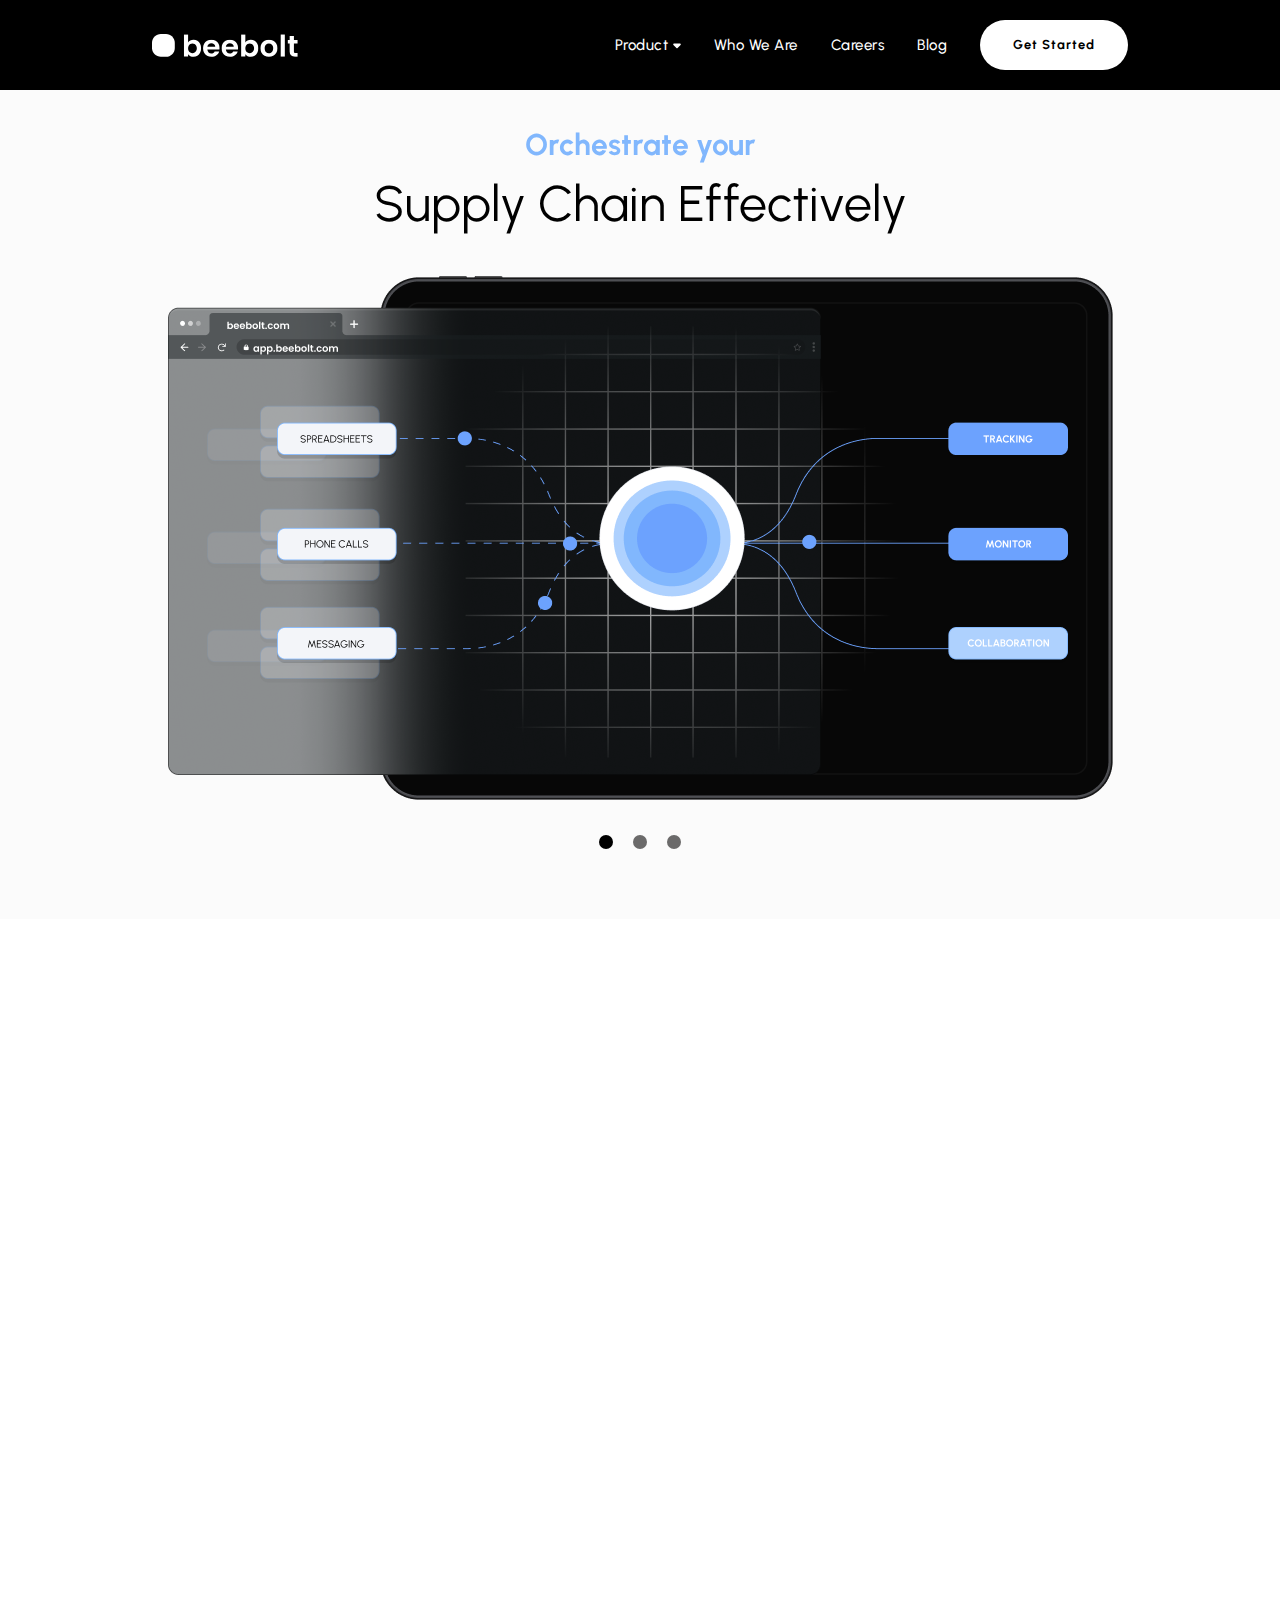
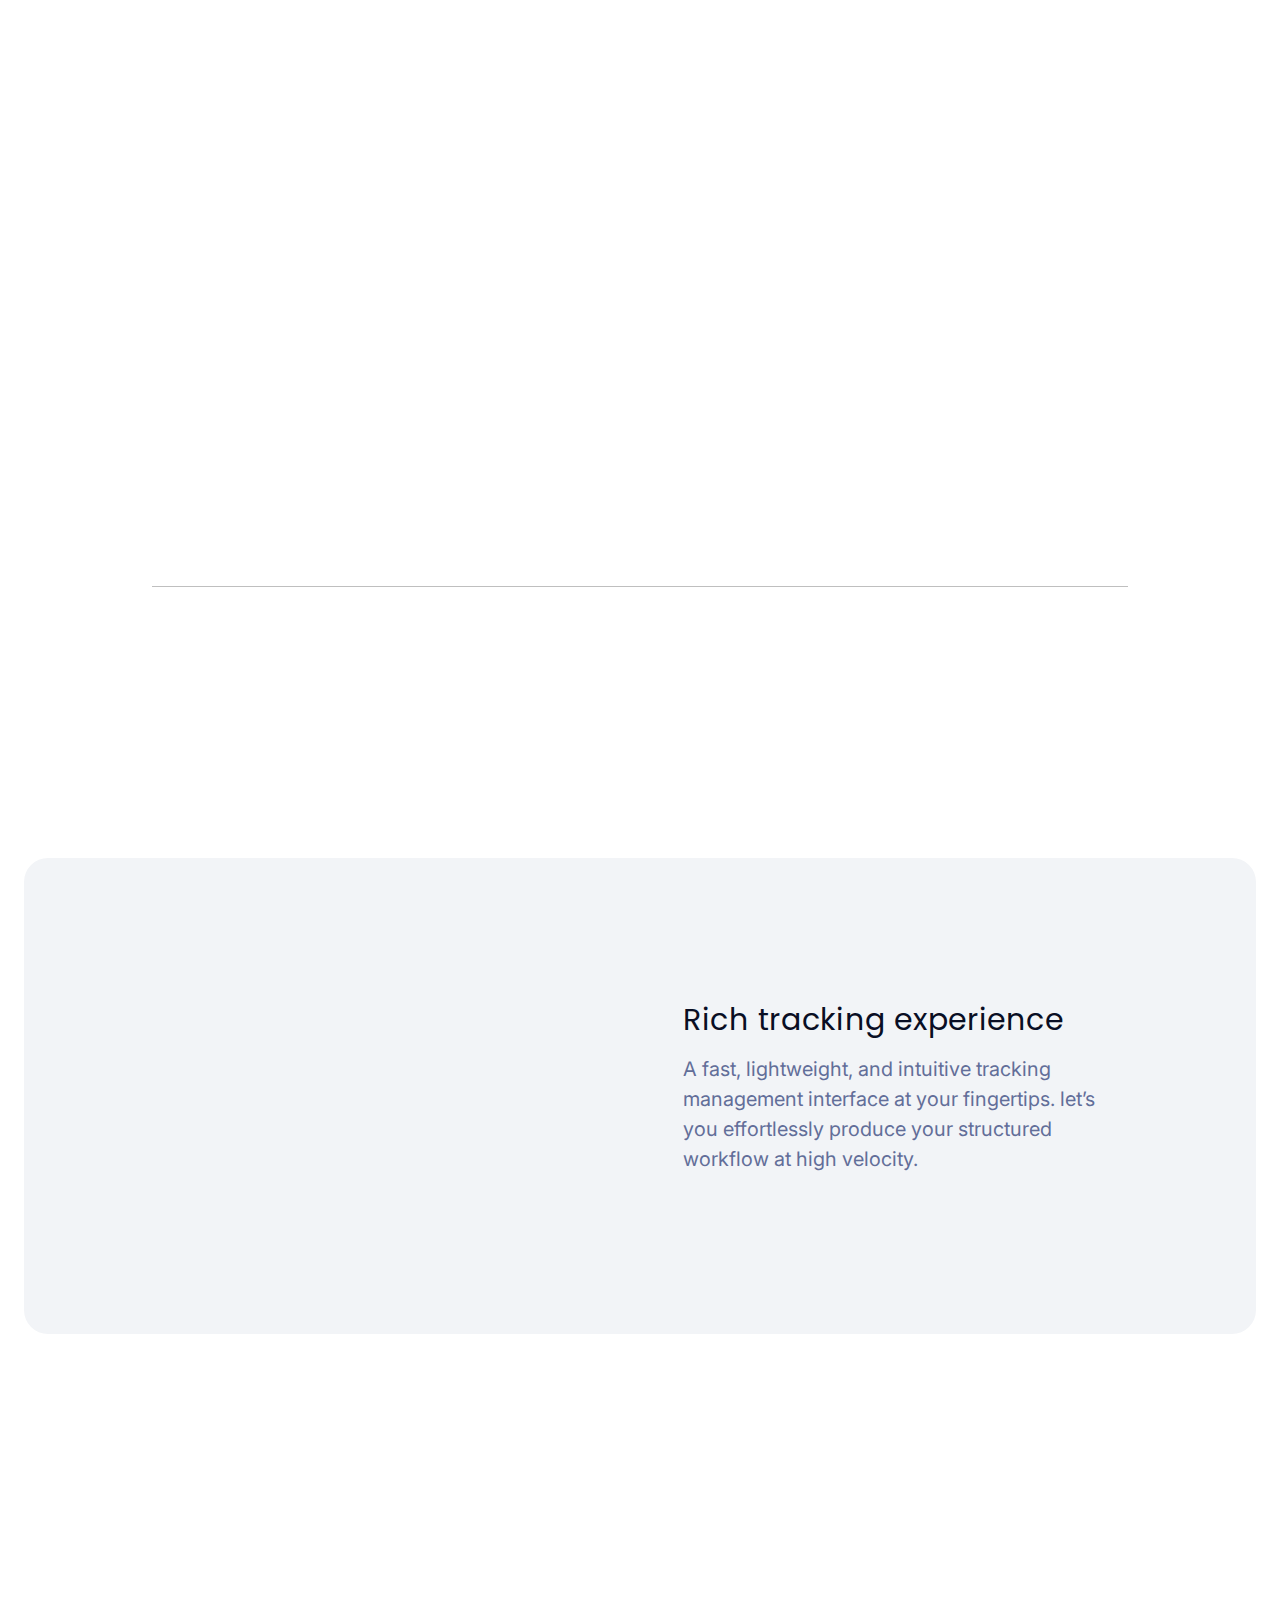
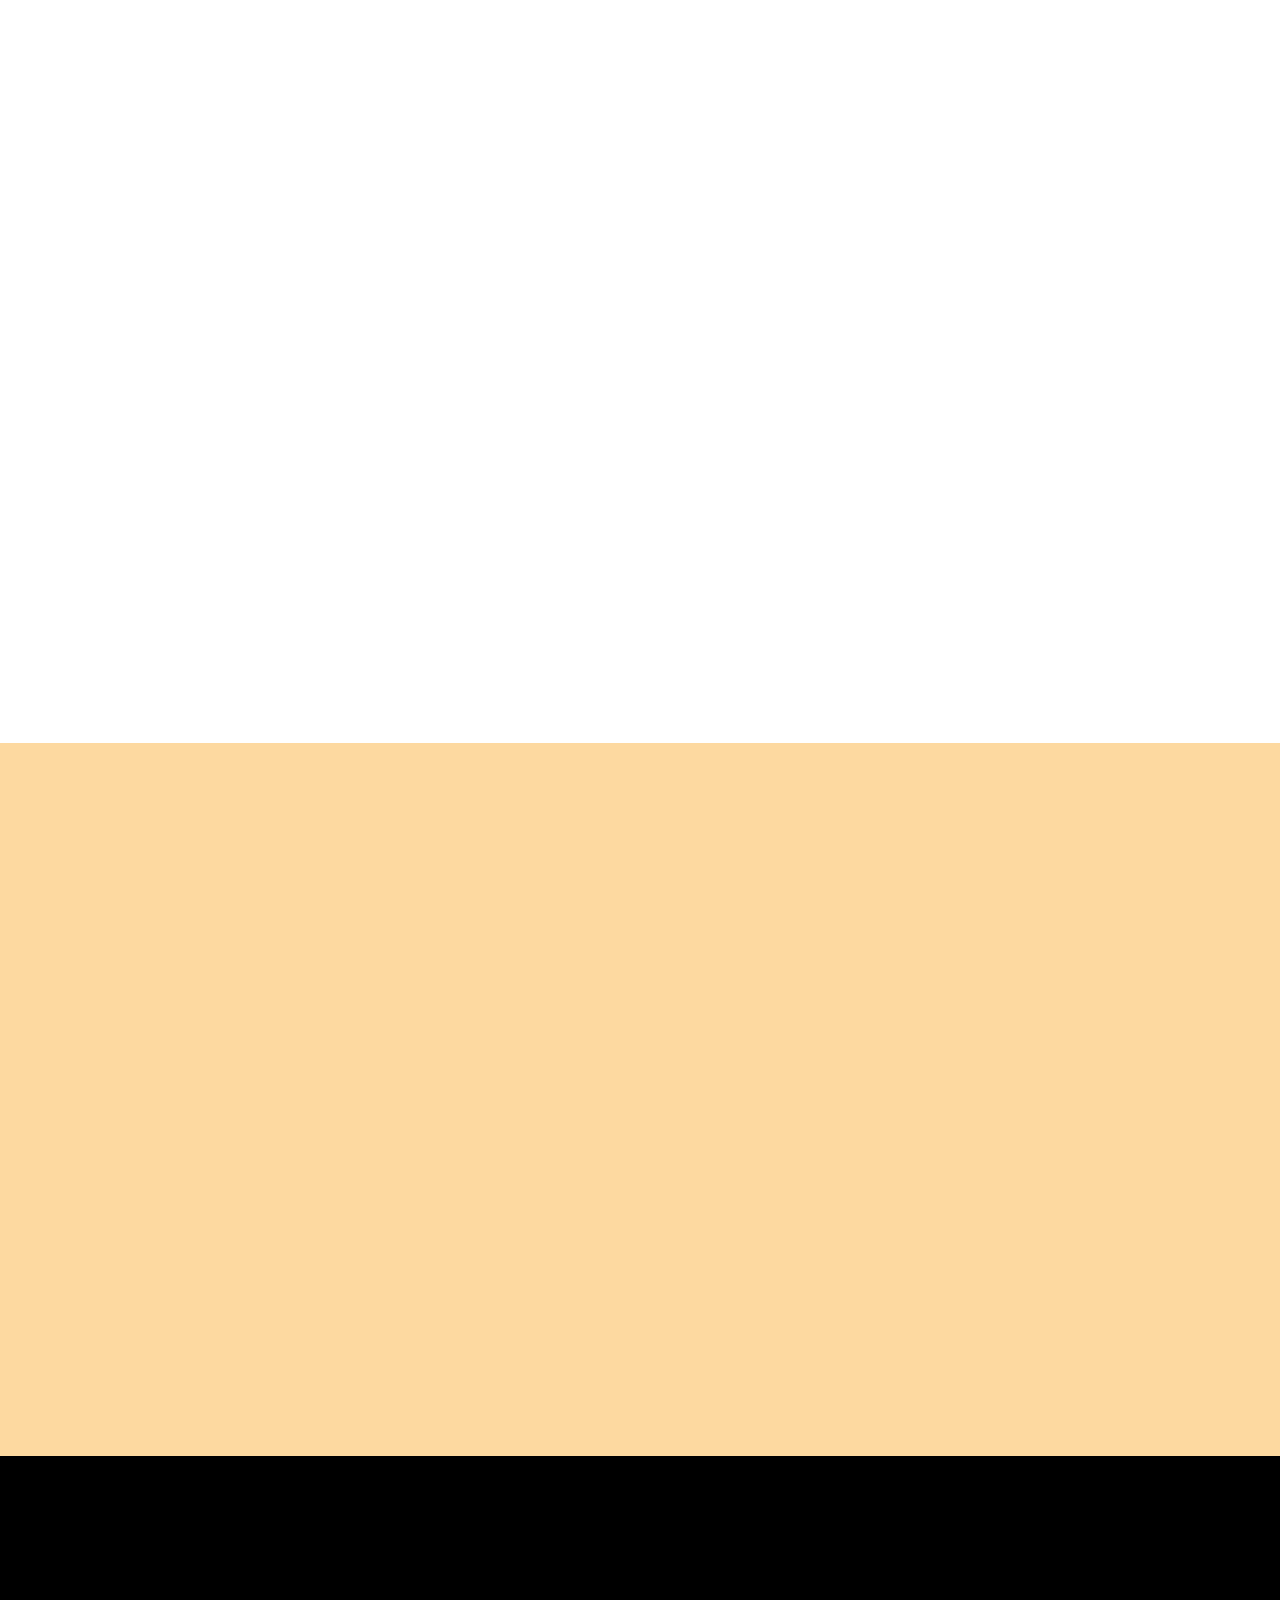
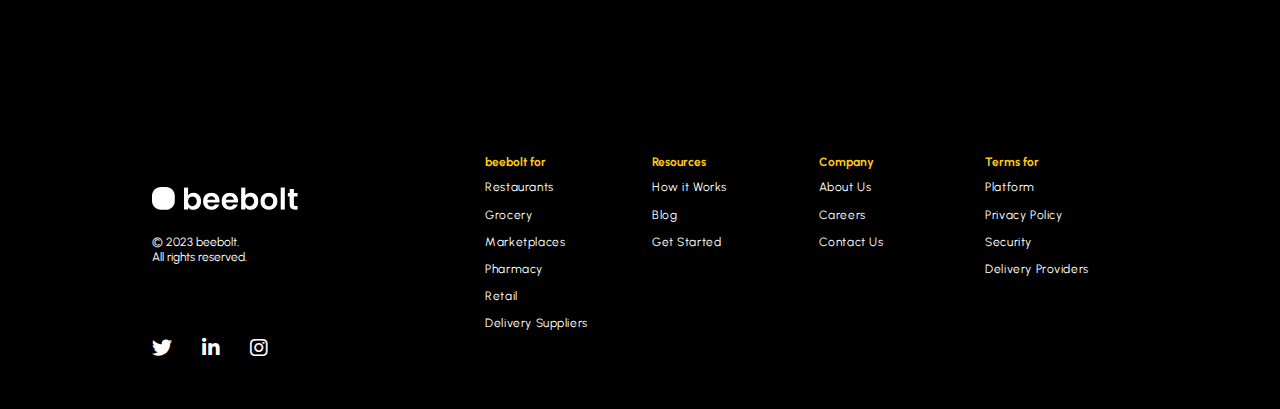
<file: index.html>
<!doctype html>
<html lang="en">

<head>
    <!-- Required meta tags -->
    <meta charset="utf-8">
    <meta name="viewport" content="width=device-width, initial-scale=1">

    <link rel="shortcut icon" href="assets/img/favicon.png" type="image/x-icon">

    <!-- Bootstrap CSS -->
    <link href="assets/css/bootstrap.min.css" rel="stylesheet">
    <link href="assets/css/all.min.css" rel="stylesheet">
    <link href="assets/css/fontawesome.css" rel="stylesheet">
    <link href="assets/css/owl.carousel.min.css" rel="stylesheet">
    <link href="assets/css/aos.css" rel="stylesheet">
    <link href="assets/css/style.css" rel="stylesheet">
    <link href="assets/css/responsive.css" rel="stylesheet">

    <title>Beebolt - Home Page</title>

</head>

<body>

    <!--------- Offcanvas area start --------->
    <div class="offcanvas-area">
        <div class="offcanvas-menu">
            <div class="main-menu">
                <ul class="d-block">
                    <li><a data-bs-toggle="collapse" href="#multiCollapseExample4" role="button" aria-expanded="false"
                            aria-controls="multiCollapseExample4" class="collapsed">
                            Product <i class="far fa-chevron-down"></i></a>
                        <div class="subb-menu collapse " id="multiCollapseExample4">
                            <a href="">Dropdown Option</a><a href="">Dropdown Option</a><a href="">Dropdown Option</a>
                        </div>
                    </li>
                    <li><a href="">Who We Are </a></li>
                    <li><a href="">Careers</a></li>
                    <li><a href="">Blog</a></li>
                </ul>
            </div>
            <div class="header-btn text-center pt-4">
                <a href="">Get Started</a>
            </div>
        </div>
    </div>

    <div class="offcanvas-overlay"></div>
    <!--------- Offcanvas area end --------->


    <!--------- Header area start --------->
    <header class="header">
        <div class="container d-flex align-items-center justify-content-between">
            <div class="header-logo">
                <a href=""><img src="assets/img/header-logo.svg" alt=""></a>
            </div>
            <nav class="header-nav d-flex align-items-center">
                <ul class="m-0 p-0 list-unstyled d-flex align-items-center">
                    <li><a href="">Product <img src="assets/img/sort-down.svg" alt=""></a>
                        <ul>
                            <li><a href="">Dropdown Option</a></li>
                            <li><a href="">Dropdown Option</a></li>
                            <li><a href="">Dropdown Option</a></li>
                            <li><a href="">Dropdown Option</a></li>
                        </ul>
                    </li>
                    <li><a href="">Who We Are </a></li>
                    <li><a href="">Careers</a></li>
                    <li><a href="">Blog</a></li>
                </ul>
                <div class="header-btn">
                    <a href="">Get Started</a>
                </div>
            </nav>
            <div class="menu-open">
                <!-- <i  class="far fa-bars"></i> -->
                <span class="line-1"></span>
                <span class="line-2"></span>
            </div>
        </div>
    </header>
    <!--------- Header area end --------->




    <!--------- Main area start --------->
    <main class="main">

        <!--------- Hero area start --------->
        <section class="hero-slider-area ">
            <div class="container" data-aos="fade-up" data-aos-delay="50" data-aos-duration="1500">
                <div class="common-content   text-center ">
                    <h6>Orchestrate your</h6>
                    <h3>Supply Chain Effectively</h3>
                </div>
                <div class="hero-slider owl-carousel">
                    <div class="hero-slide">
                        <img src="assets/img/slide-thumb.png" alt="">
                    </div>
                    <div class="hero-slide">
                        <img src="assets/img/slide-thumb.png" alt="">
                    </div>
                    <div class="hero-slide">
                        <img src="assets/img/slide-thumb.png" alt="">
                    </div>
                </div>
            </div>
        </section>
        <!--------- Hero area end --------->


        <!--------- Browse area start --------->
        <section class="browse-area">
            <div class="container-md" data-aos="fade-in" data-aos-delay="50" data-aos-duration="1500">
                <div class="text-title text-center">Browse by Use Case</div>
                <div class="browse-slider owl-carousel">
                    <div class="browse-slide">
                        <div class="browse-slide-card">
                            <div class="browse-slide-card-thumb">
                                <img src="assets/img/bt-1.png" alt="">
                                <div class="browse-slide-card-icon">
                                    <img src="assets/img/ci-1.svg" alt="">
                                </div>
                            </div>
                            <div class="browse-slide-card-body">
                                <h6>Logistics Visibility</h6>
                                <a href="" class="browse-card-title">Container Tracking</a>
                                <div class="browse-card-link"><a href=""><img class="me-1"
                                            src="assets/img/arrow-top-right.png" alt=""> Read more</a></div>
                            </div>
                        </div>
                        <h4>FREIGHT TRACKING</h4>
                    </div>
                    <div class="browse-slide">
                        <div class="browse-slide-card">
                            <div class="browse-slide-card-thumb" style="border-color: #DBC7EC;">
                                <img src="assets/img/bt-2.png" alt="">
                                <div class="browse-slide-card-icon">
                                    <img src="assets/img/ci-2.svg" alt="">
                                </div>
                            </div>
                            <div class="browse-slide-card-body">
                                <a href="" class="browse-card-title pt-0">Exception
                                    Management</a>
                                <div class="browse-card-link"><a href=""><img class="me-1"
                                            src="assets/img/arrow-top-right.png" alt=""> Read more</a></div>
                            </div>
                        </div>
                        <h4>FREIGHT COLLABORATION</h4>
                    </div>
                    <div class="browse-slide">
                        <div class="browse-slide-card">
                            <div class="browse-slide-card-thumb" style="border-color: #FDD9A0;">
                                <img src="assets/img/bt-3.png" alt="">
                                <div class="browse-slide-card-icon">
                                    <img src="assets/img/ci-3.svg" alt="">
                                </div>
                            </div>
                            <div class="browse-slide-card-body">
                                <a href="" class="browse-card-title pt-0">Route Planning</a>
                                <div class="browse-card-link"><a href=""><img class="me-1"
                                            src="assets/img/arrow-top-right.png" alt=""> Read more</a></div>
                            </div>
                        </div>
                        <h4>LAST MILE DELIVERY</h4>
                    </div>
                    <div class="browse-slide">
                        <div class="browse-slide-card">
                            <div class="browse-slide-card-thumb">
                                <img src="assets/img/bt-1.png" alt="">
                                <div class="browse-slide-card-icon">
                                    <img src="assets/img/ci-1.svg" alt="">
                                </div>
                            </div>
                            <div class="browse-slide-card-body">
                                <h6>Logistics Visibility</h6>
                                <a href="" class="browse-card-title">Container Tracking</a>
                                <div class="browse-card-link"><a href=""><img class="me-1"
                                            src="assets/img/arrow-top-right.png" alt=""> Read more</a></div>
                            </div>
                        </div>
                        <h4>FREIGHT TRACKING</h4>
                    </div>
                    <div class="browse-slide">
                        <div class="browse-slide-card">
                            <div class="browse-slide-card-thumb" style="border-color: #DBC7EC;">
                                <img src="assets/img/bt-2.png" alt="">
                                <div class="browse-slide-card-icon">
                                    <img src="assets/img/ci-2.svg" alt="">
                                </div>
                            </div>
                            <div class="browse-slide-card-body">
                                <a href="" class="browse-card-title pt-0">Exception
                                    Management</a>
                                <div class="browse-card-link"><a href=""><img class="me-1"
                                            src="assets/img/arrow-top-right.png" alt=""> Read more</a></div>
                            </div>
                        </div>
                        <h4>FREIGHT COLLABORATION</h4>
                    </div>
                    <div class="browse-slide">
                        <div class="browse-slide-card">
                            <div class="browse-slide-card-thumb" style="border-color: #FDD9A0;">
                                <img src="assets/img/bt-3.png" alt="">
                                <div class="browse-slide-card-icon">
                                    <img src="assets/img/ci-3.svg" alt="">
                                </div>
                            </div>
                            <div class="browse-slide-card-body">
                                <a href="" class="browse-card-title pt-0">Route Planning</a>
                                <div class="browse-card-link"><a href=""><img class="me-1"
                                            src="assets/img/arrow-top-right.png" alt=""> Read more</a></div>
                            </div>
                        </div>
                        <h4>LAST MILE DELIVERY</h4>
                    </div>
                    <div class="browse-slide">
                        <div class="browse-slide-card">
                            <div class="browse-slide-card-thumb">
                                <img src="assets/img/bt-1.png" alt="">
                                <div class="browse-slide-card-icon">
                                    <img src="assets/img/ci-1.svg" alt="">
                                </div>
                            </div>
                            <div class="browse-slide-card-body">
                                <h6>Logistics Visibility</h6>
                                <a href="" class="browse-card-title">Container Tracking</a>
                                <div class="browse-card-link"><a href=""><img class="me-1"
                                            src="assets/img/arrow-top-right.png" alt=""> Read more</a></div>
                            </div>
                        </div>
                        <h4>FREIGHT TRACKING</h4>
                    </div>
                    <div class="browse-slide">
                        <div class="browse-slide-card">
                            <div class="browse-slide-card-thumb" style="border-color: #DBC7EC;">
                                <img src="assets/img/bt-2.png" alt="">
                                <div class="browse-slide-card-icon">
                                    <img src="assets/img/ci-2.svg" alt="">
                                </div>
                            </div>
                            <div class="browse-slide-card-body">
                                <a href="" class="browse-card-title pt-0">Exception
                                    Management</a>
                                <div class="browse-card-link"><a href=""><img class="me-1"
                                            src="assets/img/arrow-top-right.png" alt=""> Read more</a></div>
                            </div>
                        </div>
                        <h4>FREIGHT COLLABORATION</h4>
                    </div>
                    <div class="browse-slide">
                        <div class="browse-slide-card">
                            <div class="browse-slide-card-thumb" style="border-color: #FDD9A0;">
                                <img src="assets/img/bt-3.png" alt="">
                                <div class="browse-slide-card-icon">
                                    <img src="assets/img/ci-3.svg" alt="">
                                </div>
                            </div>
                            <div class="browse-slide-card-body">
                                <a href="" class="browse-card-title pt-0">Route Planning</a>
                                <div class="browse-card-link"><a href=""><img class="me-1"
                                            src="assets/img/arrow-top-right.png" alt=""> Read more</a></div>
                            </div>
                        </div>
                        <h4>LAST MILE DELIVERY</h4>
                    </div>
                </div>
            </div>
        </section>
        <!--------- Browse area end --------->


        <!--------- Manage area start --------->
        <section class="manage-area">
            <div class="container">
                <div class="common-content text-center"data-aos="fade-in" data-aos-delay="50" data-aos-duration="1500">
                    <h3>Digitize Shipment Lifecycle Management</h3>
                    <div class="text-20 pt-2">From purchase order to delivery tracking</div>
                </div>
                <div class="shipment-thumb px-4 text-center pt-4 mt-3 pb-5"data-aos="fade-up" data-aos-delay="50" data-aos-duration="1500">
                    <img src="assets/img/shipment-thumb.png" alt="">
                </div>
                <hr>
                <div class="build-wrapper pt-5" data-aos="fade-in" data-aos-delay="50" data-aos-duration="1500">
                    <div class="section-title text-center">
                        <h3>Built for collaboration & governance <span> Effective shipment lifecycle management</span>
                        </h3>
                    </div>
                    <nav>
                        <div class="nav nav-tabs" id="nav-tab" role="tablist">
                            <button class="nav-link active" id="nav-home-tab" data-bs-toggle="tab"
                                data-bs-target="#nav-home" type="button" role="tab" aria-controls="nav-home"
                                aria-selected="true">Tracking experience</button>
                            <button class="nav-link" id="nav-profile-tab" data-bs-toggle="tab"
                                data-bs-target="#nav-profile" type="button" role="tab" aria-controls="nav-profile"
                                aria-selected="false">Components</button>
                            <button class="nav-link" id="nav-contact-tab" data-bs-toggle="tab"
                                data-bs-target="#nav-contact" type="button" role="tab" aria-controls="nav-contact"
                                aria-selected="false">Localization</button>
                            <button class="nav-link" id="nav-contact-tab" data-bs-toggle="tab"
                                data-bs-target="#nav-contact" type="button" role="tab" aria-controls="nav-contact"
                                aria-selected="false">Granular Permissions</button>
                            <button class="nav-link" id="nav-contact-tab" data-bs-toggle="tab"
                                data-bs-target="#nav-contact" type="button" role="tab" aria-controls="nav-contact"
                                aria-selected="false">Custom Workflows</button>
                        </div>
                    </nav>
                </div>
            </div>
            <div class="container-fluid px-lg-4">
                <div class="tab-content" id="nav-tabContent">
                    <div class="tab-pane fade show active" id="nav-home" role="tabpanel" aria-labelledby="nav-home-tab">
                        <div class="build-item">
                            <div class="container">
                                <div class="row align-items-center">
                                    <div class="col-md-6">
                                        <div class="build-thumb"data-aos="fade-right" data-aos-delay="50" data-aos-duration="1500">
                                            <img src="assets/img/rich-thumb.png" alt="">
                                        </div>
                                    </div>
                                    <div class="col-md-6">
                                        <div class="build-content">
                                            <h4>Rich tracking experience</h4>
                                            <p>A fast, lightweight, and intuitive tracking management interface at your
                                                fingertips. let’s you effortlessly produce your structured workflow at
                                                high
                                                velocity.</p>
                                        </div>
                                    </div>
                                </div>
                            </div>
                        </div>
                    </div>
                    <div class="tab-pane fade" id="nav-profile" role="tabpanel" aria-labelledby="nav-profile-tab">
                        <div class="build-item">
                            <div class="container">
                                <div class="row align-items-center">
                                    <div class="col-md-6">
                                        <div class="build-thumb"data-aos="fade-right" data-aos-delay="50" data-aos-duration="1500">
                                            <img src="assets/img/rich-thumb.png" alt="">
                                        </div>
                                    </div>
                                    <div class="col-md-6">
                                        <div class="build-content">
                                            <h4>Rich tracking experience</h4>
                                            <p>A fast, lightweight, and intuitive tracking management interface at your
                                                fingertips. let’s you effortlessly produce your structured workflow at
                                                high
                                                velocity.</p>
                                        </div>
                                    </div>
                                </div>
                            </div>
                        </div>
                    </div>
                    <div class="tab-pane fade" id="nav-contact" role="tabpanel" aria-labelledby="nav-contact-tab">
                        <div class="build-item">
                            <div class="container">
                                <div class="row align-items-center">
                                    <div class="col-md-6">
                                        <div class="build-thumb"data-aos="fade-right" data-aos-delay="50" data-aos-duration="1500">
                                            <img src="assets/img/rich-thumb.png" alt="">
                                        </div>
                                    </div>
                                    <div class="col-md-6">
                                        <div class="build-content">
                                            <h4>Rich tracking experience</h4>
                                            <p>A fast, lightweight, and intuitive tracking management interface at your
                                                fingertips. let’s you effortlessly produce your structured workflow at
                                                high
                                                velocity.</p>
                                        </div>
                                    </div>
                                </div>
                            </div>
                        </div>
                    </div>
                </div>
                <div class="btn-bottom text-center"data-aos="fade-in" data-aos-delay="50" data-aos-duration="1500">
                    <a href="" class="common-btn btn-sky">Explore beebolt <b>freight</b> capabilities <img class="ms-2"
                            src="assets/img/arrow-top-right.png" alt=""></a>
                </div>
            </div>
        </section>
        <!--------- Manage area end --------->


        <!--------- Blog area start --------->
        <section class="blog-area">
            <div class="container">
                <div class="row gx-3">
                    <div class="col-md-6"data-aos="fade-up" data-aos-delay="50" data-aos-duration="1300">
                        <div class="blog-card h-100 mb-md-0">
                            <h4>Blog</h4>
                            <p>Read the latest announcements and updates from the beebolt team.</p>
                            <p><a href=""> <img class="me-1" src="assets/img/arrow-top-right.png" alt=""> Read posts
                                </a></p>
                        </div>
                    </div>
                    <div class="col-md-6">
                        <div class="blog-card"data-aos="fade-up" data-aos-delay="50" data-aos-duration="1500" style="
                        background: #32C896;">
                            <h4>Documentation</h4>
                            <p>Get started with your project with our API and SDK documentation.</p>
                            <p><a href=""> <img class="me-1" src="assets/img/arrow-top-right.png" alt=""> Explore Docs
                                </a></p>
                        </div>
                        <div class="blog-card mb-md-0"data-aos="fade-up" data-aos-delay="50" data-aos-duration="1600" style="background: #805AD5;">
                            <h4>Request a demo</h4>
                            <p>Talk to an expert to learn how beebolt can power your ideas.</p>
                            <p><a href=""> <img class="me-1" src="assets/img/arrow-top-right.png" alt=""> Contact sales
                                </a></p>
                        </div>
                    </div>
                </div>
            </div>
        </section>
        <!--------- Blog area end --------->


        <!--------- CTA area start --------->
        <section class="cta-area">
            <div class="container">
                <div class="cta-wrapper" data-aos="fade-up" data-aos-delay="50" data-aos-duration="1500">
                    <div class="cta-thumb">

                    </div>
                    <div class="cta-content">
                        <h3>Improve your <br>
                            Supply Chain <span>today</span></h3>
                    </div>
                    <div class="cta-btn">
                        <a href="" class="common-btn btn-white " style="border-radius: 50px;">Get Started</a>
                    </div>
                </div>
            </div>
        </section>
        <!--------- CTA area end --------->


        <!--------- Mile area start --------->
        <section class="mile-area">
            <div class="container">
                <div class="common-content text-center "data-aos="fade-in" data-aos-delay="50" data-aos-duration="1500">
                    <h5>Last Mile Delivery</h5>
                    <h2>Easy delivery task <br> management</h2>
                    <div class="common-content-btn pt-3">
                        <a href="" class="common-btn">Get started now</a>
                    </div>
                </div>
                <div class="mile-thumb text-center pt-5"data-aos="fade-up" data-aos-delay="50" data-aos-duration="1500">
                    <img src="assets/img/delivery-thumb.png" alt="">
                </div>

            </div>
        </section>
        <!--------- Mile area end --------->


    </main>
    <!--------- Main area end --------->


    <!--------- Footer area start --------->
    <footer class="footer">
        <div class="container">
            <div class="row">
                <div class="col-lg-4">
                    <div class="footer-item">
                        <div class="footer-logo">
                            <a href=""><img src="assets/img/header-logo.svg" alt=""></a>
                        </div>
                        <p>© 2023 beebolt. <br>
                            All rights reserved.</p>
                        <div class="footer-social d-flex align-items-center">
                            <a href=""><i class="fab fa-twitter"></i></a>
                            <a href=""><i class="fab fa-linkedin-in"></i></a>
                            <a href=""><i class="fab fa-instagram"></i></a>
                        </div>
                    </div>
                </div>
                <div class="col-lg-8">
                    <div class="row">
                        <div class="col-md-3 col-6">
                            <div class="footer-item">
                                <h5>beebolt for </h5>
                                <ul>
                                    <li><a href="">Restaurants</a></li>
                                    <li><a href="">Grocery</a></li>
                                    <li><a href="">Marketplaces</a></li>
                                    <li><a href="">Pharmacy</a></li>
                                    <li><a href="">Retail</a></li>
                                    <li><a href="">Delivery Suppliers</a></li>
                                </ul>
                            </div>
                        </div>
                        <div class="col-md-3 col-6">
                            <div class="footer-item">
                                <h5>Resources </h5>
                                <ul>
                                    <li><a href="">How it Works</a></li>
                                    <li><a href="">Blog</a></li>
                                    <li><a href="">Get Started</a></li>
                                </ul>
                            </div>
                        </div>
                        <div class="col-md-3 col-6">
                            <div class="footer-item">
                                <h5>Company </h5>
                                <ul>
                                    <li><a href="">About Us</a></li>
                                    <li><a href="">Careers</a></li>
                                    <li><a href="">Contact Us</a></li>
                                </ul>
                            </div>
                        </div>
                        <div class="col-md-3 col-6">
                            <div class="footer-item">
                                <h5>Terms for </h5>
                                <ul>
                                    <li><a href="">Platform</a></li>
                                    <li><a href="">Privacy Policy</a></li>
                                    <li><a href="">Security</a></li>
                                    <li><a href="">Delivery Providers</a></li>
                                </ul>
                            </div>
                        </div>
                    </div>
                </div>
            </div>
        </div>
    </footer>
    <!--------- Footer area end --------->





    <script src="assets/js/jquery.min.js"></script>
    <script src="assets/js/bootstrap.min.js"></script>
    <script src="assets/js/popper.js"></script>
    <script src="assets/js/owl.carousel.min.js"></script>
    <script src="assets/js/aos.js"></script>
    <script src="assets/js/main.js"></script>


</body>

</html>
</file>
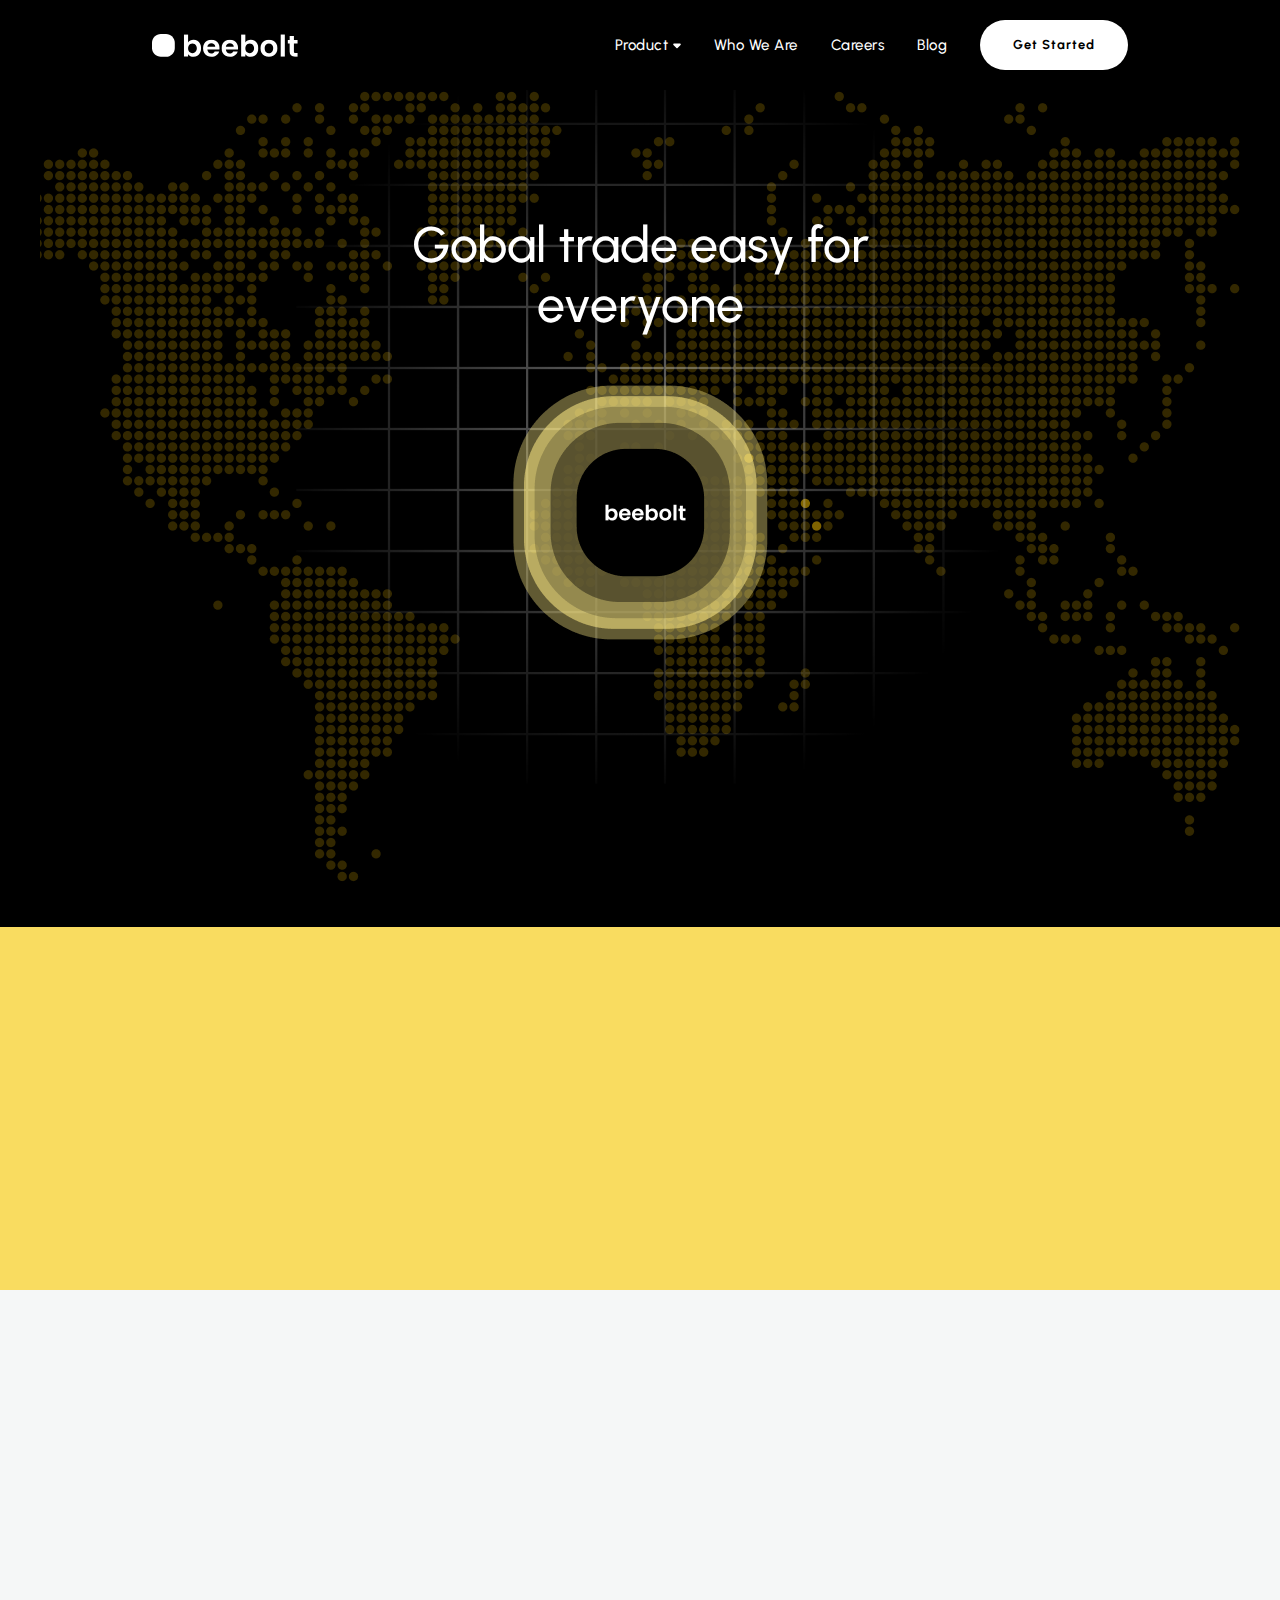
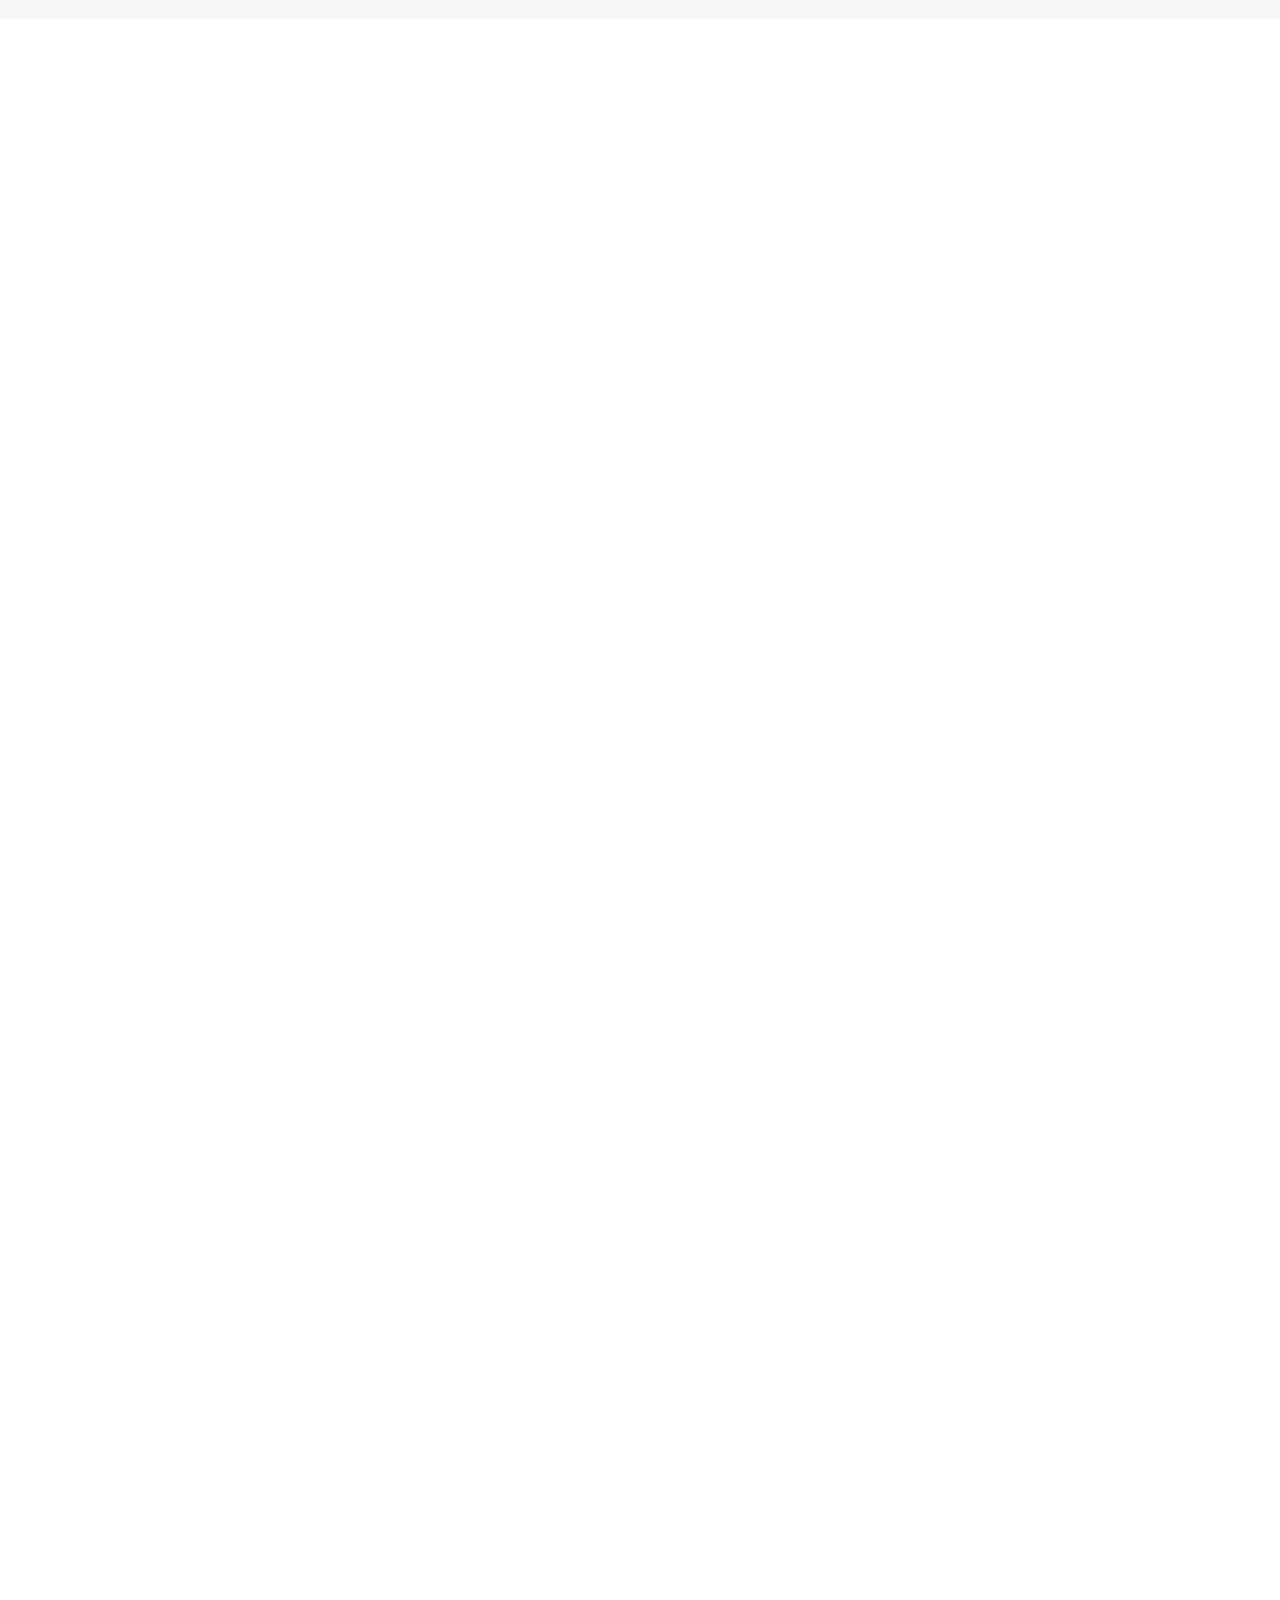
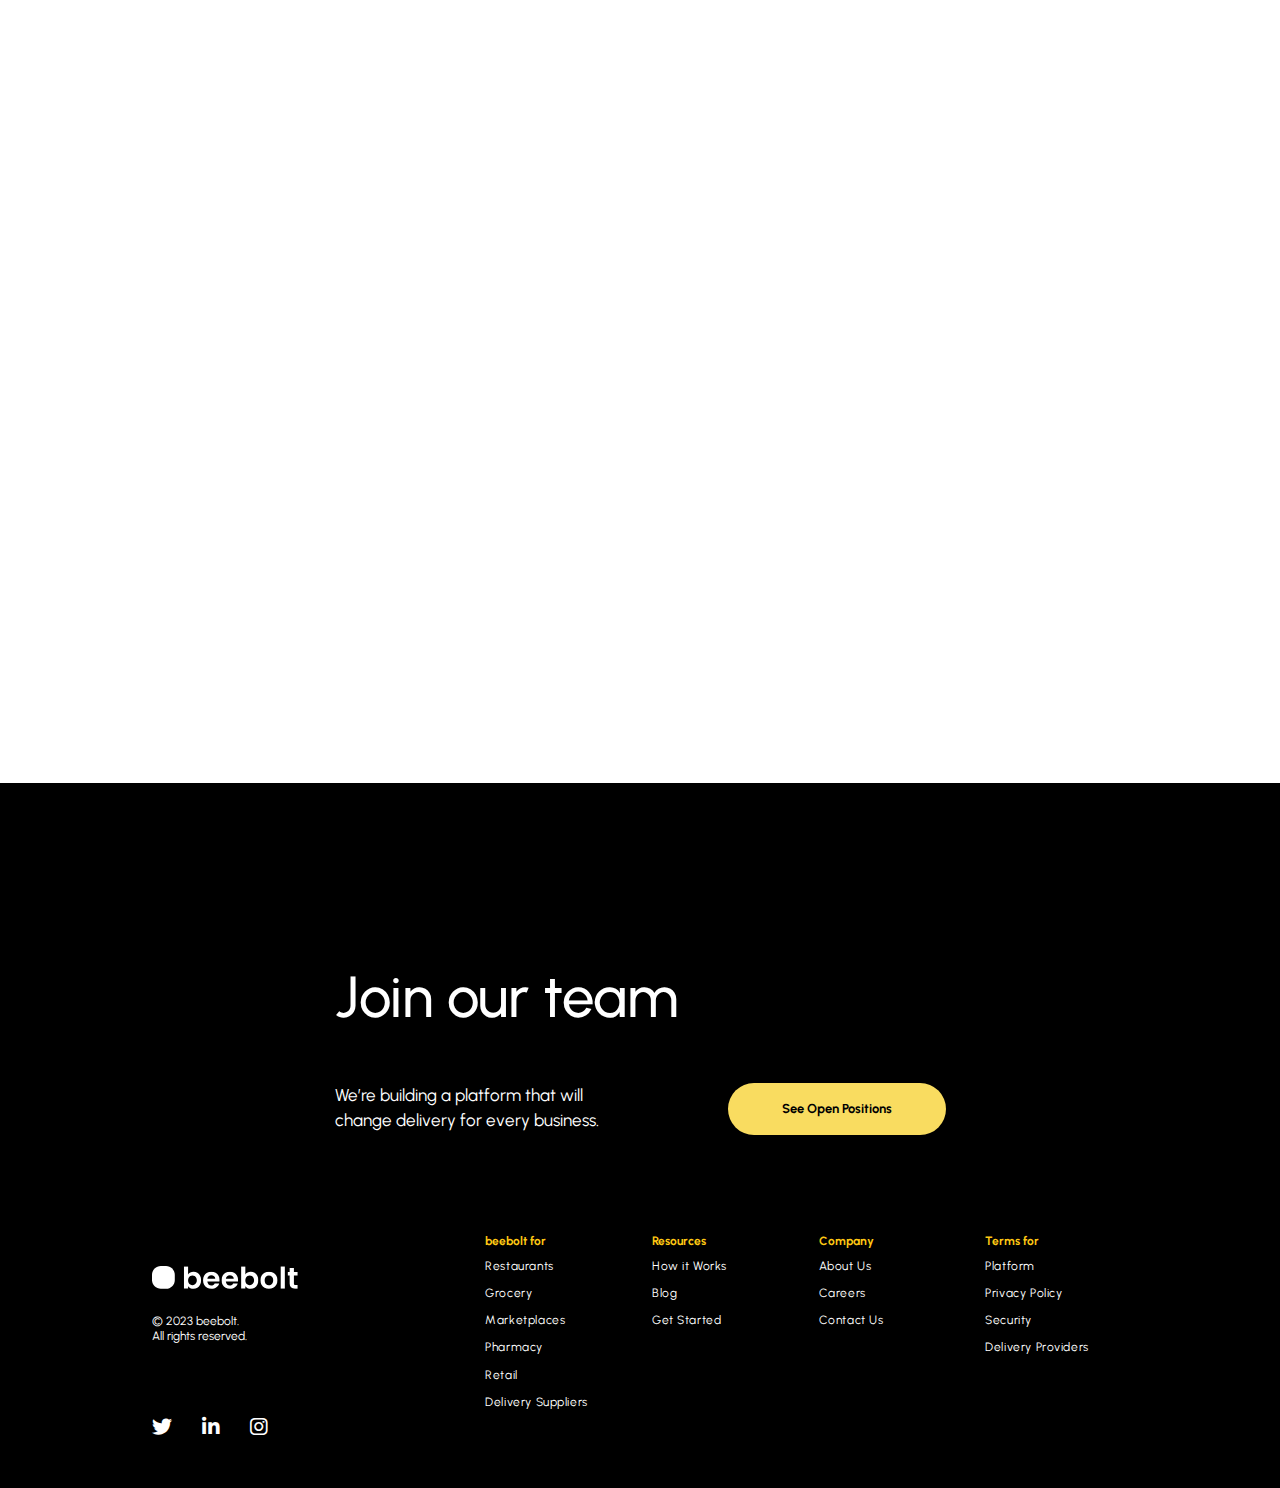
<file: about.html>
<!doctype html>
<html lang="en">

<head>
    <!-- Required meta tags -->
    <meta charset="utf-8">
    <meta name="viewport" content="width=device-width, initial-scale=1">

    <link rel="shortcut icon" href="assets/img/favicon.png" type="image/x-icon">

    <!-- Bootstrap CSS -->
    <link href="assets/css/bootstrap.min.css" rel="stylesheet">
    <link href="assets/css/all.min.css" rel="stylesheet">
    <link href="assets/css/fontawesome.css" rel="stylesheet">
    <link href="assets/css/owl.carousel.min.css" rel="stylesheet">
    <link href="assets/css/aos.css" rel="stylesheet">
    <link href="assets/css/style.css" rel="stylesheet">
    <link href="assets/css/responsive.css" rel="stylesheet">

    <title>About</title>

</head>

<body>


    <!--------- Offcanvas area start --------->
    <div class="offcanvas-area">
        <div class="offcanvas-menu">
            <div class="main-menu">
                <ul class="d-block">
                    <li><a data-bs-toggle="collapse" href="#multiCollapseExample4" role="button" aria-expanded="false"
                            aria-controls="multiCollapseExample4" class="collapsed">
                            Product <i class="far fa-chevron-down"></i></a>
                        <div class="subb-menu collapse " id="multiCollapseExample4">
                            <a href="">Dropdown Option</a><a href="">Dropdown Option</a><a href="">Dropdown Option</a>
                        </div>
                    </li>
                    <li><a href="">Who We Are </a></li>
                    <li><a href="">Careers</a></li>
                    <li><a href="">Blog</a></li>
                </ul>
            </div>
            <div class="header-btn text-center pt-4">
                <a href="">Get Started</a>
            </div>
        </div>
    </div>

    <div class="offcanvas-overlay"></div>
    <!--------- Offcanvas area end --------->


    <!--------- Header area start --------->
    <header class="header">
        <div class="container d-flex align-items-center justify-content-between">
            <div class="header-logo">
                <a href=""><img src="assets/img/header-logo.svg" alt=""></a>
            </div>
            <nav class="header-nav d-flex align-items-center">
                <ul class="m-0 p-0 list-unstyled d-flex align-items-center">
                    <li><a href="">Product <img src="assets/img/sort-down.svg" alt=""></a>
                        <ul>
                            <li><a href="">Dropdown Option</a></li>
                            <li><a href="">Dropdown Option</a></li>
                            <li><a href="">Dropdown Option</a></li>
                            <li><a href="">Dropdown Option</a></li>
                        </ul>
                    </li>
                    <li><a href="">Who We Are </a></li>
                    <li><a href="">Careers</a></li>
                    <li><a href="">Blog</a></li>
                </ul>
                <div class="header-btn">
                    <a href="">Get Started</a>
                </div>
            </nav>
            <div class="menu-open">
                <!-- <i  class="far fa-bars"></i> -->
                <span class="line-1"></span>
                <span class="line-2"></span>
            </div>
        </div>
    </header>
    <!--------- Header area end --------->



    <!--------- Main area start --------->
    <main class="main">

        <section class="about_hero">
            <img src="assets/img/g10.png" class="about_hero_bg" alt="">
            <div class="container">
                <div class="row">
                    <div class="col-lg-12">
                        <div class="about_hero_content" data-aos="fade-up" data-aos-delay="50" data-aos-duration="1500">
                            <img src="assets/img/shape-1.png" class="shape-ah" alt="">
                            <h1>Gobal trade easy for
                                everyone</h1>
                            <i>
                                <img src="assets/img/beebolt.png" alt="">
                            </i>
                        </div>
                    </div>
                </div>
            </div>
        </section>

        <section class="counting-Area">
            <div class="container">
                <div class="row">
                    <div class="col-md-4">
                        <div class="counting_blk" data-aos="fade-up" data-aos-delay="150" data-aos-duration="1500">
                            <h1>100 <i>+</i></h1>
                            <span>Delivery Customers</span>
                        </div>
                    </div>
                    <div class="col-md-4">
                        <div class="counting_blk" data-aos="fade-up" data-aos-delay="350" data-aos-duration="1500">
                            <h1>94 <i>%</i></h1>
                            <span>Coverage in MENA region</span>
                        </div>
                    </div>
                    <div class="col-md-4">
                        <div class="counting_blk" data-aos="fade-up" data-aos-delay="550" data-aos-duration="1500">
                            <h1>3 <i><img src="assets/img/map_maker.svg" alt=""></i></h1>
                            <span>Countries & Counting</span>
                        </div>
                    </div>
                </div>
            </div>
        </section>

        <section class="Backed-Area">
            <div class="container">
                <div class="row">
                    <div class="col-lg-4">
                        <div class="Backed_text" data-aos="fade-up" data-aos-delay="50" data-aos-duration="1500">
                            <h2>Backed by</h2>
                        </div>
                    </div>
                    <div class="col-lg-8" data-aos="fade-up" data-aos-delay="50" data-aos-duration="1500">
                        <div class="Backed_slider owl-carousel">
                            <div class="Backed_blk">
                                <span>LOGO</span>
                            </div>
                            <div class="Backed_blk">
                                <span>LOGO</span>
                            </div>
                            <div class="Backed_blk">
                                <span>LOGO</span>
                            </div>
                            <div class="Backed_blk">
                                <span>LOGO</span>
                            </div>
                            <div class="Backed_blk">
                                <span>LOGO</span>
                            </div>
                            <div class="Backed_blk">
                                <span>LOGO</span>
                            </div>
                        </div>
                    </div>
                </div>
            </div>
        </section>

        <section class="aboutUS-Area">
            <div class="container">
                <div class="row">
                    <div class="col-lg-12">
                        <div class="aboutUS_content">
                            <h1 data-aos="fade-up" data-aos-delay="50" data-aos-duration="1500">About Us</h1>
                            <div class="aboutUS_txt_img" data-aos="fade-up" data-aos-delay="50" data-aos-duration="1500">
                                <p>Beebolt’s story began in 2021 in the midst of a global economic slowdown, where many local businesses were compelled to move quickly towards e-commerce. <br> <br>

                                    Was founded to help businesses by providing the most convenient delivery experience for themselves and their end customers, in addition to the drivers.
                                </p>

                                <i>
                                    <img src="assets/img/ab-sp.png" alt="">
                                </i>
                            </div>
                            <div class="aboutUS_list">
                                <ul>
                                    <li data-aos="fade-up" data-aos-delay="50" data-aos-duration="1500">
                                        <i>
                                            <img src="assets/img/abu-1.png" alt="">
                                        </i>
                                        <div class="aboutUS-list_blk">
                                            <h2>Vision</h2>
                                            <p>Create a world where every business has easy access to global trade opportunities</p>
                                        </div>
                                    </li>
                                    <li data-aos="fade-up" data-aos-delay="250" data-aos-duration="1500">
                                        <i>
                                            <img src="assets/img/abu-2.png" alt="">
                                        </i>
                                        <div class="aboutUS-list_blk">
                                            <h2>Mission</h2>
                                            <p>Empower businesses with a swift, efficient, and simplified supply chain</p>
                                        </div>
                                    </li>
                                    <li data-aos="fade-up" data-aos-delay="350" data-aos-duration="1500">
                                        <i>
                                            <img src="assets/img/abu-3.png" alt="">
                                        </i>
                                        <div class="aboutUS-list_blk">
                                            <h2>Values</h2>
                                            <hr>
                                            <ul>
                                                <li>Customer obsessed</li>
                                                <li>We embrace ambiguity</li>
                                                <li>We inspire and empower</li>
                                                <li>The best ideas win</li>
                                                <li>We persist and resist</li>
                                                <li>We disagree and commit</li>
                                            </ul>
                                        </div>
                                    </li>
                                </ul>
                            </div>
                        </div>
                    </div>
                </div>
            </div>
        </section>

        <section class="story-Area">
            <div class="container">
                <div class="row">
                    <div class="col-lg">
                        <div class="story_content" data-aos="fade-up" data-aos-delay="50" data-aos-duration="1500">
                            <h1>Delivery across <br> the globe</h1>
                            <p>In July 2022, we started a journey to empower every business in MENA region to be able to step up their delivery service</p>
                            <a href="#">Read the Story</a>
                            <div class="story_frame thum" data-aos="fade-up" data-aos-delay="50" data-aos-duration="1500">
                                <span>THUMBNAIL</span>
                                <a href="#" class="play_btn"><i class="fas fa-play"></i></a>
                            </div>
                        </div>
                    </div>
                </div>
            </div>
        </section>
    
        <section class="cta-area mb- pb-0">
            <div class="container">
                <div class="cta-wrapper   bg-yellow" data-aos="fade-up" data-aos-delay="50" data-aos-duration="1500">
                    <div class="cta-thumb">

                    </div>
                    <div class="cta-content">
                        <h3>Improve your <br>
                            Supply Chain <span>today</span></h3>
                    </div>
                    <div class="cta-btn">
                        <a href="" class="common-btn btn-white " style="border-radius: 50px;">Get Started</a>
                    </div>
                </div>
            </div>
        </section>

    </main>
    <!--------- Main area end --------->


    <!--------- Footer area start --------->
    <footer class="footer">
        <div class="container">
            <div class="row">
                <div class="join_team">
                    <h1>Join our team</h1>
                    <div class="join_team_text">
                        <p>We’re building a platform that will change delivery for every business.</p>
                        <a href="#" class="common-btn btn-white">See Open Positions</a>
                    </div>
                </div>
            </div>
            <div class="row">
                <div class="col-lg-4">
                    <div class="footer-item">
                        <div class="footer-logo">
                            <a href=""><img src="assets/img/header-logo.svg" alt=""></a>
                        </div>
                        <p>© 2023 beebolt. <br>
                            All rights reserved.</p>
                        <div class="footer-social d-flex align-items-center">
                            <a href=""><i class="fab fa-twitter"></i></a>
                            <a href=""><i class="fab fa-linkedin-in"></i></a>
                            <a href=""><i class="fab fa-instagram"></i></a>
                        </div>
                    </div>
                </div>
                <div class="col-lg-8">
                    <div class="row">
                        <div class="col-md-3 col-6">
                            <div class="footer-item">
                                <h5>beebolt for </h5>
                                <ul>
                                    <li><a href="">Restaurants</a></li>
                                    <li><a href="">Grocery</a></li>
                                    <li><a href="">Marketplaces</a></li>
                                    <li><a href="">Pharmacy</a></li>
                                    <li><a href="">Retail</a></li>
                                    <li><a href="">Delivery Suppliers</a></li>
                                </ul>
                            </div>
                        </div>
                        <div class="col-md-3 col-6">
                            <div class="footer-item">
                                <h5>Resources </h5>
                                <ul>
                                    <li><a href="">How it Works</a></li>
                                    <li><a href="">Blog</a></li>
                                    <li><a href="">Get Started</a></li>
                                </ul>
                            </div>
                        </div>
                        <div class="col-md-3 col-6">
                            <div class="footer-item">
                                <h5>Company </h5>
                                <ul>
                                    <li><a href="">About Us</a></li>
                                    <li><a href="">Careers</a></li>
                                    <li><a href="">Contact Us</a></li>
                                </ul>
                            </div>
                        </div>
                        <div class="col-md-3 col-6">
                            <div class="footer-item">
                                <h5>Terms for </h5>
                                <ul>
                                    <li><a href="">Platform</a></li>
                                    <li><a href="">Privacy Policy</a></li>
                                    <li><a href="">Security</a></li>
                                    <li><a href="">Delivery Providers</a></li>
                                </ul>
                            </div>
                        </div>
                    </div>
                </div>
            </div>
        </div>
    </footer>
    <!--------- Footer area end --------->





    <script src="assets/js/jquery.min.js"></script>
    <script src="assets/js/bootstrap.min.js"></script>
    <script src="assets/js/popper.js"></script>
    <script src="assets/js/owl.carousel.min.js"></script>
    <script src="assets/js/aos.js"></script>
    <script src="assets/js/main.js"></script>



</body>

</html>
</file>
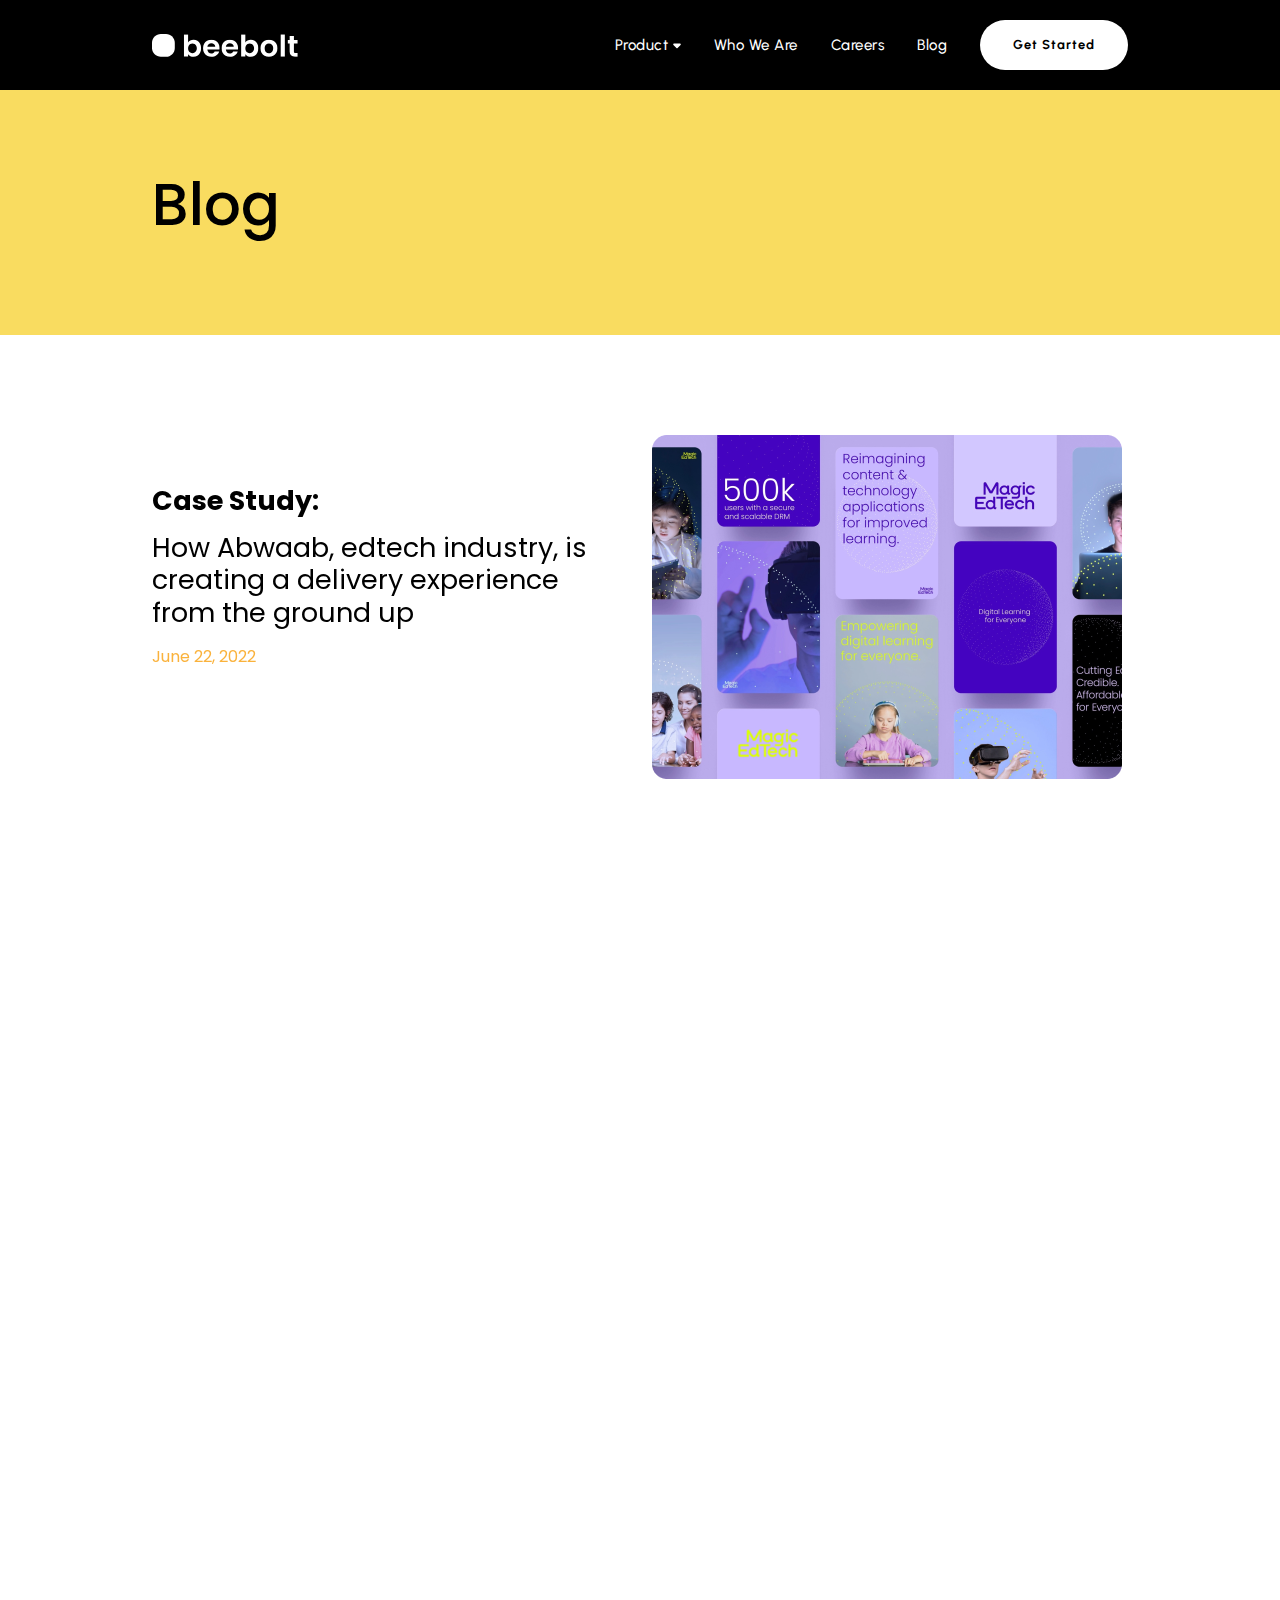
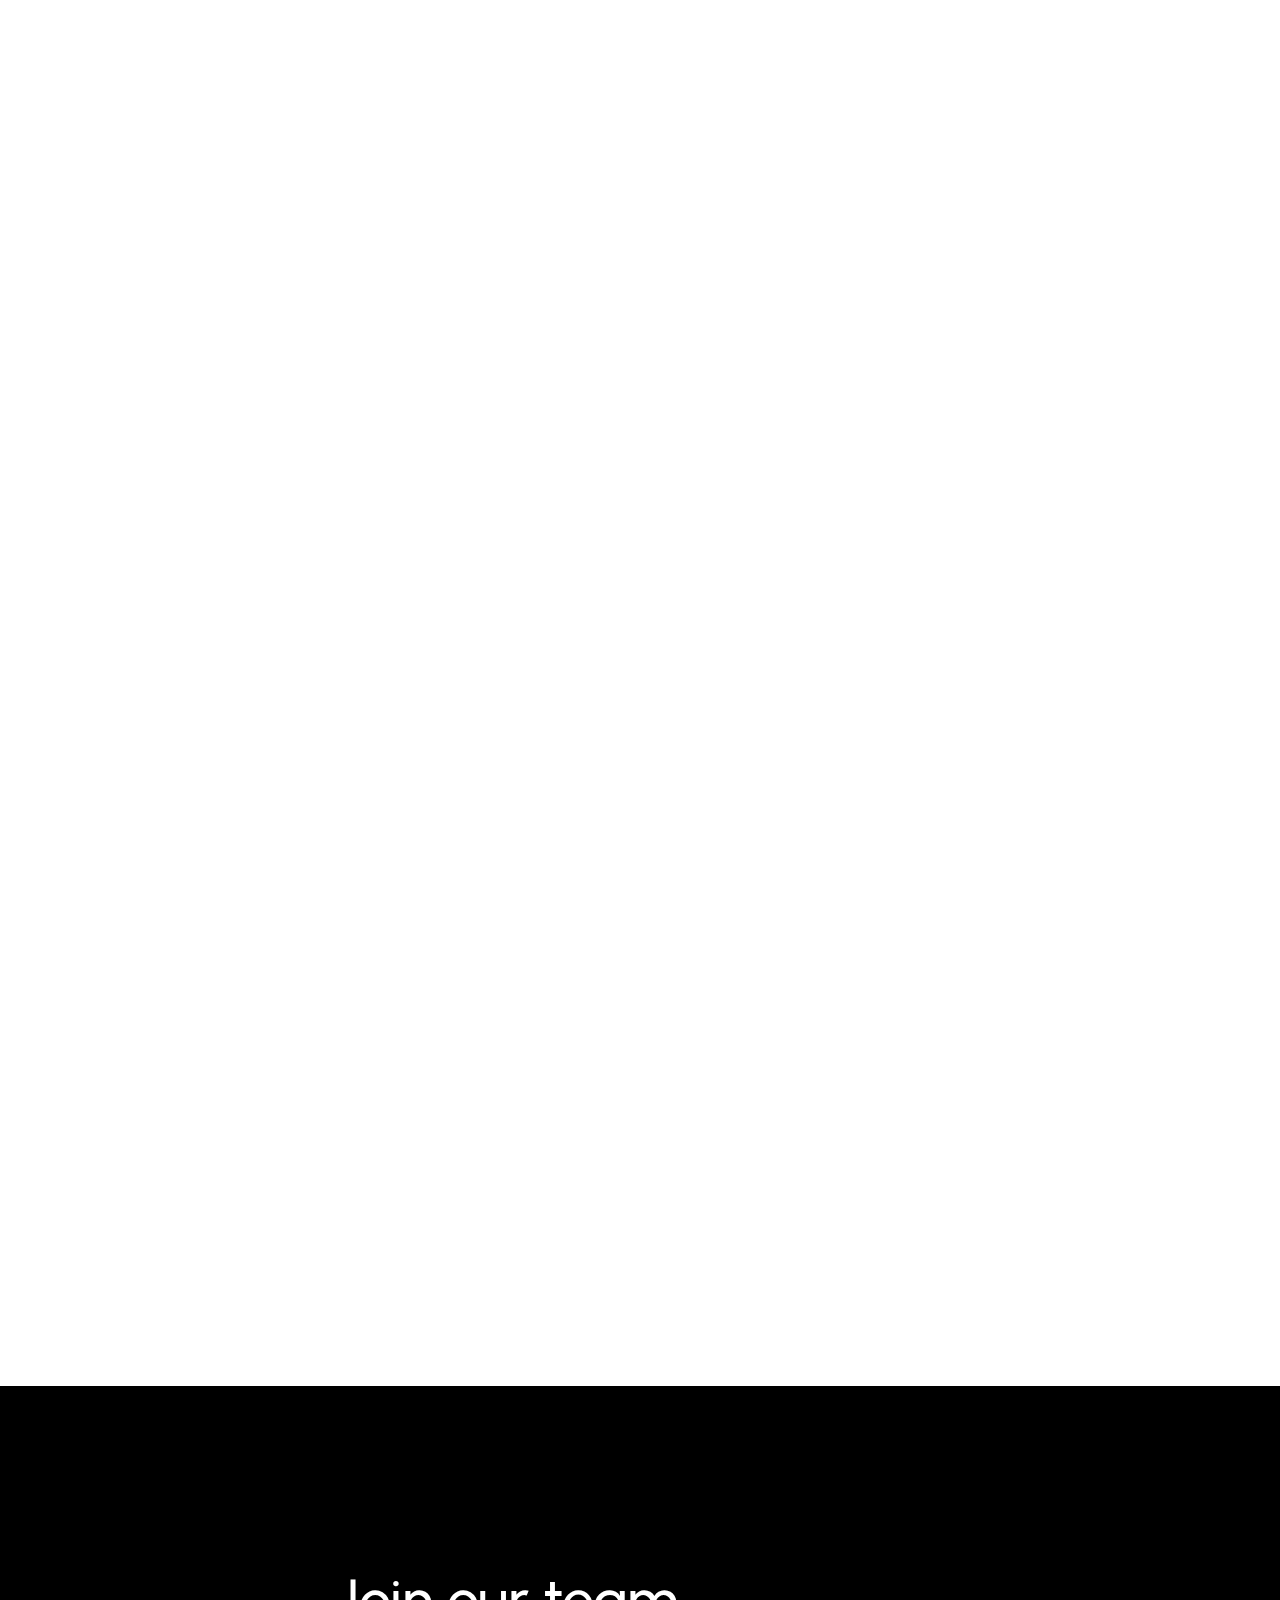
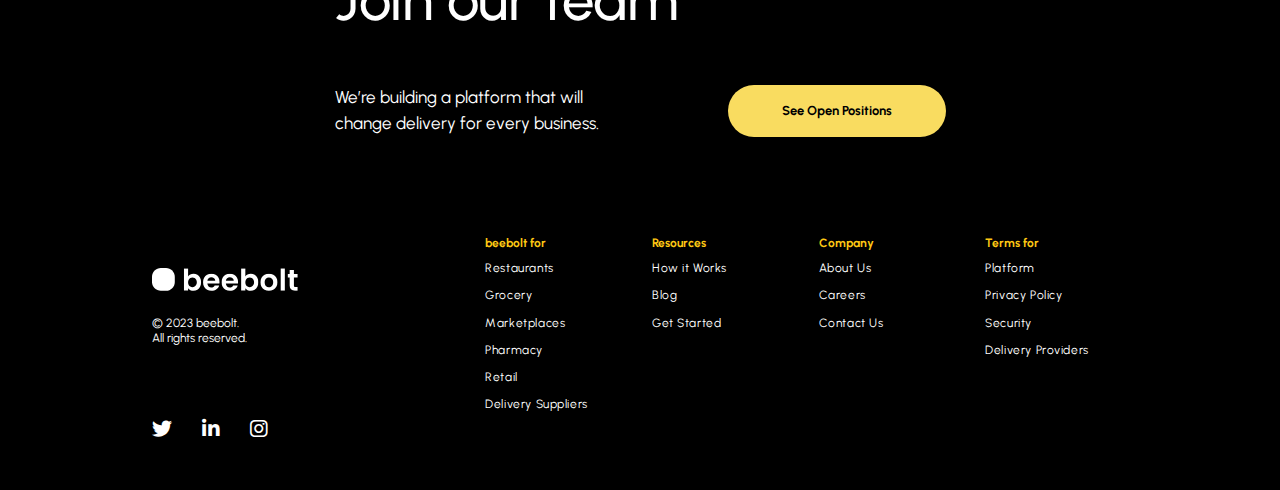
<file: all-Post.html>
<!doctype html>
<html lang="en">

<head>
    <!-- Required meta tags -->
    <meta charset="utf-8">
    <meta name="viewport" content="width=device-width, initial-scale=1">

    <link rel="shortcut icon" href="assets/img/favicon.png" type="image/x-icon">

    <!-- Bootstrap CSS -->
    <link href="assets/css/bootstrap.min.css" rel="stylesheet">
    <link href="assets/css/all.min.css" rel="stylesheet">
    <link href="assets/css/fontawesome.css" rel="stylesheet">
    <link href="assets/css/owl.carousel.min.css" rel="stylesheet">
    <link href="assets/css/aos.css" rel="stylesheet">
    <link href="assets/css/style.css" rel="stylesheet">
    <link href="assets/css/responsive.css" rel="stylesheet">

    <title>All post</title>

</head>

<body>


    <!--------- Offcanvas area start --------->
    <div class="offcanvas-area">
        <div class="offcanvas-menu">
            <div class="main-menu">
                <ul class="d-block">
                    <li><a data-bs-toggle="collapse" href="#multiCollapseExample4" role="button" aria-expanded="false"
                            aria-controls="multiCollapseExample4" class="collapsed">
                            Product <i class="far fa-chevron-down"></i></a>
                        <div class="subb-menu collapse " id="multiCollapseExample4">
                            <a href="">Dropdown Option</a><a href="">Dropdown Option</a><a href="">Dropdown Option</a>
                        </div>
                    </li>
                    <li><a href="">Who We Are </a></li>
                    <li><a href="">Careers</a></li>
                    <li><a href="">Blog</a></li>
                </ul>
            </div>
            <div class="header-btn text-center pt-4">
                <a href="">Get Started</a>
            </div>
        </div>
    </div>

    <div class="offcanvas-overlay"></div>
    <!--------- Offcanvas area end --------->


    <!--------- Header area start --------->
    <header class="header">
        <div class="container d-flex align-items-center justify-content-between">
            <div class="header-logo">
                <a href=""><img src="assets/img/header-logo.svg" alt=""></a>
            </div>
            <nav class="header-nav d-flex align-items-center">
                <ul class="m-0 p-0 list-unstyled d-flex align-items-center">
                    <li><a href="">Product <img src="assets/img/sort-down.svg" alt=""></a>
                        <ul>
                            <li><a href="">Dropdown Option</a></li>
                            <li><a href="">Dropdown Option</a></li>
                            <li><a href="">Dropdown Option</a></li>
                            <li><a href="">Dropdown Option</a></li>
                        </ul>
                    </li>
                    <li><a href="">Who We Are </a></li>
                    <li><a href="">Careers</a></li>
                    <li><a href="">Blog</a></li>
                </ul>
                <div class="header-btn">
                    <a href="">Get Started</a>
                </div>
            </nav>
            <div class="menu-open">
                <!-- <i  class="far fa-bars"></i> -->
                <span class="line-1"></span>
                <span class="line-2"></span>
            </div>
        </div>
    </header>
    <!--------- Header area end --------->



    <!--------- Main area start --------->
    <main class="main">


        <!--------- hero area start --------->
        <section class="hero-area hero_v2">
            <div class="container">
                <div class="row">
                    <div class="col-lg-12">
                        <div class="hero_text" data-aos="fade-up" data-aos-delay="50" data-aos-duration="1500">
                            <h1>Blog</h1>
                        </div>
                    </div>
                </div>
            </div>
        </section>
        <!--------- hero area end --------->


        <!--------- case_Study area start --------->
        <section class="case_Study-area">
            <div class="container">
                <div class="row">
                    <div class="col-lg-6 col-md-5" data-aos="fade-up" data-aos-delay="50" data-aos-duration="1500">
                        <div class="cs_text">
                            <h3>Case Study: </h3>
                            <p>How Abwaab, edtech industry, is creating a delivery experience from the ground up</p>
                            <span>June 22, 2022</span>
                        </div>
                    </div>
                    <div class="col-lg-6 col-md-7" data-aos="fade-up" data-aos-delay="50" data-aos-duration="1500">
                        <div class="cs_img">
                            <i>
                                <img src="assets/img/cs-1.png" alt="">
                            </i>
                        </div>
                    </div>
                </div>
                <div class="row">
                    <div class="col-lg-6 col-md-5" data-aos="fade-up" data-aos-delay="50" data-aos-duration="1500">
                        <div class="cs_text">
                            <p>4 Ways Flexible Delivery Can Boost Business During the Sports Day</p>
                            <span>May 30, 2023</span>
                        </div>
                    </div>
                    <div class="col-lg-6 col-md-7" data-aos="fade-up" data-aos-delay="50" data-aos-duration="1500">
                        <div class="cs_img">
                            <i>
                                <img src="assets/img/cs-2.png" alt="">
                            </i>
                        </div>
                    </div>
                </div>
                <div class="row">
                    <div class="col-lg-6 col-md-5" data-aos="fade-up" data-aos-delay="50" data-aos-duration="1500">
                        <div class="cs_text">
                            <p>beebolt raises $17M in total funding to power reliable, local delivery for businesses in Saudi</p>
                            <span>April  26, 2023</span>
                        </div>
                    </div>
                    <div class="col-lg-6 col-md-7" data-aos="fade-up" data-aos-delay="50" data-aos-duration="1500">
                        <div class="cs_img">
                            <i>
                                <img src="assets/img/cs-3.png" alt="">
                            </i>
                        </div>
                    </div>
                </div>
                <div class="row">
                    <div class="col-lg-6 col-md-5" data-aos="fade-up" data-aos-delay="50" data-aos-duration="1500">
                        <div class="cs_text">
                            <p>beebolt named the first startup delivery unicorn in the region with current valuation +1B</p>
                            <span>July 23, 2024</span>
                        </div>
                    </div>
                    <div class="col-lg-6 col-md-7" data-aos="fade-up" data-aos-delay="50" data-aos-duration="1500">
                        <div class="cs_img">
                            <i>
                                <img src="assets/img/cs-4.png" alt="">
                            </i>
                        </div>
                    </div>
                </div>
            </div>
        </section>
        <!---------  area end --------->


        <!--------- postCard area start --------->
        <section class="postCard-area">
            <div class="container">
                <div class="row">
                    <div class="col-lg-4 col-md-6">
                        <div class="postCard_blk starting" data-aos="fade-up" data-aos-delay="50" data-aos-duration="1500">
                            <h2>Move from <br> 
                                A to B <br>
                                starting <br>
                                today</h2>
                            <p>Here is how we help our users from any industry for any job</p>
                        </div>
                    </div>
                    <div class="col-lg-4 col-md-6">
                        <div class="postCard_blk pos_res" data-aos="fade-up" data-aos-delay="50" data-aos-duration="1500">
                            <img src="assets/img/post_c1.png" alt="">
                            <h2>For <br>
                                Restaurants</h2>
                        </div>
                    </div>
                    <div class="col-lg-4 col-md-6">
                        <div class="postCard_blk Started" data-aos="fade-up" data-aos-delay="50" data-aos-duration="1500">
                            <img src="assets/img/post_c2.png" alt="">
                            <a href=" " class="common-btn btn-white">Get Started</a>
                        </div>
                    </div>
                </div>
            </div>
        </section>
        <!--------- postCard area end --------->


        <section class="cta-area cta_v2  mb- pb-0">
            <div class="container">
                <div class="cta-wrapper   bg-yellow" data-aos="fade-up" data-aos-delay="50" data-aos-duration="1500">
                    <div class="cta-thumb">
                        <span>THUMBNAIL</span>
                    </div>
                    <div class="cta-wrp">
                        <div class="cta-content">
                            <h3>Improve your <br> delivery <span>today</span></h3>
                        </div>
                        <div class="cta-btn">
                            <a href="" class="common-btn btn-white " style="border-radius: 50px;">Get Started</a>
                        </div>
                    </div>
                </div>
            </div>
        </section>

    </main>
    <!--------- Main area end --------->


    <!--------- Footer area start --------->
    <footer class="footer">
        <div class="container">
            <div class="row">
                <div class="join_team">
                    <h1>Join our team</h1>
                    <div class="join_team_text">
                        <p>We’re building a platform that will change delivery for every business.</p>
                        <a href="#" class="common-btn btn-white">See Open Positions</a>
                    </div>
                </div>
            </div>
            <div class="row">
                <div class="col-lg-4">
                    <div class="footer-item">
                        <div class="footer-logo">
                            <a href=""><img src="assets/img/header-logo.svg" alt=""></a>
                        </div>
                        <p>© 2023 beebolt. <br>
                            All rights reserved.</p>
                        <div class="footer-social d-flex align-items-center">
                            <a href=""><i class="fab fa-twitter"></i></a>
                            <a href=""><i class="fab fa-linkedin-in"></i></a>
                            <a href=""><i class="fab fa-instagram"></i></a>
                        </div>
                    </div>
                </div>
                <div class="col-lg-8">
                    <div class="row">
                        <div class="col-md-3 col-6">
                            <div class="footer-item">
                                <h5>beebolt for </h5>
                                <ul>
                                    <li><a href="">Restaurants</a></li>
                                    <li><a href="">Grocery</a></li>
                                    <li><a href="">Marketplaces</a></li>
                                    <li><a href="">Pharmacy</a></li>
                                    <li><a href="">Retail</a></li>
                                    <li><a href="">Delivery Suppliers</a></li>
                                </ul>
                            </div>
                        </div>
                        <div class="col-md-3 col-6">
                            <div class="footer-item">
                                <h5>Resources </h5>
                                <ul>
                                    <li><a href="">How it Works</a></li>
                                    <li><a href="">Blog</a></li>
                                    <li><a href="">Get Started</a></li>
                                </ul>
                            </div>
                        </div>
                        <div class="col-md-3 col-6">
                            <div class="footer-item">
                                <h5>Company </h5>
                                <ul>
                                    <li><a href="">About Us</a></li>
                                    <li><a href="">Careers</a></li>
                                    <li><a href="">Contact Us</a></li>
                                </ul>
                            </div>
                        </div>
                        <div class="col-md-3 col-6">
                            <div class="footer-item">
                                <h5>Terms for </h5>
                                <ul>
                                    <li><a href="">Platform</a></li>
                                    <li><a href="">Privacy Policy</a></li>
                                    <li><a href="">Security</a></li>
                                    <li><a href="">Delivery Providers</a></li>
                                </ul>
                            </div>
                        </div>
                    </div>
                </div>
            </div>
        </div>
    </footer>
    <!--------- Footer area end --------->


    <script src="assets/js/jquery.min.js"></script>
    <script src="assets/js/bootstrap.min.js"></script>
    <script src="assets/js/popper.js"></script>
    <script src="assets/js/owl.carousel.min.js"></script>
    <script src="assets/js/aos.js"></script>
    <script src="assets/js/main.js"></script>



</body>

</html>
</file>
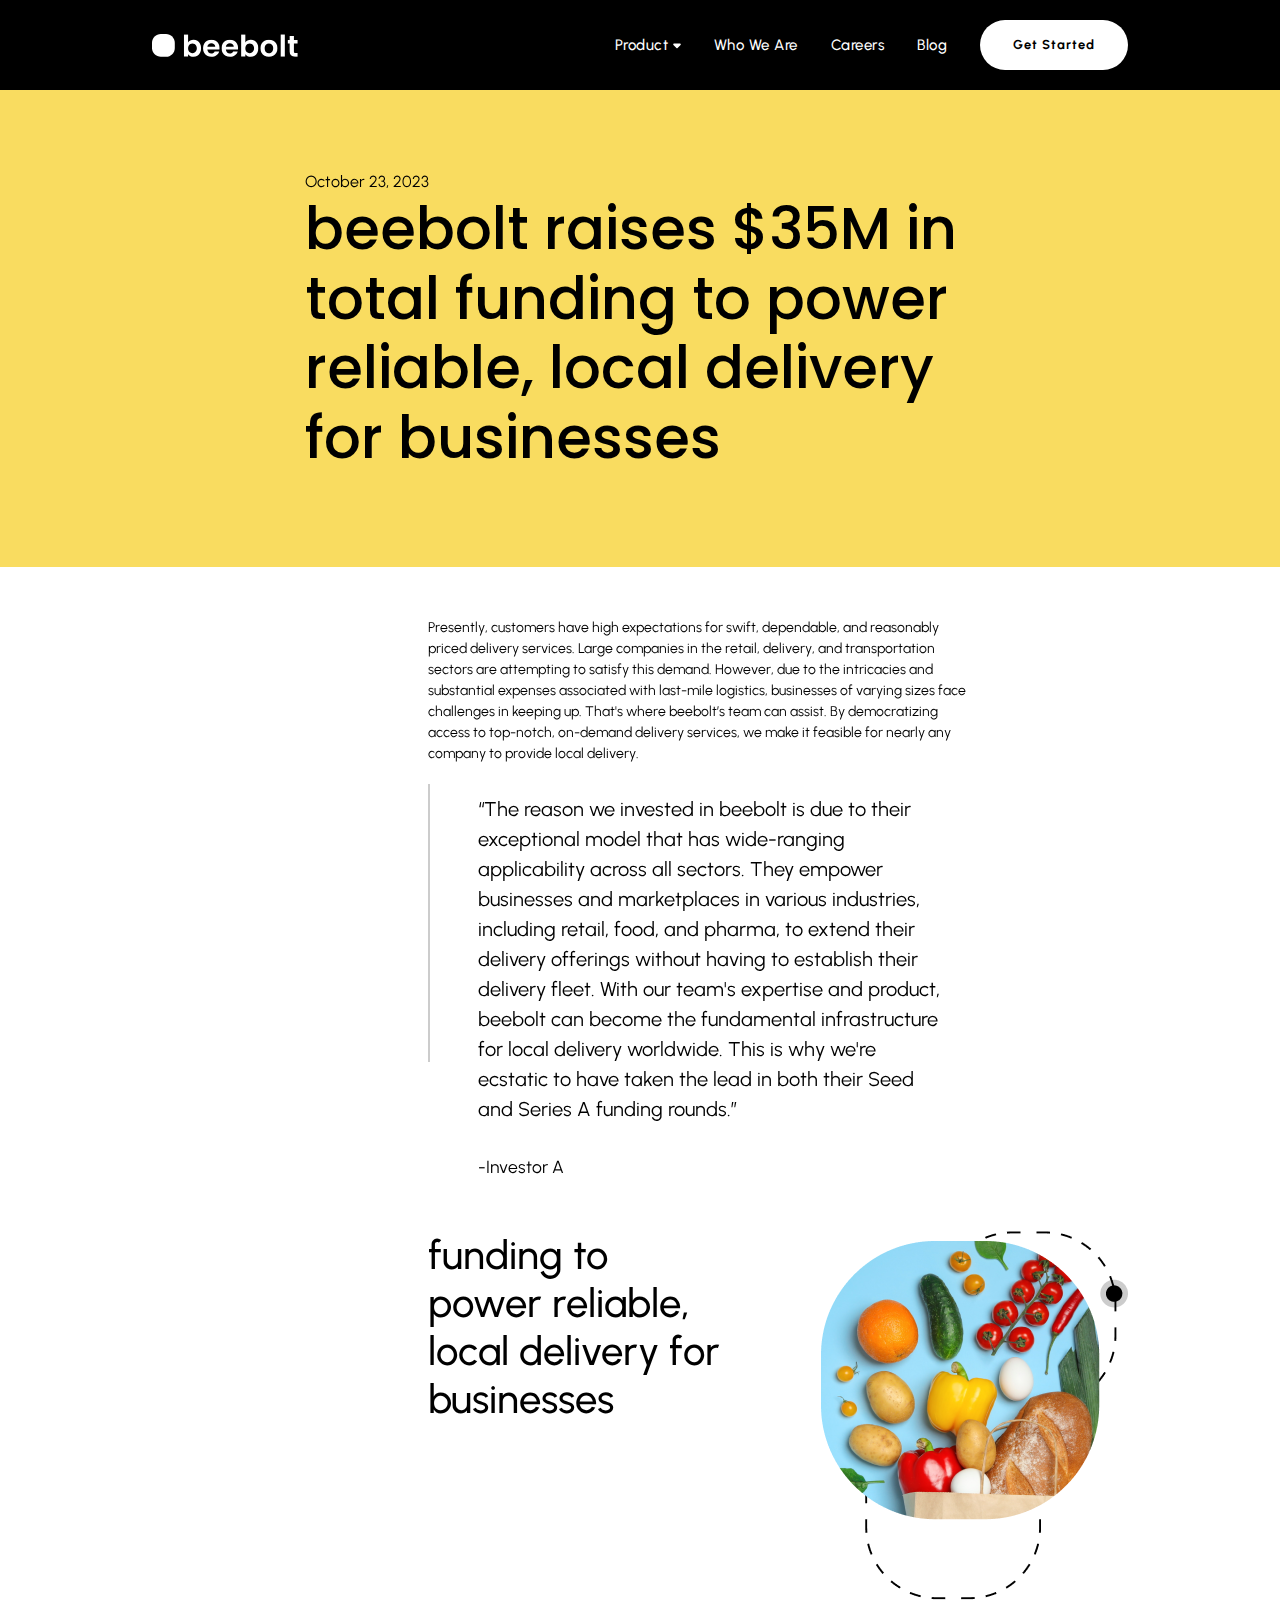
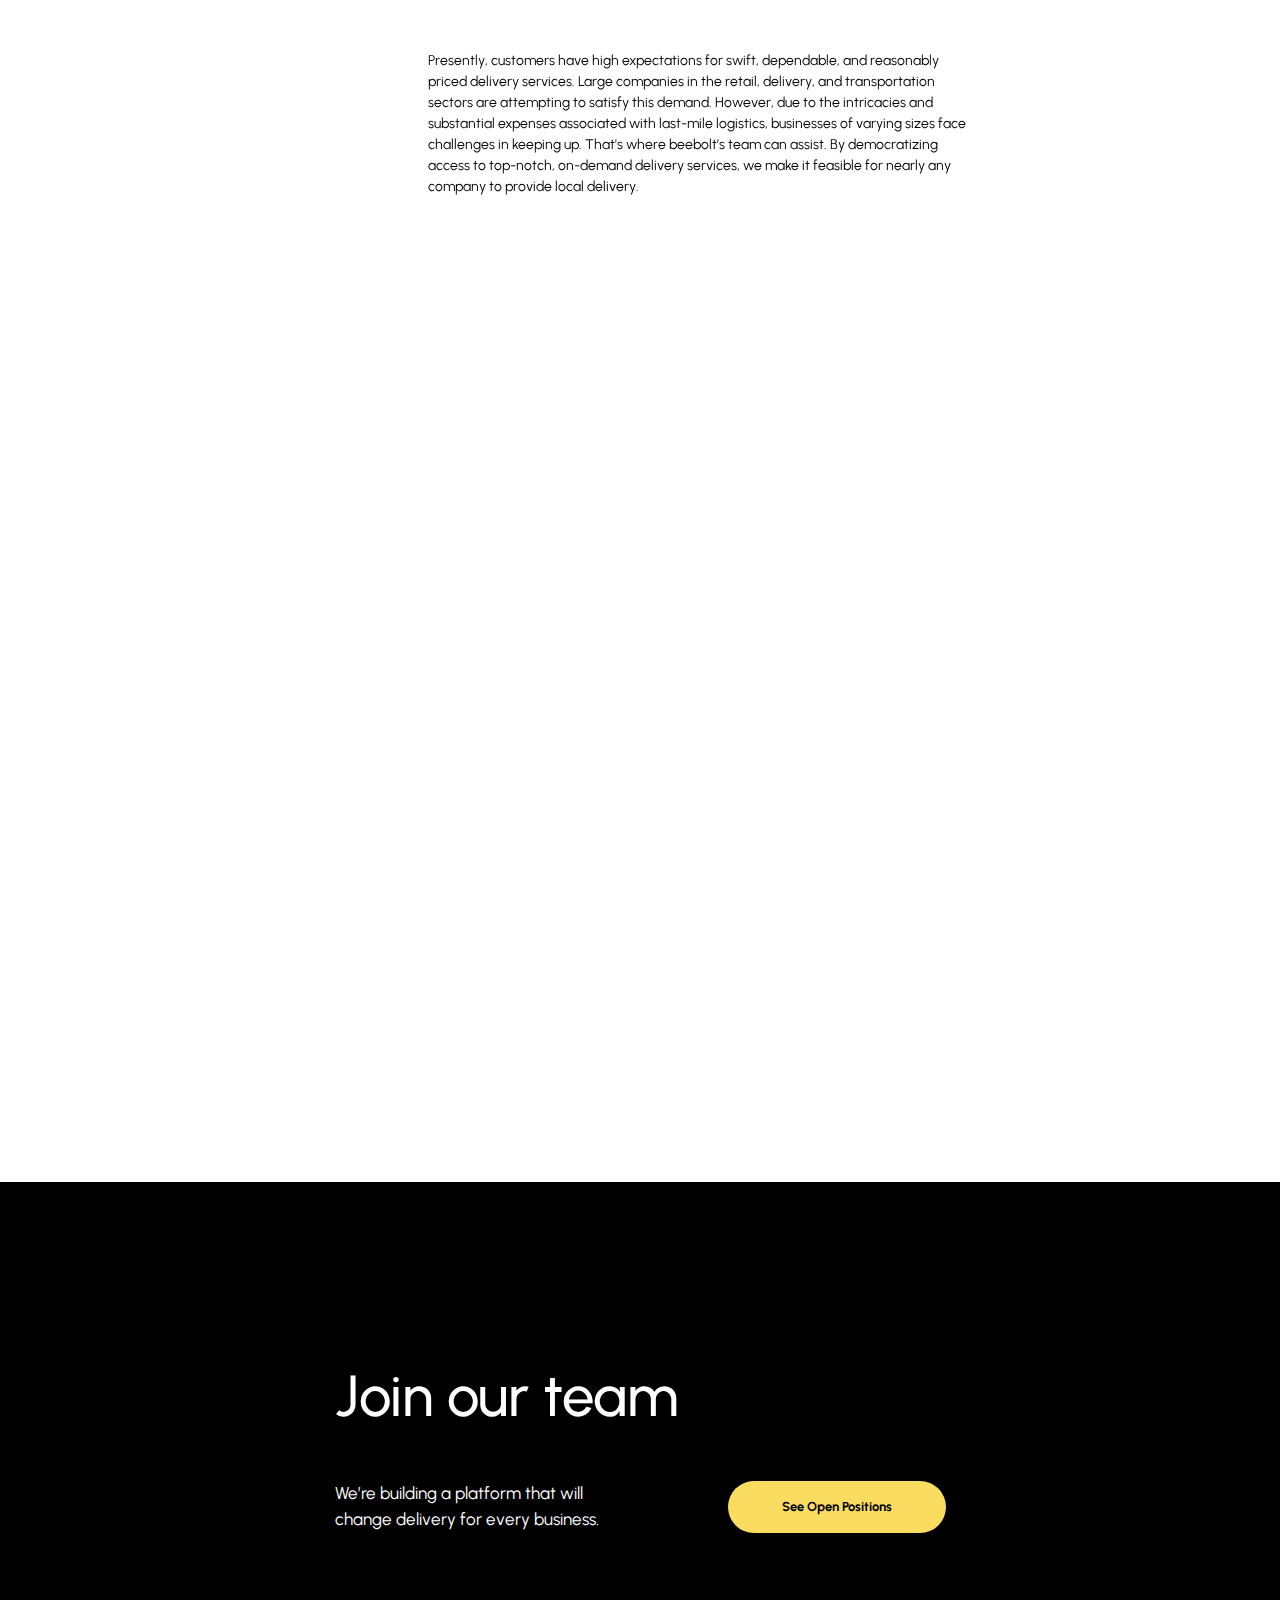
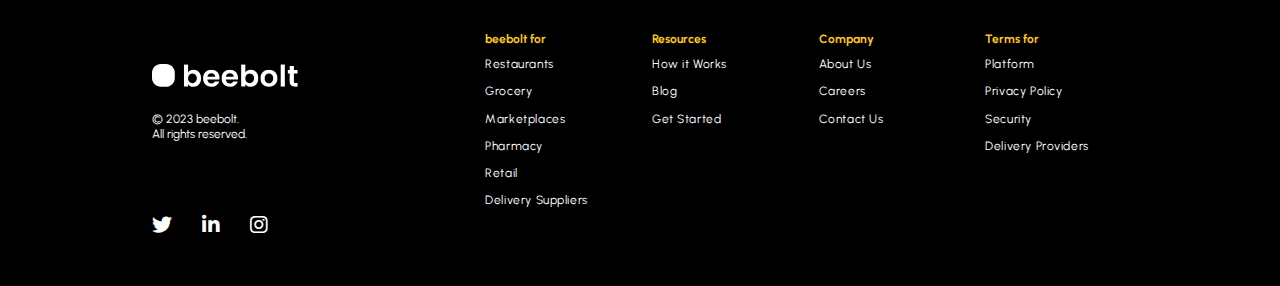
<file: blog-Post.html>
<!doctype html>
<html lang="en">

<head>
    <!-- Required meta tags -->
    <meta charset="utf-8">
    <meta name="viewport" content="width=device-width, initial-scale=1">

    <link rel="shortcut icon" href="assets/img/favicon.png" type="image/x-icon">

    <!-- Bootstrap CSS -->
    <link href="assets/css/bootstrap.min.css" rel="stylesheet">
    <link href="assets/css/all.min.css" rel="stylesheet">
    <link href="assets/css/fontawesome.css" rel="stylesheet">
    <link href="assets/css/owl.carousel.min.css" rel="stylesheet">
    <link href="assets/css/aos.css" rel="stylesheet">
    <link href="assets/css/style.css" rel="stylesheet">
    <link href="assets/css/responsive.css" rel="stylesheet">

    <title>Blog post</title>

</head>

<body>


    <!--------- Offcanvas area start --------->
    <div class="offcanvas-area">
        <div class="offcanvas-menu">
            <div class="main-menu">
                <ul class="d-block">
                    <li><a data-bs-toggle="collapse" href="#multiCollapseExample4" role="button" aria-expanded="false"
                            aria-controls="multiCollapseExample4" class="collapsed">
                            Product <i class="far fa-chevron-down"></i></a>
                        <div class="subb-menu collapse " id="multiCollapseExample4">
                            <a href="">Dropdown Option</a><a href="">Dropdown Option</a><a href="">Dropdown Option</a>
                        </div>
                    </li>
                    <li><a href="">Who We Are </a></li>
                    <li><a href="">Careers</a></li>
                    <li><a href="">Blog</a></li>
                </ul>
            </div>
            <div class="header-btn text-center pt-4">
                <a href="">Get Started</a>
            </div>
        </div>
    </div>

    <div class="offcanvas-overlay"></div>
    <!--------- Offcanvas area end --------->


    <!--------- Header area start --------->
    <header class="header">
        <div class="container d-flex align-items-center justify-content-between">
            <div class="header-logo">
                <a href=""><img src="assets/img/header-logo.svg" alt=""></a>
            </div>
            <nav class="header-nav d-flex align-items-center">
                <ul class="m-0 p-0 list-unstyled d-flex align-items-center">
                    <li><a href="">Product <img src="assets/img/sort-down.svg" alt=""></a>
                        <ul>
                            <li><a href="">Dropdown Option</a></li>
                            <li><a href="">Dropdown Option</a></li>
                            <li><a href="">Dropdown Option</a></li>
                            <li><a href="">Dropdown Option</a></li>
                        </ul>
                    </li>
                    <li><a href="">Who We Are </a></li>
                    <li><a href="">Careers</a></li>
                    <li><a href="">Blog</a></li>
                </ul>
                <div class="header-btn">
                    <a href="">Get Started</a>
                </div>
            </nav>
            <div class="menu-open">
                <!-- <i  class="far fa-bars"></i> -->
                <span class="line-1"></span>
                <span class="line-2"></span>
            </div>
        </div>
    </header>
    <!--------- Header area end --------->



    <!--------- Main area start --------->
    <main class="main">


        <!--------- hero area start --------->
        <section class="hero-area hero_v2">
            <div class="container">
                <div class="row">
                    <div class="col-lg-12">
                        <div class="hero_text bPost_hero" data-aos="fade-up" data-aos-delay="50" data-aos-duration="1500">
                            <span>October 23, 2023</span>
                            <h1>beebolt raises $35M in total funding to power reliable, local delivery for businesses</h1>
                        </div>
                    </div>
                </div>
            </div>
        </section>
        <!--------- hero area end --------->

        
        <!--------- blogpost area start --------->
        <section class="blogpost-area">
            <div class="container">
                <div class="row">
                    <div class="col-lg-12">
                        <div class="blogpost_content" data-aos="fade-up" data-aos-delay="50" data-aos-duration="1500">
                            <span>Presently, customers have high expectations for swift, dependable, and reasonably priced delivery services. Large companies in the retail, delivery, and transportation sectors are attempting to satisfy this demand. However, due to the intricacies and substantial expenses associated with last-mile logistics, businesses of varying sizes face challenges in keeping up. That's where beebolt’s team can assist. By democratizing access to top-notch, on-demand delivery services, we make it feasible for nearly any company to provide local delivery. </span>
                            <p>
                                “The reason we invested in beebolt is due to their exceptional model that has wide-ranging applicability across all sectors. They empower businesses and marketplaces in various industries, including retail, food, and pharma, to extend their delivery offerings without having to establish their delivery fleet. With our team's expertise and product, beebolt can become the fundamental infrastructure for local delivery worldwide. This is why we're ecstatic to have taken the lead in both their Seed and Series A funding rounds.”
                                <small>-Investor A</small>
                            </p>
                            <div class="blogpost_funding">
                                <h1>funding to power reliable, local delivery for businesses</h1>
                                <i>
                                    <img src="assets/img/bg_post.png" alt="">
                                </i>
                            </div>
                            <span>
                                Presently, customers have high expectations for swift, dependable, and reasonably priced delivery services. Large companies in the retail, delivery, and transportation sectors are attempting to satisfy this demand. However, due to the intricacies and substantial expenses associated with last-mile logistics, businesses of varying sizes face challenges in keeping up. That's where beebolt’s team can assist. By democratizing access to top-notch, on-demand delivery services, we make it feasible for nearly any company to provide local delivery.
                            </span>
                        </div>
                        
                    </div>
                </div>
            </div>
        </section>
        <!--------- blogpost area end --------->

        <!--------- postCard area start --------->
        <section class="postCard-area">
            <div class="container">
                <div class="row">
                    <div class="col-lg-4 col-md-6">
                        <div class="postCard_blk starting" data-aos="fade-up" data-aos-delay="50" data-aos-duration="1500">
                            <h2>Move from <br> 
                                A to B <br>
                                starting <br>
                                today</h2>
                            <p>Here is how we help our users from any industry for any job</p>
                        </div>
                    </div>
                    <div class="col-lg-4 col-md-6">
                        <div class="postCard_blk pos_res" data-aos="fade-up" data-aos-delay="250" data-aos-duration="1500">
                            <img src="assets/img/post_c1.png" alt="">
                            <h2>For <br>
                                Restaurants</h2>
                        </div>
                    </div>
                    <div class="col-lg-4 col-md-6">
                        <div class="postCard_blk Started" data-aos="fade-up" data-aos-delay="350" data-aos-duration="1500">
                            <img src="assets/img/post_c2.png" alt="">
                            <a href=" " class="common-btn btn-white">Get Started</a>
                        </div>
                    </div>
                </div>
            </div>
        </section>
        <!--------- postCard area end --------->


        <section class="cta-area cta_v2  mb- pb-0">
            <div class="container">
                <div class="cta-wrapper   bg-yellow" data-aos="fade-up" data-aos-delay="50" data-aos-duration="1500">
                    <div class="cta-thumb">
                        <span>THUMBNAIL</span>
                    </div>
                    <div class="cta-wrp">
                        <div class="cta-content">
                            <h3>Improve your <br> delivery <span>today</span></h3>
                        </div>
                        <div class="cta-btn">
                            <a href="" class="common-btn btn-white " style="border-radius: 50px;">Get Started</a>
                        </div>
                    </div>
                </div>
            </div>
        </section>

    </main>
    <!--------- Main area end --------->


    <!--------- Footer area start --------->
    <footer class="footer">
        <div class="container">
            <div class="row">
                <div class="join_team">
                    <h1>Join our team</h1>
                    <div class="join_team_text">
                        <p>We’re building a platform that will change delivery for every business.</p>
                        <a href="#" class="common-btn btn-white">See Open Positions</a>
                    </div>
                </div>
            </div>
            <div class="row">
                <div class="col-lg-4">
                    <div class="footer-item">
                        <div class="footer-logo">
                            <a href=""><img src="assets/img/header-logo.svg" alt=""></a>
                        </div>
                        <p>© 2023 beebolt. <br>
                            All rights reserved.</p>
                        <div class="footer-social d-flex align-items-center">
                            <a href=""><i class="fab fa-twitter"></i></a>
                            <a href=""><i class="fab fa-linkedin-in"></i></a>
                            <a href=""><i class="fab fa-instagram"></i></a>
                        </div>
                    </div>
                </div>
                <div class="col-lg-8">
                    <div class="row">
                        <div class="col-md-3 col-6">
                            <div class="footer-item">
                                <h5>beebolt for </h5>
                                <ul>
                                    <li><a href="">Restaurants</a></li>
                                    <li><a href="">Grocery</a></li>
                                    <li><a href="">Marketplaces</a></li>
                                    <li><a href="">Pharmacy</a></li>
                                    <li><a href="">Retail</a></li>
                                    <li><a href="">Delivery Suppliers</a></li>
                                </ul>
                            </div>
                        </div>
                        <div class="col-md-3 col-6">
                            <div class="footer-item">
                                <h5>Resources </h5>
                                <ul>
                                    <li><a href="">How it Works</a></li>
                                    <li><a href="">Blog</a></li>
                                    <li><a href="">Get Started</a></li>
                                </ul>
                            </div>
                        </div>
                        <div class="col-md-3 col-6">
                            <div class="footer-item">
                                <h5>Company </h5>
                                <ul>
                                    <li><a href="">About Us</a></li>
                                    <li><a href="">Careers</a></li>
                                    <li><a href="">Contact Us</a></li>
                                </ul>
                            </div>
                        </div>
                        <div class="col-md-3 col-6">
                            <div class="footer-item">
                                <h5>Terms for </h5>
                                <ul>
                                    <li><a href="">Platform</a></li>
                                    <li><a href="">Privacy Policy</a></li>
                                    <li><a href="">Security</a></li>
                                    <li><a href="">Delivery Providers</a></li>
                                </ul>
                            </div>
                        </div>
                    </div>
                </div>
            </div>
        </div>
    </footer>
    <!--------- Footer area end --------->


    <script src="assets/js/jquery.min.js"></script>
    <script src="assets/js/bootstrap.min.js"></script>
    <script src="assets/js/popper.js"></script>
    <script src="assets/js/owl.carousel.min.js"></script>
    <script src="assets/js/aos.js"></script>
    <script src="assets/js/main.js"></script>



</body>

</html>
</file>
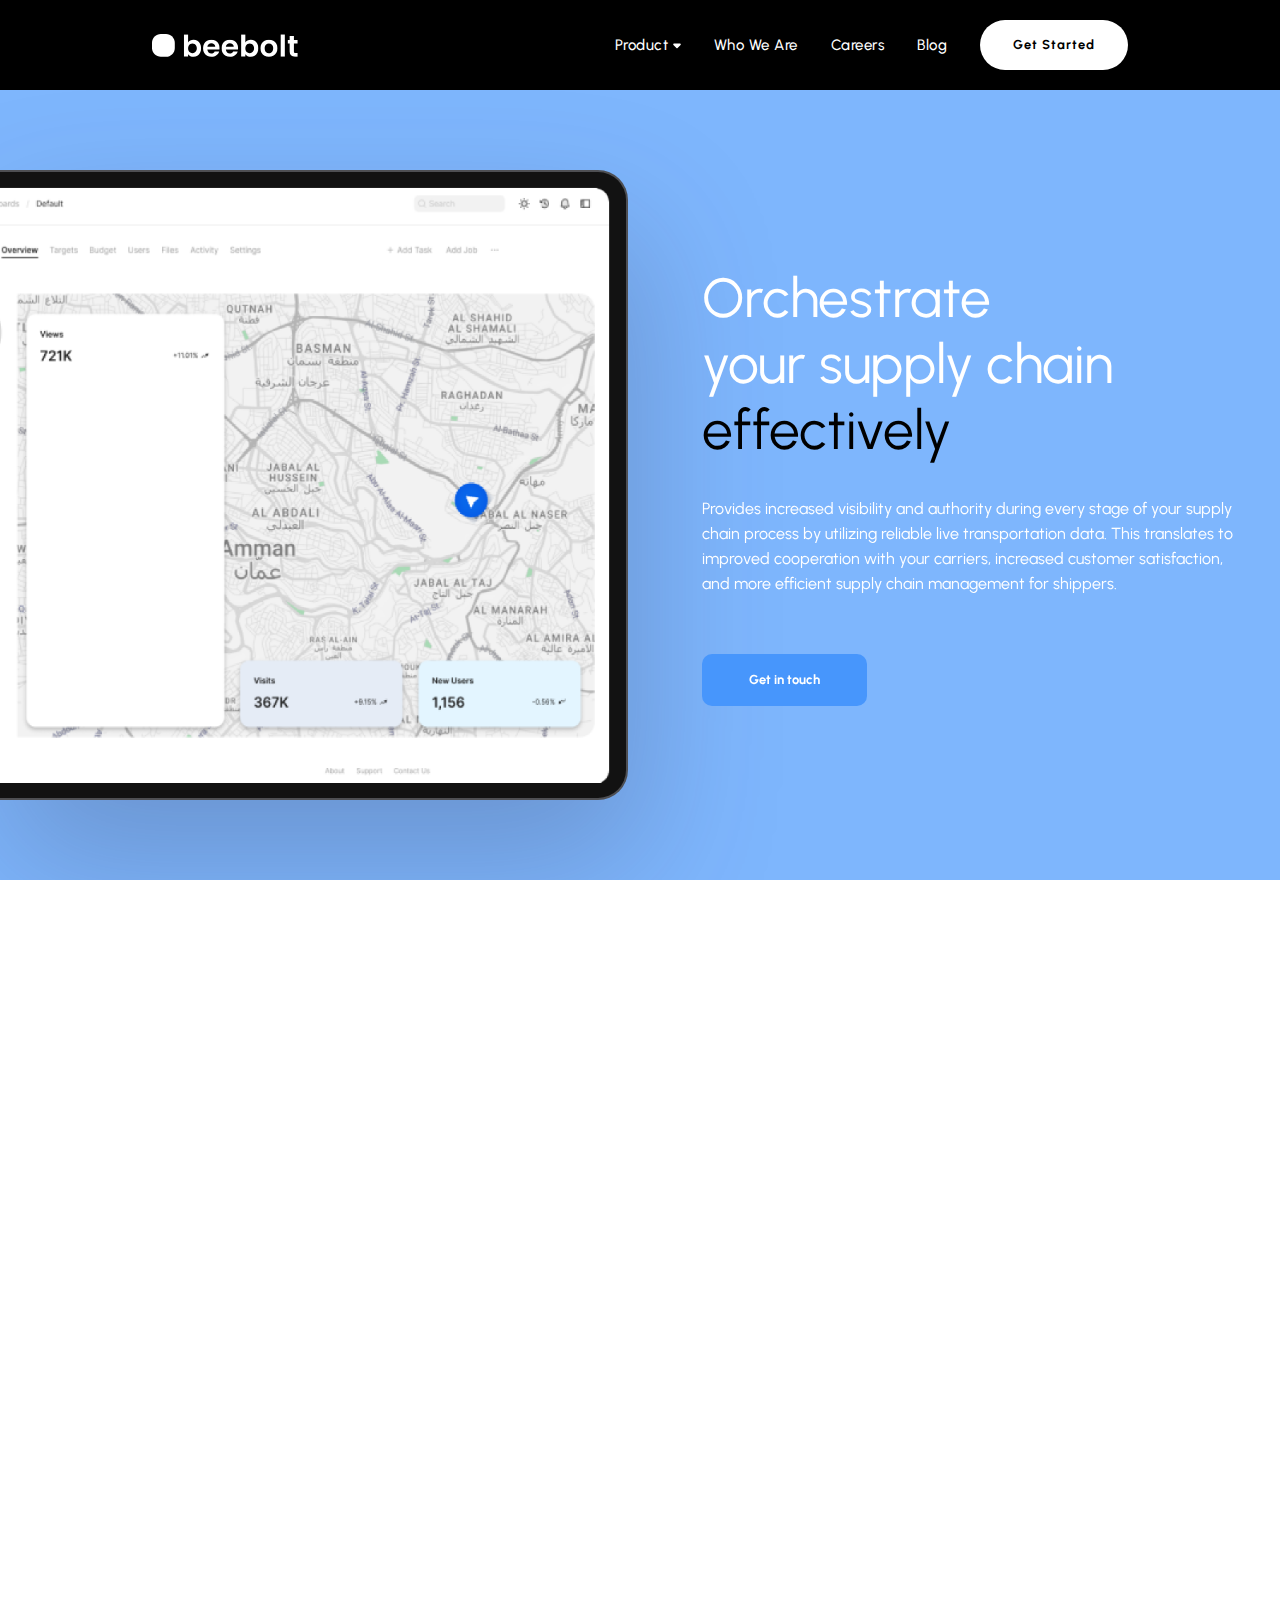
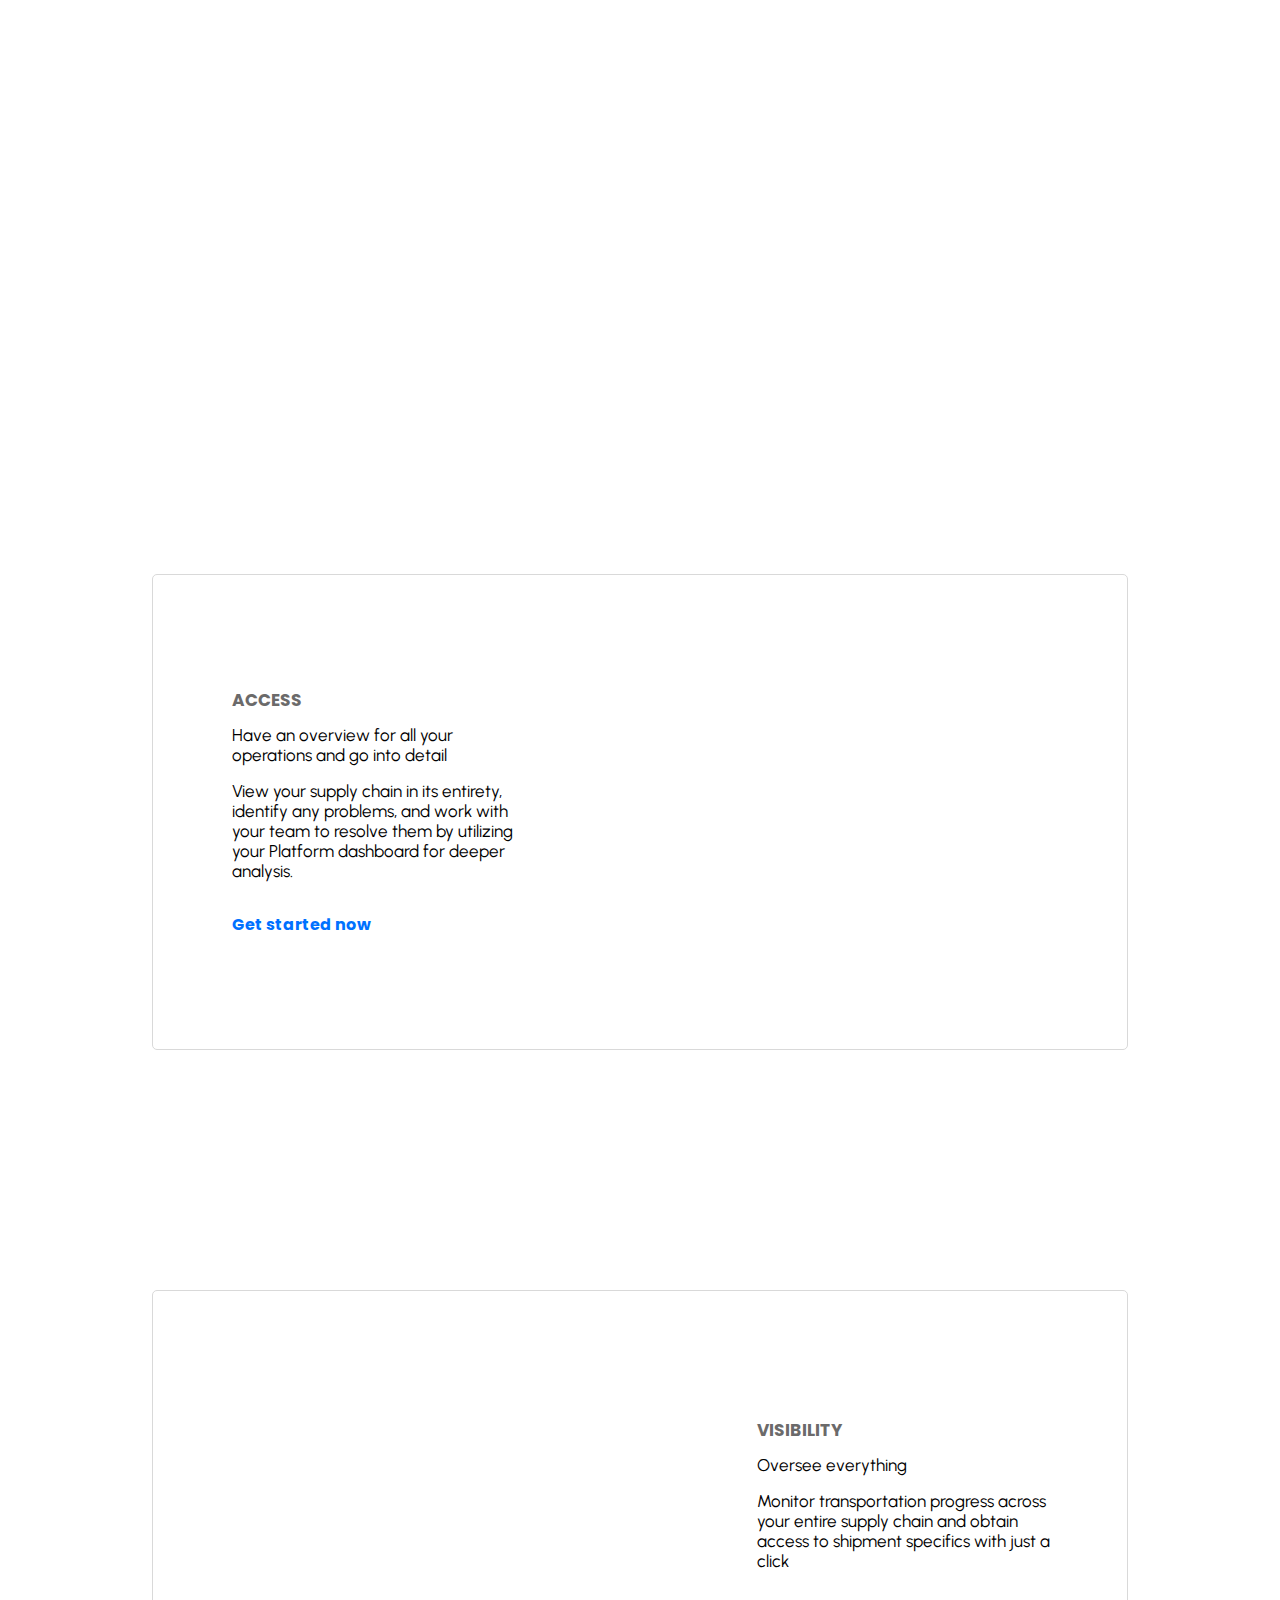
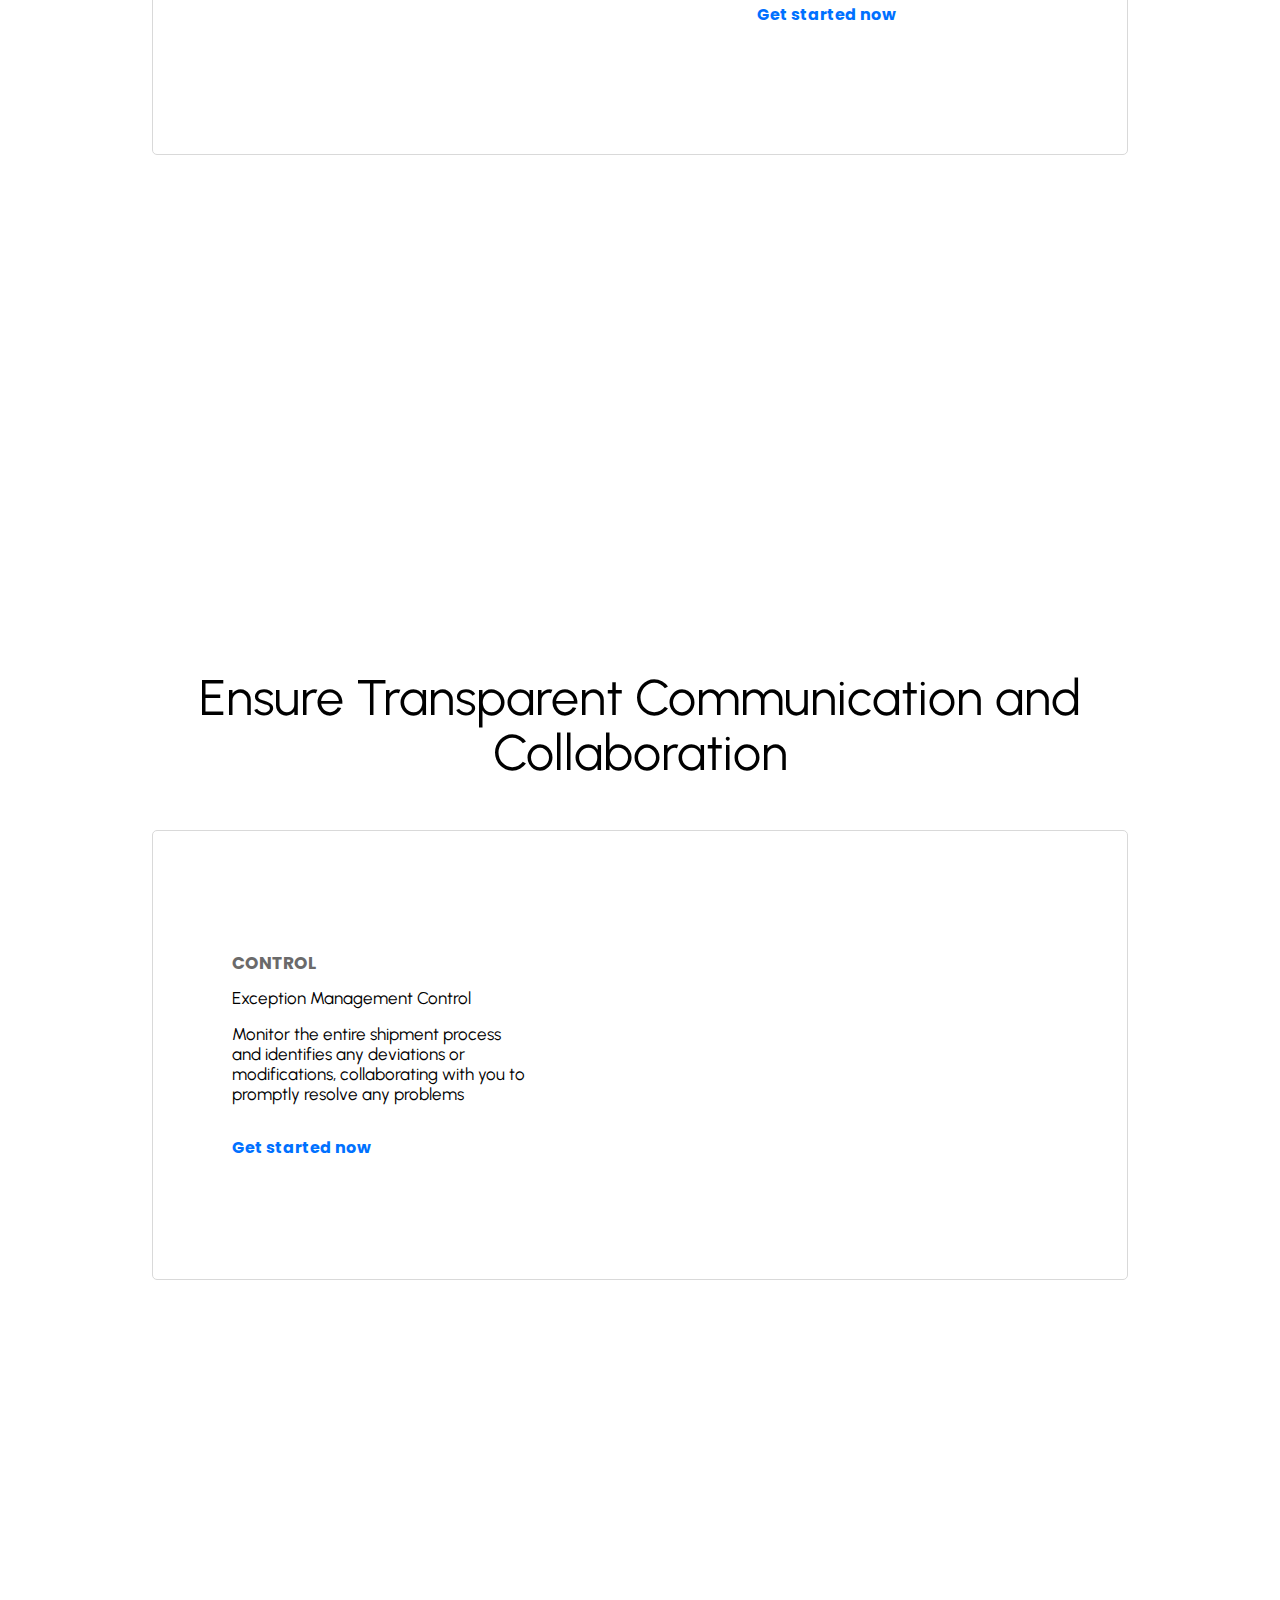
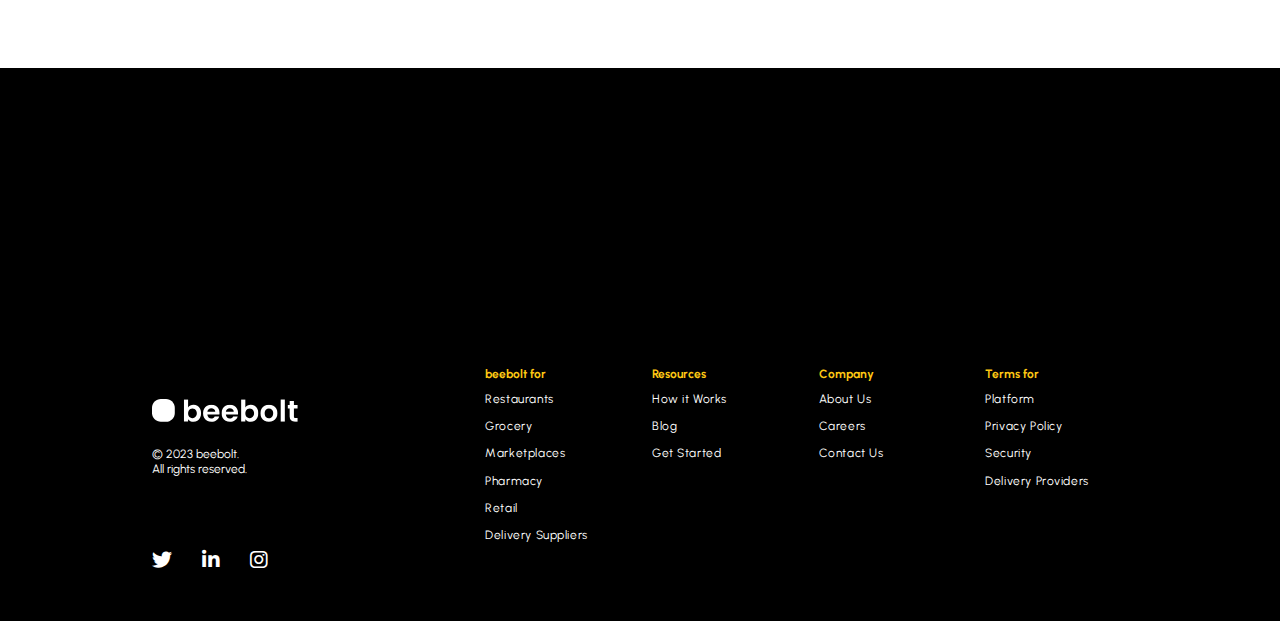
<file: index-2.html>
<!doctype html>
<html lang="en">

<head>
    <!-- Required meta tags -->
    <meta charset="utf-8">
    <meta name="viewport" content="width=device-width, initial-scale=1">

    <link rel="shortcut icon" href="assets/img/favicon.png" type="image/x-icon">

    <!-- Bootstrap CSS -->
    <link href="assets/css/bootstrap.min.css" rel="stylesheet">
    <link href="assets/css/all.min.css" rel="stylesheet">
    <link href="assets/css/fontawesome.css" rel="stylesheet">
    <link href="assets/css/owl.carousel.min.css" rel="stylesheet">
    <link href="assets/css/aos.css" rel="stylesheet">
    <link href="assets/css/style.css" rel="stylesheet">
    <link href="assets/css/responsive.css" rel="stylesheet">

    <title>Beebolt - Home Page</title>

</head>

<body>


    <!--------- Offcanvas area start --------->
    <div class="offcanvas-area">
        <div class="offcanvas-menu">
            <div class="main-menu">
                <ul class="d-block">
                    <li><a data-bs-toggle="collapse" href="#multiCollapseExample4" role="button" aria-expanded="false"
                            aria-controls="multiCollapseExample4" class="collapsed">
                            Product <i class="far fa-chevron-down"></i></a>
                        <div class="subb-menu collapse " id="multiCollapseExample4">
                            <a href="">Dropdown Option</a><a href="">Dropdown Option</a><a href="">Dropdown Option</a>
                        </div>
                    </li>
                    <li><a href="">Who We Are </a></li>
                    <li><a href="">Careers</a></li>
                    <li><a href="">Blog</a></li>
                </ul>
            </div>
            <div class="header-btn text-center pt-4">
                <a href="">Get Started</a>
            </div>
        </div>
    </div>

    <div class="offcanvas-overlay"></div>
    <!--------- Offcanvas area end --------->


    <!--------- Header area start --------->
    <header class="header">
        <div class="container d-flex align-items-center justify-content-between">
            <div class="header-logo">
                <a href=""><img src="assets/img/header-logo.svg" alt=""></a>
            </div>
            <nav class="header-nav d-flex align-items-center">
                <ul class="m-0 p-0 list-unstyled d-flex align-items-center">
                    <li><a href="">Product <img src="assets/img/sort-down.svg" alt=""></a>
                        <ul>
                            <li><a href="">Dropdown Option</a></li>
                            <li><a href="">Dropdown Option</a></li>
                            <li><a href="">Dropdown Option</a></li>
                            <li><a href="">Dropdown Option</a></li>
                        </ul>
                    </li>
                    <li><a href="">Who We Are </a></li>
                    <li><a href="">Careers</a></li>
                    <li><a href="">Blog</a></li>
                </ul>
                <div class="header-btn">
                    <a href="">Get Started</a>
                </div>
            </nav>
            <div class="menu-open">
                <!-- <i  class="far fa-bars"></i> -->
                <span class="line-1"></span>
                <span class="line-2"></span>
            </div>
        </div>
    </header>
    <!--------- Header area end --------->



    <!--------- Main area start --------->
    <main class="main">

        <!--------- Hero area start --------->
        <section class="hero-area ">
            <div class="row align-items-center">
                <div class="col-lg-6">
                    <div class="hero-thumb text-start"data-aos="fade-right" data-aos-delay="50" data-aos-duration="1500">
                        <img src="assets/img/Hero_Ipad_map.png" style="position: relative; left: -4px;" alt="">
                    </div>
                </div>
                <div class="col-lg-6">
                    <div class="hero-content"data-aos="fade-in" data-aos-delay="50" data-aos-duration="1500">
                        <h3>Orchestrate <br>
                            your supply chain <br>
                            <span>effectively</span>
                        </h3>
                        <p>Provides increased visibility and authority during every stage of your supply chain process
                            by utilizing reliable live transportation data. This translates to improved cooperation with
                            your carriers, increased customer satisfaction, and more efficient supply chain management
                            for shippers.
                        </p>
                        <div class="hero-btn">
                            <a href="" class="common-btn btn-blue">Get in touch</a>
                        </div>
                    </div>
                </div>
            </div>
        </section>
        <!--------- Hero area end --------->


        <!--------- Shipping area start --------->
        <section class="shipping-area">
            <div class="container">
                <div class="common-content   text-center "data-aos="fade-in" data-aos-delay="50" data-aos-duration="1500">
                    <h4>Our collaboration platform simplifies shipping process and workflows</h4>
                    <h6 style="color: #4796FC; padding-top: 5px;">Shipment Tracking</h6>
                </div>
                <div class="shipment-items">
                    <div class="row">
                        <div class="col-md-4 col-sm-6"data-aos="fade-up" data-aos-delay="50" data-aos-duration="1100">
                            <div class="shipment-item">
                                <div class="shipment-item-icon">
                                    <img src="assets/img/i-1.png" alt="">
                                </div>
                                <div class="shipment-item-content">
                                    <h5>Track Everything Effortlessly</h5>
                                    <p>Easily monitor your cargo across sea, air, and ground transportation modes.
                                        Receive timely notifications on significant events, deviations, total expenses,
                                        and inventory effects in a concise manner.
                                    </p>
                                </div>
                            </div>
                        </div>
                        <div class="col-md-4 col-sm-6"data-aos="fade-up" data-aos-delay="50" data-aos-duration="1300">
                            <div class="shipment-item">
                                <div class="shipment-item-icon">
                                    <img src="assets/img/i-2.png" alt="">
                                </div>
                                <div class="shipment-item-content">
                                    <h5>More Flow. Less Work.
                                    </h5>
                                    <p>Place purchase requests to your vendors, oversee inventory movements, communicate
                                        with your warehouse team through messaging. Accelerates operational processes
                                        for all members of your supply chain
                                    </p>
                                </div>
                            </div>
                        </div>
                        <div class="col-md-4 col-sm-6"data-aos="fade-up" data-aos-delay="50" data-aos-duration="1500">
                            <div class="shipment-item">
                                <div class="shipment-item-icon">
                                    <img src="assets/img/i-3.png" alt="">
                                </div>
                                <div class="shipment-item-content">
                                    <h5>Your Data for Better Decisions
                                        essly</h5>
                                    <p>With the platform's ability to organize, store, and protect your data, you can
                                        now easily access important metrics such as transit time, landed costs, and
                                        container utilization.
                                    </p>
                                </div>
                            </div>
                        </div>
                    </div>
                </div>
            </div>
        </section>
        <!--------- Shipping area end --------->


        <!--------- Testimonial area start --------->
        <section class="testimonial-area">
            <div class="container">
                <div class="testimonial-item"data-aos="fade-up" data-aos-delay="50" data-aos-duration="1500">
                    <div class="testimonial-thumb" >

                    </div>
                    <div class="testimonial-content">
                        <h5>“As a business owner who relies heavily on imports, having a streamlined and efficient
                            supply chain is crucial. Thanks to the visibility and traceability provided by this
                            platform, we have been able to easily track our shipments throughout their journey, from the
                            moment they leave the supplier to their arrival at our warehouse.”
                        </h5>
                        <p>Customer Grocery Name <br><span>Grocery customer, Jordan, 2023</span></p>
                    </div>
                </div>
            </div>
        </section>
        <!--------- Testimonial area end --------->


        <!--------- Content area start --------->
        <section class="content-area">
            <div class="container">
                <div class="common-content text-center"data-aos="fade-in" data-aos-delay="50" data-aos-duration="1500">
                    <h3>A logistics collaboration platform that is both simple and effective</h3>
                </div>
                <div class="content-item">
                    <div class="content-body">
                        <div class="content-text">
                            <h5>ACCESS</h5>
                            <p>

                                Have an overview for all your operations and go into detail

                            </p>
                            <p>
                                View your supply chain in its entirety, identify any problems, and work with your team
                                to resolve them by utilizing your Platform dashboard for deeper analysis.</p>
                            <div class="content-btn">
                                <a href="">Get started now</a>
                            </div>
                        </div>
                    </div>
                    <div class="content-thumb">
                        <img src="assets/img/g-1.png" alt="" data-aos="fade-left" data-aos-delay="50" data-aos-duration="1500">
                    </div>
                </div>
                <div class="common-content text-center"data-aos="fade-in" data-aos-delay="50" data-aos-duration="1500">
                    <h3>Get a unified and real-time view of
                        your shipment</h3>
                </div>
                <div class="content-item flex-row-reverse">
                    <div class="content-body">
                        <div class="content-text">
                            <h5>VISIBILITY</h5>
                            <p>

                                Oversee everything

                            </p>
                            <p>
                                Monitor transportation progress across your entire supply chain and obtain access to
                                shipment specifics with just a click</p>
                            <div class="content-btn">
                                <a href="">Get started now</a>
                            </div>
                        </div>
                    </div>
                    <div class="content-thumb mb-3">
                        <img src="assets/img/g-2(1).png" data-aos="fade-right" data-aos-delay="50" data-aos-duration="1500" alt="">
                    </div>
                </div>
                <div class="count-boxes">
                    <div class="row gx-3">
                        <div class="col-md-4 col-sm-6"data-aos="fade-up" data-aos-delay="50" data-aos-duration="1100">
                            <div class="count-box">
                                <h3>2K <span><img src="assets/img/plus.png" alt=""></span></h3>
                                <p>Network Onboarded Customers</p>
                            </div>
                        </div>
                        <div class="col-md-4 col-sm-6"data-aos="fade-up" data-aos-delay="50" data-aos-duration="1300">
                            <div class="count-box">
                                <h3>30 <span><img src="assets/img/plus.png" alt=""></span></h3>
                                <p>Freight Forwarders in MENA region</p>
                            </div>
                        </div>
                        <div class="col-md-4 col-sm-6"data-aos="fade-up" data-aos-delay="50" data-aos-duration="1500">
                            <div class="count-box">
                                <h3>3 <span><img src="assets/img/plus.png" alt=""></span></h3>
                                <p>Countries by 2022</p>
                            </div>
                        </div>
                    </div>
                </div>
                <div class="common-content text-center">
                    <h3>Ensure Transparent Communication and Collaboration
                    </h3>
                </div>
                <div class="content-item  ">
                    <div class="content-body">
                        <div class="content-text">
                            <h5>CONTROL</h5>
                            <p>

                                Exception Management Control
                            </p>
                            <p>

                                Monitor the entire shipment process and identifies any deviations or modifications,
                                collaborating with you to promptly resolve any problems

                            </p>
                            <div class="content-btn">
                                <a href="">Get started now</a>
                            </div>
                        </div>
                    </div>
                    <div class="content-thumb mb-3">
                        <img src="assets/img/g-3.png"data-aos="fade-left" data-aos-delay="50" data-aos-duration="1500" alt="">
                    </div>
                </div>
            </div>
        </section>
        <!--------- Content area end --------->


        <!--------- Blog area start --------->
        <section class="blog-area pt-0">
            <div class="container">
                <div class="row gx-3">
                    <div class="col-md-6"data-aos="fade-up" data-aos-delay="50" data-aos-duration="1300">
                        <div class="blog-card" style="
                    background: #32C896;">
                            <h4>Documentation</h4>
                            <p>Get started with your project with our API and SDK documentation.</p>
                            <p><a href=""> <img class="me-1" src="assets/img/arrow-top-right.png" alt=""> Explore Docs
                                </a></p>
                        </div>
                    </div>
                    <div class="col-md-6"data-aos="fade-up" data-aos-delay="50" data-aos-duration="1500">
                        <div class="blog-card mb-md-0" style="background: #805AD5;">
                            <h4>Request a demo</h4>
                            <p>Talk to an expert to learn how beebolt can power your ideas.</p>
                            <p><a href=""> <img class="me-1" src="assets/img/arrow-top-right.png" alt=""> Contact sales
                                </a></p>
                        </div>
                    </div>
                </div>
            </div>
        </section>
        <!--------- Blog area end --------->



    </main>
    <!--------- Main area end --------->


    <!--------- Footer area start --------->
    <footer class="footer">
        <div class="container">
            <div class="row">
                <div class="col-lg-4">
                    <div class="footer-item">
                        <div class="footer-logo">
                            <a href=""><img src="assets/img/header-logo.svg" alt=""></a>
                        </div>
                        <p>© 2023 beebolt. <br>
                            All rights reserved.</p>
                        <div class="footer-social d-flex align-items-center">
                            <a href=""><i class="fab fa-twitter"></i></a>
                            <a href=""><i class="fab fa-linkedin-in"></i></a>
                            <a href=""><i class="fab fa-instagram"></i></a>
                        </div>
                    </div>
                </div>
                <div class="col-lg-8">
                    <div class="row">
                        <div class="col-md-3 col-6">
                            <div class="footer-item">
                                <h5>beebolt for </h5>
                                <ul>
                                    <li><a href="">Restaurants</a></li>
                                    <li><a href="">Grocery</a></li>
                                    <li><a href="">Marketplaces</a></li>
                                    <li><a href="">Pharmacy</a></li>
                                    <li><a href="">Retail</a></li>
                                    <li><a href="">Delivery Suppliers</a></li>
                                </ul>
                            </div>
                        </div>
                        <div class="col-md-3 col-6">
                            <div class="footer-item">
                                <h5>Resources </h5>
                                <ul>
                                    <li><a href="">How it Works</a></li>
                                    <li><a href="">Blog</a></li>
                                    <li><a href="">Get Started</a></li>
                                </ul>
                            </div>
                        </div>
                        <div class="col-md-3 col-6">
                            <div class="footer-item">
                                <h5>Company </h5>
                                <ul>
                                    <li><a href="">About Us</a></li>
                                    <li><a href="">Careers</a></li>
                                    <li><a href="">Contact Us</a></li>
                                </ul>
                            </div>
                        </div>
                        <div class="col-md-3 col-6">
                            <div class="footer-item">
                                <h5>Terms for </h5>
                                <ul>
                                    <li><a href="">Platform</a></li>
                                    <li><a href="">Privacy Policy</a></li>
                                    <li><a href="">Security</a></li>
                                    <li><a href="">Delivery Providers</a></li>
                                </ul>
                            </div>
                        </div>
                    </div>
                </div>
            </div>
        </div>
    </footer>
    <!--------- Footer area end --------->





    <script src="assets/js/jquery.min.js"></script>
    <script src="assets/js/bootstrap.min.js"></script>
    <script src="assets/js/popper.js"></script>
    <script src="assets/js/owl.carousel.min.js"></script>
    <script src="assets/js/aos.js"></script>
    <script src="assets/js/main.js"></script>



</body>

</html>
</file>
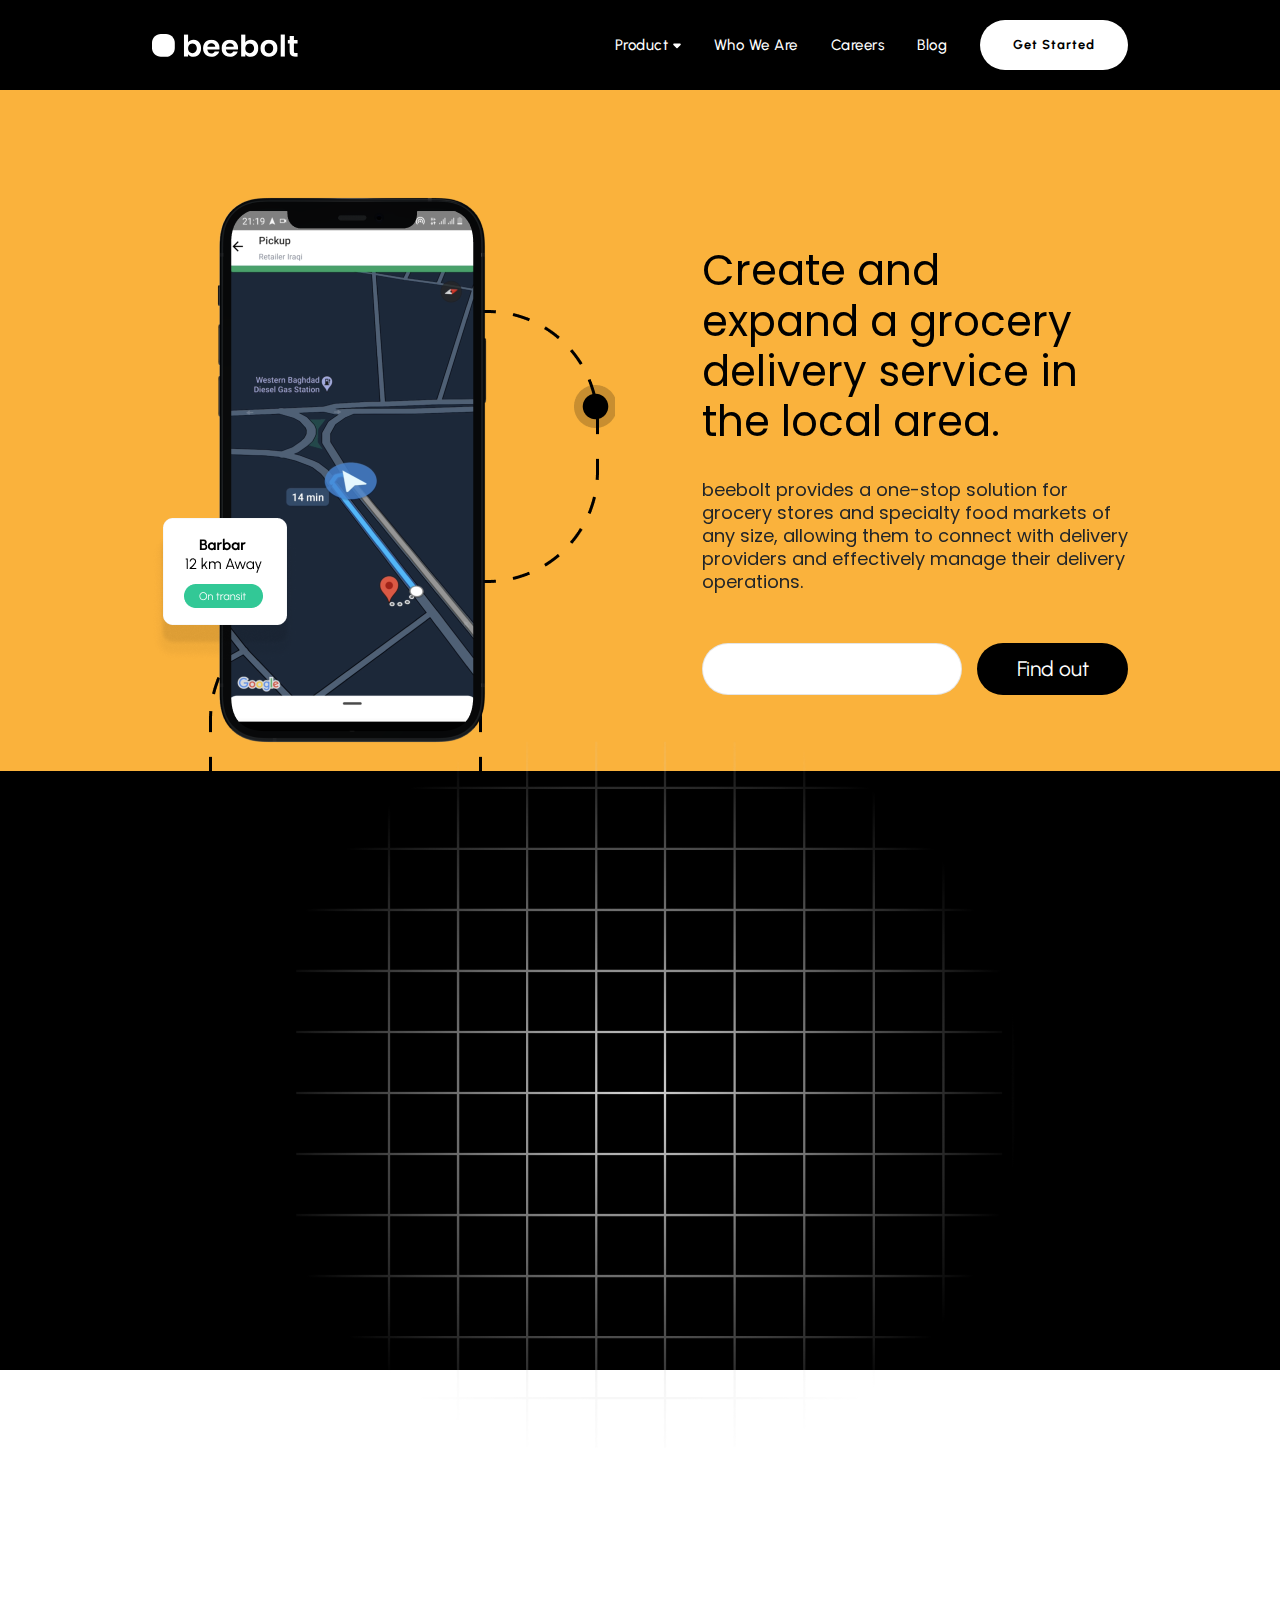
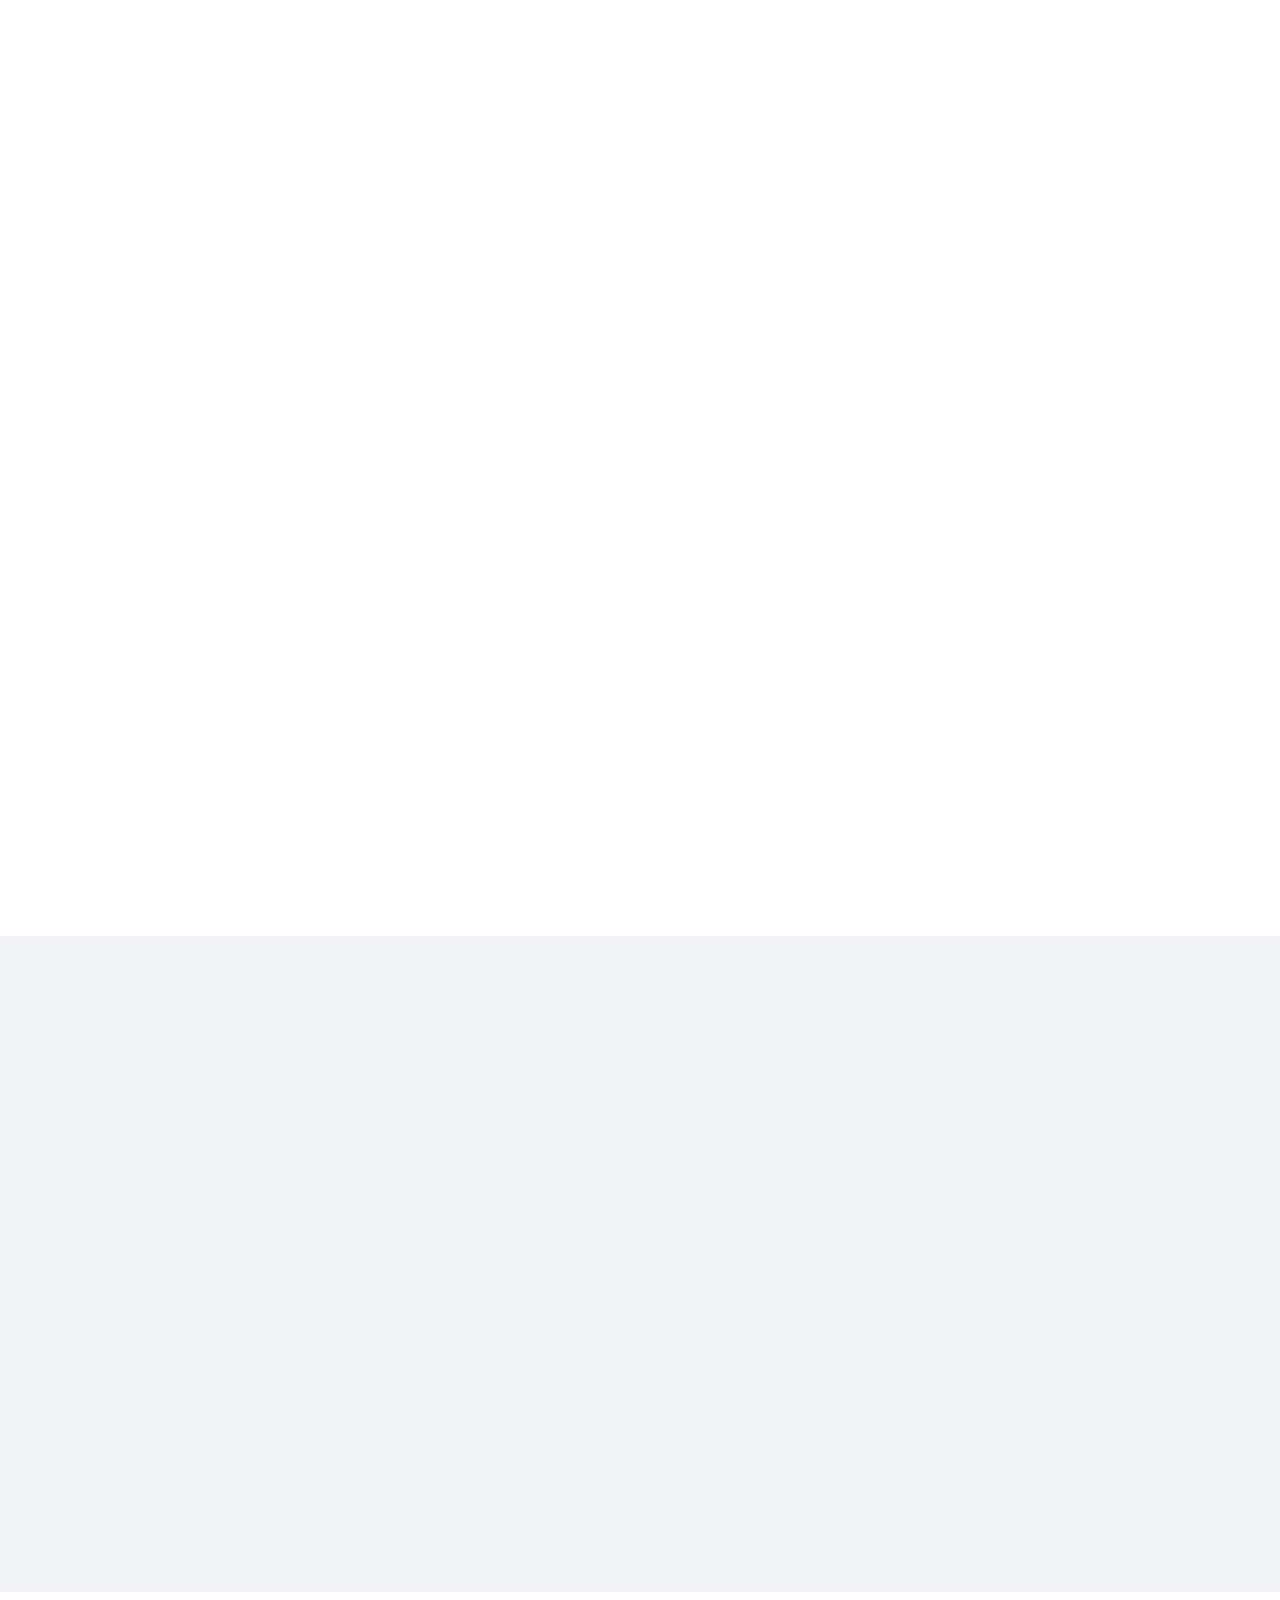
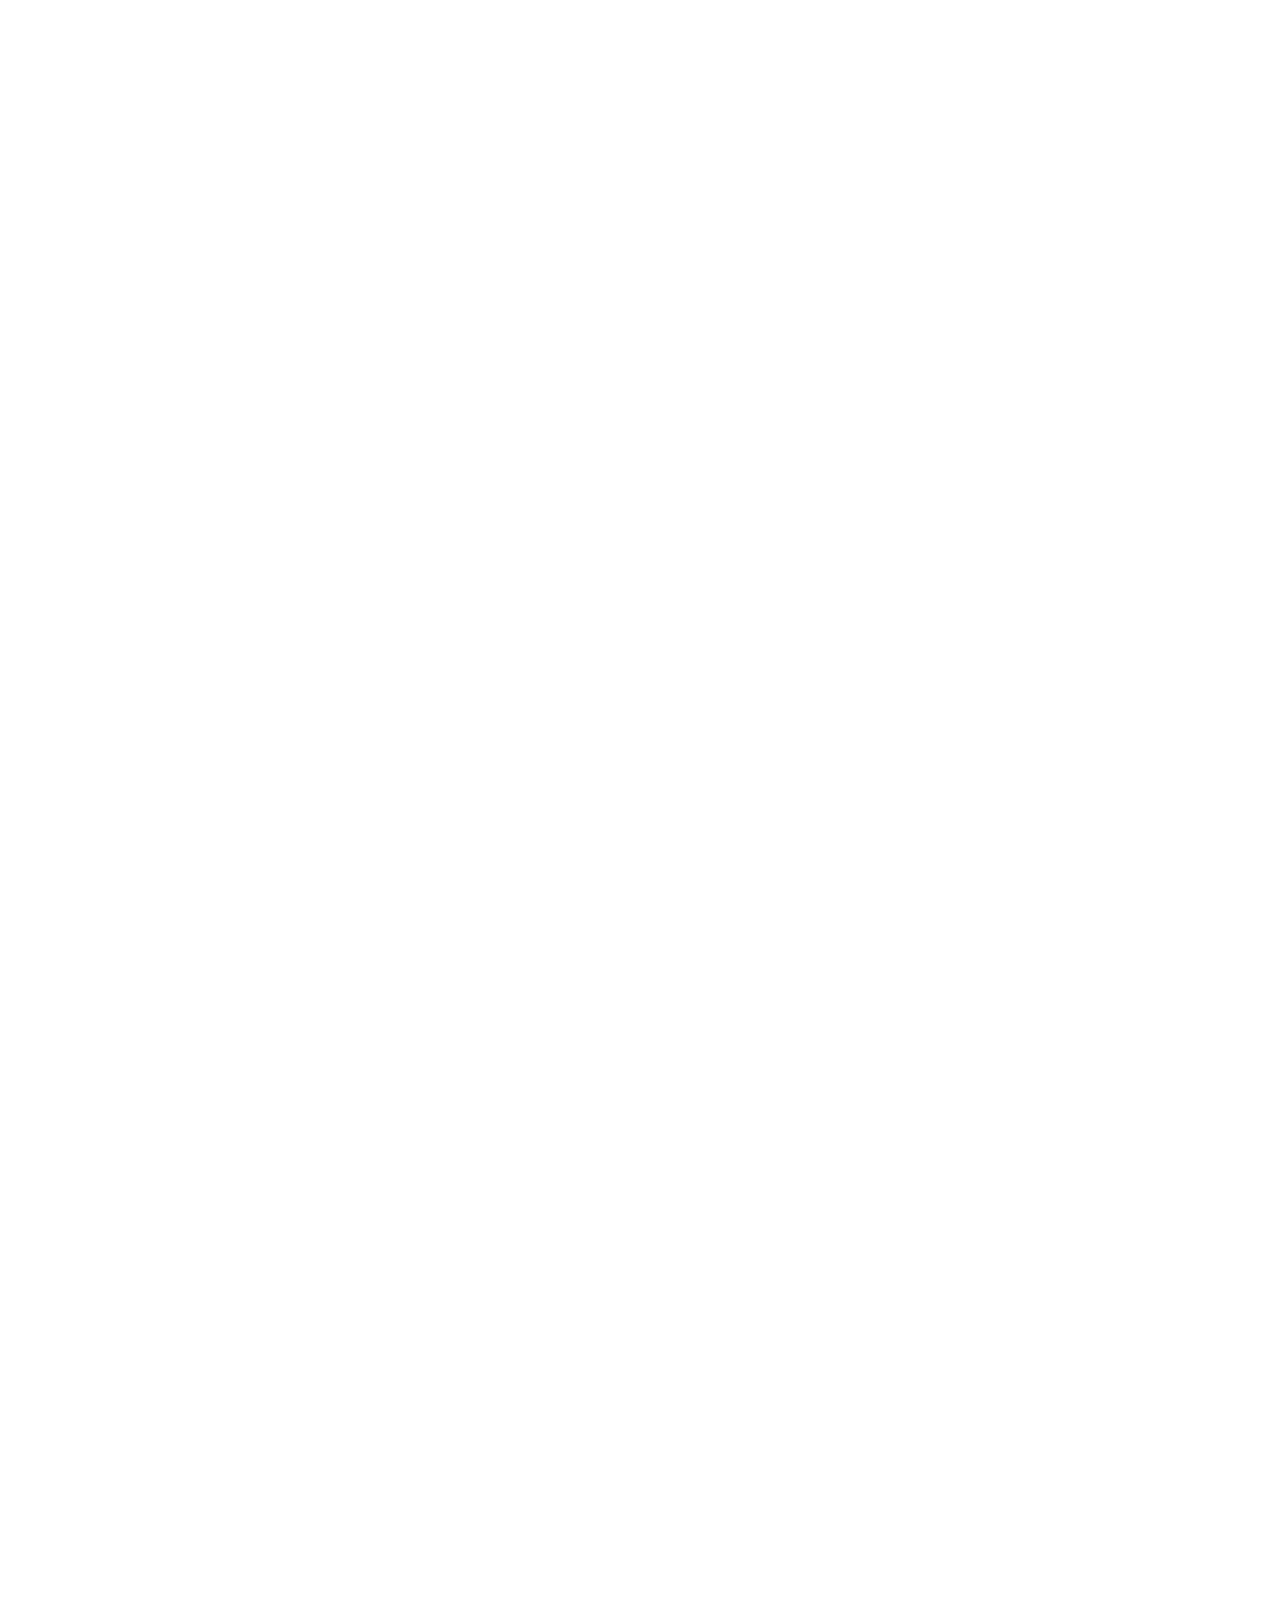
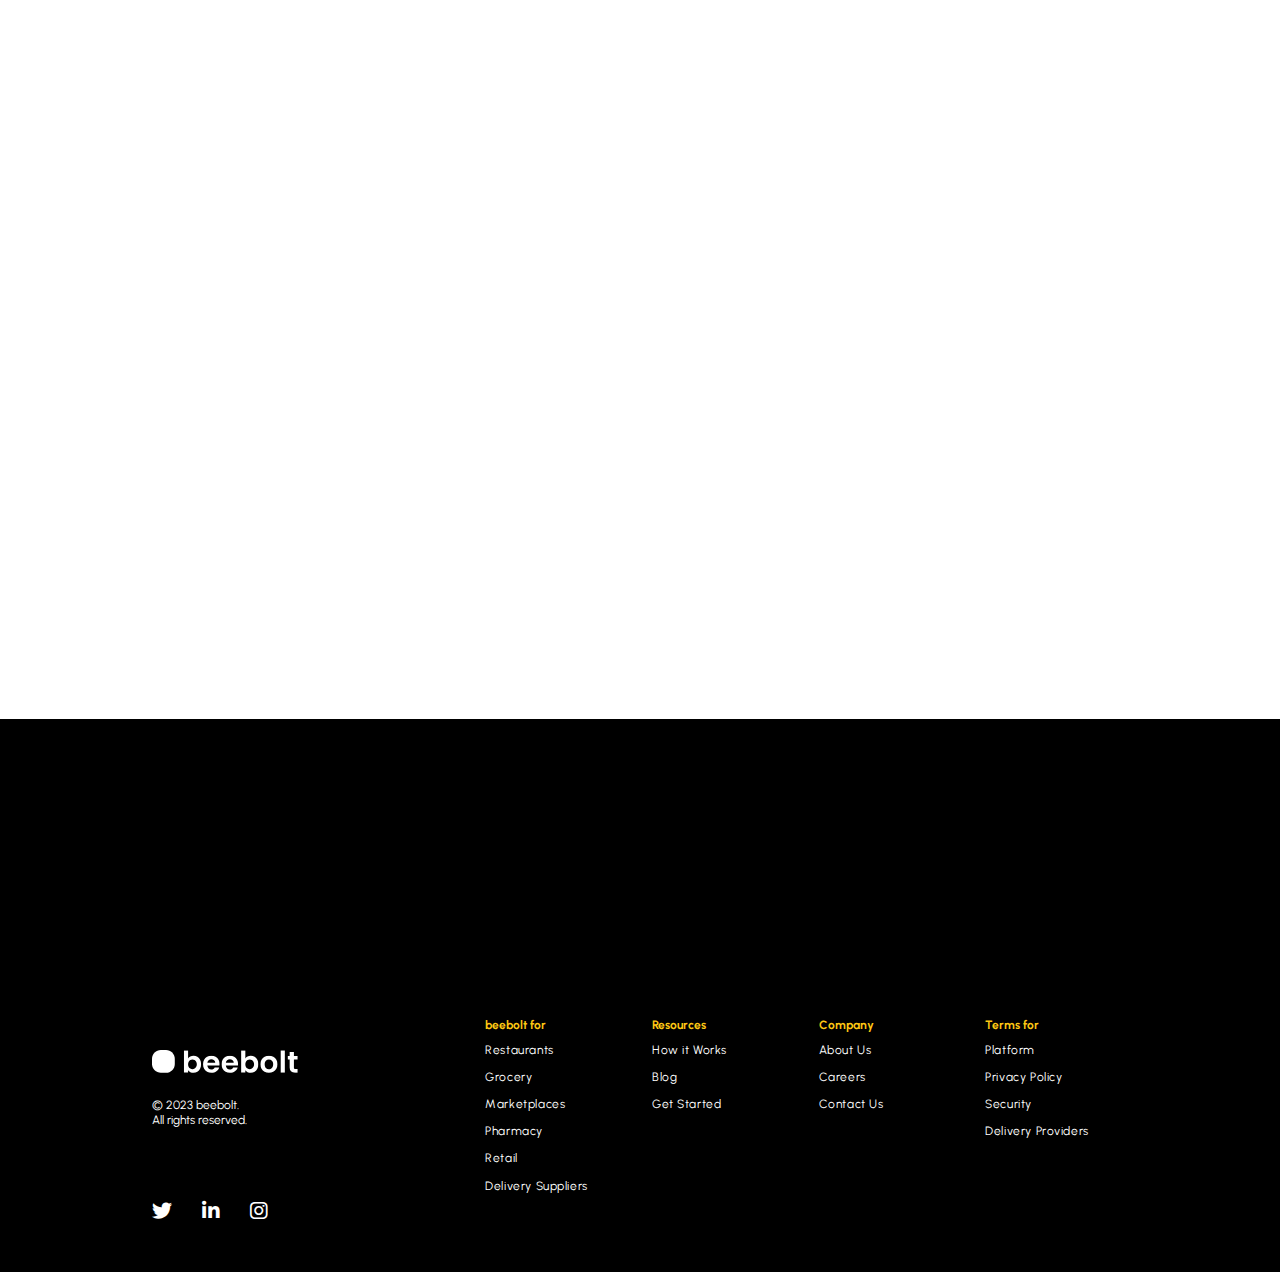
<file: index-3.html>
<!doctype html>
<html lang="en">

<head>
    <!-- Required meta tags -->
    <meta charset="utf-8">
    <meta name="viewport" content="width=device-width, initial-scale=1">

    <link rel="shortcut icon" href="assets/img/favicon.png" type="image/x-icon">

    <!-- Bootstrap CSS -->
    <link href="assets/css/bootstrap.min.css" rel="stylesheet">
    <link href="assets/css/all.min.css" rel="stylesheet">
    <link href="assets/css/fontawesome.css" rel="stylesheet">
    <link href="assets/css/owl.carousel.min.css" rel="stylesheet">
    <link href="assets/css/aos.css" rel="stylesheet">
    <link href="assets/css/style.css" rel="stylesheet">
    <link href="assets/css/responsive.css" rel="stylesheet">

    <title>Beebolt - Home Page</title>

</head>

<body>


    <!--------- Offcanvas area start --------->
    <div class="offcanvas-area">
        <div class="offcanvas-menu">
            <div class="main-menu">
                <ul class="d-block">
                    <li><a data-bs-toggle="collapse" href="#multiCollapseExample4" role="button" aria-expanded="false"
                            aria-controls="multiCollapseExample4" class="collapsed">
                            Product <i class="far fa-chevron-down"></i></a>
                        <div class="subb-menu collapse " id="multiCollapseExample4">
                            <a href="">Dropdown Option</a><a href="">Dropdown Option</a><a href="">Dropdown Option</a>
                        </div>
                    </li>
                    <li><a href="">Who We Are </a></li>
                    <li><a href="">Careers</a></li>
                    <li><a href="">Blog</a></li>
                </ul>
            </div>
            <div class="header-btn text-center pt-4">
                <a href="">Get Started</a>
            </div>
        </div>
    </div>

    <div class="offcanvas-overlay"></div>
    <!--------- Offcanvas area end --------->


    <!--------- Header area start --------->
    <header class="header">
        <div class="container d-flex align-items-center justify-content-between">
            <div class="header-logo">
                <a href=""><img src="assets/img/header-logo.svg" alt=""></a>
            </div>
            <nav class="header-nav d-flex align-items-center">
                <ul class="m-0 p-0 list-unstyled d-flex align-items-center">
                    <li><a href="">Product <img src="assets/img/sort-down.svg" alt=""></a>
                        <ul>
                            <li><a href="">Dropdown Option</a></li>
                            <li><a href="">Dropdown Option</a></li>
                            <li><a href="">Dropdown Option</a></li>
                            <li><a href="">Dropdown Option</a></li>
                        </ul>
                    </li>
                    <li><a href="">Who We Are </a></li>
                    <li><a href="">Careers</a></li>
                    <li><a href="">Blog</a></li>
                </ul>
                <div class="header-btn">
                    <a href="">Get Started</a>
                </div>
            </nav>
            <div class="menu-open">
                <!-- <i  class="far fa-bars"></i> -->
                <span class="line-1"></span>
                <span class="line-2"></span>
            </div>
        </div>
    </header>
    <!--------- Header area end --------->



    <!--------- Main area start --------->
    <main class="main">

        <!--------- Hero area start --------->
        <section class="hero-area bg-yellow pb-0">
            <div class="container">
                <div class="row align-items-center">
                    <div class="col-lg-6">
                        <div class="hero-thumbnail" data-aos="fade-up" data-aos-delay="50" data-aos-duration="1500">
                            <img src="assets/img/ht-2.png" alt="">
                        </div>
                    </div>
                    <div class="col-lg-6">
                        <div class="hero-content " data-aos="fade-in" data-aos-delay="50" data-aos-duration="1500">
                            <h4>
                                <span>Create and <br> expand a grocery delivery service in the local area.
                                </span>
                            </h4>
                            <div class="font-18 text-dark">beebolt provides a one-stop solution for grocery stores and
                                specialty food markets of any
                                size, allowing them to connect with delivery providers and effectively manage their
                                delivery
                                operations.
                            </div>
                            <form action="" class="hero-form d-flex align-items-center">
                                <div class="single-input">
                                    <input type="text">
                                </div>
                                <button class="common-btn rounded-pill border-0 btn-lg">Find out</button>
                            </form>
                        </div>
                    </div>
                </div>
            </div>
        </section>
        <!--------- Hero area end --------->


        <!--------- Tracking area start --------->
        <section class="tracking-area">
            <div class="container position-relative zi-1">
                <div class="circle-shape">
                    <img src="assets/img/shape-1.png" alt="">
                </div>
                <div class="tracking-tab-btns" data-aos="fade-up" data-aos-delay="50" data-aos-duration="1500">
                    <div class="nav nav-tabs" id="nav-tab" role="tablist">
                        <button class="nav-link active" id="nav-home-tab" data-bs-toggle="tab"
                            data-bs-target="#nav-home" type="button" role="tab" aria-controls="nav-home"
                            aria-selected="true">Assignment</button>
                        <button class="nav-link" id="nav-profile-tab" data-bs-toggle="tab" data-bs-target="#nav-profile"
                            type="button" role="tab" aria-controls="nav-profile" aria-selected="false">Tracking</button>
                        <button class="nav-link" id="nav-contact-tab" data-bs-toggle="tab" data-bs-target="#nav-contact"
                            type="button" role="tab" aria-controls="nav-contact" aria-selected="false">Route
                            Plan</button>
                    </div>
                </div>
                <div class="tracking-nav-content" data-aos="fade-up" data-aos-delay="50" data-aos-duration="1500">
                    <div class="tab-content" id="nav-tabContent">
                        <div class="tab-pane fade show active" id="nav-home" role="tabpanel"
                            aria-labelledby="nav-home-tab">
                            <div class="map-thumb">
                                <img src="assets/img/map-2.png" alt="">
                            </div>
                            <div class="map-contents">
                                <div class="row">
                                    <div class="col-md-4 col-sm-6">
                                        <div class="map-content-item">
                                            <div class="map-content-icon">
                                                <img src="assets/img/mi-1.svg" alt="">
                                            </div>
                                            <div class="map-content-item-text">
                                                <p>Make customers happier with faster delivery resolutions</p>
                                            </div>
                                        </div>
                                    </div>
                                    <div class="col-md-4 col-sm-6">
                                        <div class="map-content-item">
                                            <div class="map-content-icon">
                                                <img src="assets/img/mi-2.svg" alt="">
                                            </div>
                                            <div class="map-content-item-text">
                                                <p>Lower your costs with more efficient support teams</p>
                                            </div>
                                        </div>
                                    </div>
                                    <div class="col-md-4 col-sm-6">
                                        <div class="map-content-item">
                                            <div class="map-content-icon">
                                                <img src="assets/img/mi-3.svg" alt="">
                                            </div>
                                            <div class="map-content-item-text">
                                                <p>Scale support without sacrificing customer experience
                                                </p>
                                            </div>
                                        </div>
                                    </div>
                                </div>
                            </div>
                        </div>
                        <div class="tab-pane fade" id="nav-profile" role="tabpanel" aria-labelledby="nav-profile-tab">
                            <div class="map-thumb">
                                <img src="assets/img/map-2.png" alt="">
                            </div>
                            <div class="map-contents">
                                <div class="row">
                                    <div class="col-md-4 col-sm-6">
                                        <div class="map-content-item">
                                            <div class="map-content-icon">
                                                <img src="assets/img/mi-1.svg" alt="">
                                            </div>
                                            <div class="map-content-item-text">
                                                <p>Make customers happier with faster delivery resolutions</p>
                                            </div>
                                        </div>
                                    </div>
                                    <div class="col-md-4 col-sm-6">
                                        <div class="map-content-item">
                                            <div class="map-content-icon">
                                                <img src="assets/img/mi-2.svg" alt="">
                                            </div>
                                            <div class="map-content-item-text">
                                                <p>Lower your costs with more efficient support teams</p>
                                            </div>
                                        </div>
                                    </div>
                                    <div class="col-md-4 col-sm-6">
                                        <div class="map-content-item">
                                            <div class="map-content-icon">
                                                <img src="assets/img/mi-3.svg" alt="">
                                            </div>
                                            <div class="map-content-item-text">
                                                <p>Scale support without sacrificing customer experience
                                                </p>
                                            </div>
                                        </div>
                                    </div>
                                </div>
                            </div>
                        </div>
                        <div class="tab-pane fade" id="nav-contact" role="tabpanel" aria-labelledby="nav-contact-tab">
                            <div class="map-thumb">
                                <img src="assets/img/map-2.png" alt="">
                            </div>
                            <div class="map-contents">
                                <div class="row">
                                    <div class="col-md-4 col-sm-6">
                                        <div class="map-content-item">
                                            <div class="map-content-icon">
                                                <img src="assets/img/mi-1.svg" alt="">
                                            </div>
                                            <div class="map-content-item-text">
                                                <p>Make customers happier with faster delivery resolutions</p>
                                            </div>
                                        </div>
                                    </div>
                                    <div class="col-md-4 col-sm-6">
                                        <div class="map-content-item">
                                            <div class="map-content-icon">
                                                <img src="assets/img/mi-2.svg" alt="">
                                            </div>
                                            <div class="map-content-item-text">
                                                <p>Lower your costs with more efficient support teams</p>
                                            </div>
                                        </div>
                                    </div>
                                    <div class="col-md-4 col-sm-6">
                                        <div class="map-content-item">
                                            <div class="map-content-icon">
                                                <img src="assets/img/mi-3.svg" alt="">
                                            </div>
                                            <div class="map-content-item-text">
                                                <p>Scale support without sacrificing customer experience
                                                </p>
                                            </div>
                                        </div>
                                    </div>
                                </div>
                            </div>
                        </div>
                    </div>
                </div>
            </div>
        </section>
        <!--------- Tracking area end --------->


        <!--------- Marketplace area start --------->
        <section class="marketplace-area">
            <div class="container">
                <div class="marketplace-content" data-aos="fade-up" data-aos-delay="50" data-aos-duration="1500"> 
                    <div class="common-content text-center">
                        <h2>Centralize your <br>
                            marketplace <br>
                            delivery</h2>
                        <div class="text-18 pt-3">
                            Consolidate all your deliveries in a single location and leverage beebolt delivery network,
                            consisting of over 100+ providers, to improve the delivery services offered by your
                            marketplace.

                        </div>
                        <div class="start-btn pt-5 mt-1">
                            <a href="" class="common-btn rounded-pill">Get Started</a>
                        </div>
                    </div>
                </div>
                <div class="brand-logos text-center pt-5 mt-3" data-aos="fade-up" data-aos-delay="50" data-aos-duration="1500">
                    <div class="trust-text  text-center">
                        We are trusted by world's leading companies
                    </div>
                    <div class="brand-logos pt-4 mt-3 " data-aos="fade-up" data-aos-delay="50" data-aos-duration="1500">
                        <img src="assets/img/brand_logos.png" alt="">
                    </div>
                </div>
            </div>
        </section>
        <!--------- Marketplace area end --------->

        <!---------Customize  area start --------->
        <section class="Customize-area mt-100">
            <div class="container">
                <div class="row">
                    <div class="col-lg-6" data-aos="fade-up" data-aos-delay="50" data-aos-duration="1500">
                        <div class="Customize_slider dot_style owl-carousel">
                            <div class="Customize_blk">
                                <img src="assets/img/drive-3x.png" alt="">
                            </div>
                            <div class="Customize_blk">
                                <img src="assets/img/drive-3x.png" alt="">
                            </div>
                            <div class="Customize_blk">
                                <img src="assets/img/drive-3x.png" alt="">
                            </div>
                        </div>
                    </div>
                    <div class="col-lg-6">
                        <div class="Customize_text" data-aos="fade-left" data-aos-delay="50" data-aos-duration="1500">
                            <h2>Customize your delivery strategies for optimal success.</h2>
                            <p>For every order type, you can configure multiple delivery strategies to automatically dispatch orders to the most dependable or cost-effective delivery provider.</p>
                            <p>In the event that your primary choice is unavailable, the delivery is automatically reassigned to the second-nearest provider.</p>
                            <a href="#" class="common-btn rounded-pill">Get Started</a>
                        </div>
                    </div>
                </div>
            </div>
        </section>
        <!---------Customize  area end --------->

        

        <!--------- platform area start --------->
        <section class="platform-area">
            <div class="container">
                <div class="row">
                    <div class="col-lg-6">
                        <div class="platform_left" data-aos="fade-up" data-aos-delay="50" data-aos-duration="1500">
                            <h2>Your all-in-one <br> delivery platform,</h2>
                            <p>beebolt is designed to ensure every delivery is successful, whether it involves catering to specific requirements for your deliveries or delivering to multiple homes simultaneously.</p>
                            <div class="platform_img">
                                <img src="assets/img/thum-1.png" alt="">
                                <img src="assets/img/thum-2.png" alt="">
                            </div>
                        </div>
                    </div>
                    <div class="col-lg-6">
                        <div class="platform_right">
                            <div class="platform_blk" data-aos="fade-up" data-aos-delay="50" data-aos-duration="1500">
                                <i>
                                    <img src="assets/img/plf-1.png" alt="">
                                </i>
                                <h5>May no order go <br> undelivered</h5>
                                <p>In the event of a driver canceling or if the pick-up time is fast approaching, your delivery is automatically reassigned to the next most suitable provider.</p>
                            </div>
                            <div class="platform_blk" data-aos="fade-up" data-aos-delay="150" data-aos-duration="1500">
                                <i>
                                    <img src="assets/img/plf-2.png" alt="">
                                </i>
                                <h5>Stop chasing <br> down refunds</h5>
                                <p>On your behalf, beebolt manages all refund requests and reconciliations with the delivery providers.</p>
                            </div>
                            <div class="platform_blk" data-aos="fade-up" data-aos-delay="250" data-aos-duration="1500">
                                <i>
                                    <img src="assets/img/plf-3.png" alt="">
                                </i>
                                <h5>Smart routing <br> saves time</h5>
                                <p>Through the automatic batching of routes based on drop-off locations, drivers can save time and complete multiple deliveries simultaneously.</p>
                            </div>
                            <div class="platform_blk" data-aos="fade-up" data-aos-delay="350" data-aos-duration="1500">
                                <i>
                                    <img src="assets/img/plf-4.png" alt="">
                                </i>
                                <h5>24/7 Customer <br>
                                    Support</h5>
                                <p>beebolt oversees and organizes both scheduled and dispatched deliveries on your behalf, ensuring complete customer satisfaction. </p>
                            </div>
                            <div class="platform_blk" data-aos="fade-up" data-aos-delay="450" data-aos-duration="1500">
                                <i>
                                    <img src="assets/img/plf-5.png" alt="">
                                </i>
                                <h5>Keep your own <br> drivers</h5>
                                <p>You can deliver using your in-house drivers when they are available, and beebolt automatically assigns backup drivers when they are not.</p>
                            </div>
                            <div class="platform_blk" data-aos="fade-up" data-aos-delay="550" data-aos-duration="1500">
                                <i>
                                    <img src="assets/img/plf-6.png" alt="">
                                </i>
                                <h5>Use only the right drivers <br> for the right job</h5>
                                <p>Using beebolt, you have the option to block drivers who fail to meet your expectations from making future deliveries.</p>
                            </div>
                        </div>
                    </div>
                </div>
            </div>
        </section>
        <!--------- platform area end --------->

        
        <!--------- Browse area start --------->
        <section class="browse-area">
            <div class="container-md" data-aos="fade-in" data-aos-delay="50" data-aos-duration="1500">
                <div class="text-title text-center">Browse by Use Case</div>
                <div class="browse-slider owl-carousel">
                    <div class="browse-slide">
                        <div class="browse-slide-card">
                            <div class="browse-slide-card-thumb">
                                <img src="assets/img/bt-1.png" alt="">
                                <div class="browse-slide-card-icon">
                                    <img src="assets/img/ci-1.svg" alt="">
                                </div>
                            </div>
                            <div class="browse-slide-card-body">
                                <h6>Logistics Visibility</h6>
                                <a href="" class="browse-card-title">Container Tracking</a>
                                <div class="browse-card-link"><a href=""><img class="me-1"
                                            src="assets/img/arrow-top-right.png" alt=""> Read more</a></div>
                            </div>
                        </div>
                    </div>
                    <div class="browse-slide">
                        <div class="browse-slide-card">
                            <div class="browse-slide-card-thumb" style="border-color: #DBC7EC;">
                                <img src="assets/img/bt-2.png" alt="">
                                <div class="browse-slide-card-icon">
                                    <img src="assets/img/ci-2.svg" alt="">
                                </div>
                            </div>
                            <div class="browse-slide-card-body">
                                <a href="" class="browse-card-title pt-0">Exception
                                    Management</a>
                                <div class="browse-card-link"><a href=""><img class="me-1"
                                            src="assets/img/arrow-top-right.png" alt=""> Read more</a></div>
                            </div>
                        </div>
                    </div>
                    <div class="browse-slide">
                        <div class="browse-slide-card">
                            <div class="browse-slide-card-thumb" style="border-color: #FDD9A0;">
                                <img src="assets/img/bt-3.png" alt="">
                                <div class="browse-slide-card-icon">
                                    <img src="assets/img/ci-3.svg" alt="">
                                </div>
                            </div>
                            <div class="browse-slide-card-body">
                                <a href="" class="browse-card-title pt-0">Route Planning</a>
                                <div class="browse-card-link"><a href=""><img class="me-1"
                                            src="assets/img/arrow-top-right.png" alt=""> Read more</a></div>
                            </div>
                        </div>
                    </div>
                    <div class="browse-slide">
                        <div class="browse-slide-card">
                            <div class="browse-slide-card-thumb">
                                <img src="assets/img/bt-1.png" alt="">
                                <div class="browse-slide-card-icon">
                                    <img src="assets/img/ci-1.svg" alt="">
                                </div>
                            </div>
                            <div class="browse-slide-card-body">
                                <h6>Logistics Visibility</h6>
                                <a href="" class="browse-card-title">Container Tracking</a>
                                <div class="browse-card-link"><a href=""><img class="me-1"
                                            src="assets/img/arrow-top-right.png" alt=""> Read more</a></div>
                            </div>
                        </div>
                    </div>
                    <div class="browse-slide">
                        <div class="browse-slide-card">
                            <div class="browse-slide-card-thumb" style="border-color: #DBC7EC;">
                                <img src="assets/img/bt-2.png" alt="">
                                <div class="browse-slide-card-icon">
                                    <img src="assets/img/ci-2.svg" alt="">
                                </div>
                            </div>
                            <div class="browse-slide-card-body">
                                <a href="" class="browse-card-title pt-0">Exception
                                    Management</a>
                                <div class="browse-card-link"><a href=""><img class="me-1"
                                            src="assets/img/arrow-top-right.png" alt=""> Read more</a></div>
                            </div>
                        </div>
                    </div>
                    <div class="browse-slide">
                        <div class="browse-slide-card">
                            <div class="browse-slide-card-thumb" style="border-color: #FDD9A0;">
                                <img src="assets/img/bt-3.png" alt="">
                                <div class="browse-slide-card-icon">
                                    <img src="assets/img/ci-3.svg" alt="">
                                </div>
                            </div>
                            <div class="browse-slide-card-body">
                                <a href="" class="browse-card-title pt-0">Route Planning</a>
                                <div class="browse-card-link"><a href=""><img class="me-1"
                                            src="assets/img/arrow-top-right.png" alt=""> Read more</a></div>
                            </div>
                        </div>
                    </div>
                    <div class="browse-slide">
                        <div class="browse-slide-card">
                            <div class="browse-slide-card-thumb">
                                <img src="assets/img/bt-1.png" alt="">
                                <div class="browse-slide-card-icon">
                                    <img src="assets/img/ci-1.svg" alt="">
                                </div>
                            </div>
                            <div class="browse-slide-card-body">
                                <h6>Logistics Visibility</h6>
                                <a href="" class="browse-card-title">Container Tracking</a>
                                <div class="browse-card-link"><a href=""><img class="me-1"
                                            src="assets/img/arrow-top-right.png" alt=""> Read more</a></div>
                            </div>
                        </div>
                    </div>
                    <div class="browse-slide">
                        <div class="browse-slide-card">
                            <div class="browse-slide-card-thumb" style="border-color: #DBC7EC;">
                                <img src="assets/img/bt-2.png" alt="">
                                <div class="browse-slide-card-icon">
                                    <img src="assets/img/ci-2.svg" alt="">
                                </div>
                            </div>
                            <div class="browse-slide-card-body">
                                <a href="" class="browse-card-title pt-0">Exception
                                    Management</a>
                                <div class="browse-card-link"><a href=""><img class="me-1"
                                            src="assets/img/arrow-top-right.png" alt=""> Read more</a></div>
                            </div>
                        </div>
                    </div>
                    <div class="browse-slide">
                        <div class="browse-slide-card">
                            <div class="browse-slide-card-thumb" style="border-color: #FDD9A0;">
                                <img src="assets/img/bt-3.png" alt="">
                                <div class="browse-slide-card-icon">
                                    <img src="assets/img/ci-3.svg" alt="">
                                </div>
                            </div>
                            <div class="browse-slide-card-body">
                                <a href="" class="browse-card-title pt-0">Route Planning</a>
                                <div class="browse-card-link"><a href=""><img class="me-1"
                                            src="assets/img/arrow-top-right.png" alt=""> Read more</a></div>
                            </div>
                        </div>
                    </div>
                </div>
            </div>
        </section>
        <!--------- Browse area end --------->
 

        <!--------- Blog area start --------->
        <section class="blog-area pt-3 pt0">
            <div class="container">
                <div class="row gx-3">
                    <div class="col-md-6" data-aos="fade-up" data-aos-delay="50" data-aos-duration="1300">
                        <div class="blog-card" style="
                        background: #32C896;">
                                <h4>Documentation</h4>
                                <p>Get started with your project with our API and SDK documentation.</p>
                                <p><a href=""> <img class="me-1" src="assets/img/arrow-top-right.png" alt=""> Explore Docs</a>
                                </p>
                        </div>
                    </div>
                    <div class="col-md-6" data-aos="fade-up" data-aos-delay="50" data-aos-duration="1500">
                        <div class="blog-card mb-md-0" style="background: #805AD5;">
                            <h4>Request a demo</h4>
                            <p>Talk to an expert to learn how beebolt can power your ideas.</p>
                            <p><a href=""> <img class="me-1" src="assets/img/arrow-top-right.png" alt=""> Contact sales
                                </a></p>
                        </div>
                    </div>
                </div>
            </div>
        </section>
        <!--------- Blog area end --------->


        <section class="cta-area mb- pb-0">
            <div class="container">
                <div class="cta-wrapper   bg-yellow" data-aos="fade-up" data-aos-delay="50" data-aos-duration="1500">
                    <div class="cta-thumb">

                    </div>
                    <div class="cta-content">
                        <h3>Improve your <br>
                            Supply Chain <span>today</span></h3>
                    </div>
                    <div class="cta-btn">
                        <a href="" class="common-btn btn-white " style="border-radius: 50px;">Get Started</a>
                    </div>
                </div>
            </div>
        </section>

    </main>
    <!--------- Main area end --------->


    <!--------- Footer area start --------->
    <footer class="footer">
        <div class="container">
            <div class="row">
                <div class="col-lg-4">
                    <div class="footer-item">
                        <div class="footer-logo">
                            <a href=""><img src="assets/img/header-logo.svg" alt=""></a>
                        </div>
                        <p>© 2023 beebolt. <br>
                            All rights reserved.</p>
                        <div class="footer-social d-flex align-items-center">
                            <a href=""><i class="fab fa-twitter"></i></a>
                            <a href=""><i class="fab fa-linkedin-in"></i></a>
                            <a href=""><i class="fab fa-instagram"></i></a>
                        </div>
                    </div>
                </div>
                <div class="col-lg-8">
                    <div class="row">
                        <div class="col-md-3 col-6">
                            <div class="footer-item">
                                <h5>beebolt for </h5>
                                <ul>
                                    <li><a href="">Restaurants</a></li>
                                    <li><a href="">Grocery</a></li>
                                    <li><a href="">Marketplaces</a></li>
                                    <li><a href="">Pharmacy</a></li>
                                    <li><a href="">Retail</a></li>
                                    <li><a href="">Delivery Suppliers</a></li>
                                </ul>
                            </div>
                        </div>
                        <div class="col-md-3 col-6">
                            <div class="footer-item">
                                <h5>Resources </h5>
                                <ul>
                                    <li><a href="">How it Works</a></li>
                                    <li><a href="">Blog</a></li>
                                    <li><a href="">Get Started</a></li>
                                </ul>
                            </div>
                        </div>
                        <div class="col-md-3 col-6">
                            <div class="footer-item">
                                <h5>Company </h5>
                                <ul>
                                    <li><a href="">About Us</a></li>
                                    <li><a href="">Careers</a></li>
                                    <li><a href="">Contact Us</a></li>
                                </ul>
                            </div>
                        </div>
                        <div class="col-md-3 col-6">
                            <div class="footer-item">
                                <h5>Terms for </h5>
                                <ul>
                                    <li><a href="">Platform</a></li>
                                    <li><a href="">Privacy Policy</a></li>
                                    <li><a href="">Security</a></li>
                                    <li><a href="">Delivery Providers</a></li>
                                </ul>
                            </div>
                        </div>
                    </div>
                </div>
            </div>
        </div>
    </footer>
    <!--------- Footer area end --------->





    <script src="assets/js/jquery.min.js"></script>
    <script src="assets/js/bootstrap.min.js"></script>
    <script src="assets/js/popper.js"></script>
    <script src="assets/js/owl.carousel.min.js"></script>
    <script src="assets/js/aos.js"></script>
    <script src="assets/js/main.js"></script>



</body>

</html>
</file>
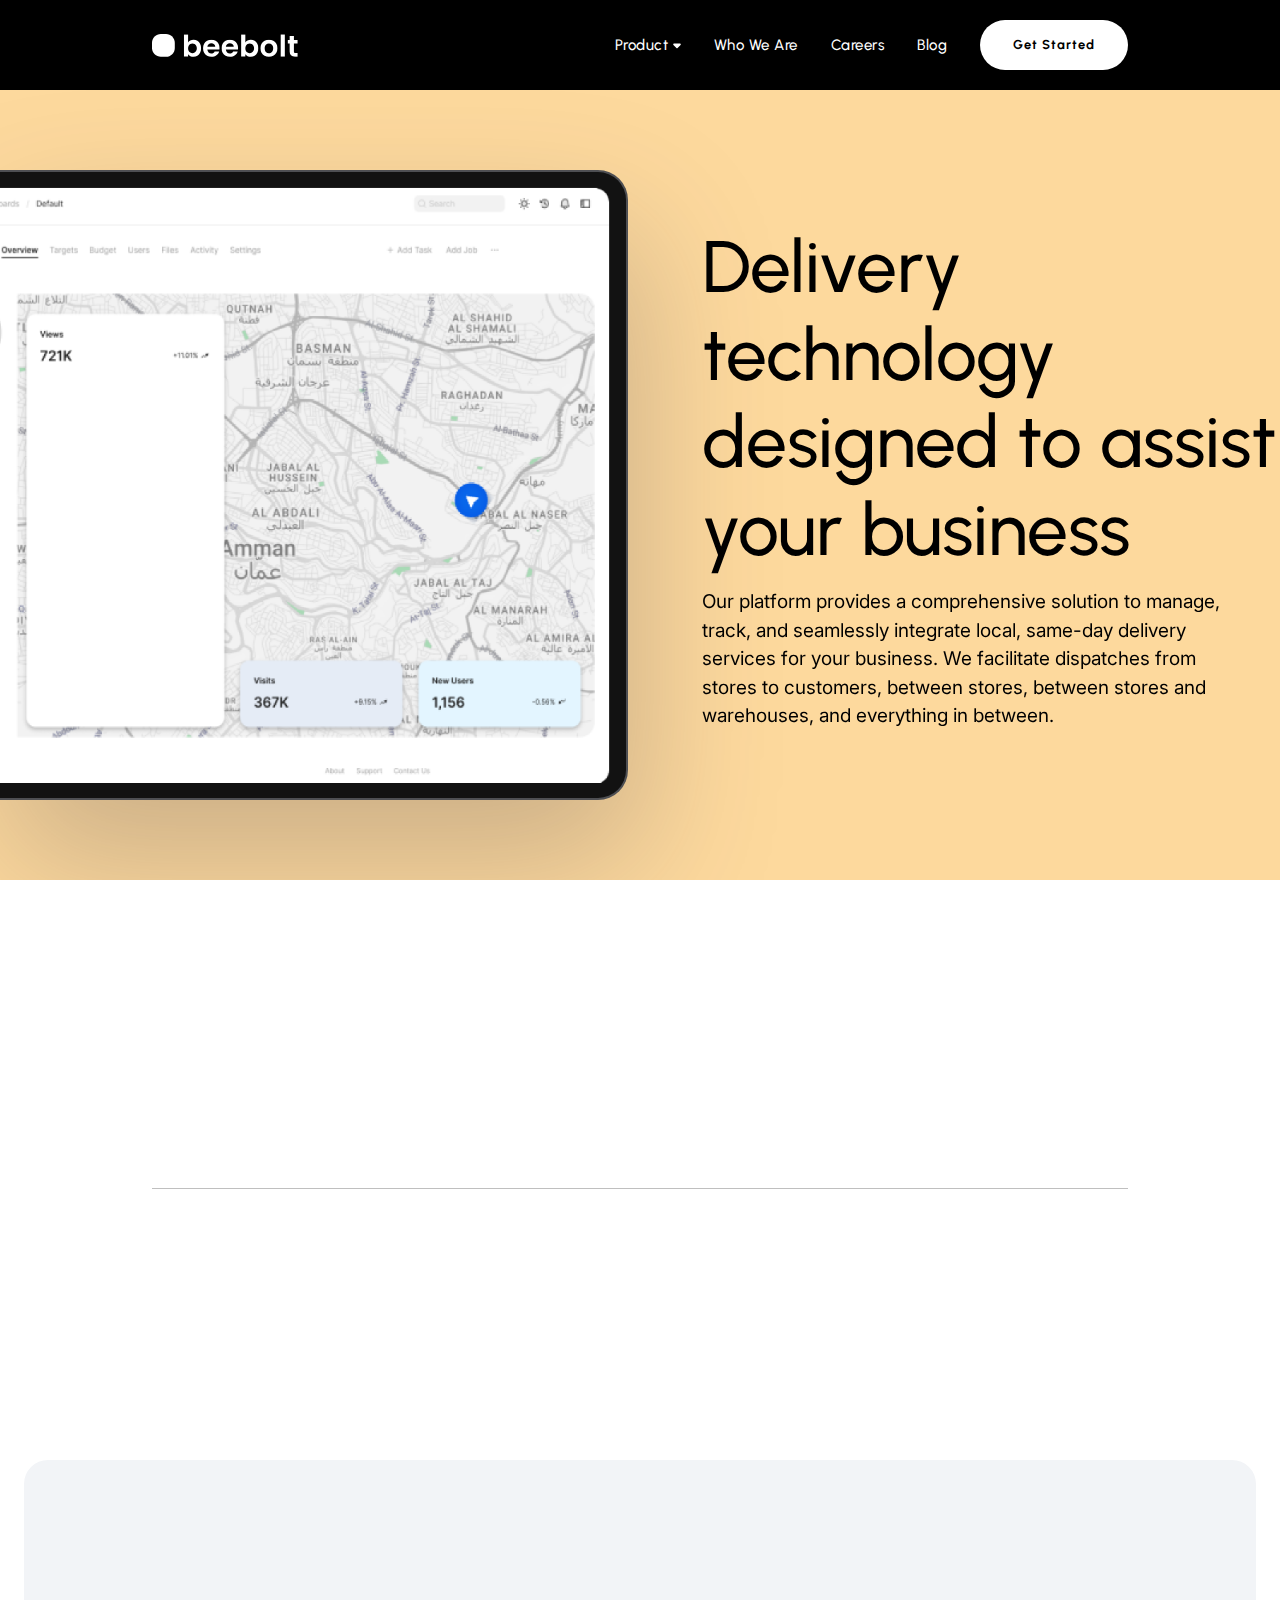
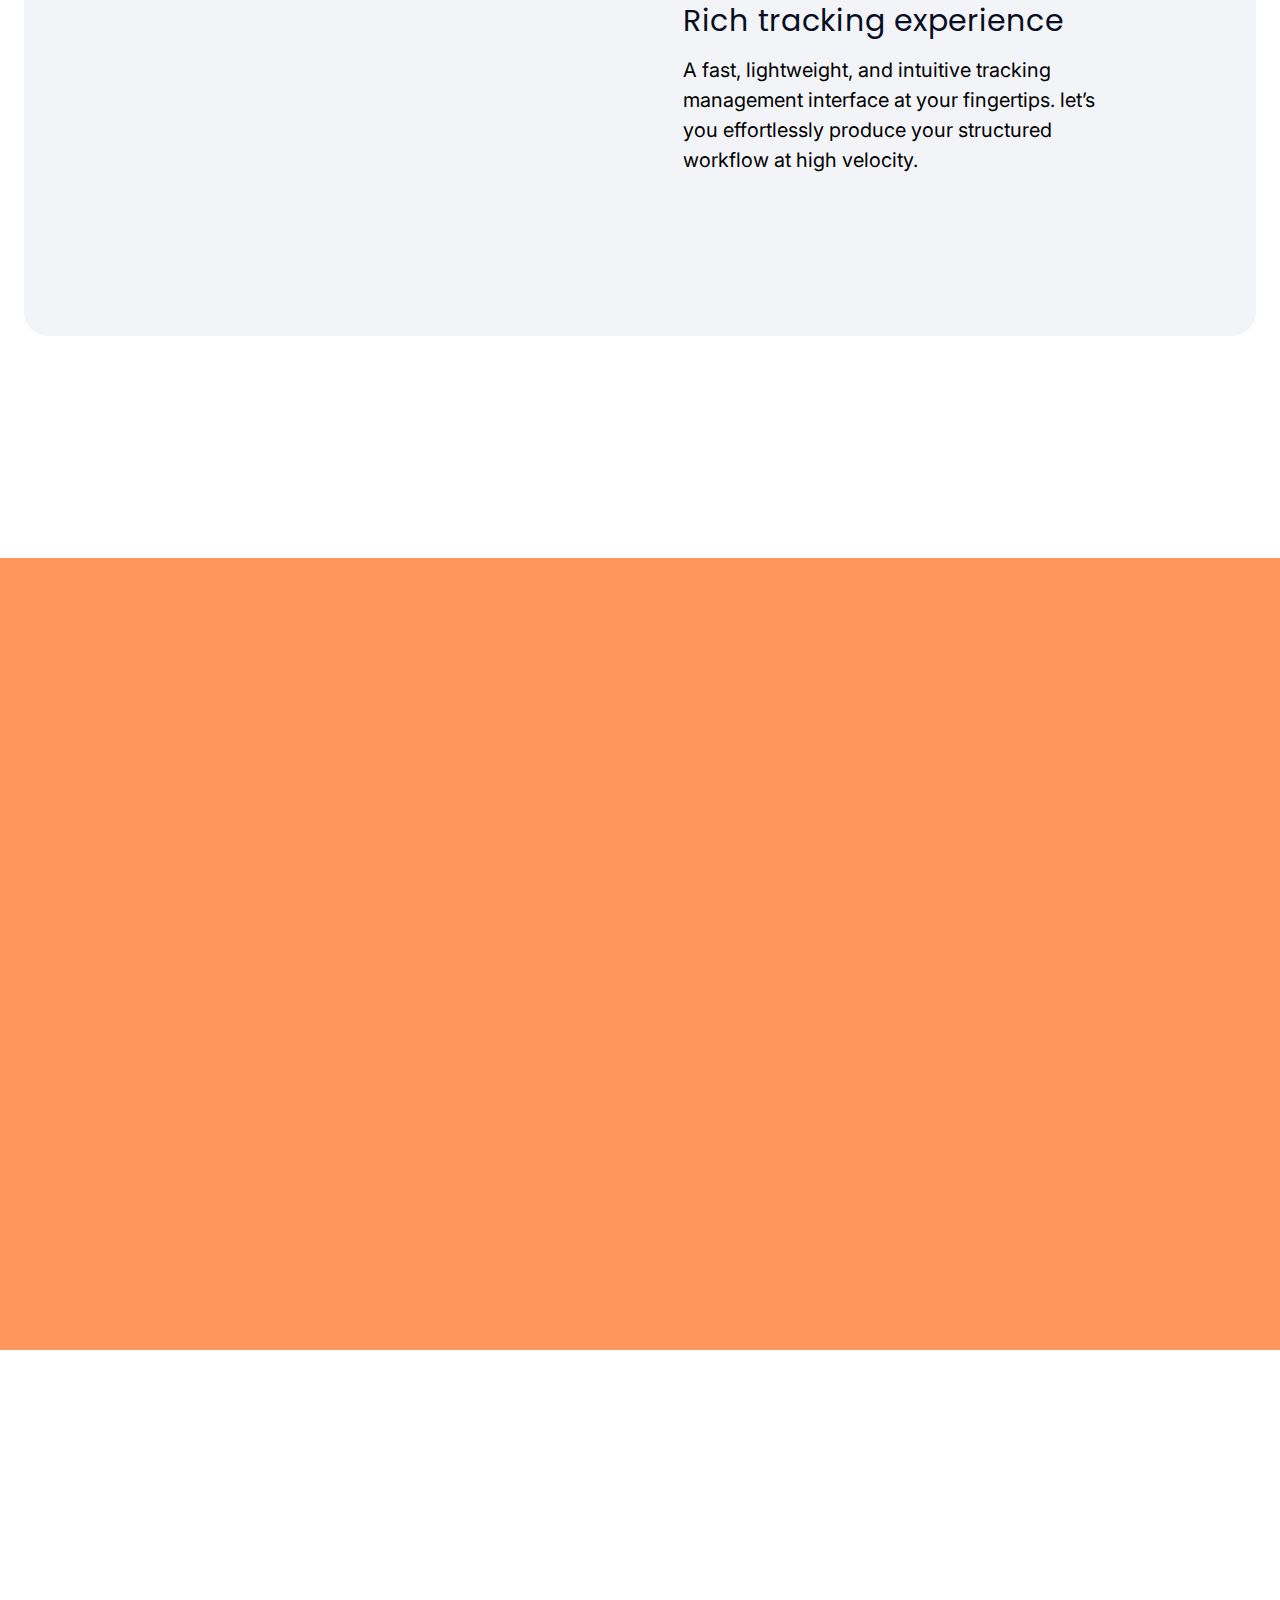
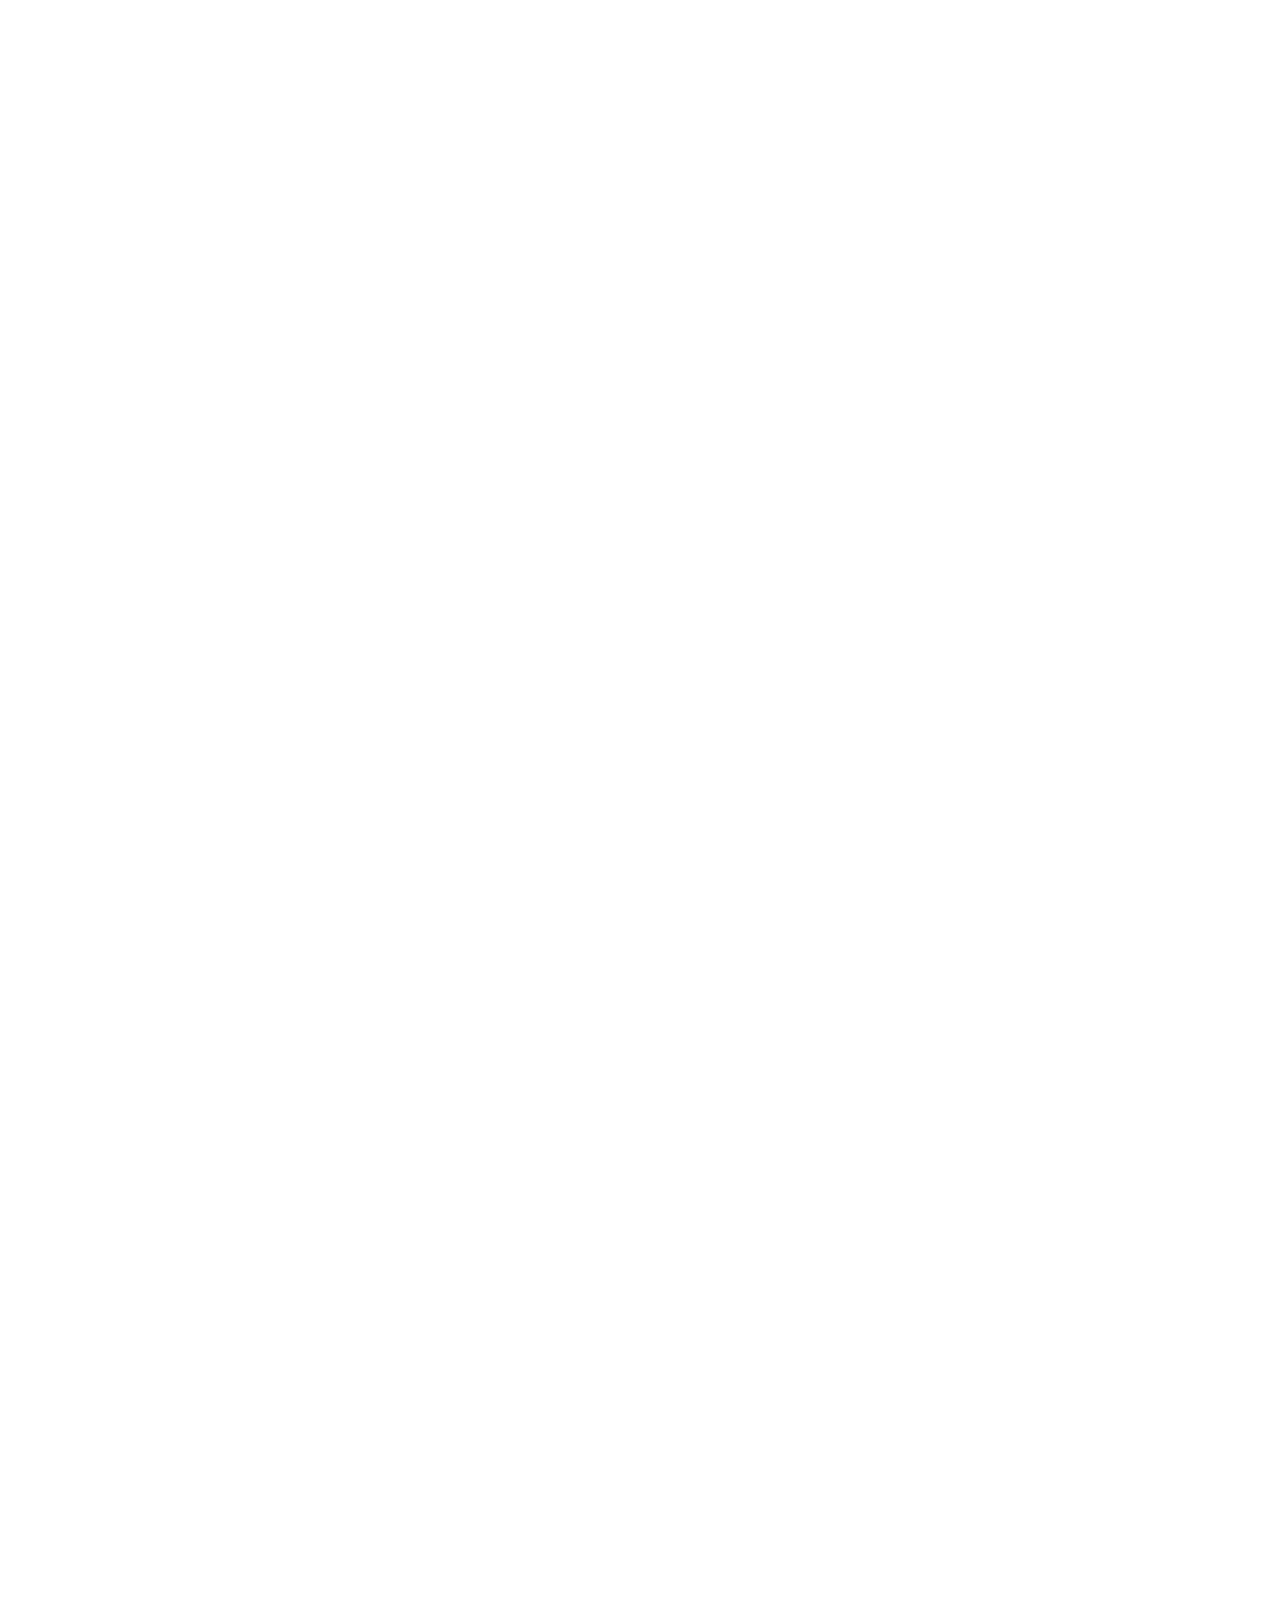
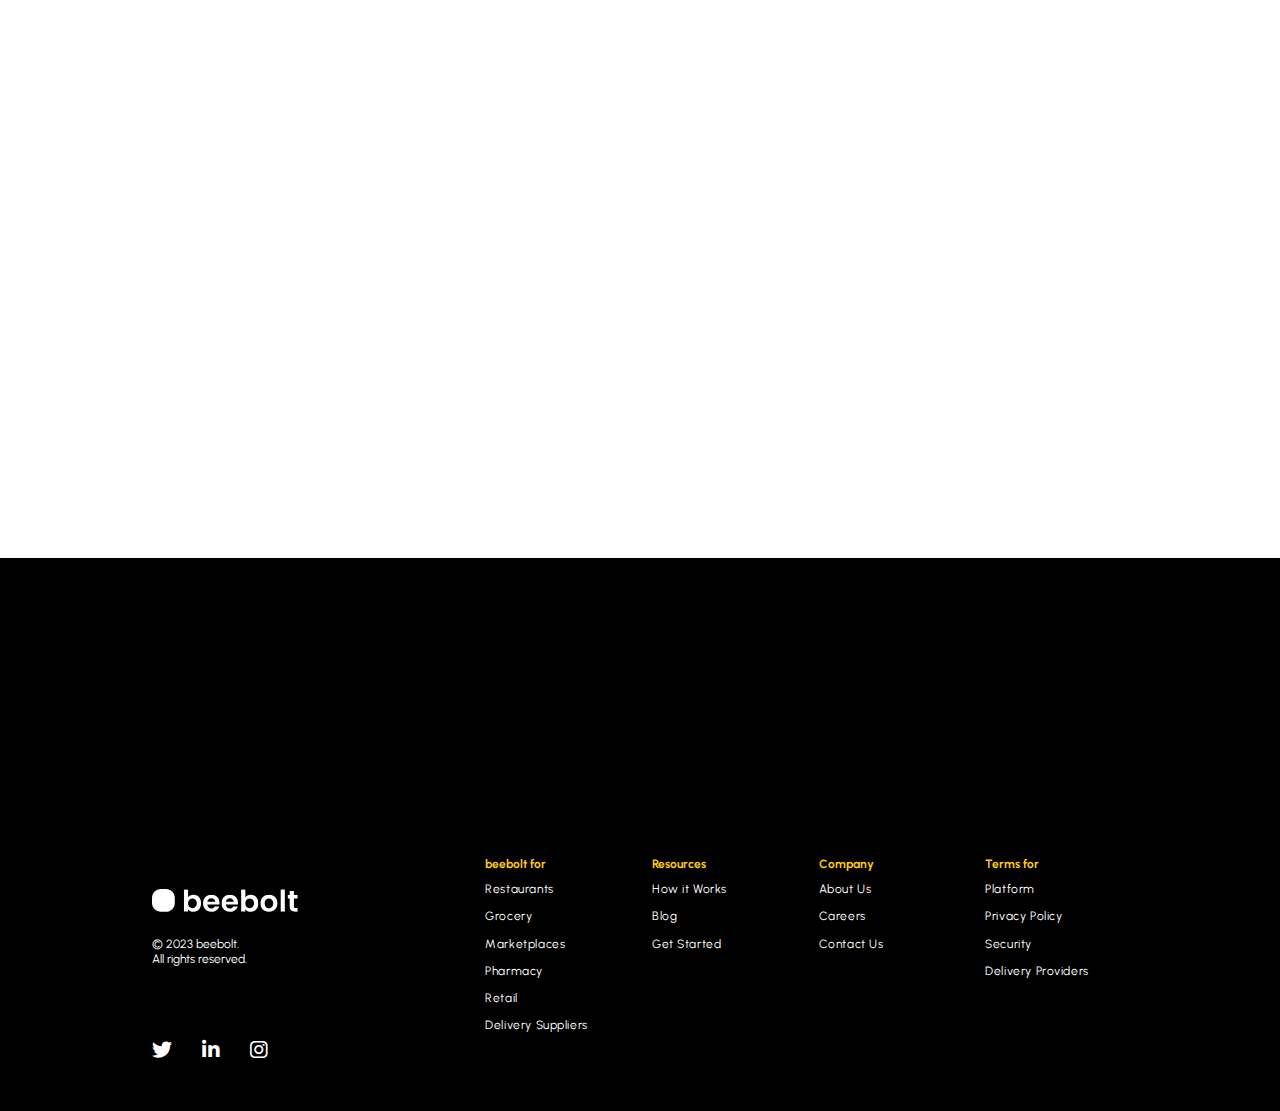
<file: Landing-Delivery.html>
<!doctype html>
<html lang="en">

<head>
    <!-- Required meta tags -->
    <meta charset="utf-8">
    <meta name="viewport" content="width=device-width, initial-scale=1">

    <link rel="shortcut icon" href="assets/img/favicon.png" type="image/x-icon">

    <!-- Bootstrap CSS -->
    <link href="assets/css/bootstrap.min.css" rel="stylesheet">
    <link href="assets/css/all.min.css" rel="stylesheet">
    <link href="assets/css/fontawesome.css" rel="stylesheet">
    <link href="assets/css/owl.carousel.min.css" rel="stylesheet">
    <link href="assets/css/aos.css" rel="stylesheet">
    <link href="assets/css/style.css" rel="stylesheet">
    <link href="assets/css/responsive.css" rel="stylesheet">

    <title>Landing Delivery</title>

</head>

<body>


    <!--------- Offcanvas area start --------->
    <div class="offcanvas-area">
        <div class="offcanvas-menu">
            <div class="main-menu">
                <ul class="d-block">
                    <li><a data-bs-toggle="collapse" href="#multiCollapseExample4" role="button" aria-expanded="false"
                            aria-controls="multiCollapseExample4" class="collapsed">
                            Product <i class="far fa-chevron-down"></i></a>
                        <div class="subb-menu collapse " id="multiCollapseExample4">
                            <a href="">Dropdown Option</a><a href="">Dropdown Option</a><a href="">Dropdown Option</a>
                        </div>
                    </li>
                    <li><a href="">Who We Are </a></li>
                    <li><a href="">Careers</a></li>
                    <li><a href="">Blog</a></li>
                </ul>
            </div>
            <div class="header-btn text-center pt-4">
                <a href="">Get Started</a>
            </div>
        </div>
    </div>

    <div class="offcanvas-overlay"></div>
    <!--------- Offcanvas area end --------->


    <!--------- Header area start --------->
    <header class="header">
        <div class="container d-flex align-items-center justify-content-between">
            <div class="header-logo">
                <a href=""><img src="assets/img/header-logo.svg" alt=""></a>
            </div>
            <nav class="header-nav d-flex align-items-center">
                <ul class="m-0 p-0 list-unstyled d-flex align-items-center">
                    <li><a href="">Product <img src="assets/img/sort-down.svg" alt=""></a>
                        <ul>
                            <li><a href="">Dropdown Option</a></li>
                            <li><a href="">Dropdown Option</a></li>
                            <li><a href="">Dropdown Option</a></li>
                            <li><a href="">Dropdown Option</a></li>
                        </ul>
                    </li>
                    <li><a href="">Who We Are </a></li>
                    <li><a href="">Careers</a></li>
                    <li><a href="">Blog</a></li>
                </ul>
                <div class="header-btn">
                    <a href="">Get Started</a>
                </div>
            </nav>
            <div class="menu-open">
                <!-- <i  class="far fa-bars"></i> -->
                <span class="line-1"></span>
                <span class="line-2"></span>
            </div>
        </div>
    </header>
    <!--------- Header area end --------->



    <!--------- Main area start --------->
    <main class="main">

        <!--------- Hero area start --------->
        <section class="hero-area Delivery-Hero">
            <div class="row align-items-center">
                <div class="col-lg-6">
                    <div class="hero-thumb text-start"data-aos="fade-right" data-aos-delay="50" data-aos-duration="1500">
                        <img src="assets/img/Hero_Ipad_map.png" style="position: relative; left: -4px;" alt="">
                    </div>
                </div>
                <div class="col-lg-6">
                    <div class="Delivery-Hero_content"data-aos="fade-in" data-aos-delay="50" data-aos-duration="1500">
                        <h1>Delivery <br> technology <br> designed to assist <br> your business</h1>
                        <p>
                            Our platform provides a comprehensive solution to manage, track, and seamlessly integrate local, same-day delivery services for your business. We facilitate dispatches from stores to customers, between stores, between stores and warehouses, and everything in between.
                        </p>
                    </div>
                </div>
            </div>
        </section>
        <!--------- Hero area end --------->


        <!--------- Manage area start --------->
        <section class="manage-area manage-V2">
            <div class="container">
                <div class="common-content text-center trusted_content"data-aos="fade-in" data-aos-delay="50" data-aos-duration="1500">
                    <h5>We are trusted by world's leading companies</h5>
                </div>
                <div class="shipment-thumb px-4 text-center pt-4 mt-3 pb-3"data-aos="fade-up" data-aos-delay="50" data-aos-duration="1500">
                    <img src="assets/img/Company_Logos_Brands.png" alt="">
                </div>
                <hr>
                <div class="build-wrapper pt-5" data-aos="fade-in" data-aos-delay="50" data-aos-duration="1500">
                    <div class="section-title text-center">
                        <h3>Optimize collaboration and planning <span> Effective shipment lifecycle management</span>
                        </h3>
                    </div>
                    <nav>
                        <div class="nav nav-tabs" id="nav-tab" role="tablist">
                            <button class="nav-link active" id="nav-home-tab" data-bs-toggle="tab"
                                data-bs-target="#nav-home" type="button" role="tab" aria-controls="nav-home"
                                aria-selected="true">Tracking experience</button>
                            <button class="nav-link" id="nav-profile-tab" data-bs-toggle="tab"
                                data-bs-target="#nav-profile" type="button" role="tab" aria-controls="nav-profile"
                                aria-selected="false">Components</button>
                            <button class="nav-link" id="nav-contact-tab" data-bs-toggle="tab"
                                data-bs-target="#nav-contact" type="button" role="tab" aria-controls="nav-contact"
                                aria-selected="false">Localization</button>
                            <button class="nav-link" id="nav-contact-tab" data-bs-toggle="tab"
                                data-bs-target="#nav-contact" type="button" role="tab" aria-controls="nav-contact"
                                aria-selected="false">Granular Permissions</button>
                            <button class="nav-link" id="nav-contact-tab" data-bs-toggle="tab"
                                data-bs-target="#nav-contact" type="button" role="tab" aria-controls="nav-contact"
                                aria-selected="false">Custom Workflows</button>
                        </div>
                    </nav>
                </div>
            </div>
            <div class="container-fluid px-lg-4">
                <div class="tab-content" id="nav-tabContent">
                    <div class="tab-pane fade show active" id="nav-home" role="tabpanel" aria-labelledby="nav-home-tab">
                        <div class="build-item">
                            <div class="container">
                                <div class="row align-items-center">
                                    <div class="col-md-6">
                                        <div class="build-thumb"data-aos="fade-right" data-aos-delay="50" data-aos-duration="1500">
                                            <img src="assets/img/rich-thumb-2.png" alt="">
                                        </div>
                                    </div>
                                    <div class="col-md-6">
                                        <div class="build-content">
                                            <h4>Rich tracking experience</h4>
                                            <p>A fast, lightweight, and intuitive tracking management interface at your
                                                fingertips. let’s you effortlessly produce your structured workflow at
                                                high
                                                velocity.</p>
                                        </div>
                                    </div>
                                </div>
                            </div>
                        </div>
                    </div>
                    <div class="tab-pane fade" id="nav-profile" role="tabpanel" aria-labelledby="nav-profile-tab">
                        <div class="build-item">
                            <div class="container">
                                <div class="row align-items-center">
                                    <div class="col-md-6">
                                        <div class="build-thumb"data-aos="fade-right" data-aos-delay="50" data-aos-duration="1500">
                                            <img src="assets/img/rich-thumb.png" alt="">
                                        </div>
                                    </div>
                                    <div class="col-md-6">
                                        <div class="build-content">
                                            <h4>Rich tracking experience</h4>
                                            <p>A fast, lightweight, and intuitive tracking management interface at your
                                                fingertips. let’s you effortlessly produce your structured workflow at
                                                high
                                                velocity.</p>
                                        </div>
                                    </div>
                                </div>
                            </div>
                        </div>
                    </div>
                    <div class="tab-pane fade" id="nav-contact" role="tabpanel" aria-labelledby="nav-contact-tab">
                        <div class="build-item">
                            <div class="container">
                                <div class="row align-items-center">
                                    <div class="col-md-6">
                                        <div class="build-thumb"data-aos="fade-right" data-aos-delay="50" data-aos-duration="1500">
                                            <img src="assets/img/rich-thumb.png" alt="">
                                        </div>
                                    </div>
                                    <div class="col-md-6">
                                        <div class="build-content">
                                            <h4>Rich tracking experience</h4>
                                            <p>A fast, lightweight, and intuitive tracking management interface at your
                                                fingertips. let’s you effortlessly produce your structured workflow at
                                                high
                                                velocity.</p>
                                        </div>
                                    </div>
                                </div>
                            </div>
                        </div>
                    </div>
                </div>
                <div class="btn-bottom text-center"data-aos="fade-in" data-aos-delay="50" data-aos-duration="1500">
                    <a href="" class="common-btn btn-sky">Explore beebolt <b>freight</b> capabilities <img class="ms-2"
                            src="assets/img/arrow-top-right.png" alt=""></a>
                </div>
            </div>
        </section>
        <!--------- Manage area end --------->


        <!--------- area end --------->
        <section class="beebolt-Area">
            <div class="container">
                <div class="row">
                    <div class="col-lg-12">
                        <div class="beebolt_text"  data-aos="fade-up" data-aos-delay="50" data-aos-duration="1500">
                            <h2>Let beebolt to understand your needs</h2>
                        </div>
                    </div>
                    <div class="col-lg-12"  data-aos="fade-up" data-aos-delay="50" data-aos-duration="1500">
                        <div class="beebolt_slider owl-carousel">
                            <div class="postCard_blk starting">
                                <h2>Move from <br> 
                                    A to B <br>
                                    starting <br>
                                    today</h2>
                                <p>Here is how we help our users from any industry for any job</p>
                            </div>
                            <div class="postCard_blk pos_res">
                                <img src="assets/img/post_c1.png" alt="">
                                <h2>For <br>
                                    Restaurants</h2>
                            </div>
                            <div class="postCard_blk Started">
                                <img src="assets/img/post_c2.png" alt="">
                                <a href=" " class="common-btn btn-white">Get Started</a>
                            </div>
                            <div class="postCard_blk starting">
                                <h2>Move from <br> 
                                    A to B <br>
                                    starting <br>
                                    today</h2>
                                <p>Here is how we help our users from any industry for any job</p>
                            </div>
                            <div class="postCard_blk pos_res">
                                <img src="assets/img/post_c1.png" alt="">
                                <h2>For <br>
                                    Restaurants</h2>
                            </div>
                            <div class="postCard_blk Started">
                                <img src="assets/img/post_c2.png" alt="">
                                <a href=" " class="common-btn btn-white">Get Started</a>
                            </div>
                            <div class="postCard_blk starting">
                                <h2>Move from <br> 
                                    A to B <br>
                                    starting <br>
                                    today</h2>
                                <p>Here is how we help our users from any industry for any job</p>
                            </div>
                            <div class="postCard_blk pos_res">
                                <img src="assets/img/post_c1.png" alt="">
                                <h2>For <br>
                                    Restaurants</h2>
                            </div>
                            <div class="postCard_blk Started">
                                <img src="assets/img/post_c2.png" alt="">
                                <a href=" " class="common-btn btn-white">Get Started</a>
                            </div>
                        </div>
                    </div>
                </div>
            </div>
        </section>
        <!--------- area end --------->


        <!--------- area end --------->
        <section class="beeb_Blog-Area">
            <div class="container">
                <div class="row">
                    <div class="col-lg-12">
                        <div class="beeb_Blog_text"  data-aos="fade-up" data-aos-delay="50" data-aos-duration="1500">
                            <h3>Get to know more benefits from us</h3>
                        </div>
                    </div>
                    <div class="col-lg-6 col-md-6">
                        <div class="beeb_Blog-blk"  data-aos="fade-up" data-aos-delay="50" data-aos-duration="1500">
                            <i>
                                <img src="assets/img/beeb_Blog-bg1.png" alt="">
                                <span>
                                    <img src="assets/img/beeb_Blog-1.svg" alt="">
                                </span>
                            </i>
                            <h5>Allow complete visibility from start to finish.                        </h5>
                            <p>With our real-time visualization feature, you can easily track progress and achieve transparency at every stage of the process. Our platform offers clarity on pricing, and you can contact delivery providers directly from the platform to address any issues in real-time.                        </p>
                        </div>
                    </div>
                    <div class="col-lg-6 col-md-6">
                        <div class="beeb_Blog-blk"  data-aos="fade-up" data-aos-delay="250" data-aos-duration="1500">
                            <i>
                                <img src="assets/img/beeb_Blog-bg2.png" alt="">
                                <span>
                                    <img src="assets/img/beeb_Blog-2.svg" alt="">
                                </span>
                            </i>
                            <h5>Technology-driven reliability and optimization.                        </h5>
                            <p>Our latest features and updates guarantee that you operate at the highest industry standards. We use data points to enhance completion rates, scalability, and other aspects of our service.                        </p>
                        </div>
                    </div>
                    <div class="col-lg-6 col-md-6">
                        <div class="beeb_Blog-blk"  data-aos="fade-up" data-aos-delay="350" data-aos-duration="1500">
                            <i>
                                <img src="assets/img/beeb_Blog-bg3.png" alt="">
                                <span>
                                    <img src="assets/img/beeb_Blog-3.svg" alt="">
                                </span>
                            </i>
                            <h5>Automate the process of managing <br> recurring locations and routes.                        </h5>
                            <p>Our intelligent platform streamlines logistics coordination for recurring jobs, saving you valuable time. By saving locations and optimizing routes, we minimize friction and make the process more efficient.                        </p>
                        </div>
                    </div>
                    <div class="col-lg-6 col-md-6">
                        <div class="beeb_Blog-blk"  data-aos="fade-up" data-aos-delay="450" data-aos-duration="1500">
                            <i>
                                <img src="assets/img/beeb_Blog-bg4.png" alt="">
                                <span>
                                    <img src="assets/img/beeb_Blog-4.svg" alt="">
                                </span>
                            </i>
                            <h5>Share your tracking  status</h5>
                            <p>Easily access and view all tracking information, and simply click to copy and share it with external partners.</p>
                        </div>
                    </div>
                </div>
            </div>
        </section>
        <!--------- area end --------->


        <!--------- area end --------->
        <section class="real-time-Area">
            <div class="container">
                <div class="row">
                    <div class="col-lg-12">
                        <div class="real-time-text"  data-aos="fade-up" data-aos-delay="50" data-aos-duration="1500">
                            <h1>Get a unified and real-time view of 
                                your last-mile order deliveries</h1>
                        </div>
                    </div>
                </div>
                <div class="row">
                    <div class="col-lg-6">
                        <div class="real-time_left"  data-aos="fade-right" data-aos-delay="50" data-aos-duration="1500">
                            <i>
                                <img src="assets/img/real-time.png" alt="">
                            </i>
                        </div>
                    </div>
                    <div class="col-lg-6">
                        <div class="real-time_right"  data-aos="fade-up" data-aos-delay="50" data-aos-duration="1500">
                            <div class="accordion" id="accordionExample">
                                <div class="accordion-item active">
                                  <h2 class="accordion-header" id="headingOne">
                                    <button class="accordion-button" type="button" data-bs-toggle="collapse" data-bs-target="#collapseOne" aria-expanded="true" aria-controls="collapseOne">
                                      <img src="assets/img/edit.svg" alt="">  Create
                                    </button>
                                  </h2>
                                  <div id="collapseOne" class="accordion-collapse collapse show" aria-labelledby="headingOne" data-bs-parent="#accordionExample">
                                    <div class="accordion-body">
                                        <p>
                                            Easily access a comprehensive list of all available jobs from a single, user-friendly platform. Streamline your job search by creating personalized presets that include specific locations, drivers, and settings, freeing up time that would have been spent on tedious tasks.
                                        </p>
                                    </div>
                                  </div>
                                </div>
                                <div class="accordion-item">
                                  <h2 class="accordion-header" id="headingTwo">
                                    <button class="accordion-button collapsed" type="button" data-bs-toggle="collapse" data-bs-target="#collapseTwo" aria-expanded="false" aria-controls="collapseTwo">
                                        <img src="assets/img/team.svg" alt=""> Assign
                                    </button>
                                  </h2>
                                  <div id="collapseTwo" class="accordion-collapse collapse" aria-labelledby="headingTwo" data-bs-parent="#accordionExample">
                                    <div class="accordion-body">
                                        <p>
                                            Easily access a comprehensive list of all available jobs from a single, user-friendly platform. Streamline your job search by creating personalized presets that include specific locations, drivers, and settings, freeing up time that would have been spent on tedious tasks.
                                        </p>
                                    </div>
                                  </div>
                                </div>
                                <div class="accordion-item">
                                  <h2 class="accordion-header" id="headingThree">
                                    <button class="accordion-button collapsed" type="button" data-bs-toggle="collapse" data-bs-target="#collapseThree" aria-expanded="false" aria-controls="collapseThree">
                                        <img src="assets/img/notification.svg" alt=""> Monitor
                                    </button>
                                  </h2>
                                  <div id="collapseThree" class="accordion-collapse collapse" aria-labelledby="headingThree" data-bs-parent="#accordionExample">
                                    <div class="accordion-body">
                                        <p>
                                            Easily access a comprehensive list of all available jobs from a single, user-friendly platform. Streamline your job search by creating personalized presets that include specific locations, drivers, and settings, freeing up time that would have been spent on tedious tasks.
                                        </p>
                                    </div>
                                  </div>
                                </div>
                                <div class="accordion-item">
                                  <h2 class="accordion-header" id="headingFour">
                                    <button class="accordion-button collapsed" type="button" data-bs-toggle="collapse" data-bs-target="#collapseFour" aria-expanded="false" aria-controls="collapseFour">
                                        <img src="assets/img/server-network.svg" alt=""> Integrate
                                    </button>
                                  </h2>
                                  <div id="collapseFour" class="accordion-collapse collapse" aria-labelledby="headingFour" data-bs-parent="#accordionExample">
                                    <div class="accordion-body">
                                        <p>
                                            Easily access a comprehensive list of all available jobs from a single, user-friendly platform. Streamline your job search by creating personalized presets that include specific locations, drivers, and settings, freeing up time that would have been spent on tedious tasks.
                                        </p>
                                    </div>
                                  </div>
                                </div>
                            </div>
                        </div>
                    </div>
                </div>
            </div>
        </section>
        <!--------- area end --------->


        <!--------- Blog area start --------->
        <section class="blog-area ">
            <div class="container">
                <div class="row gx-3">
                    <div class="col-md-6"data-aos="fade-up" data-aos-delay="50" data-aos-duration="1300">
                        <div class="blog-card" style="
                    background: #32C896;">
                            <h4>Documentation</h4>
                            <p>Get started with your project with our API and SDK documentation.</p>
                            <p><a href=""> <img class="me-1" src="assets/img/arrow-top-right.png" alt=""> Explore Docs
                                </a></p>
                        </div>
                    </div>
                    <div class="col-md-6"data-aos="fade-up" data-aos-delay="50" data-aos-duration="1500">
                        <div class="blog-card mb-md-0" style="background: #805AD5;">
                            <h4>Request a demo</h4>
                            <p>Talk to an expert to learn how beebolt can power your ideas.</p>
                            <p><a href=""> <img class="me-1" src="assets/img/arrow-top-right.png" alt=""> Contact sales
                                </a></p>
                        </div>
                    </div>
                </div>
            </div>
        </section>
        <!--------- Blog area end --------->



        <section class="cta-area mb- pb-0">
            <div class="container">
                <div class="cta-wrapper " style="background: #4796FC;" data-aos="fade-up" data-aos-delay="50" data-aos-duration="1500">
                    <div class="cta-thumb">

                    </div>
                    <div class="cta-content">
                        <h3>Improve your <br>
                            Supply Chain <span>today</span></h3>
                    </div>
                    <div class="cta-btn">
                        <a href="" class="common-btn btn-white " style="border-radius: 50px;">Get Started</a>
                    </div>
                </div>
            </div>
        </section>



    </main>
    <!--------- Main area end --------->


    <!--------- Footer area start --------->
    <footer class="footer">
        <div class="container">
            <div class="row">
                <div class="col-lg-4">
                    <div class="footer-item">
                        <div class="footer-logo">
                            <a href=""><img src="assets/img/header-logo.svg" alt=""></a>
                        </div>
                        <p>© 2023 beebolt. <br>
                            All rights reserved.</p>
                        <div class="footer-social d-flex align-items-center">
                            <a href=""><i class="fab fa-twitter"></i></a>
                            <a href=""><i class="fab fa-linkedin-in"></i></a>
                            <a href=""><i class="fab fa-instagram"></i></a>
                        </div>
                    </div>
                </div>
                <div class="col-lg-8">
                    <div class="row">
                        <div class="col-md-3 col-6">
                            <div class="footer-item">
                                <h5>beebolt for </h5>
                                <ul>
                                    <li><a href="">Restaurants</a></li>
                                    <li><a href="">Grocery</a></li>
                                    <li><a href="">Marketplaces</a></li>
                                    <li><a href="">Pharmacy</a></li>
                                    <li><a href="">Retail</a></li>
                                    <li><a href="">Delivery Suppliers</a></li>
                                </ul>
                            </div>
                        </div>
                        <div class="col-md-3 col-6">
                            <div class="footer-item">
                                <h5>Resources </h5>
                                <ul>
                                    <li><a href="">How it Works</a></li>
                                    <li><a href="">Blog</a></li>
                                    <li><a href="">Get Started</a></li>
                                </ul>
                            </div>
                        </div>
                        <div class="col-md-3 col-6">
                            <div class="footer-item">
                                <h5>Company </h5>
                                <ul>
                                    <li><a href="">About Us</a></li>
                                    <li><a href="">Careers</a></li>
                                    <li><a href="">Contact Us</a></li>
                                </ul>
                            </div>
                        </div>
                        <div class="col-md-3 col-6">
                            <div class="footer-item">
                                <h5>Terms for </h5>
                                <ul>
                                    <li><a href="">Platform</a></li>
                                    <li><a href="">Privacy Policy</a></li>
                                    <li><a href="">Security</a></li>
                                    <li><a href="">Delivery Providers</a></li>
                                </ul>
                            </div>
                        </div>
                    </div>
                </div>
            </div>
        </div>
    </footer>
    <!--------- Footer area end --------->





    <script src="assets/js/jquery.min.js"></script>
    <script src="assets/js/bootstrap.min.js"></script>
    <script src="assets/js/popper.js"></script>
    <script src="assets/js/owl.carousel.min.js"></script>
    <script src="assets/js/aos.js"></script>
    <script src="assets/js/main.js"></script>
<script>
    const acBorder = document.querySelectorAll('.accordion-item')

    acBorder.forEach(acBorders => {
        acBorders.addEventListener('click', (e) => {
            e.preventDefault()
            acremove()
            acBorders.classList.add('active')
        })
    })

    function acremove () {
        acBorder.forEach(acBorders => {
            acBorders.classList.remove('active')
        })
    }
    
</script>

</body>

</html>
</file>
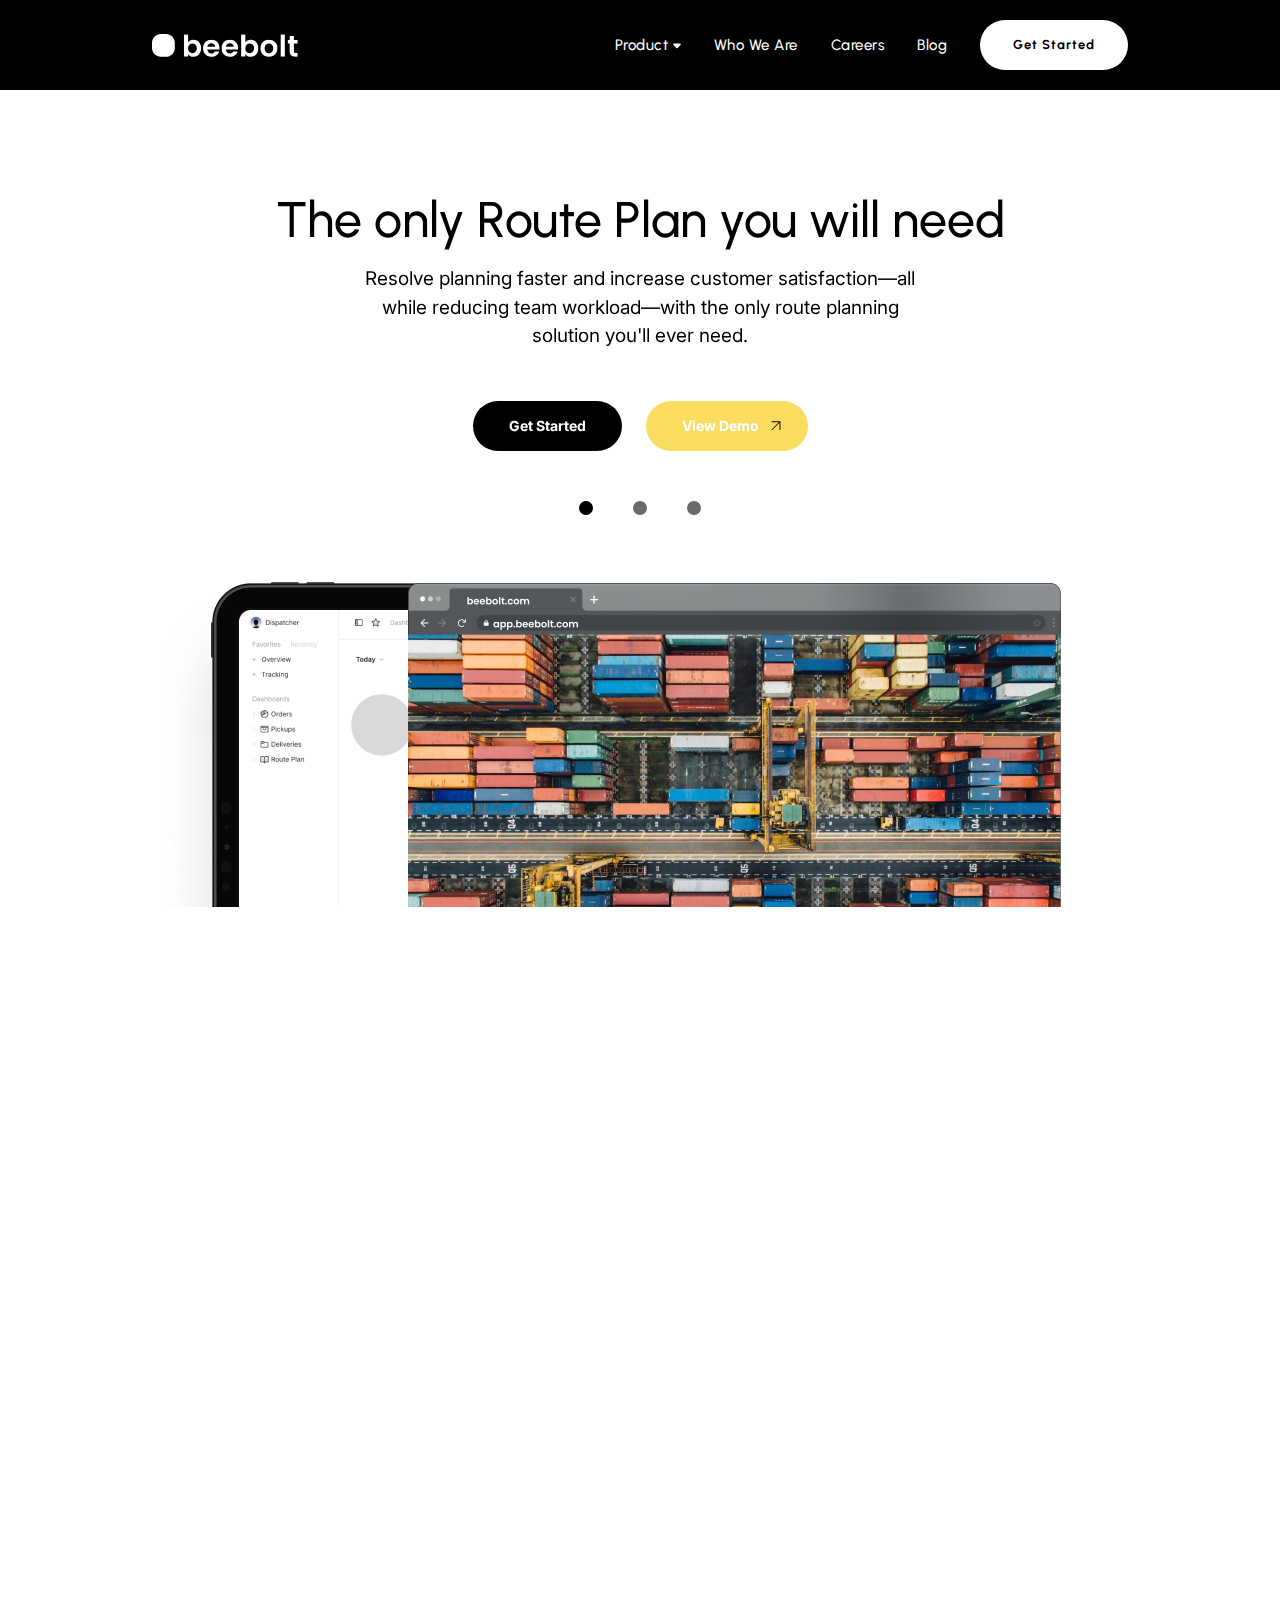
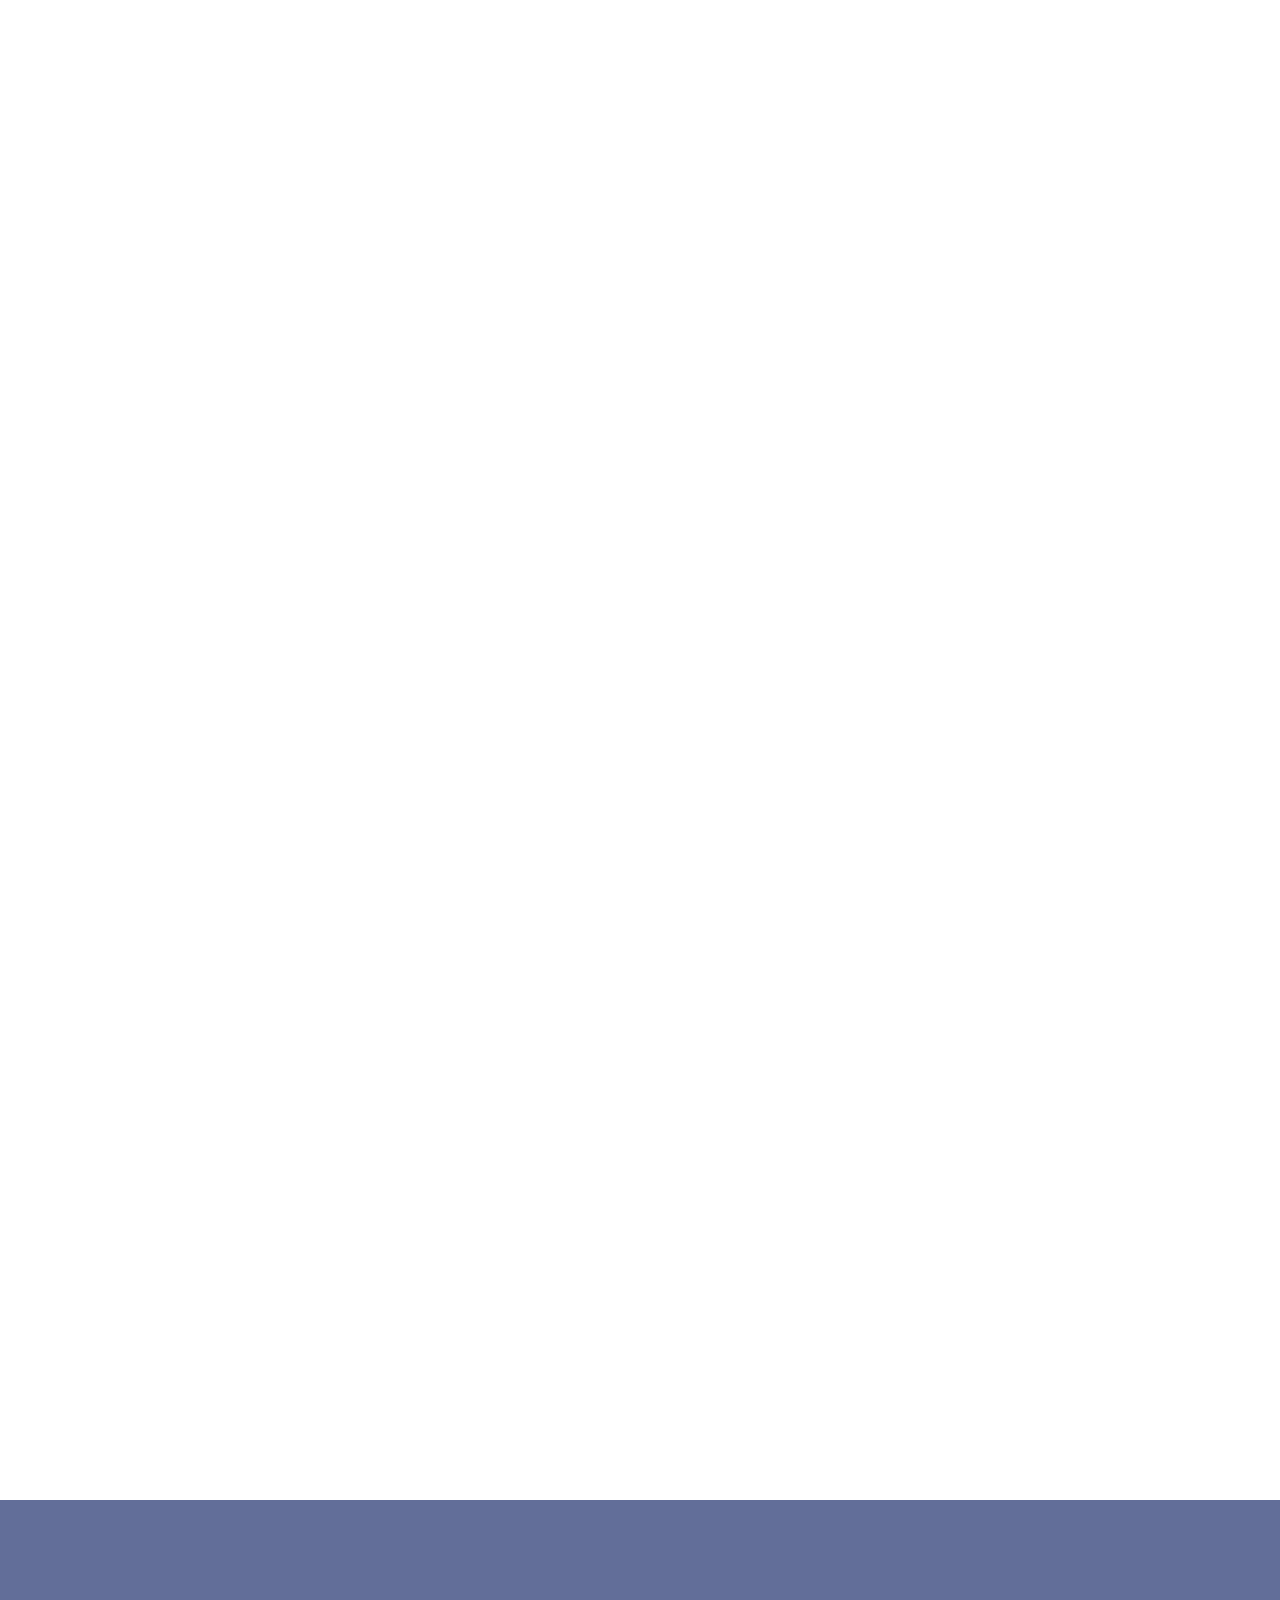
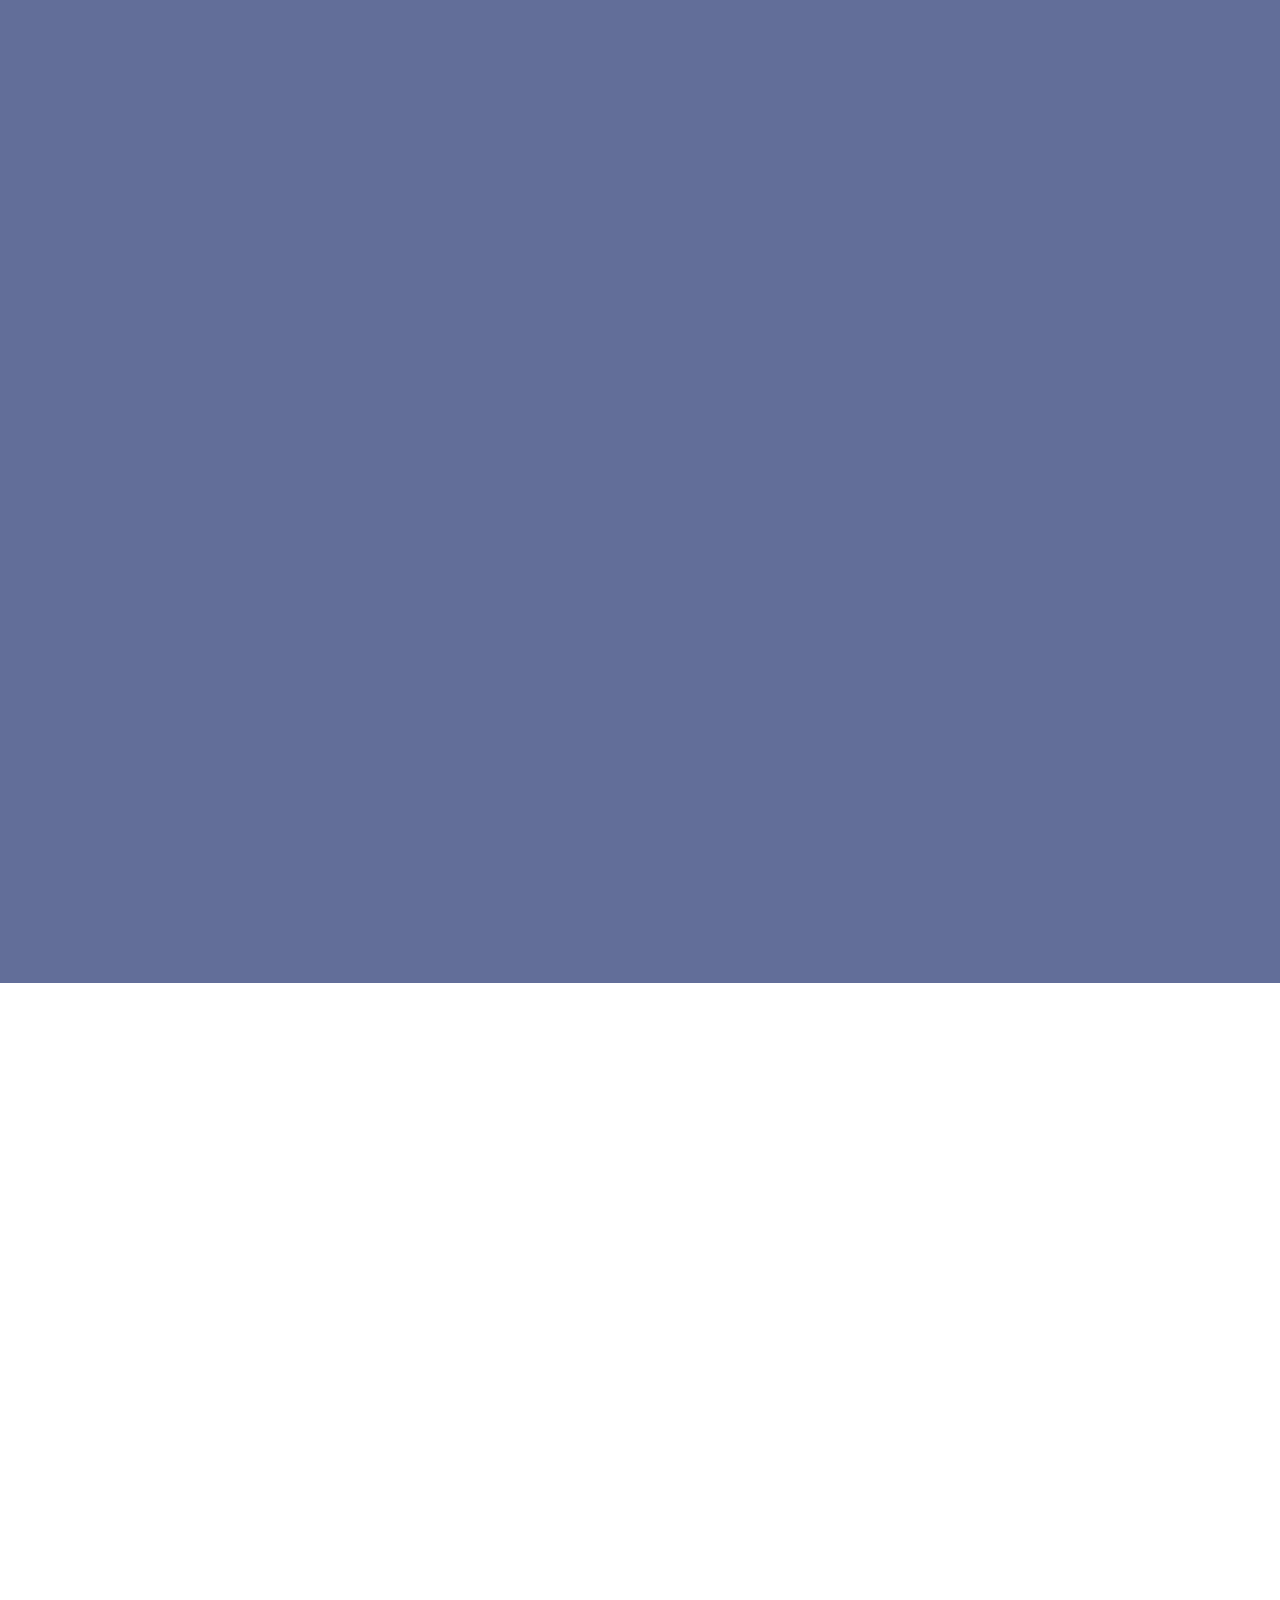
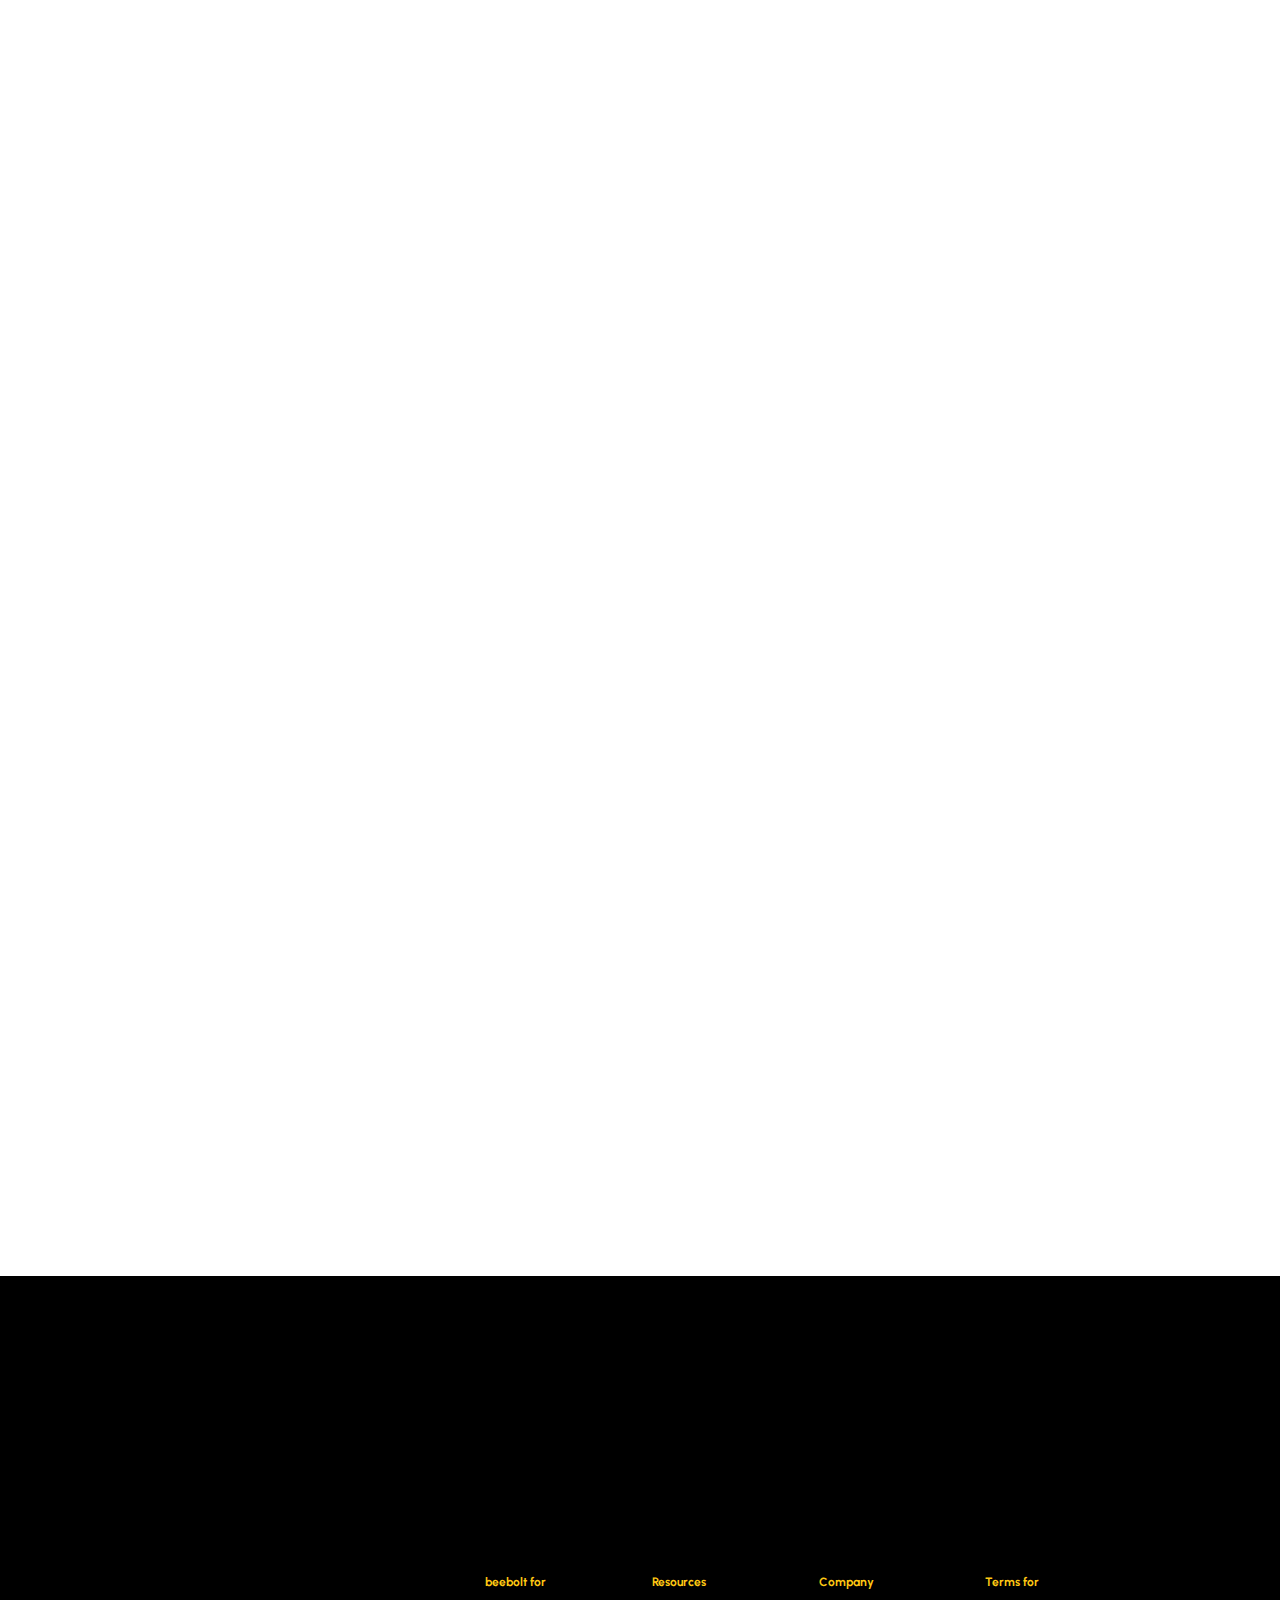
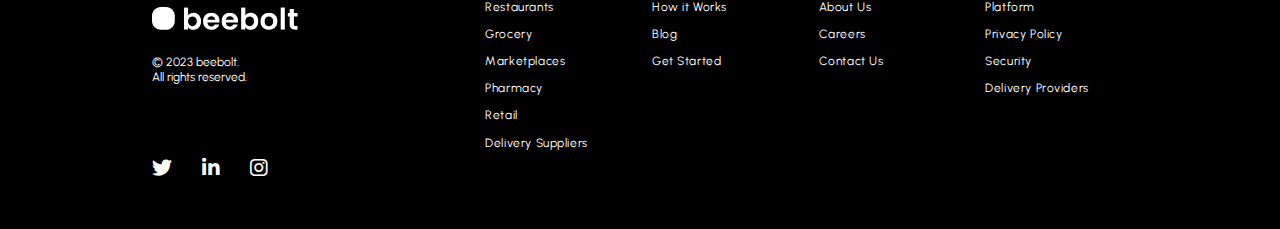
<file: PHASE-3-1.html>
<!doctype html>
<html lang="en">

<head>
    <!-- Required meta tags -->
    <meta charset="utf-8">
    <meta name="viewport" content="width=device-width, initial-scale=1">

    <link rel="shortcut icon" href="assets/img/favicon.png" type="image/x-icon">

    <!-- Bootstrap CSS -->
    <link href="assets/css/bootstrap.min.css" rel="stylesheet">
    <link href="assets/css/all.min.css" rel="stylesheet">
    <link href="assets/css/fontawesome.css" rel="stylesheet">
    <link href="assets/css/owl.carousel.min.css" rel="stylesheet">
    <link href="assets/css/aos.css" rel="stylesheet">
    <link href="assets/css/style.css" rel="stylesheet">
    <link href="assets/css/responsive.css" rel="stylesheet">

    <title>PHASE-3-1</title>

</head>

<body>

    <!--------- Offcanvas area start --------->
    <div class="offcanvas-area">
        <div class="offcanvas-menu">
            <div class="main-menu">
                <ul class="d-block">
                    <li><a data-bs-toggle="collapse" href="#multiCollapseExample4" role="button" aria-expanded="false"
                            aria-controls="multiCollapseExample4" class="collapsed">
                            Product <i class="far fa-chevron-down"></i></a>
                        <div class="subb-menu collapse " id="multiCollapseExample4">
                            <a href="">Dropdown Option</a><a href="">Dropdown Option</a><a href="">Dropdown Option</a>
                        </div>
                    </li>
                    <li><a href="">Who We Are </a></li>
                    <li><a href="">Careers</a></li>
                    <li><a href="">Blog</a></li>
                </ul>
            </div>
            <div class="header-btn text-center pt-4">
                <a href="">Get Started</a>
            </div>
        </div>
    </div>

    <div class="offcanvas-overlay"></div>
    <!--------- Offcanvas area end --------->


    <!--------- Header area start --------->
    <header class="header">
        <div class="container d-flex align-items-center justify-content-between">
            <div class="header-logo">
                <a href=""><img src="assets/img/header-logo.svg" alt=""></a>
            </div>
            <nav class="header-nav d-flex align-items-center">
                <ul class="m-0 p-0 list-unstyled d-flex align-items-center">
                    <li><a href="">Product <img src="assets/img/sort-down.svg" alt=""></a>
                        <ul>
                            <li><a href="">Dropdown Option</a></li>
                            <li><a href="">Dropdown Option</a></li>
                            <li><a href="">Dropdown Option</a></li>
                            <li><a href="">Dropdown Option</a></li>
                        </ul>
                    </li>
                    <li><a href="">Who We Are </a></li>
                    <li><a href="">Careers</a></li>
                    <li><a href="">Blog</a></li>
                </ul>
                <div class="header-btn">
                    <a href="">Get Started</a>
                </div>
            </nav>
            <div class="menu-open">
                <!-- <i  class="far fa-bars"></i> -->
                <span class="line-1"></span>
                <span class="line-2"></span>
            </div>
        </div>
    </header>
    <!--------- Header area end --------->




    <!--------- Main area start --------->
    <main class="main">

        
        <!---------------hero_p3 Area start -------------->
        <section class="hero_p3-Area"> 
            <div class="container">
                <div class="row">
                    <div class="col-lg-12" data-aos="fade-up" data-aos-delay="50" data-aos-duration="1500">
                        <div class="hero_p3-one owl-carousel dot_style">
                            <div class="hero_p3_content">
                                <h1>The only Route Plan you will need</h1>
                                <p>Resolve planning faster and increase customer satisfaction—all while reducing team workload—with the only route planning solution you'll ever need. </p>
                                <div class="two_btn">
                                    <a href="#" class="common-btn">Get Started</a>
                                    <a href="#" class="common-btn ylw">View Demo <i class="fal fa-arrow-up"></i></a>
                                </div>
                            </div>
                            <div class="hero_p3_content">
                                <h1>The only Route Plan you will need</h1>
                                <p>Resolve planning faster and increase customer satisfaction—all while reducing team workload—with the only route planning solution you'll ever need. </p>
                                <div class="two_btn">
                                    <a href="#" class="common-btn">Get Started</a>
                                    <a href="#" class="common-btn ylw">View Demo <i class="fal fa-arrow-up"></i></a>
                                </div>
                            </div>
                            <div class="hero_p3_content">
                                <h1>The only Route Plan you will need</h1>
                                <p>Resolve planning faster and increase customer satisfaction—all while reducing team workload—with the only route planning solution you'll ever need. </p>
                                <div class="two_btn">
                                    <a href="#" class="common-btn">Get Started</a>
                                    <a href="#" class="common-btn ylw">View Demo <i class="fal fa-arrow-up"></i></a>
                                </div>
                            </div>
                        </div>
                    </div>
                </div>
                <div class="row">
                    <div class="col-lg-12">
                        <div class="" data-aos="fade-up" data-aos-delay="50" data-aos-duration="1500">
                            <img src="assets/img/hero_p3.png" alt="">
                        </div>
                    </div>
                </div>
            </div>
        </section>
        <!---------------hero_p3 Area End -------------->


        <!---------------train Area start -------------->
        <section class="train-Area"> 
            <div class="container">
                <div class="row">
                    <div class="col-lg-12">
                        <div class="train_title" data-aos="fade-up" data-aos-delay="50" data-aos-duration="1500">
                            <h2>Speed and scale like never before with automated <b>route planning</b></h2>
                            <p>Free your team from repetitive planning tasks using automated workflows. Maximize team efficiency with AI-powered tools.</p>
                        </div>
                    </div>
                </div>
                <div class="row">
                    <div class="col-lg-4">
                        <div class="train-left">
                            <div class="train_blk" data-aos="fade-up" data-aos-delay="50" data-aos-duration="1500">
                                <h4>Complete self-service</h4>
                                <p>Our chatbot uses machine learning to accelerate resolution times for your customers—even if your team is busy or offline.</p>
                            </div>
                            <div class="train_blk active" data-aos="fade-up" data-aos-delay="150" data-aos-duration="1500">
                                <h4>Easy-to-train automation</h4>
                                <p>Resolution Bot automatically recognizes similar questions from past conversations to serve up the answer you deem best.</p>
                            </div>
                            <div class="train_blk" data-aos="fade-up" data-aos-delay="250" data-aos-duration="1500">
                                <h4>Goodbye repetitive work</h4>
                                <p>Let our chatbot respond to questions that get asked over and over, so your team can focus on more productive tasks.</p>
                            </div>
                            <div class="train_blk" data-aos="fade-up" data-aos-delay="350" data-aos-duration="1500">
                                <h4>Complete self-service</h4>
                                <p>Our chatbot uses machine learning to accelerate resolution times for your customers—even if your team is busy or offline.</p>
                            </div>
                        </div>
                    </div>
                    <div class="col-lg-8">
                        <div class="train_right" data-aos="fade-up" data-aos-delay="50" data-aos-duration="1500">
                            <h3>Easy-to-train automation  </h3>
                            <i>
                                <img src="assets/img/train_right.png" alt="">
                            </i>
                        </div>
                    </div>
                </div>
                <div class="row">
                    <div class="col-lg-4 col-md-4">
                        <div class="train_btm_blk" data-aos="fade-up" data-aos-delay="50" data-aos-duration="1500">
                            <i>
                                <img src="assets/img/mi-1.svg" alt="">
                            </i>
                            <p>Make customers happier with faster delivery resolutions</p>
                        </div>
                    </div>
                    <div class="col-lg-4 col-md-4">
                        <div class="train_btm_blk" data-aos="fade-up" data-aos-delay="150" data-aos-duration="1500">
                            <i>
                                <img src="assets/img/mi-2.svg" alt="">
                            </i>
                            <p>Lower your costs with more efficient planning team</p>
                        </div>
                    </div>
                    <div class="col-lg-4 col-md-4">
                        <div class="train_btm_blk" data-aos="fade-up" data-aos-delay="250" data-aos-duration="1500">
                            <i>
                                <img src="assets/img/mi-3.svg" alt="">
                            </i>
                            <p>Scale support without sacrificing customer experience </p>
                        </div>
                    </div>
                </div>
            </div>
        </section>
        <!---------------train Area End -------------->


        <!---------------workflows Area start -------------->
        <section class="workflows-Area"> 
            <div class="container">
                <div class="row">
                    <div class="col-lg-5 col-md-12">
                        <div class="workflows-lg" style="background-color: #FDD99D;" data-aos="fade-up" data-aos-delay="50" data-aos-duration="1500">
                            <h3>One to many</h3>
                            <p>Increase your driver’s performance while keeping the delivery time frames available for customers to track</p>
                            <img src="assets/img/workflows-1.png" alt="">
                        </div>
                    </div>
                    <div class="col-lg-7">
                        <div class="row">
                            <div class="col-lg-12">
                                <div class="workflows-lg" style="background-color: #F3E180;" data-aos="fade-up" data-aos-delay="50" data-aos-duration="1500">
                                    <h3>Automated workflows</h3>
                                    <div class="wrk_wrp">
                                        <p>Collect customer info and speed up resolutions with easy-to-build, no-code custom chatbots.</p>
                                        <img src="assets/img/workflows-2.png" alt="">
                                    </div>
                                </div>
                            </div>
                            <div class="col-lg-6 col-md-6 ">
                                <div class="workflows_sm" style="background-color: #D7EFDC;" data-aos="fade-up" data-aos-delay="150" data-aos-duration="1500">
                                    <i>
                                        <img src="assets/img/product.png" alt="">
                                    </i>
                                    <h5>Team management</h5>
                                    <p>Collaboration with all
                                        parties involved under
                                        the same tool</p>
                                </div>
                            </div>
                            <div class="col-lg-6 col-md-6 ">
                                <div class="workflows_sm" style="background-color: #E3E7FA;" data-aos="fade-up" data-aos-delay="250" data-aos-duration="1500">
                                    <i>
                                        <img src="assets/img/parcel.png" alt="">
                                    </i>
                                    <h5>Detailed tracking</h5>
                                    <p>Real-time tracking on every step of your delivery experience</p>
                                </div>
                            </div>
                        </div>
                    </div>
                </div>
                <div class="row">
                    <div class="col-lg-12">
                        <div class="workflows_text" data-aos="fade-up" data-aos-delay="50" data-aos-duration="1500">
                            <h1>Combine automation and human route planning today</h1>
                            <div class="two_btn">
                                <a href="#" class="common-btn">Get Started</a>
                                <a href="#" class="common-btn ylw">View Demo <i class="fal fa-arrow-up"></i></a>
                            </div>
                        </div>
                    </div>
                </div>
            </div>
        </section>
        <!---------------workflows Area End -------------->


        <!---------------powerful Area start -------------->
        <section class="powerful-Area"> 
            <div class="container">
                <div class="row">
                    <div class="col-lg-12">
                        <div class="powerful_title" data-aos="fade-up" data-aos-delay="50" data-aos-duration="1500">
                            <img src="assets/img/shape-1.png" class="powerful_shape" alt="">
                            <h1>A single, powerful, easy-to-use platform</h1>
                            <i>
                                <img src="assets/img/powerful.png" alt="">
                            </i>
                        </div>
                    </div>
                </div>
                <div class="row">
                    <div class="col-lg-4 col-md-4">
                        <div class="powerful_blk" data-aos="fade-up" data-aos-delay="50" data-aos-duration="1500">
                            <i><img src="assets/img/keyhole-circle.svg" alt=""></i>
                            <p>Stop switching between tools and speed up workflows</p>
                        </div>
                    </div>
                    <div class="col-lg-4 col-md-4">
                        <div class="powerful_blk" data-aos="fade-up" data-aos-delay="250" data-aos-duration="1500">
                            <i><img src="assets/img/keyhole-circle.svg" alt=""></i>
                            <p>Maximize team performance with actionable insights </p>
                        </div>
                    </div>
                    <div class="col-lg-4 col-md-4">
                        <div class="powerful_blk" data-aos="fade-up" data-aos-delay="350" data-aos-duration="1500">
                            <i><img src="assets/img/keyhole-circle.svg" alt=""></i>
                            <p>See all your data in one place </p>
                        </div>
                    </div>
                </div>
            </div>
        </section>
        <!---------------powerful Area End -------------->


        <!---------------Customizable Area start -------------->
        <section class="Customizable-Area"> 
            <div class="container">
                <div class="row">
                    <div class="col-lg-6 col-md-6">
                        <div class="Customizable_blk" data-aos="fade-up" data-aos-delay="50" data-aos-duration="1500">
                            <div class="">
                                <h3>Customizable</h3>
                                <p>It's your experience so have it match your brand with  design options.</p>
                            </div>
                            <img src="assets/img/cus-1.png" alt="">
                        </div>
                    </div>
                    <div class="col-lg-6 col-md-6">
                        <div class="Customizable_blk " data-aos="fade-up" data-aos-delay="250" data-aos-duration="1500">
                            <div class="">
                                <h4>Configurable experiences</h4>
                                <p>Show and hide different content, features even entire Spaces to create bespoke Messenger experiences. </p>
                            </div>
                            <img src="assets/img/cus-2.png" alt="">
                        </div>
                    </div>
                </div>
                <div class="row">
                    <div class="col-lg-3 col-md-6">
                        <div class="cus_blk" style="background-color: #E3E7FA;" data-aos="fade-up" data-aos-delay="50" data-aos-duration="1500">
                            <h3>Mobile</h3>
                            <p>Bring the experience to your mobile app with powerful iOS and Android SDKs.</p>
                        </div>
                    </div>
                    <div class="col-lg-3 col-md-6">
                        <div class="cus_blk" style="background-color: #D7EFDC;" data-aos="fade-up" data-aos-delay="250" data-aos-duration="1500">
                            <h3>Omni</h3>
                            <p>Support customers using their preferred channel support</p>
                        </div>
                    </div>
                    <div class="col-lg-3 col-md-6">
                        <div class="cus_blk" style="background-color: #F3E180;" data-aos="fade-up" data-aos-delay="350" data-aos-duration="1500">
                            <h3>Phone</h3>
                            <p>Centralize your phone support using our integrations (with more coming soon).</p>
                        </div>
                    </div>
                    <div class="col-lg-3 col-md-6">
                        <div class="cus_blk" style="background-color: #FAB23C;" data-aos="fade-up" data-aos-delay="450" data-aos-duration="1500">
                            <h3>AI</h3>
                            <p>Bring your own data to help your customer support with custom workflows</p>
                        </div>
                    </div>
                </div>
            </div>
        </section>
        <!---------------Customizable Area End -------------->


        <!---------------TrueCommerce Area start -------------->
        <section class="TrueCommerce-Area"> 
            <div class="container">
                <div class="row">
                    <div class="col-lg-12">
                        <div class="TrueCommerce_top" data-aos="fade-up" data-aos-delay="50" data-aos-duration="1500">
                            <p>“Self-service and proactive support have helped us reduce inbound conversation volume by 20% over the past two years, even as our user base has continued to grow.” </p>
                            <div class="TrueCommerce_user" data-aos="fade-up" data-aos-delay="250" data-aos-duration="1500">
                                <i>
                                    <img src="assets/img/user.png" alt="">
                                </i>
                                <span>Christian Parker
                                    Director of Managed Services, TrueCommerce</span>
                            </div>
                        </div>
                    </div>
                </div>
                <div class="row">
                    <div class="col-lg-6">
                        <div class="TrueCommerce_content" data-aos="fade-up" data-aos-delay="50" data-aos-duration="1500">
                            <h2>Speed and scale like never before with automated <b>route planning</b></h2>
                            <p>Free your team from repetitive planning tasks using automated workflows. Maximize team efficiency with AI-powered tools. </p>
                        </div>
                    </div>
                    <div class="col-lg-6">
                        <div class="TrueCommerce_img" data-aos="fade-up" data-aos-delay="50" data-aos-duration="1500">
                            <img src="assets/img/Configurable.png" alt="">
                        </div>
                    </div>
                </div>
            </div>
        </section>
        <!---------------TrueCommerce Area End -------------->


        <section class="cta-area mb- pb-0">
            <div class="container">
                <div class="cta-wrapper " style="background: #4796FC;" data-aos="fade-up" data-aos-delay="50" data-aos-duration="1500">
                    <div class="cta-thumb">

                    </div>
                    <div class="cta-content">
                        <h3>Improve your <br>
                            Supply Chain <span>today</span></h3>
                    </div>
                    <div class="cta-btn">
                        <a href="" class="common-btn btn-white " style="border-radius: 50px;">Get Started</a>
                    </div>
                </div>
            </div>
        </section>

    </main>
    <!--------- Main area end --------->


    <!--------- Footer area start --------->
    <footer class="footer">
        <div class="container">
            <div class="row">
                <div class="col-lg-4">
                    <div class="footer-item">
                        <div class="footer-logo">
                            <a href=""><img src="assets/img/header-logo.svg" alt=""></a>
                        </div>
                        <p>© 2023 beebolt. <br>
                            All rights reserved.</p>
                        <div class="footer-social d-flex align-items-center">
                            <a href=""><i class="fab fa-twitter"></i></a>
                            <a href=""><i class="fab fa-linkedin-in"></i></a>
                            <a href=""><i class="fab fa-instagram"></i></a>
                        </div>
                    </div>
                </div>
                <div class="col-lg-8">
                    <div class="row">
                        <div class="col-md-3 col-6">
                            <div class="footer-item">
                                <h5>beebolt for </h5>
                                <ul>
                                    <li><a href="">Restaurants</a></li>
                                    <li><a href="">Grocery</a></li>
                                    <li><a href="">Marketplaces</a></li>
                                    <li><a href="">Pharmacy</a></li>
                                    <li><a href="">Retail</a></li>
                                    <li><a href="">Delivery Suppliers</a></li>
                                </ul>
                            </div>
                        </div>
                        <div class="col-md-3 col-6">
                            <div class="footer-item">
                                <h5>Resources </h5>
                                <ul>
                                    <li><a href="">How it Works</a></li>
                                    <li><a href="">Blog</a></li>
                                    <li><a href="">Get Started</a></li>
                                </ul>
                            </div>
                        </div>
                        <div class="col-md-3 col-6">
                            <div class="footer-item">
                                <h5>Company </h5>
                                <ul>
                                    <li><a href="">About Us</a></li>
                                    <li><a href="">Careers</a></li>
                                    <li><a href="">Contact Us</a></li>
                                </ul>
                            </div>
                        </div>
                        <div class="col-md-3 col-6">
                            <div class="footer-item">
                                <h5>Terms for </h5>
                                <ul>
                                    <li><a href="">Platform</a></li>
                                    <li><a href="">Privacy Policy</a></li>
                                    <li><a href="">Security</a></li>
                                    <li><a href="">Delivery Providers</a></li>
                                </ul>
                            </div>
                        </div>
                    </div>
                </div>
            </div>
        </div>
    </footer>
    <!--------- Footer area end --------->


    <script src="assets/js/jquery.min.js"></script>
    <script src="assets/js/bootstrap.min.js"></script>
    <script src="assets/js/popper.js"></script>
    <script src="assets/js/owl.carousel.min.js"></script>
    <script src="assets/js/aos.js"></script>
    <script src="assets/js/main.js"></script>


</body>

</html>
</file>
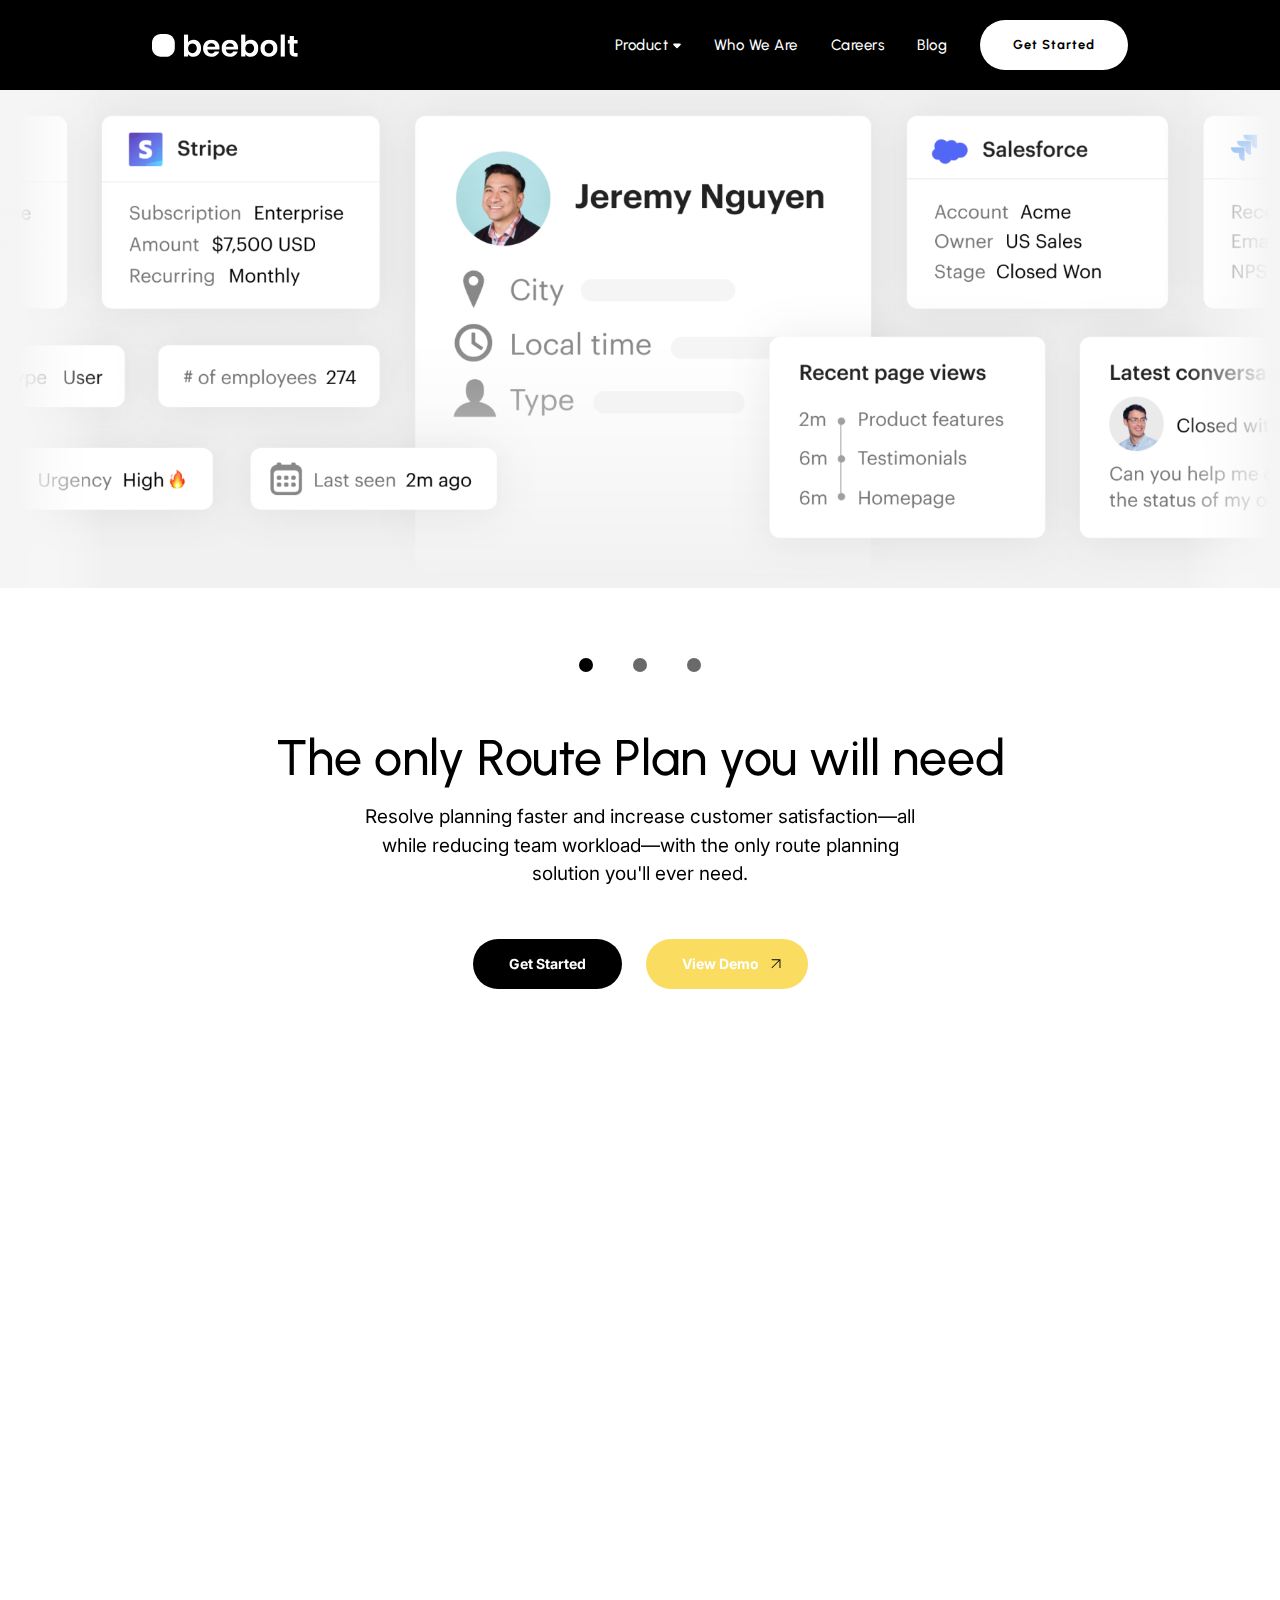
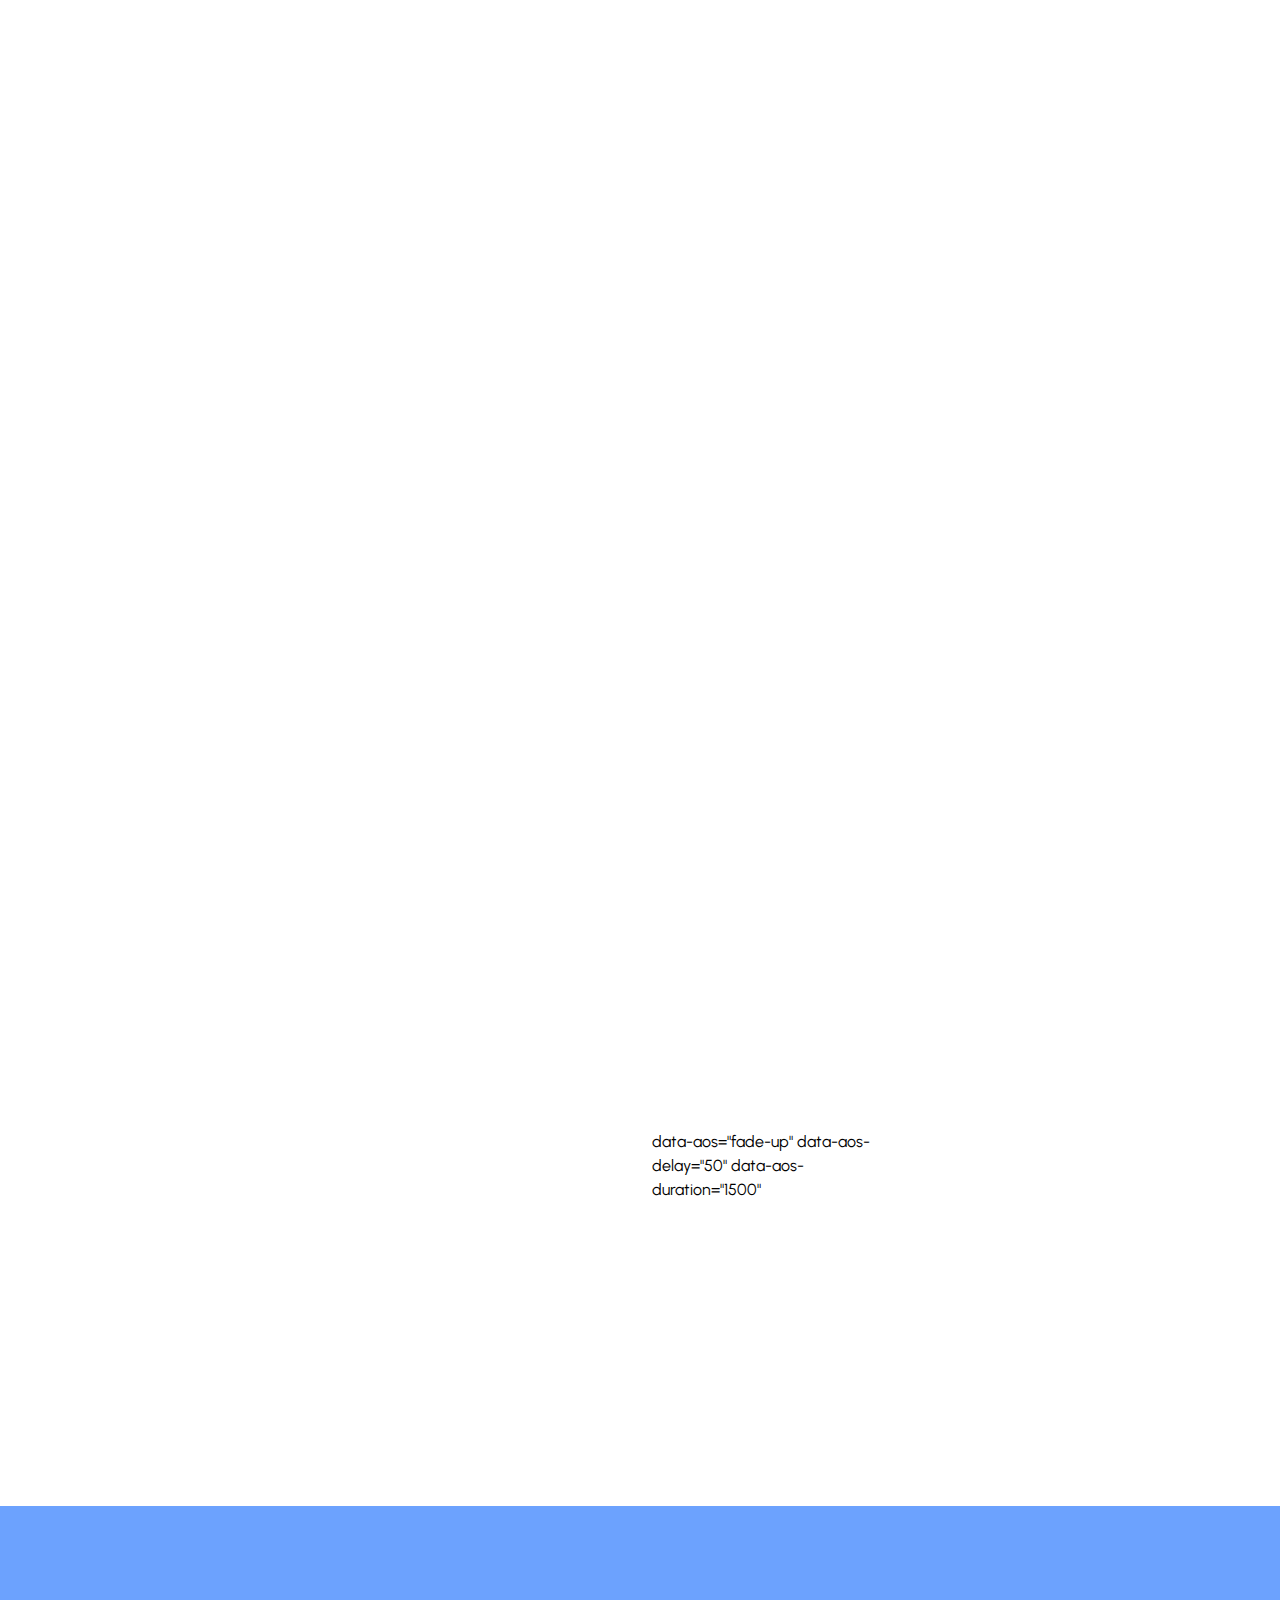
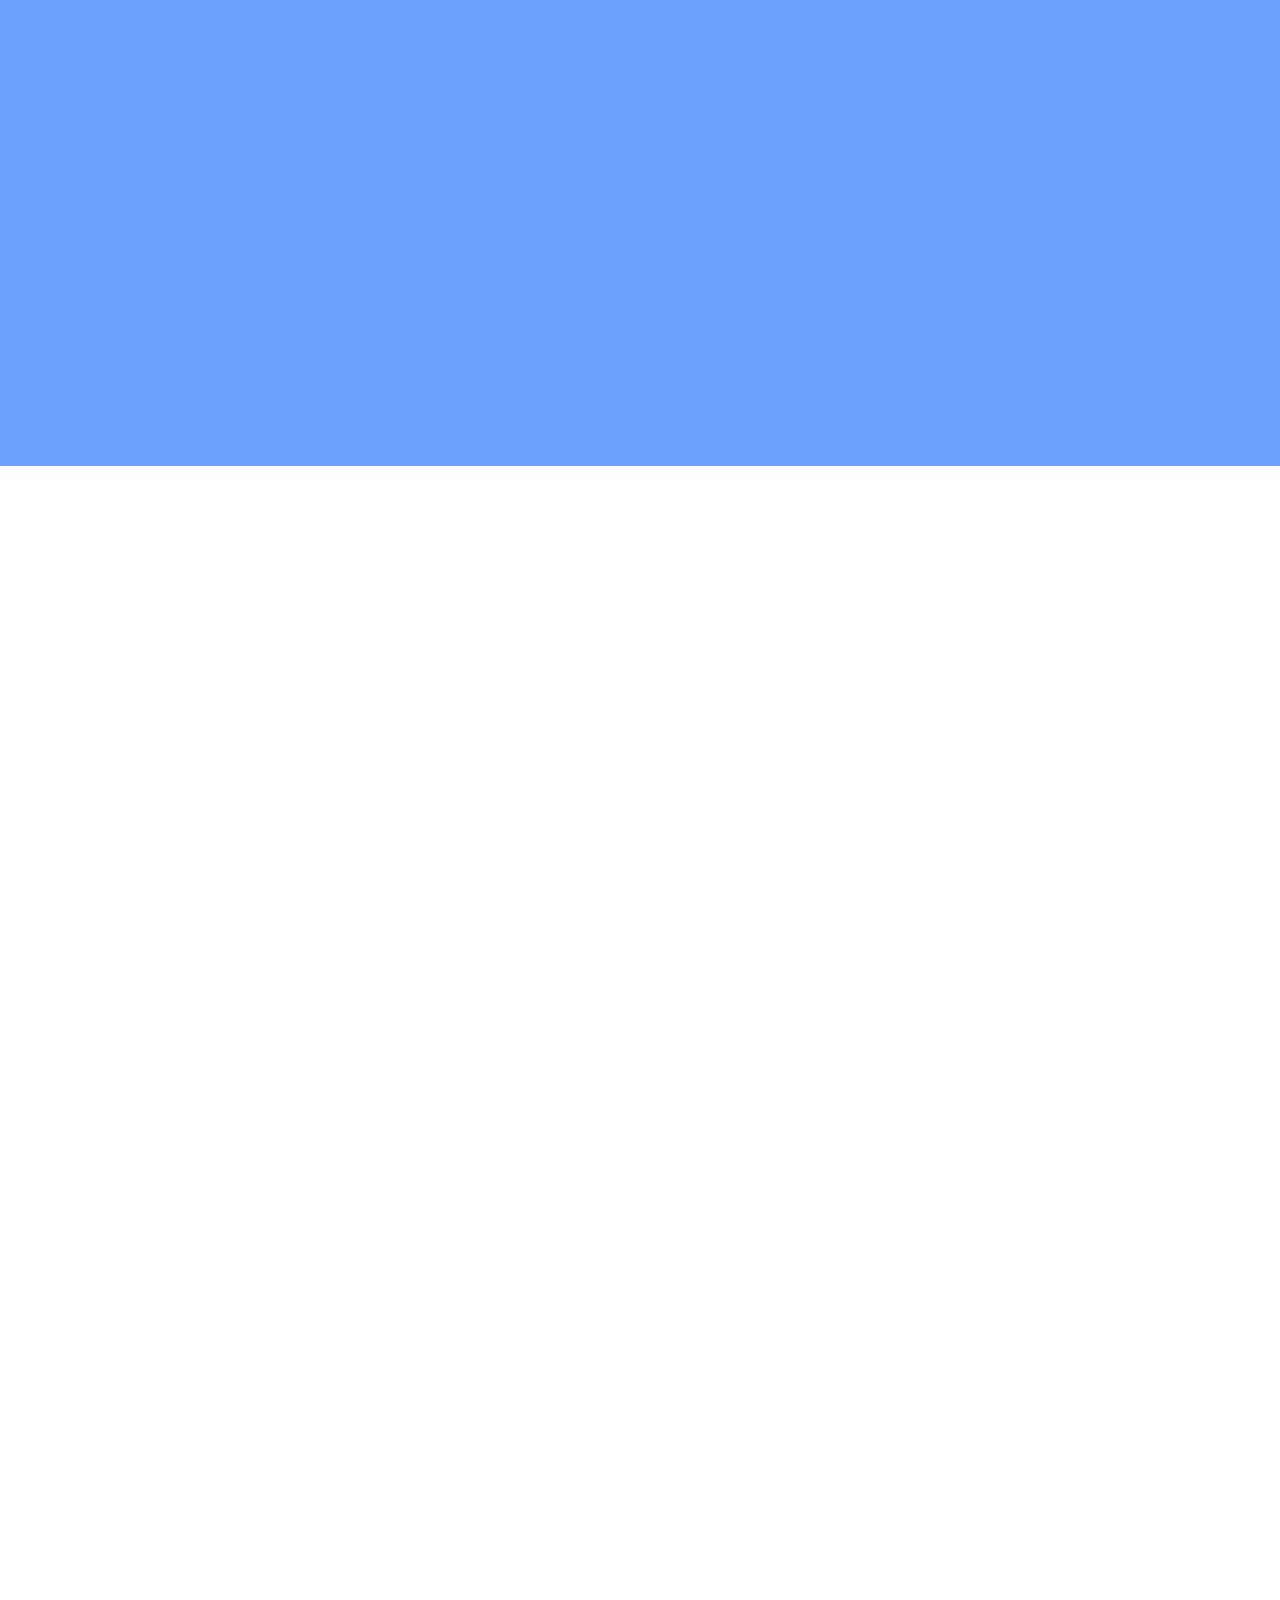
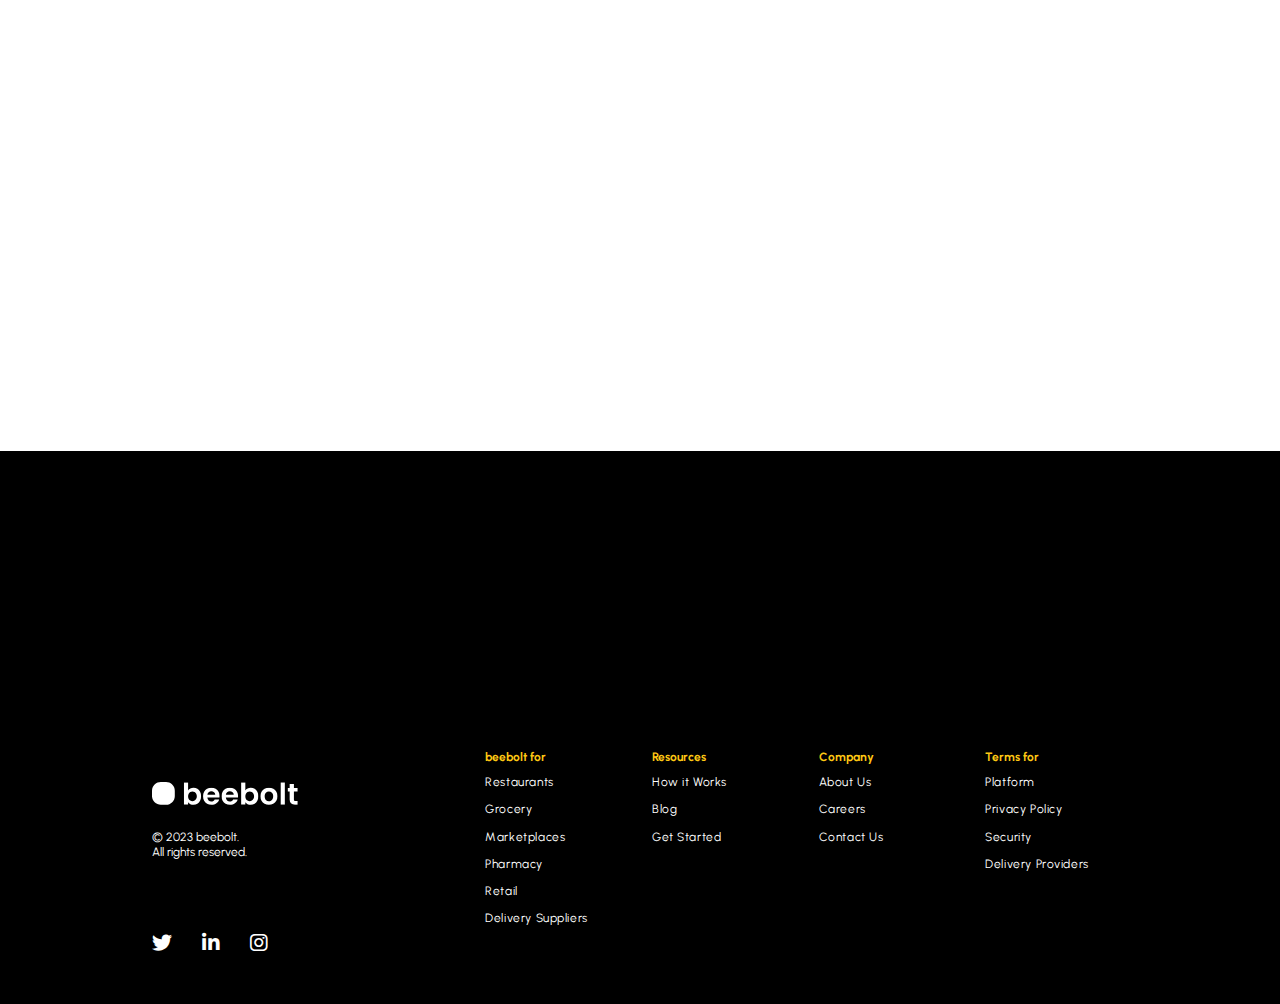
<file: PHASE-3-2.html>
<!doctype html>
<html lang="en">

<head>
    <!-- Required meta tags -->
    <meta charset="utf-8">
    <meta name="viewport" content="width=device-width, initial-scale=1">

    <link rel="shortcut icon" href="assets/img/favicon.png" type="image/x-icon">

    <!-- Bootstrap CSS -->
    <link href="assets/css/bootstrap.min.css" rel="stylesheet">
    <link href="assets/css/all.min.css" rel="stylesheet">
    <link href="assets/css/fontawesome.css" rel="stylesheet">
    <link href="assets/css/owl.carousel.min.css" rel="stylesheet">
    <link href="assets/css/aos.css" rel="stylesheet">
    <link href="assets/css/style.css" rel="stylesheet">
    <link href="assets/css/responsive.css" rel="stylesheet">

    <title>PHASE-3-2</title>

</head>

<body>

    <!--------- Offcanvas area start --------->
    <div class="offcanvas-area">
        <div class="offcanvas-menu">
            <div class="main-menu">
                <ul class="d-block">
                    <li><a data-bs-toggle="collapse" href="#multiCollapseExample4" role="button" aria-expanded="false"
                            aria-controls="multiCollapseExample4" class="collapsed">
                            Product <i class="far fa-chevron-down"></i></a>
                        <div class="subb-menu collapse " id="multiCollapseExample4">
                            <a href="">Dropdown Option</a><a href="">Dropdown Option</a><a href="">Dropdown Option</a>
                        </div>
                    </li>
                    <li><a href="">Who We Are </a></li>
                    <li><a href="">Careers</a></li>
                    <li><a href="">Blog</a></li>
                </ul>
            </div>
            <div class="header-btn text-center pt-4">
                <a href="">Get Started</a>
            </div>
        </div>
    </div>

    <div class="offcanvas-overlay"></div>
    <!--------- Offcanvas area end --------->


    <!--------- Header area start --------->
    <header class="header">
        <div class="container d-flex align-items-center justify-content-between">
            <div class="header-logo">
                <a href=""><img src="assets/img/header-logo.svg" alt=""></a>
            </div>
            <nav class="header-nav d-flex align-items-center">
                <ul class="m-0 p-0 list-unstyled d-flex align-items-center">
                    <li><a href="">Product <img src="assets/img/sort-down.svg" alt=""></a>
                        <ul>
                            <li><a href="">Dropdown Option</a></li>
                            <li><a href="">Dropdown Option</a></li>
                            <li><a href="">Dropdown Option</a></li>
                            <li><a href="">Dropdown Option</a></li>
                        </ul>
                    </li>
                    <li><a href="">Who We Are </a></li>
                    <li><a href="">Careers</a></li>
                    <li><a href="">Blog</a></li>
                </ul>
                <div class="header-btn">
                    <a href="">Get Started</a>
                </div>
            </nav>
            <div class="menu-open">
                <!-- <i  class="far fa-bars"></i> -->
                <span class="line-1"></span>
                <span class="line-2"></span>
            </div>
        </div>
    </header>
    <!--------- Header area end --------->




    <!--------- Main area start --------->
    <main class="main">

        
        <!---------------cover Area start -------------->
        <section class="cover-Area">
            <div class="cover_content" data-aos="fade-up" data-aos-delay="50" data-aos-duration="1500">
                <img src="assets/img/cover.png" alt="">
            </div>
        </section>
        <!---------------cover Area End -------------->


        <!--------------- Area start -------------->
        <section class=""> 
            <div class="container">
                <div class="row">
                    <div class="col-lg-12" data-aos="fade-up" data-aos-delay="50" data-aos-duration="1500">
                        <div class="hero_p3-one hero_p3-two owl-carousel dot_style">
                            <div class="hero_p3_content">
                                <h1>The only Route Plan you will need</h1>
                                <p>Resolve planning faster and increase customer satisfaction—all while reducing team workload—with the only route planning solution you'll ever need. </p>
                                <div class="two_btn">
                                    <a href="#" class="common-btn">Get Started</a>
                                    <a href="#" class="common-btn ylw">View Demo <i class="fal fa-arrow-up"></i></a>
                                </div>
                            </div>
                            <div class="hero_p3_content">
                                <h1>The only Route Plan you will need</h1>
                                <p>Resolve planning faster and increase customer satisfaction—all while reducing team workload—with the only route planning solution you'll ever need. </p>
                                <div class="two_btn">
                                    <a href="#" class="common-btn">Get Started</a>
                                    <a href="#" class="common-btn ylw">View Demo <i class="fal fa-arrow-up"></i></a>
                                </div>
                            </div>
                            <div class="hero_p3_content">
                                <h1>The only Route Plan you will need</h1>
                                <p>Resolve planning faster and increase customer satisfaction—all while reducing team workload—with the only route planning solution you'll ever need. </p>
                                <div class="two_btn">
                                    <a href="#" class="common-btn">Get Started</a>
                                    <a href="#" class="common-btn ylw">View Demo <i class="fal fa-arrow-up"></i></a>
                                </div>
                            </div>
                        </div>
                    </div>
                </div>
                <div class="row">
                    <div class="col-lg-6">
                        <div class="TrueCommerce_content" data-aos="fade-up" data-aos-delay="50" data-aos-duration="1500">
                            <span>FREIGHT TRACKING</span>
                            <h2>Speed and scale like never before with automated <b>route planning</b></h2>
                            <p>Free your team from repetitive planning tasks using automated workflows. Maximize team efficiency with AI-powered tools. </p>
                        </div>
                    </div>
                    <div class="col-lg-6">
                        <div class="TrueCommerce_img" data-aos="fade-up" data-aos-delay="50" data-aos-duration="1500">
                            <img src="assets/img/Configurable.png" alt="">
                        </div>
                    </div>
                </div>
                <div class="row">
                    <div class="col-lg-12">
                        <div class="TrueCommerce_top tc_top" data-aos="fade-up" data-aos-delay="50" data-aos-duration="1500">
                            <div class="TrueCommerce_user">
                                <i>
                                    <img src="assets/img/user.png" alt="">
                                </i>
                                <span>Christian Parker
                                    Director of Managed Services, TrueCommerce</span>
                            </div>
                            <p>“Self-service and proactive support have helped us reduce inbound conversation volume by 20% over the past two years, even as our user base has continued to grow.” </p>
                        </div>
                    </div>
                </div>
                <div class="row">
                    <div class="col-lg-5">
                        <div class="workflows-lg" style="background-color: #FDD99D;" data-aos="fade-up" data-aos-delay="50" data-aos-duration="1500">
                            <h3>One to many</h3>
                            <p>Increase your driver’s performance while keeping the delivery time frames available for customers to track</p>
                            <img src="assets/img/workflows-1.png" alt="">
                        </div>
                    </div>
                    <div class="col-lg-7">
                        <div class="row">
                            <div class="col-lg-12">
                                <div class="workflows-lg" style="background-color: #F3E180;" data-aos="fade-up" data-aos-delay="150" data-aos-duration="1500">
                                    <h3>Automated workflows</h3>
                                    <div class="wrk_wrp">
                                        <p>Collect customer info and speed up resolutions with easy-to-build, no-code custom chatbots.</p>
                                        <img src="assets/img/workflows-2.png" alt="">
                                    </div>
                                </div>
                            </div>
                            <div class="col-lg-6 col-md-6">
                                <div class="workflows_sm" style="background-color: #D7EFDC;" data-aos="fade-up" data-aos-delay="250" data-aos-duration="1500">
                                    <i>
                                        <img src="assets/img/product.png" alt="">
                                    </i>
                                    <h5>Team management</h5>
                                    <p>Collaboration with all
                                        parties involved under
                                        the same tool</p>
                                </div>
                            </div>
                            <div class="col-lg-6 col-md-6">
                                <div class="workflows_sm" style="background-color: #E3E7FA;" data-aos="fade-up" data-aos-delay="350" data-aos-duration="1500">
                                    <i>
                                        <img src="assets/img/parcel.png" alt="">
                                    </i>
                                    <h5>Detailed tracking</h5>
                                    <p>Real-time tracking on every step of your delivery experience</p>
                                </div>
                            </div>
                        </div>
                    </div>
                </div>
                <div class="row">
                    <div class="col-lg-12">
                        <div class="goals_title" data-aos="fade-up" data-aos-delay="50" data-aos-duration="1500">
                            <h2>Optimize messages to <br>
                                <b>hit your goals</b></h2>
                        </div>
                    </div>
                    <div class="col-lg-6 col-md-6">
                        <div class="goals_left"data-aos="fade-up" data-aos-delay="50" data-aos-duration="1500">
                            <i>
                                <img src="assets/img/Configurable.png" alt="">
                            </i>
                        </div>
                    </div>
                    <div class="col-lg-6 col-md-6">
                        <div class="row">
                            <div class="col-lg-6">
                                <div class="goals_blk"data-aos="fade-up" data-aos-delay="50" data-aos-duration="1500">
                                    <h6>Know how each message performs   </h6>
                                    <p>View open, click, and reply rates, and track the true performance of a message all the way to a goal. </p>
                                </div>
                            </div>
                            <div class="col-lg-6">
                                <div class="goals_blk"data-aos="fade-up" data-aos-delay="250" data-aos-duration="1500">
                                    <h6>Export data for more in-depth analysis </h6>
                                    <p>Export message performance data in a given time period to a CSV file and via our API.</p>
                                </div>
                            </div>
                            <div class="col-lg-6"> data-aos="fade-up" data-aos-delay="50" data-aos-duration="1500"
                                <div class="goals_blk"data-aos="fade-up" data-aos-delay="350" data-aos-duration="1500">
                                    <h6>Always have the right audience with live segments  </h6>
                                    <p>Free your team from repetitive planning tasks using automated workflows. Maximize team efficiency with AI-powered tools.  </p>
                                </div>
                            </div>
                        </div>
                    </div>
                </div>
            </div>
        </section>
        <!--------------- Area End -------------->


        <!---------------Guide Area start -------------->
        <section class="Guide-Area"> 
            <div class="container">
                <div class="row">
                    <div class="col-lg-6">
                        <div class="Guide_left" data-aos="fade-up" data-aos-delay="50" data-aos-duration="1500">
                            <img src="assets/img/guide.png" alt="">
                        </div>
                    </div>
                    <div class="col-lg-6">
                        <div class="Guide_right" >
                            <div class="Guide_right_wrp">
                                <h2 data-aos="fade-up" data-aos-delay="50" data-aos-duration="1500">Take control of your Supply Chain in <b>under 5 minutes</b></h2>
                                <div class="Guide_mail" data-aos="fade-up" data-aos-delay="250" data-aos-duration="1500">
                                    <input type="text" placeholder="SHARE YOUR EMAIL">
                                    <a href="#" class="common-btn ylw">Get the Guide <i class="fal fa-arrow-up"></i></a>
                                </div>
                            </div>
                        </div>
                    </div>
                </div>
            </div>
        </section>
        <!---------------Guide Area End -------------->


        <!---------------CUSTOMER Area start -------------->
        <section class="CUSTOMER_Area"> 
            <div class="container">
                <div class="row">
                    <div class="col-lg-6 col-md-5">
                        <div class="CUSTOMER_text sec_title" data-aos="fade-up" data-aos-delay="50" data-aos-duration="1500">
                            <span>CUSTOMER DATA</span>
                            <h2>An Inbox like you’ve <br> never seen before</h2>
                            <p>Customize how you work in whatever way works best for you. Prefer dark mode? We have it. Need the Inbox in a different language? We’ve got you.</p>
                        </div>
                    </div>
                    <div class="col-lg-6 col-md-7" data-aos="fade-up" data-aos-delay="50" data-aos-duration="1500">
                        <div class="CUSTOMER-slider dot_style owl-carousel">
                            <div class="CUSTOMER_s_blk">
                                <i>
                                    <img src="assets/img/Configurable-2.png" alt="">
                                </i>
                            </div>
                            <div class="CUSTOMER_s_blk">
                                <i>
                                    <img src="assets/img/Configurable-2.png" alt="">
                                </i>
                            </div>
                            <div class="CUSTOMER_s_blk">
                                <i>
                                    <img src="assets/img/Configurable-2.png" alt="">
                                </i>
                            </div>
                        </div>
                    </div>
                </div>
            </div>
        </section>
        <!---------------CUSTOMER Area End -------------->


        <!---------------Feature Area start -------------->
        <section class="Feature-Area"> 
            <div class="container">
                <div class="row">
                    <div class="col-lg-12 text-center">
                        <div class="sec_title Feature_title" data-aos="fade-up" data-aos-delay="50" data-aos-duration="1500">
                            <span>MANAGEMENT TOOLS</span>
                            <h2>Features we wouldn’t <br> let you go without</h2>
                            <p>Our Inbox has all the mission critical features support teams like yours need to organize their workloads, collaborate with teammates, and reach more customers more efficiently.</p>
                        </div>
                    </div>
                </div>
                <div class="row">
                    <div class="col-lg-4 col-md-4" >
                        <div class="Feature_blk" data-aos="fade-up" data-aos-delay="150" data-aos-duration="1500">
                            <h4>Ticketing</h4>
                            <p>Our Inbox the all-in-one help desk for your support team to resolve tickets that require more context and collaboration.</p>
                        </div>
                    </div>
                    <div class="col-lg-4 col-md-4" >
                        <div class="Feature_blk" data-aos="fade-up" data-aos-delay="250" data-aos-duration="1500">
                            <h4>Macros</h4>
                            <p>Save time composing answers to common questions with canned, personalized responses.</p>
                        </div>
                    </div>
                    <div class="col-lg-4 col-md-4" >
                        <div class="Feature_blk" data-aos="fade-up" data-aos-delay="350" data-aos-duration="1500">
                            <h4>SLA’s</h4>
                            <p>Prioritize urgent conversations, VIP customers, time-based targets, performance goals, and more.</p>
                        </div>
                    </div>
                    <div class="col-lg-4 col-md-4" >
                        <div class="Feature_blk" data-aos="fade-up" data-aos-delay="450" data-aos-duration="1500">
                            <h4>Routing automation</h4>
                            <p>Automate 4x more manual tasks, like conversation routing, with much less effort.</p>
                        </div>
                    </div>
                    <div class="col-lg-4 col-md-4" >
                        <div class="Feature_blk" data-aos="fade-up" data-aos-delay="550" data-aos-duration="1500">
                            <h4>Workload <br> management</h4>
                            <p>Keep response times fast, even as your customer base grows</p>
                        </div>
                    </div>
                    <div class="col-lg-4 col-md-4" >
                        <div class="Feature_blk" data-aos="fade-up" data-aos-delay="650" data-aos-duration="1500">
                            <h4>Help content</h4>
                            <p>Give your customers 24/7 access to help articles so they can find answers even when you’re offline.</p>
                        </div>
                    </div>
                </div>
            </div>
        </section>
        <!---------------Feature Area End -------------->

        <section class="cta-area mb- pb-0">
            <div class="container">
                <div class="cta-wrapper " style="background: #4796FC;" data-aos="fade-up" data-aos-delay="50" data-aos-duration="1500">
                    <div class="cta-thumb">

                    </div>
                    <div class="cta-content">
                        <h3>Improve your <br>
                            Supply Chain <span>today</span></h3>
                    </div>
                    <div class="cta-btn">
                        <a href="" class="common-btn btn-white " style="border-radius: 50px;">Get Started</a>
                    </div>
                </div>
            </div>
        </section>

    </main>
    <!--------- Main area end --------->


    <!--------- Footer area start --------->
    <footer class="footer">
        <div class="container">
            <div class="row">
                <div class="col-lg-4">
                    <div class="footer-item">
                        <div class="footer-logo">
                            <a href=""><img src="assets/img/header-logo.svg" alt=""></a>
                        </div>
                        <p>© 2023 beebolt. <br>
                            All rights reserved.</p>
                        <div class="footer-social d-flex align-items-center">
                            <a href=""><i class="fab fa-twitter"></i></a>
                            <a href=""><i class="fab fa-linkedin-in"></i></a>
                            <a href=""><i class="fab fa-instagram"></i></a>
                        </div>
                    </div>
                </div>
                <div class="col-lg-8">
                    <div class="row">
                        <div class="col-md-3 col-6">
                            <div class="footer-item">
                                <h5>beebolt for </h5>
                                <ul>
                                    <li><a href="">Restaurants</a></li>
                                    <li><a href="">Grocery</a></li>
                                    <li><a href="">Marketplaces</a></li>
                                    <li><a href="">Pharmacy</a></li>
                                    <li><a href="">Retail</a></li>
                                    <li><a href="">Delivery Suppliers</a></li>
                                </ul>
                            </div>
                        </div>
                        <div class="col-md-3 col-6">
                            <div class="footer-item">
                                <h5>Resources </h5>
                                <ul>
                                    <li><a href="">How it Works</a></li>
                                    <li><a href="">Blog</a></li>
                                    <li><a href="">Get Started</a></li>
                                </ul>
                            </div>
                        </div>
                        <div class="col-md-3 col-6">
                            <div class="footer-item">
                                <h5>Company </h5>
                                <ul>
                                    <li><a href="">About Us</a></li>
                                    <li><a href="">Careers</a></li>
                                    <li><a href="">Contact Us</a></li>
                                </ul>
                            </div>
                        </div>
                        <div class="col-md-3 col-6">
                            <div class="footer-item">
                                <h5>Terms for </h5>
                                <ul>
                                    <li><a href="">Platform</a></li>
                                    <li><a href="">Privacy Policy</a></li>
                                    <li><a href="">Security</a></li>
                                    <li><a href="">Delivery Providers</a></li>
                                </ul>
                            </div>
                        </div>
                    </div>
                </div>
            </div>
        </div>
    </footer>
    <!--------- Footer area end --------->





    <script src="assets/js/jquery.min.js"></script>
    <script src="assets/js/bootstrap.min.js"></script>
    <script src="assets/js/popper.js"></script>
    <script src="assets/js/owl.carousel.min.js"></script>
    <script src="assets/js/aos.js"></script>
    <script src="assets/js/main.js"></script>


</body>

</html>
</file>
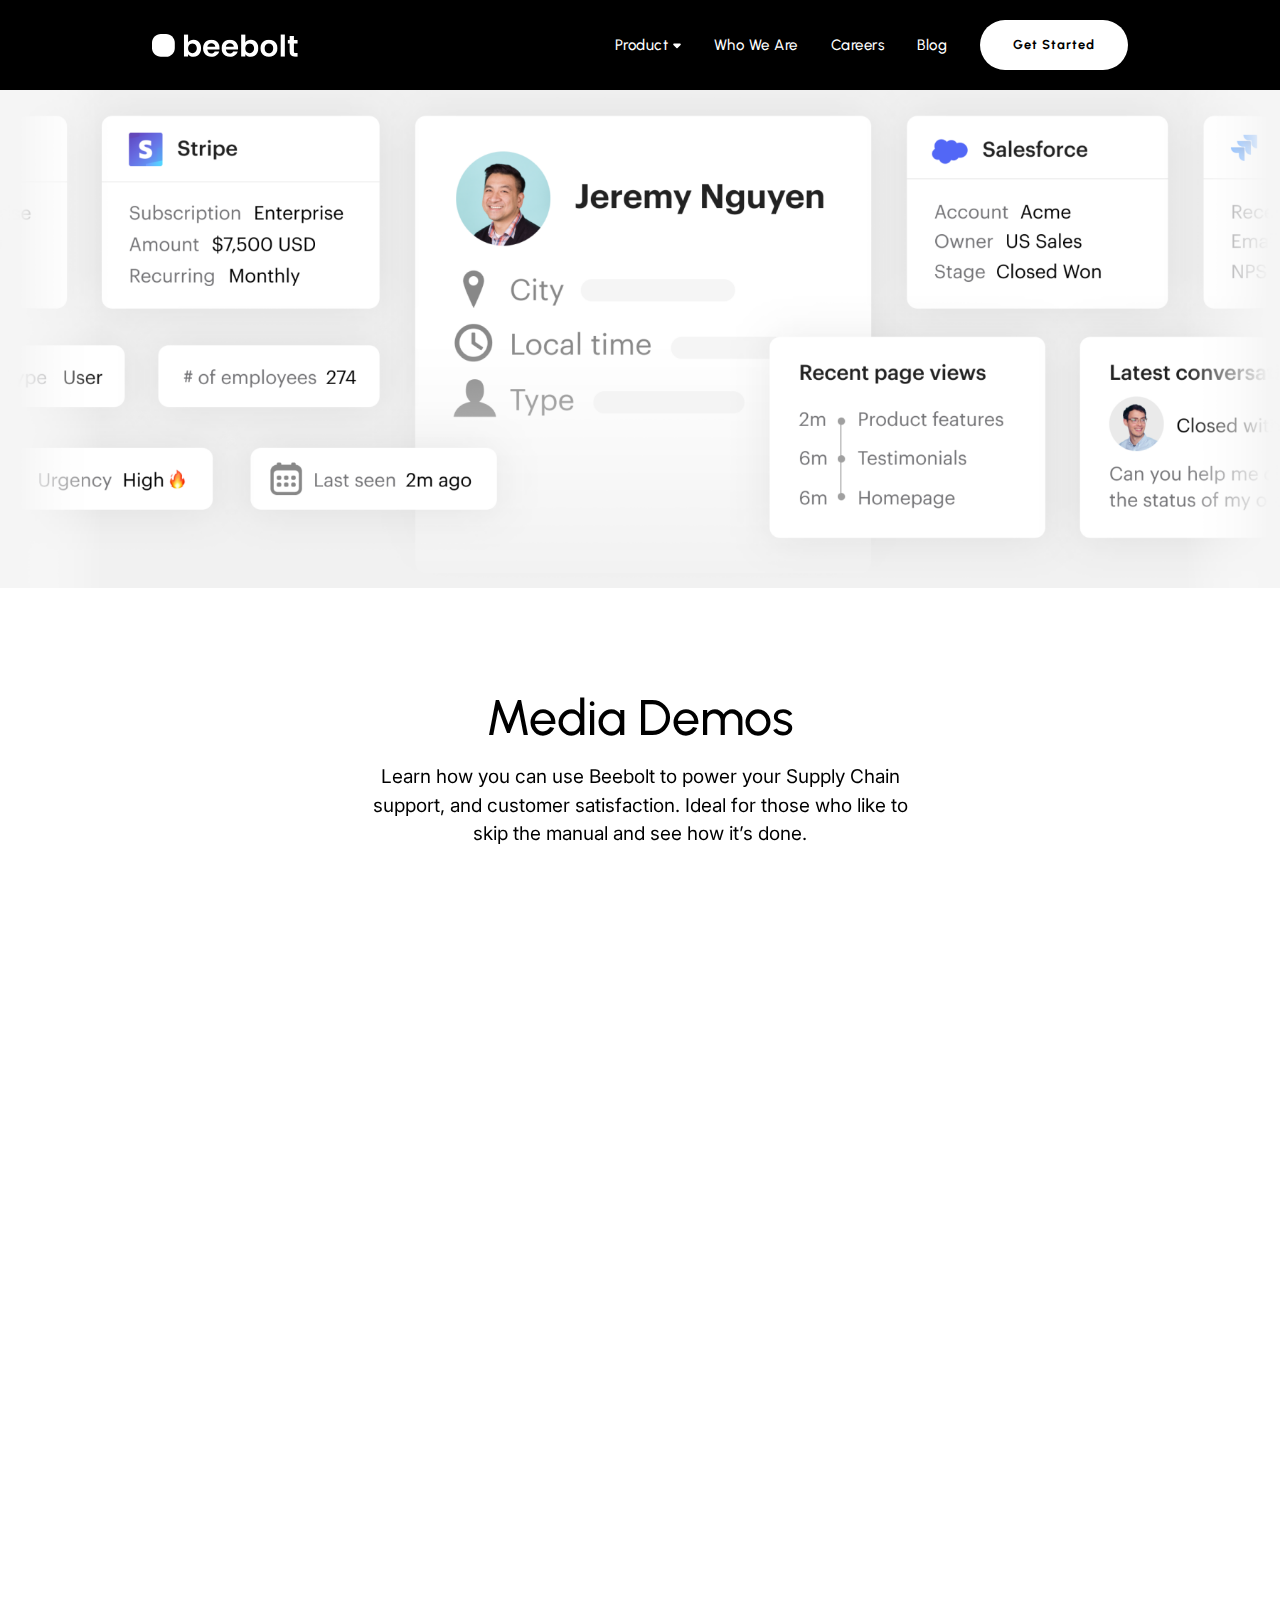
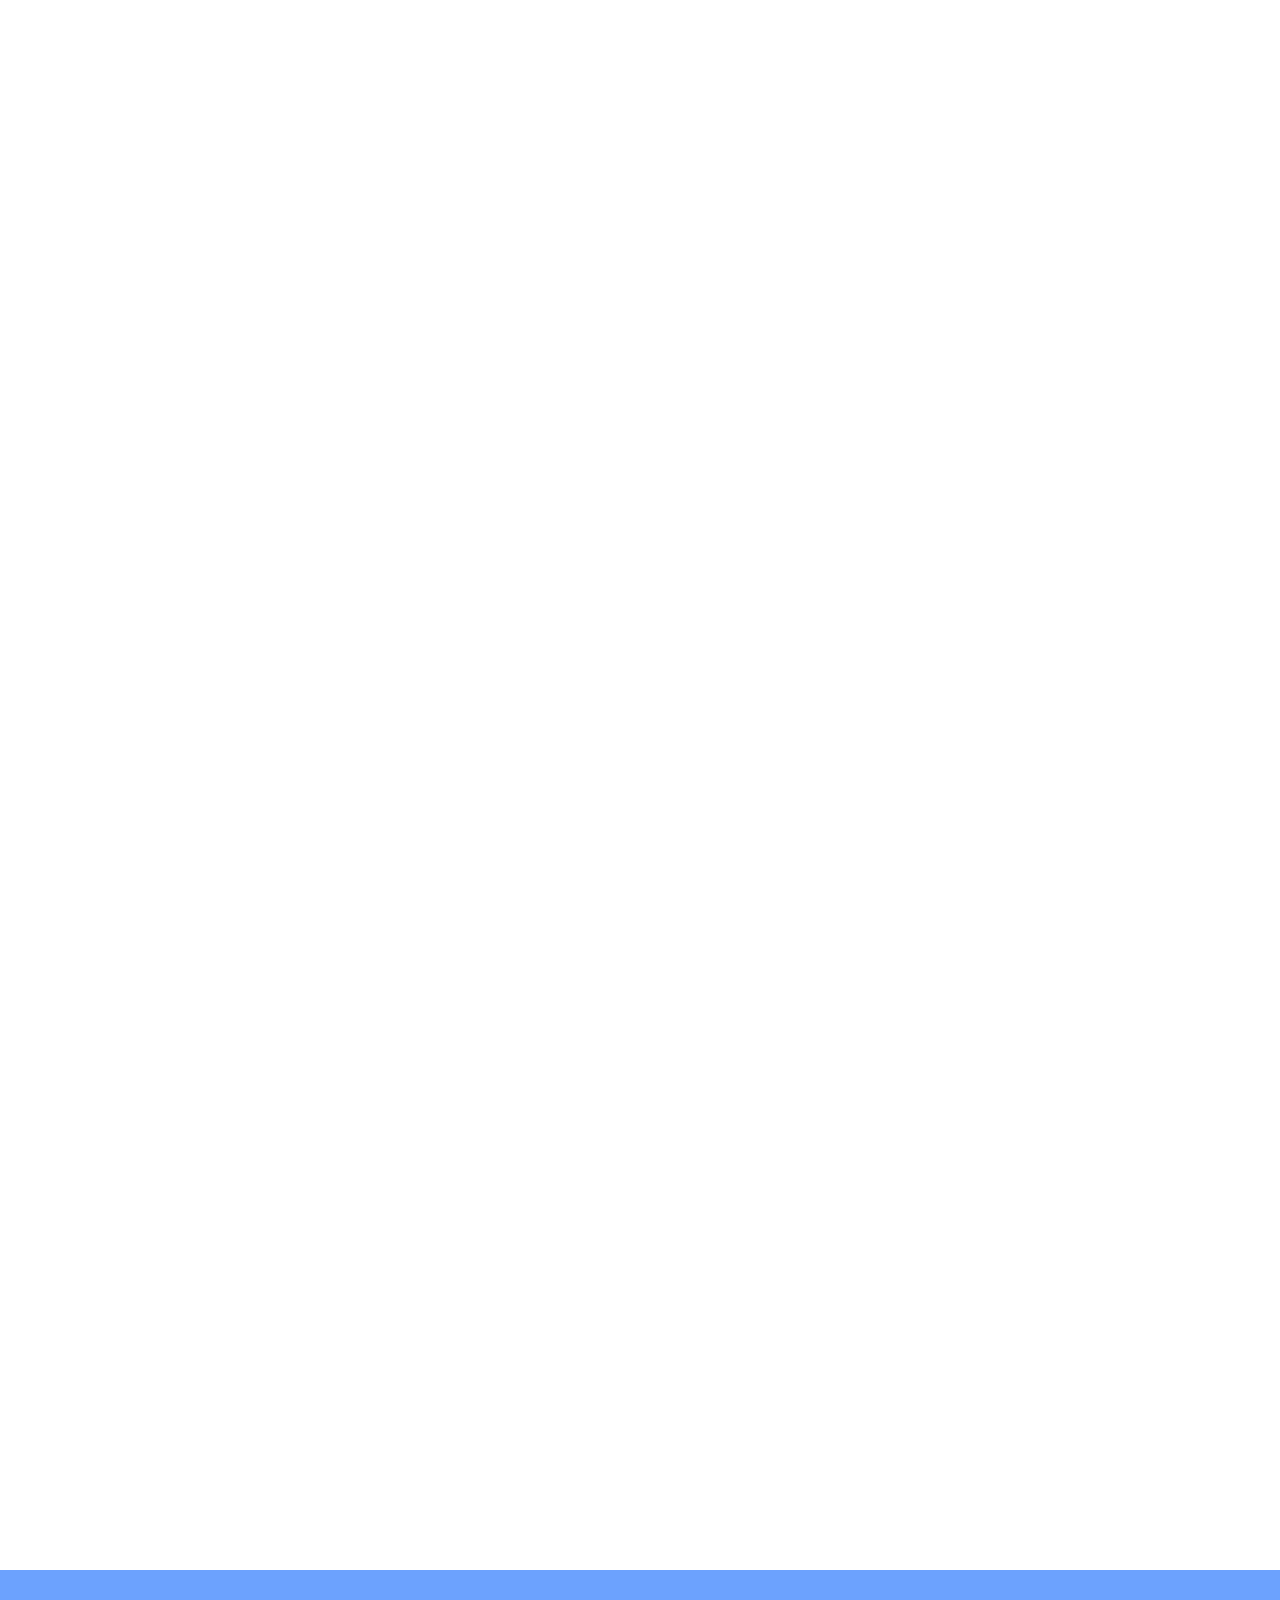
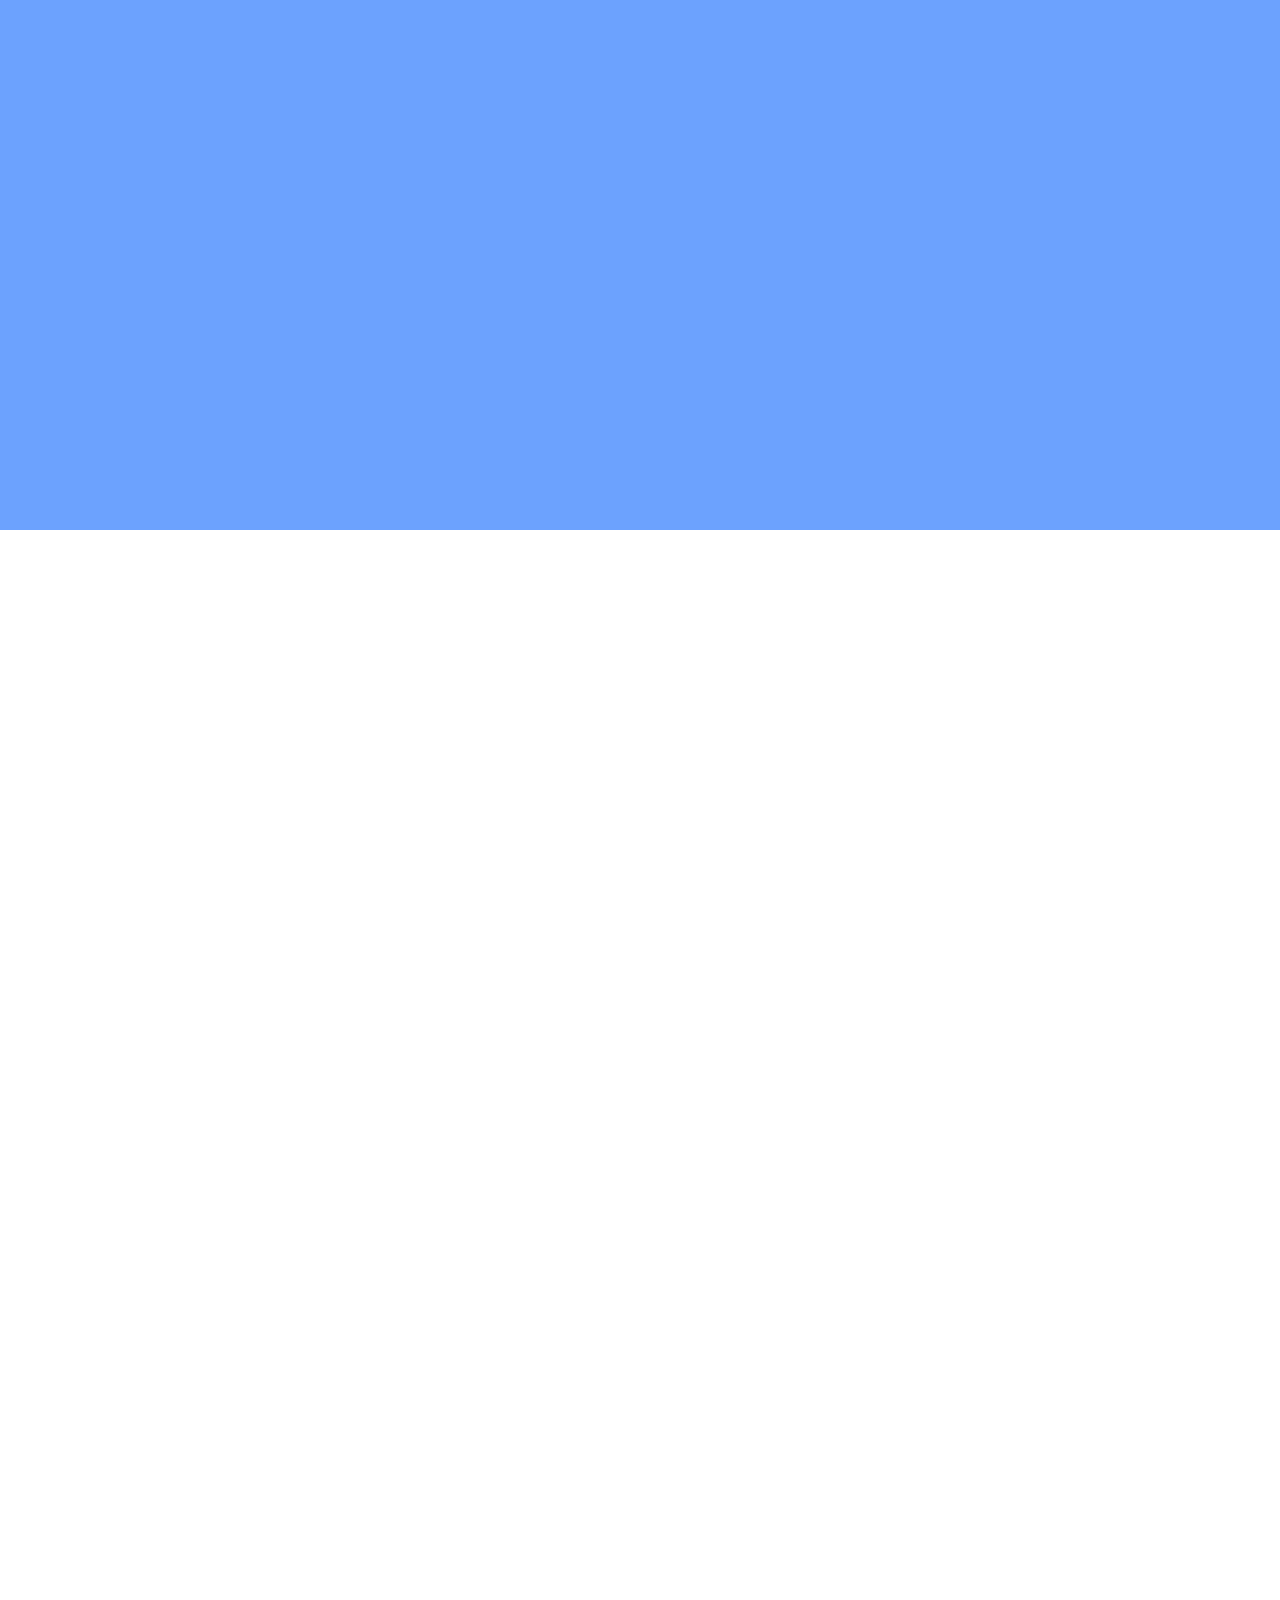
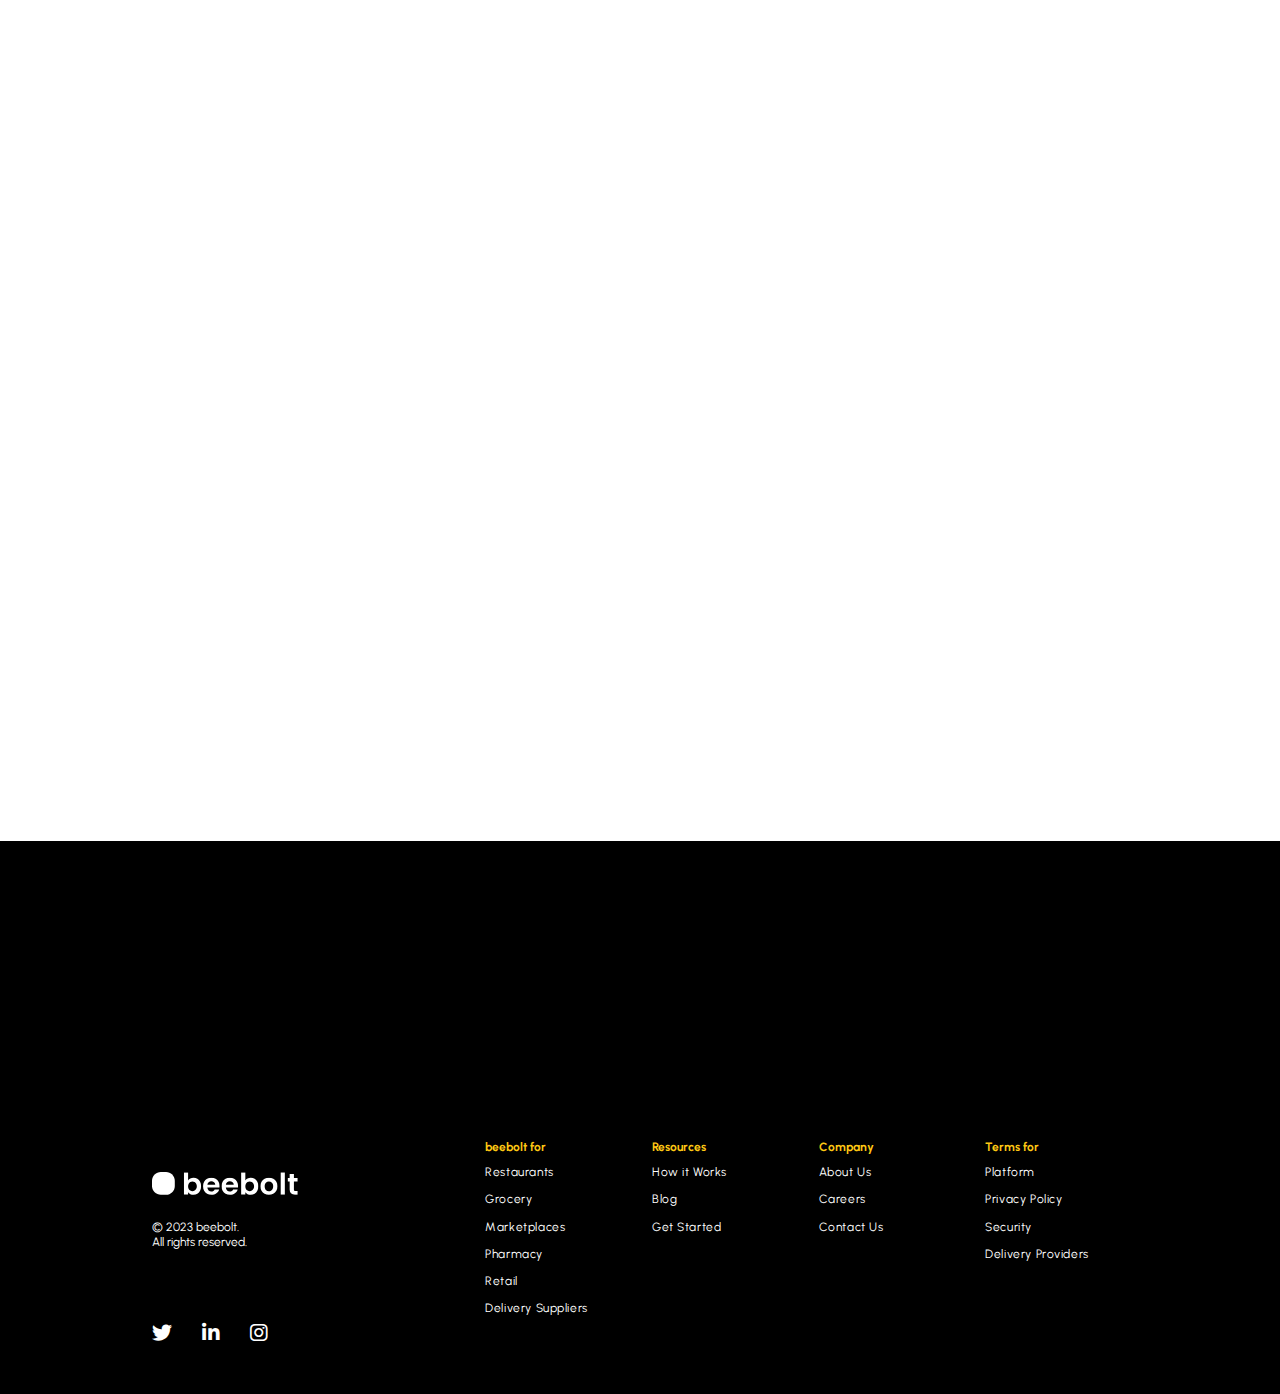
<file: PHASE-3-3.html>
<!doctype html>
<html lang="en">

<head>
    <!-- Required meta tags -->
    <meta charset="utf-8">
    <meta name="viewport" content="width=device-width, initial-scale=1">

    <link rel="shortcut icon" href="assets/img/favicon.png" type="image/x-icon">

    <!-- Bootstrap CSS -->
    <link href="assets/css/bootstrap.min.css" rel="stylesheet">
    <link href="assets/css/all.min.css" rel="stylesheet">
    <link href="assets/css/fontawesome.css" rel="stylesheet">
    <link href="assets/css/owl.carousel.min.css" rel="stylesheet">
    <link href="assets/css/aos.css" rel="stylesheet">
    <link href="assets/css/style.css" rel="stylesheet">
    <link href="assets/css/responsive.css" rel="stylesheet">

    <title>PHASE-3-3</title>

</head>

<body>

    <!--------- Offcanvas area start --------->
    <div class="offcanvas-area">
        <div class="offcanvas-menu">
            <div class="main-menu">
                <ul class="d-block">
                    <li><a data-bs-toggle="collapse" href="#multiCollapseExample4" role="button" aria-expanded="false"
                            aria-controls="multiCollapseExample4" class="collapsed">
                            Product <i class="far fa-chevron-down"></i></a>
                        <div class="subb-menu collapse " id="multiCollapseExample4">
                            <a href="">Dropdown Option</a><a href="">Dropdown Option</a><a href="">Dropdown Option</a>
                        </div>
                    </li>
                    <li><a href="">Who We Are </a></li>
                    <li><a href="">Careers</a></li>
                    <li><a href="">Blog</a></li>
                </ul>
            </div>
            <div class="header-btn text-center pt-4">
                <a href="">Get Started</a>
            </div>
        </div>
    </div>

    <div class="offcanvas-overlay"></div>
    <!--------- Offcanvas area end --------->


    <!--------- Header area start --------->
    <header class="header">
        <div class="container d-flex align-items-center justify-content-between">
            <div class="header-logo">
                <a href=""><img src="assets/img/header-logo.svg" alt=""></a>
            </div>
            <nav class="header-nav d-flex align-items-center">
                <ul class="m-0 p-0 list-unstyled d-flex align-items-center">
                    <li><a href="">Product <img src="assets/img/sort-down.svg" alt=""></a>
                        <ul>
                            <li><a href="">Dropdown Option</a></li>
                            <li><a href="">Dropdown Option</a></li>
                            <li><a href="">Dropdown Option</a></li>
                            <li><a href="">Dropdown Option</a></li>
                        </ul>
                    </li>
                    <li><a href="">Who We Are </a></li>
                    <li><a href="">Careers</a></li>
                    <li><a href="">Blog</a></li>
                </ul>
                <div class="header-btn">
                    <a href="">Get Started</a>
                </div>
            </nav>
            <div class="menu-open">
                <!-- <i  class="far fa-bars"></i> -->
                <span class="line-1"></span>
                <span class="line-2"></span>
            </div>
        </div>
    </header>
    <!--------- Header area end --------->




    <!--------- Main area start --------->
    <main class="main">
        
        <!---------------cover Area start -------------->
        <section class="cover-Area">
            <div class="cover_content" data-aos="fade-up" data-aos-delay="50" data-aos-duration="1500">
                <img src="assets/img/cover.png" alt="">
            </div>
        </section>
        <!---------------cover Area End -------------->

        
        <!---------------Media Area start -------------->
        <section class="Media-Area"> 
            <div class="container">
                <div class="row">
                    <div class="col-lg-12">
                        <div class="hero_p3_content" data-aos="fade-up" data-aos-delay="50" data-aos-duration="1500">
                            <h1>Media Demos</h1>
                            <p>Learn how you can use Beebolt to power your Supply Chain support, and customer satisfaction. Ideal for those who like to skip the manual and see how it’s done.</p>
                        </div>
                    </div>
                </div>
                <div class="row">
                    <div class="col-lg-4 col-md-6">
                        <div class="Media-blk" data-aos="fade-up" data-aos-delay="50" data-aos-duration="1500">
                            <i>
                                <img src="assets/img/media-1.png" alt="">
                                <a href="#" class="play"><img src="assets/img/play.svg" alt=""></a>
                            </i>
                            <h5>How Beebolt can help you to take on Customer Satisfaction   </h5>
                            <p>If you're experiencing a spike in customer conversations right now, Intercom can help.                            </p>
                            <a href="#">Watch video <i class="fal fa-arrow-up"></i></a>
                        </div>
                    </div>
                    <div class="col-lg-4 col-md-6">
                        <div class="Media-blk" data-aos="fade-up" data-aos-delay="250" data-aos-duration="1500">
                            <i>
                                <img src="assets/img/media-2.png" alt="">
                                <a href="#" class="play active"><img src="assets/img/play-2.svg" alt=""></a>
                            </i>
                            <h5>What is Freight Tracking?  </h5>
                            <p>Onboard and support your users with the team you already have. Beebolt puts your customer messaging</p>
                            <a href="#">Watch video <i class="fal fa-arrow-up"></i></a>
                        </div>
                    </div>
                    <div class="col-lg-4 col-md-6">
                        <div class="Media-blk" data-aos="fade-up" data-aos-delay="350" data-aos-duration="1500">
                            <i>
                                <img src="assets/img/media-1.png" alt="">
                                <a href="#" class="play"><img src="assets/img/play.svg" alt=""></a>
                            </i>
                            <h5>Collaborate with your Teams                            </h5>
                            <p>Create performance experience engagement while maintaining team work in one place</p>
                            <a href="#">Watch video <i class="fal fa-arrow-up"></i></a>
                        </div>
                    </div>
                </div>
                <div class="row">
                    <div class="col-lg-6 col-md-6">
                        <div class="Media-blk Media-blk2" data-aos="fade-up" data-aos-delay="50" data-aos-duration="1500">
                            <i>
                                <img src="assets/img/Configurable-3x.png" alt="">
                                <a href="#" class="play"><img src="assets/img/play.svg" alt=""></a>
                            </i>
                        </div>
                    </div>
                    <div class="col-lg-6 col-md-6">
                        <div class="Media_collaps" data-aos="fade-up" data-aos-delay="50" data-aos-duration="1500">
                            <div class="accordion" id="accordionExample">
                                <div class="accordion-item">
                                  <h2 class="accordion-header" id="headingOne">
                                    <button class="accordion-button" type="button" data-bs-toggle="collapse" data-bs-target="#collapseOne" aria-expanded="true" aria-controls="collapseOne">
                                       <img src="assets/img/clp-1.svg" alt=""> Difference is personal
                                    </button>
                                  </h2>
                                  <div id="collapseOne" class="accordion-collapse collapse show" aria-labelledby="headingOne" data-bs-parent="#accordionExample">
                                    <div class="accordion-body">
                                        <p>Target your website visitors and automatically greet them with personalized messaging—our bots will chat, route, and schedule for you.</p>
                                    </div>
                                  </div>
                                </div>
                                <div class="accordion-item">
                                  <h2 class="accordion-header" id="headingTwo">
                                    <button class="accordion-button collapsed" type="button" data-bs-toggle="collapse" data-bs-target="#collapseTwo" aria-expanded="false" aria-controls="collapseTwo">
                                        <img src="assets/img/clp-2.svg" alt="">  Management Tool
                                    </button>
                                  </h2>
                                  <div id="collapseTwo" class="accordion-collapse collapse" aria-labelledby="headingTwo" data-bs-parent="#accordionExample">
                                    <div class="accordion-body">
                                        <p>Target your website visitors and automatically greet them with personalized messaging—our bots will chat, route, and schedule for you.</p>
                                    </div>
                                  </div>
                                </div>
                                <div class="accordion-item">
                                  <h2 class="accordion-header" id="headingThree">
                                    <button class="accordion-button collapsed" type="button" data-bs-toggle="collapse" data-bs-target="#collapseThree" aria-expanded="false" aria-controls="collapseThree">
                                        <img src="assets/img/clp-3.svg" alt=""> Customer data platform
                                    </button>
                                  </h2>
                                  <div id="collapseThree" class="accordion-collapse collapse" aria-labelledby="headingThree" data-bs-parent="#accordionExample">
                                    <div class="accordion-body">
                                        <p>Target your website visitors and automatically greet them with personalized messaging—our bots will chat, route, and schedule for you.</p>
                                    </div>
                                  </div>
                                </div>
                                <div class="accordion-item">
                                  <h2 class="accordion-header" id="headingfour">
                                    <button class="accordion-button collapsed" type="button" data-bs-toggle="collapse" data-bs-target="#collapsefour" aria-expanded="false" aria-controls="collapsefour">
                                        <img src="assets/img/clp-4.svg" alt=""> Apps & integrations
                                    </button>
                                  </h2>
                                  <div id="collapsefour" class="accordion-collapse collapse" aria-labelledby="headingfour" data-bs-parent="#accordionExample">
                                    <div class="accordion-body">
                                        <p>Target your website visitors and automatically greet them with personalized messaging—our bots will chat, route, and schedule for you.</p>
                                    </div>
                                  </div>
                                </div>
                              </div>
                        </div>
                    </div>
                </div>
                <div class="row">
                    <div class="col-lg-7 col-md-7">
                        <div class="workflows-lg Automated" style="background-color: #F3E180;"data-aos="fade-up" data-aos-delay="50" data-aos-duration="1500">
                            <h3>Automated workflows</h3>
                            <div class="wrk_wrp">
                                <p>Collect customer info and speed up resolutions with easy-to-build, no-code custom chatbots.</p>
                                <img src="assets/img/workflows-2.png" alt="">
                            </div>
                        </div>
                    </div>
                    <div class="col-lg-5 col-md-5">
                        <div class="Media-blk mdw mb-0" data-aos="fade-up" data-aos-delay="50" data-aos-duration="1500">
                            <h5>What is Freight Tracking?</h5>
                            <p>Onboard and support your users with the team you already have. Beebolt puts your customer messaging</p>
                            <a href="#">Watch video <i class="fal fa-arrow-up"></i></a>
                        </div>
                    </div>
                </div>
            </div>
        </section>
        <!---------------Media Area End -------------->

        <!---------------CUSTOMER Area start -------------->
        <section class="CUSTOMER_Area"> 
            <div class="container">
                <div class="row">
                    <div class="col-lg-6 col-md-5">
                        <div class="CUSTOMER_text sec_title" data-aos="fade-up" data-aos-delay="50" data-aos-duration="1500">
                            <h2>An Inbox like you’ve <br> never seen before</h2>
                            <p>Customize how you work in whatever way works best for you. Prefer dark mode? We have it. Need the Inbox in a different language? We’ve got you.</p>
                        </div>
                    </div>
                    <div class="col-lg-6 col-md-7">
                        <div class="CUSTOMER-slider dot_style owl-carousel" data-aos="fade-up" data-aos-delay="50" data-aos-duration="1500">
                            <div class="CUSTOMER_s_blk">
                                <i>
                                    <img src="assets/img/Configurable-2.png" alt="">
                                </i>
                            </div>
                            <div class="CUSTOMER_s_blk">
                                <i>
                                    <img src="assets/img/Configurable-2.png" alt="">
                                </i>
                            </div>
                            <div class="CUSTOMER_s_blk">
                                <i>
                                    <img src="assets/img/Configurable-2.png" alt="">
                                </i>
                            </div>
                        </div>
                    </div>
                </div>
                <div class="row">
                    <div class="col-lg-12">
                        <div class="workflows_text mb-0" data-aos="fade-up" data-aos-delay="50" data-aos-duration="1500">
                            <h1>Combine automation and human route planning today</h1>
                            <div class="two_btn">
                                <a href="#" class="common-btn">Get Started</a>
                                <a href="#" class="common-btn ylw">View Demo <i class="fal fa-arrow-up"></i></a>
                            </div>
                        </div>
                    </div>
                </div>
            </div>
        </section>
        <!---------------CUSTOMER Area End -------------->

        <!---------------Guide Area start -------------->
        <section class="Guide-Area"> 
            <div class="container">
                <div class="row">
                    <div class="col-lg-6">
                        <div class="Guide_left" data-aos="fade-up" data-aos-delay="50" data-aos-duration="1500">
                            <img src="assets/img/guide.png" alt="">
                        </div>
                    </div>
                    <div class="col-lg-6">
                        <div class="Guide_right">
                            <div class="Guide_right_wrp">
                                <h2 class="Guide_tit" data-aos="fade-up" data-aos-delay="50" data-aos-duration="1500">Keep up with our content. Sign-up to our Updates</h2>
                                <div class="Guide_mail" data-aos="fade-up" data-aos-delay="250" data-aos-duration="1500">
                                    <input type="text" placeholder="SHARE YOUR EMAIL">
                                    <a href="#" class="common-btn ylw">Get the Guide <i class="fal fa-arrow-up"></i></a>
                                </div>
                            </div>
                        </div>
                    </div>
                </div>
            </div>
        </section>
        <!---------------Guide Area End -------------->

        
        <!---------------Feature Area start -------------->
        <section class="Feature-Area mt-100 "> 
            <div class="container">
                <div class="row">
                    <div class="col-lg-12 text-center">
                        <div class="sec_title Feature_title" data-aos="fade-up" data-aos-delay="50" data-aos-duration="1500">
                            <span>MANAGEMENT TOOLS</span>
                            <h2>Features we wouldn’t <br> let you go without</h2>
                            <p>Our Inbox has all the mission critical features support teams like yours need to organize their workloads, collaborate with teammates, and reach more customers more efficiently.</p>
                        </div>
                    </div>
                </div>
                <div class="row">
                    <div class="col-lg-4 col-md-4" >
                        <div class="Feature_blk" data-aos="fade-up" data-aos-delay="50" data-aos-duration="1500">
                            <h4>Ticketing</h4>
                            <p>Our Inbox the all-in-one help desk for your support team to resolve tickets that require more context and collaboration.</p>
                        </div>
                    </div>
                    <div class="col-lg-4 col-md-4" >
                        <div class="Feature_blk" data-aos="fade-up" data-aos-delay="150" data-aos-duration="1500">
                            <h4>Macros</h4>
                            <p>Save time composing answers to common questions with canned, personalized responses.</p>
                        </div>
                    </div>
                    <div class="col-lg-4 col-md-4" >
                        <div class="Feature_blk" data-aos="fade-up" data-aos-delay="250" data-aos-duration="1500">
                            <h4>SLA’s</h4>
                            <p>Prioritize urgent conversations, VIP customers, time-based targets, performance goals, and more.</p>
                        </div>
                    </div>
                    <div class="col-lg-4 col-md-4" >
                        <div class="Feature_blk" data-aos="fade-up" data-aos-delay="350" data-aos-duration="1500">
                            <h4>Routing automation</h4>
                            <p>Automate 4x more manual tasks, like conversation routing, with much less effort.</p>
                        </div>
                    </div>
                    <div class="col-lg-4 col-md-4" >
                        <div class="Feature_blk" data-aos="fade-up" data-aos-delay="450" data-aos-duration="1500">
                            <h4>Workload <br> management</h4>
                            <p>Keep response times fast, even as your customer base grows</p>
                        </div>
                    </div>
                    <div class="col-lg-4 col-md-4" >
                        <div class="Feature_blk" data-aos="fade-up" data-aos-delay="550" data-aos-duration="1500">
                            <h4>Help content</h4>
                            <p>Give your customers 24/7 access to help articles so they can find answers even when you’re offline.</p>
                        </div>
                    </div>
                </div>
                <div class="row mt-100">
                    <div class="col-lg-6 col-md-6">
                        <div class="TrueCommerce_content" data-aos="fade-up" data-aos-delay="50" data-aos-duration="1500">
                            <span>FREIGHT TRACKING</span>
                            <h2>Speed and scale like never before with automated <b>route planning</b></h2>
                            <p>Free your team from repetitive planning tasks using automated workflows. Maximize team efficiency with AI-powered tools. </p>
                        </div>
                    </div>
                    <div class="col-lg-6 col-md-6">
                        <div class="TrueCommerce_img" data-aos="fade-up" data-aos-delay="50" data-aos-duration="1500">
                            <img src="assets/img/Configurable.png" alt="">
                        </div>
                    </div>
                </div>
                <div class="row mt-100">
                    <div class="col-lg-3 col-md-6">
                        <div class="cus_blk" style="background-color: #E3E7FA;" data-aos="fade-up" data-aos-delay="50" data-aos-duration="1500">
                            <h3>Mobile</h3>
                            <p>Bring the experience to your mobile app with powerful iOS and Android SDKs.</p>
                        </div>
                    </div>
                    <div class="col-lg-3 col-md-6">
                        <div class="cus_blk" style="background-color: #D7EFDC;" data-aos="fade-up" data-aos-delay="250" data-aos-duration="1500">
                            <h3>Omni</h3>
                            <p>Support customers using their preferred channel support</p>
                        </div>
                    </div>
                    <div class="col-lg-3 col-md-6">
                        <div class="cus_blk" style="background-color: #F3E180;" data-aos="fade-up" data-aos-delay="350" data-aos-duration="1500">
                            <h3>Phone</h3>
                            <p>Centralize your phone support using our integrations (with more coming soon).</p>
                        </div>
                    </div>
                    <div class="col-lg-3 col-md-6">
                        <div class="cus_blk" style="background-color: #FAB23C;" data-aos="fade-up" data-aos-delay="450" data-aos-duration="1500">
                            <h3>AI</h3>
                            <p>Bring your own data to help your customer support with custom workflows</p>
                        </div>
                    </div>
                </div>
            </div>
        </section>
        <!---------------Feature Area End -------------->




        <section class="cta-area mb- pb-0">
            <div class="container">
                <div class="cta-wrapper " style="background: #4796FC;" data-aos="fade-up" data-aos-delay="50" data-aos-duration="1500">
                    <div class="cta-thumb">

                    </div>
                    <div class="cta-content">
                        <h3>Improve your <br>
                            Supply Chain <span>today</span></h3>
                    </div>
                    <div class="cta-btn">
                        <a href="" class="common-btn btn-white " style="border-radius: 50px;">Get Started</a>
                    </div>
                </div>
            </div>
        </section>



    </main>
    <!--------- Main area end --------->


    <!--------- Footer area start --------->
    <footer class="footer">
        <div class="container">
            <div class="row">
                <div class="col-lg-4">
                    <div class="footer-item">
                        <div class="footer-logo">
                            <a href=""><img src="assets/img/header-logo.svg" alt=""></a>
                        </div>
                        <p>© 2023 beebolt. <br>
                            All rights reserved.</p>
                        <div class="footer-social d-flex align-items-center">
                            <a href=""><i class="fab fa-twitter"></i></a>
                            <a href=""><i class="fab fa-linkedin-in"></i></a>
                            <a href=""><i class="fab fa-instagram"></i></a>
                        </div>
                    </div>
                </div>
                <div class="col-lg-8">
                    <div class="row">
                        <div class="col-md-3 col-6">
                            <div class="footer-item">
                                <h5>beebolt for </h5>
                                <ul>
                                    <li><a href="">Restaurants</a></li>
                                    <li><a href="">Grocery</a></li>
                                    <li><a href="">Marketplaces</a></li>
                                    <li><a href="">Pharmacy</a></li>
                                    <li><a href="">Retail</a></li>
                                    <li><a href="">Delivery Suppliers</a></li>
                                </ul>
                            </div>
                        </div>
                        <div class="col-md-3 col-6">
                            <div class="footer-item">
                                <h5>Resources </h5>
                                <ul>
                                    <li><a href="">How it Works</a></li>
                                    <li><a href="">Blog</a></li>
                                    <li><a href="">Get Started</a></li>
                                </ul>
                            </div>
                        </div>
                        <div class="col-md-3 col-6">
                            <div class="footer-item">
                                <h5>Company </h5>
                                <ul>
                                    <li><a href="">About Us</a></li>
                                    <li><a href="">Careers</a></li>
                                    <li><a href="">Contact Us</a></li>
                                </ul>
                            </div>
                        </div>
                        <div class="col-md-3 col-6">
                            <div class="footer-item">
                                <h5>Terms for </h5>
                                <ul>
                                    <li><a href="">Platform</a></li>
                                    <li><a href="">Privacy Policy</a></li>
                                    <li><a href="">Security</a></li>
                                    <li><a href="">Delivery Providers</a></li>
                                </ul>
                            </div>
                        </div>
                    </div>
                </div>
            </div>
        </div>
    </footer>
    <!--------- Footer area end --------->





    <script src="assets/js/jquery.min.js"></script>
    <script src="assets/js/bootstrap.min.js"></script>
    <script src="assets/js/popper.js"></script>
    <script src="assets/js/owl.carousel.min.js"></script>
    <script src="assets/js/aos.js"></script>
    <script src="assets/js/main.js"></script>


</body>

</html>
</file>
<file: assets/css/style.css>
/* Base CSS */
@import url('https://fonts.googleapis.com/css2?family=Inter:wght@300;400;500;600;700;800;900&family=Poppins:ital,wght@0,100;0,200;0,300;0,400;0,500;0,600;0,700;0,800;0,900;1,100;1,200;1,300;1,400;1,500;1,600;1,700;1,800;1,900&family=Urbanist:ital,wght@0,100;0,200;0,300;0,400;0,500;0,600;0,700;0,800;0,900;1,100;1,200;1,300;1,400;1,500;1,600;1,700;1,800;1,900&display=swap');

/* 
font-family: 'Inter', sans-serif;
font-family: 'Poppins', sans-serif;
font-family: 'Urbanist', sans-serif;
 */

.alignleft {
    float: left;
    margin-right: 15px;
}

.alignright {
    float: right;
    margin-left: 15px;
}

.aligncenter {
    display: block;
    margin: 0 auto 15px;
}

a:focus {
    outline: 0 solid
}

img {
    max-width: 100%;
    height: auto;
}

h1, h2, h3, h4, h5, h6 {
    margin: 0 0 15px;
    color: #000000;
}

body {
    color: #000000;
    font-weight: 400;
    font-family: 'Urbanist', sans-serif;
}

.selector-for-some-widget {
    box-sizing: content-box;
}

a:hover {
    text-decoration: none
}

/*---------------------- Header area start ----------------------*/
.menu-open {
    width: 34px;
    height: 24px;
    position: relative;
    cursor: pointer;
    margin: 0px 0px 0px auto;
}

.menu-open span {
    backface-visibility: hidden;
    width: 100%;
    height: 4px;
    position: absolute;
    left: 0px;
    top: 10px;
    height: 2px;
    width: 100%;
    display: block;
    background: #fff;
    border-radius: 4px;
    transition: .3s;
}

.menu-open .line-1 {
    transform: translateY(-4.5px);
}

.menu-open .line-2 {
    transform: translateY(4.5px);
}

.menu-open.active .line-2 {
    transform: rotate(-45deg);
}



.menu-open.active .line-1 {
    transform: rotate(45deg);
}

.menu-close {
    font-size: 22px;
    color: #3d424e;
    position: absolute;
    top: 12px;
    right: 11px;
    cursor: pointer;
    transition: .4s;
}

.menu-close:hover {
    color: #fff;
    background: #4796FC;
}

.subb-menu a {
    border-top: 1px solid #ffffff78;
    width: 100%;
    display: block;
    font-size: 15px;
    text-decoration: none;
    color: #fff;
    transition: .3s;
    padding: 10px 31px;
    line-height: 1.2;
}

.offcanvas-area .main-menu ul li a i {
    transition: .3s;
}

.offcanvas-area .main-menu ul li a[aria-expanded="true"] i {
    transform: rotate(180deg);
}

.offcanvas-area {
    position: fixed;
    right: 0px;
    top: 66px;
    width: 310px;
    height: 100%;
    overflow-y: auto;
    scrollbar-width: none;
    transition: .3s;
    background: #000;
    z-index: 11111;
    display: flex;
    flex-direction: column;
    justify-content: space-between;
    padding-bottom: 24px;
    right: -100%;
}

.offcanvas-area.active {
    right: 0;
    visibility: visible;
}

.offcanvas-area .main-menu>ul>li>a {
    display: flex;
    text-decoration: none;
    font-size: 18px;
    text-transform: uppercase;
    padding: 13px 18px;
    color: #fff;
    letter-spacing: 1.2px;
    text-align: start;
    border-top: 1px solid #e8e8e86b;
    transition: .3s;
    align-items: center;
    justify-content: space-between;
}

.offcanvas-menu ul li:last-child>a {
    border-bottom: 1px solid #e8e8e86b;
}

.offcanvas-area .main-menu ul li a:hover, .offcanvas-area .main-menu ul li a[aria-expanded="true"] {
    color: #4796FC;
}

.menu-close {
    border: 1px solid #4796FC !important;
    width: 28px;
    height: 28px;
    padding: 0 !important;
    color: #4796FC;
    display: flex;
    align-items: center;
    justify-content: center;
    font-size: 17px;
}

.offcanvas-menu .main-menu>ul {
    display: block;
    padding-top: 24px;
    padding-left: 0;
    margin-bottom: 15px;
}

.offcanvas-overlay {
    position: fixed;
    width: 100%;
    height: 100%;
    background-color: #000;
    opacity: 0;
    visibility: hidden;
    -webkit-transition: .4s;
    transition: .4s;
    z-index: 9;
}

.offcanvas-overlay.active {
    opacity: .4;
    visibility: visible;
}

.menu-open {
    font-size: 22px;
    color: #FFF;
    display: none;
    cursor: pointer;
    position: relative;
    top: 2px;
    margin-left: 20px;
    transition: .3s;
    margin-right: 6px;
}

.menu-open:hover {
    color: #4796FC !important;
}

.header {
    padding: 20px 0;
    position: sticky;
    transition: .3s;
    background: #000000;
    top: 0;
    z-index: 99;
}

.header-nav ul li {
    position: relative;
}

.header-nav>ul>li {
    padding: 10px 0;
}

.header-nav ul>li ul {
    position: absolute;
    top: 118%;
    background: #1f1f1f;
    margin: 0;
    padding: 16px 20px;
    border-radius: 12px;
    width: 190px;
    left: -20px;
    box-shadow: 2px 4px 6px #ffffff63;
    padding-bottom: 15px;
    transition: .3s;
    opacity: 0;
    visibility: hidden;
    z-index: 3
}

.header-nav ul>li ul::after {
    position: absolute;
    top: -10px;
    width: 15px;
    height: 10px;
    background: #1f1f1f;
    content: '';
    left: 21px;
    clip-path: polygon(50% 0%, 0% 100%, 100% 100%);
    box-shadow: -5px -4px 5px #fff;
}

.header-nav ul>li:hover ul {
    top: 105%;
    opacity: 1;
    visibility: visible;
}

.header-nav ul>li ul li a {
    margin: 0;
    margin-bottom: 4px;
    display: block;
}

.header-nav ul>li a {
    font-weight: 500;
    font-size: 15px;
    line-height: 22px;
    letter-spacing: 0.5px;
    color: #FFFFFF;
    text-decoration: none;
    margin-right: 33px;
    transition: .3s;
}

.header-nav ul>li a:hover {
    color: #4796FC;
}

.header-btn a {
    background: #FFFFFF;
    border-radius: 60px;
    text-decoration: none;
    line-height: 1.1;
    display: inline-block;
    font-weight: 700;
    font-size: 13px;
    line-height: 22px;
    text-align: center;
    letter-spacing: 1px;
    color: #000000;
    padding: 14px 33px;
    transition: .3s;
}

.header-btn a:hover {
    background: #4796FC;
    color: #fff;
}

.text-title {
    font-size: 20px;
    padding-bottom: 30px;
}

/*---------------------- Header area end ----------------------*/


/*---------------------- Hero area start ----------------------*/
.hero-area {
    background: #7EB6FD;
    padding: 80px 0px;
    overflow: hidden;
}

.Delivery-Hero {
    background: #FDD99D;
}

.Delivery-Hero_content {
    margin-left: 50px;
}

.Delivery-Hero_content p {
    font-size: 19px;
    font-family: 'Inter';
    max-width: 550px;
}

.Delivery-Hero_content h1 {
    font-size: 73px;
}

.hero_v2 {
    background: #F9DC60;
}


.bPost_hero {
    max-width: 670px;
    margin: auto;
}

.hero_text h1 {
    font-size: 58px;
    font-family: 'Poppins';
}

.hero-thumb {
    height: 630px;
    filter: drop-shadow(10px 63px 69px rgba(42, 40, 63, 0.234348));
    border: 2.5px solid #4E4F53;
    background: #121212;
    border-radius: 0 30px 30px 0;
    padding: 15px;
    border-left: none;
    padding-right: 12px;
    padding-left: 0;
}

.hero-thumb img {
    width: 100%;
    height: 100%;
}

.hero-content {
    max-width: 540px;
    margin-left: 50px;
}

.hero-content h3 {
    font-weight: 400;
    font-size: 55px;
    line-height: 66px;
    color: #FFFFFF;
}

.hero-content h3 span {
    color: #000;
}

.hero-content h4 {
    font-family: 'Poppins';
    font-weight: 400;
    font-size: 42px;
    line-height: 1.2;
    color: #000000;
    padding-bottom: 15px;
}

.hero-content p {
    font-weight: 400;
    font-size: 16px;
    line-height: 25px;
    color: #FFFFFF;
    padding-top: 18px;
    padding-bottom: 42px;
}

.common-btn.btn-blue {
    background: #4796FC;
    min-width: 165px;
    text-align: center;
}

.common-btn.btn-blue:hover {
    background: #121212;
}

.common-content h4 {
    font-weight: 400;
    font-size: 40px;
    line-height: 1.2;
    text-align: center;
}

.bg-yellow {
    background: #FAB23C !important;
}

.font-18 {
    font-family: 'Poppins';
    font-style: normal;
    font-weight: 400;
    font-size: 18px;
    line-height: 23px;
}

.single-input input {
    background: #FFFFFF;
    border: 1px solid rgba(0, 0, 0, 0.1);
    border-radius: 53.3328px;
    height: 52px;
    width: 100%;
}

.hero-form .common-btn {
    font-style: normal;
    font-weight: 400;
    font-size: 21px;
    line-height: 1;
    color: #FFFFFF;
    height: 52px;
    width: 151px;
    padding: 5px;
    flex: 0 0 auto;
    margin-left: 15px;
}

.single-input {
    width: 100%;
}

.hero-form {
    padding-top: 50px;
}

/*---------------------- Hero area end ----------------------*/


/*---------------------- Tracxking area start ----------------------*/
.tracking-tab-btns .nav .nav-link {
    font-family: 'Poppins';
    font-style: normal;
    font-weight: 400;
    font-size: 18px;
    line-height: 1.1;
    color: #000000;
    background: #FFC813 !important;
    border-radius: 40px !important;
    padding: 10px 28px !important;
    margin: 0 8px;
    margin-bottom: 9px;
    border: 1px solid #FFC813;
}

.tracking-tab-btns .nav-tabs .nav-link.active {
    background: #000 !important;
    color: #fff;
    border-color: #fff;
}

.tracking-tab-btns .nav-tabs {
    justify-content: center;
    border: 0;
    padding-bottom: 15px;
}

.map-thumb {
    max-width: 827px;
    margin: 0 auto;
}

.tracking-area {
    padding-top: 140px;
    position: relative;
    z-index: 1;
}

.tracking-area::after {
    position: absolute;
    top: 0;
    left: 0;
    width: 100%;
    height: 599px;
    background: #000;
    content: '';
    z-index: -1;
}

.circle-shape {
    position: absolute;
    left: 0;
    right: 0;
    margin: 0 auto;
    z-index: -1;
    text-align: center;
    top: -200px;
}

.zi-1 {
    z-index: 1;
}

.map-content-item {
    display: flex;
    margin-bottom: 35px;
}

.map-content-icon {
    flex: 0 0 auto;
    min-width: 35px;
    margin-right: 15px;
}

.map-content-item-text {
    font-weight: 400;
    font-size: 16px;
    line-height: 1.45;
    color: #000000;
    font-family: 'Poppins';
}

.map-contents {
    max-width: 799px;
    margin: 0 auto;
    padding-top: 10px;
}

/*---------------------- Tracxking area end ----------------------*/


/*---------------------- Marketplace area start ----------------------*/
.text-18 {
    font-weight: 400;
    font-size: 18px;
    line-height: 22px;
}

.marketplace-content {
    max-width: 640px;
    margin: 0 auto;
}

.trust-text {
    font-family: 'Poppins';
    font-style: normal;
    font-weight: 400;
    font-size: 20px;
    line-height: 1.2;
}

.cta-area.mb- {
    margin-bottom: -100px;
    z-index: 1;
    position: relative;
}

.blog-area.pt-3 {
    padding-top: 140px !important;
}

/*---------------------- Marketplace area end ----------------------*/


/*---------------------- Shipment area start ----------------------*/
.shipment-item-icon {
    margin-bottom: 30px;
    text-align: center;
}

.shipment-item-content h5 {
    font-family: 'Poppins';
    font-style: normal;
    font-weight: 700;
    font-size: 17px;
    line-height: 20px;
    text-align: center;
    color: #000000;
    max-width: 174px;
}

.shipment-item-content p {
    font-family: 'Inter';
    font-style: normal;
    font-weight: 400;
    font-size: 13px;
    line-height: 20px;
    color: #000000;
}

.shipment-item {
    max-width: 260px;
}

.shipment-items {
    padding-top: 40px;
}

/*---------------------- Shipment area end ----------------------*/


/*---------------------- Testimonial area start ----------------------*/
.testimonial-item {
    display: flex;
    align-items: center;
    border-bottom: 1px solid #899DA2;
    padding-bottom: 35px;
    padding-top: 50px;
}

.testimonial-thumb {
    width: 175px;
    height: 175px;
    background: #D9D9D9;
    flex: 0 0 auto;
    border-radius: 200px;
    margin-right: 40px;
}

.testimonial-content h5 {
    font-weight: 400;
    font-size: 24px;
    line-height: 36px;
}

.testimonial-content p {
    font-family: 'Poppins';
    font-style: normal;
    font-weight: 400;
    font-size: 12px;
    line-height: 20px;
}

.testimonial-content p span {
    font-family: 'Inter';
    font-style: normal;
    font-weight: 400;
    font-size: 12px;
    line-height: 1;
    color: #899DA2;
    display: block;
}

.testimonial-area {
    padding-top: 66px;
}

/*---------------------- Testimonial area end ----------------------*/


/*---------------------- Content area start ----------------------*/
.content-area {
    padding-top: 100px;
}

.content-item {
    background: #FFFFFF;
    border: 1px solid #D9D9D9;
    border-radius: 5px;
    display: flex;
    align-items: center;
    margin-bottom: 80px;
    margin-top: 50px;
    justify-content: space-between;
}

.content-item.flex-row-reverse .content-thumb {
    margin-left: -30px;
    margin-right: 0;
}

.content-thumb {
    position: relative;
    z-index: 1;
    margin-right: -20px;
    margin-top: -20px;
    flex: 0 0 auto;
}

.content-body {
    width: 47%;
}

.content-text {
    max-width: 300px;
    margin: 0 auto;
}

.content-text h5 {
    font-family: 'Poppins';
    font-style: normal;
    font-weight: 700;
    font-size: 17px;
    line-height: 20px;
    color: #6B6A6A;
}

.content-text p {
    font-weight: 400;
    font-size: 17px;
    line-height: 20px;
    color: #000000;
}

.content-btn a {
    font-family: 'Poppins';
    font-style: normal;
    font-weight: 700;
    font-size: 16px;
    line-height: 20px;
    color: #0071FF;
    text-decoration: none;
    margin-top: 34px;
    display: block;
    transition: .3s;
}

.content-btn a:hover {
    color: #2f2f2f;
}

.count-box {
    background: #4796FC;
    border-radius: 16.3488px;
    padding: 40px 27px;
    text-align: center;
    min-height: 285px;
    display: flex;
    flex-direction: column;
    align-items: center;
    justify-content: center;
    margin-bottom: 20px;
}

.count-box p {
    font-weight: 400;
    font-size: 12.907px;
    line-height: 17px;
    text-align: center;
    color: #FFFFFF;
    margin: 0 auto;
    max-width: 120px;
}

.count-box h3 {
    font-weight: 700;
    font-size: 79.1628px;
    line-height: 1;
    color: #FFFFFF;
    display: flex;
    align-items: center;
    padding-bottom: 4px;
}

.count-box h3 span {
    margin-left: 23px;
    max-width: 90px;
    flex: 0 0 auto;
}

.count-boxes {
    padding-bottom: 100px;
    padding-top: 30px;
}

.shipping-area {
    padding-top: 120px;
}

/*---------------------- Content area end ----------------------*/


/*---------------------- Browse area start ----------------------*/


.browse-slide-card-thumb {
    height: 245px;
    position: relative;
    border-bottom: 7px solid #7EB6FD;
}

.browse-slide-card-thumb>img {
    height: 100%;
    width: 100% !important;
    object-fit: cover;
}

.browse-slide-card {
    border-radius: 20px;
    overflow: hidden;
    border-bottom: 12px solid #E6E6E6;
    margin-bottom: 22px;
}

.browse-slide-card-body {
    padding: 24px;
    text-align: end;
    font-family: 'Poppins', sans-serif;
}

.browse-slide-card-icon {
    position: absolute;
    left: 16px;
    bottom: -40px;
    z-index: 1;
}

.browse-slide-card-body h6 {
    font-weight: 700;
    font-size: 13px;
    line-height: 1.1;
    text-align: end;
    color: #000000;
    margin-bottom: 9px;
    font-family: 'Poppins', sans-serif;
}

.browse-card-title {
    font-weight: 400;
    font-size: 22.6452px;
    line-height: 1.1;
    text-align: end;
    color: #000000;
    text-decoration: none;
    display: block;
    margin-bottom: 7px;
    font-family: 'Poppins', sans-serif;
    min-height: 60px;
    max-width: 225px;
    margin-left: auto;
}

.browse-card-title.pt-0 {
    min-height: 82px;
}

.browse-card-link a {
    font-weight: 400;
    font-size: 13px;
    line-height: 20px;
    text-align: right;
    color: #000000;
    text-decoration: none;
}

.browse-slide h4 {
    font-weight: 700;
    font-size: 16px;
    line-height: 1.1;
    text-align: center;
    color: #899DA2;
    text-transform: uppercase;
    padding-top: 4px;
}

.container-md {
    max-width: 1100px;
}

.manage-area {
    padding-top: 90px;
}

.manage-V2 .nav-tabs .nav-link {
    color: #000;
}

.manage-V2 .nav-tabs .nav-link.active {
    background: #FFC813 !important;
}

.manage-V2 .common-btn.btn-sky {
    background: #FDD99D;
}

.manage-V2 .build-content p {
    color: #000;
}

section.manage-area.manage-V2 .common-content h5 {
    font-family: 'Poppins';
    font-size: 20px;
}

.browse-area {
    overflow: hidden;
}

.browse-area .owl-stage-outer {
    overflow: visible;
}

.browse-area {
    padding-top: 50px;
}

.owl-carousel .owl-item img {
    display: inline-block;
    width: auto;
}

/*---------------------- Browse area end ----------------------*/


/*---------------------- Hero area start ----------------------*/
.common-content h3 {
    font-weight: 400;
    font-size: 50px;
    line-height: 1.1;
    text-align: center;
}

.hero-slider-area {
    background: rgba(217, 217, 217, 0.1);
    padding-top: 38px;
    padding-bottom: 70px;
}

.common-content h6 {
    font-weight: 700;
    font-size: 30px;
    line-height: 1.1;
    text-align: center;
    color: #81B7FD;
}

.hero-slider.owl-carousel .owl-item img {
    display: inline-block;
    width: auto;
}

.hero-slide {
    text-align: center;
    margin-top: 30px;
}

.hero-slider .owl-dots {
    display: flex;
    align-items: center;
    padding-top: 35px;
    justify-content: center;
}

.hero-slider .owl-dots button {
    width: 14px;
    height: 14px;
    background: #6B6A6A !important;
    border-radius: 50px !important;
    transition: .3s !important;
    margin: 0 10px;
}

.hero-slider .owl-dots button.active,
.hero-slider .owl-dots button:hover {
    background: #000 !important;
}

/*---------------------- Hero area end ----------------------*/


/*---------------------- Mile area start ----------------------*/
.common-content h5 {
    font-weight: 400;
    font-size: 38.2246px;
    line-height: 1.1;
    padding-bottom: 5px;
    text-align: center;
}

.common-content h2 {
    font-weight: 400;
    font-size: 60.6608px;
    line-height: 1.1;
    padding-bottom: 10px;
}

.mile-area {
    background: #fab13c7c;
    padding-top: 60px;
    overflow: hidden;
}

.common-btn {
    font-weight: 700;
    font-size: 13px;
    line-height: 20px;
    color: #FFFFFF;
    background: #000000;
    border-radius: 10px;
    transition: .3s;
    text-decoration: none;
    padding: 16px 30px;
    display: inline-block;
}

.common-btn:hover {
    background: #4796FC;
    color: #fff;
}

.text-20 {
    font-size: 20px;
    font-weight: 700;
    font-size: 20px;
    line-height: 1.2;

    /* identical to box height, or 316% */
    text-align: center;

    color: #6CA2FE;


}

.section-title h3 {
    font-weight: 400;
    font-size: 32px;
    line-height: 1.4;
    text-align: center;
    letter-spacing: 0.72px;
    color: #090E24;
    font-family: 'Poppins';
}

.section-title h3 span {
    color: #838CAF;
    display: block;
}

/*---------------------- Mile area end ----------------------*/


/*---------------------- Build area start ----------------------*/

.nav-tabs .nav-link {
    margin-bottom: -1px;
    background: 0 0;
    border: 0;
    background: transparent !important;
    border-radius: 8px !important;
    font-weight: 400;
    font-size: 16px;
    line-height: 1.1;
    text-align: center;
    padding: 10px 16px !important;
    color: #626E99;
    margin-bottom: 5px;
    font-family: 'Poppins';
}

.build-wrapper .nav-tabs {
    border-bottom: 0;
    margin-bottom: 40px;
    margin-top: 35px;
    justify-content: center;
}

.nav-tabs .nav-link.active {
    background: #ECF4FE !important;
    color: #000000;
}

.build-item {
    background: #F2F4F7;
    border-radius: 24px;
    padding: 25px;
}

.build-content {
    max-width: 414px;
    margin: 0 auto;
}

.build-content h4 {
    font-style: normal;
    font-weight: 400;
    font-size: 30px;
    line-height: 1.1;
    letter-spacing: 0.72px;
    color: #090E24;
    padding-bottom: 3px;
    font-family: 'Poppins';
}

.build-content p {
    font-weight: 400;
    font-size: 20px;
    line-height: 30px;
    color: #626E99;
    font-family: 'Inter';
}

.common-btn.btn-sky {
    background: #ECF4FE;
    color: #000;
    font-size: 17px;
    font-weight: 400;
    font-family: 'Poppins';
}

.common-btn.btn-sky:hover {
    background-color: #81B7FD;
}

.tab-content {
    padding-bottom: 70px;
}

/*---------------------- Build area end ----------------------*/


/*---------------------- Blog area start ----------------------*/
.blog-area {
    padding-top: 80px;
    padding-bottom: 80px;
}

.blog-card {
    background: #0071FF;
    border-radius: 8px;
    padding: 23px;
    text-align: end;
    margin-bottom: 18px;
    min-height: 210px;
}

.blog-card p a {
    font-weight: 400;
    font-size: 16px;
    line-height: 1;
    text-align: center;
    color: #F8F9FB;
    text-decoration: none;
    font-family: 'Inter';
}

.blog-card h4 {
    font-weight: 400;
    font-size: 29px;
    line-height: 1.1;
    text-align: right;
    color: #F8F9FB;
    font-family: 'Poppins';
}

.blog-card p {
    font-weight: 400;
    font-size: 16px;
    line-height: 24px;
    text-align: right;
    color: #F8F9FB;
    max-width: 290px;
    margin-left: auto;
    font-family: 'Poppins';
}

/*---------------------- Blog area end ----------------------*/


/*---------------------- CTA area start ----------------------*/
.cta-wrapper {
    max-width: 918px;
    background: #4796FC;
    border-radius: 41.6327px;
    display: flex;
    align-items: center;
    justify-content: space-between;
    padding-right: 4px;
    padding-top: 42px;
    padding-bottom: 42px;
    margin: 0 auto;
}

.cta_v2 .cta-wrapper {
    padding: 50px;
    justify-content: unset;
}

.cta-thumb {
    background: #D9D9D9;
    border-radius: 33px;
    width: 125px;
    height: 125px;
    margin-left: -24px;
}

.cta-area {
    padding-bottom: 80px;
}

section.cta_v2 .cta-thumb {
    display: flex;
    align-items: center;
    justify-content: center;
    margin: unset;
    width: 345px;
    height: 345px;
}

.cta-wrp {
    text-align: center;
    margin-left: 60px;
}

.cta-wrp .cta-content h3 {
    font-size: 58px;
    margin-bottom: 30px;
}

.cta-wrp .cta-btn {
    width: 100%;
}

.cta-wrp .cta-btn a {
    width: 158px;
}

section.cta_v2 .cta-thumb span {
    font-size: 44px;
    color: #899DA2;
}

.cta-content h3 {
    font-weight: 400;
    font-size: 39.3288px;
    line-height: 1.2;
    color: #FFFFFF;
    margin: 0;
    font-family: 'Poppins';
}

.cta-content h3 span {
    color: #000;
}

.cta-btn {
    width: 25%;
}

.cta-btn a {
    font-family: 'Poppins';
    line-height: 1;
    padding: 15px 40px;
}

.common-btn.btn-white {
    background: #fff;
    color: #000;
}

.common-btn.btn-white:hover {
    background: #000;
    color: #fff;
}

/*---------------------- CTA area end ----------------------*/


/*---------------------- Customize area Start ----------------------*/
.Customize-area {padding: 100px 0;background: #F2F4F7;margin-bottom: 100px;}

section.Customize-area .dot_style .owl-dots {
    margin-bottom: 0;
    margin-top: 50px;
}

.Customize_text{
    max-width: 380px;
    margin: auto;
}

.Customize_text p {
    max-width: 350px;
    font-family: 'Poppins';
}

.Customize_text a {
    margin-top: 20px;
    font-family: 'Poppins';
}

.Customize_text h2 {
    font-size: 37px;
    margin-bottom: 30px;
    font-family: 'Poppins';
}
/*---------------------- Customize area end ----------------------*/


/*---------------------- platform area Start ----------------------*/

.platform_left {max-width: 330px;}

.platform_left p {
    font-family: 'Poppins';
}

.platform_img {
    margin-top: 50px;
}

.platform_img img {
    margin-bottom: 50px;
}
.platform_right {display: flex;flex-wrap: wrap;justify-content: space-between;}
.platform_blk {flex: 0 0 45%;margin-bottom: 50px;}

.platform_blk p {
    font-family: 'Poppins';
    font-size: 13px;
}

.platform_blk h5 {
    font-size: 17px;
    margin: 20px 0 25px;
    font-family: 'Poppins';
}
/*---------------------- platform area end ----------------------*/


/*---------------------- case_Study area Start ----------------------*/
.case_Study-area {margin: 100px 0;}

.case_Study-area .row {
    margin-bottom: 70px;
}
.cs_text {margin-top: 50px;}

.cs_text span {
    color: #FAB23C;
    font-family: 'Poppins';
}

.cs_text p {
    font-size: 27px;
    line-height: 1.2;
    font-family: 'Poppins';
}

.cs_text h3 {
    font-size: 27px;
    font-weight: 700;
    font-family: 'Poppins';
}

/*---------------------- case_Study area end ----------------------*/


/*---------------------- postCard area Start ----------------------*/
.postCard-area {margin-bottom: 80px;}
.postCard_blk {height: 420px;border-radius: 20px;overflow: hidden;margin-bottom: 20px;}

.postCard_blk.starting {
    display: flex;
    flex-direction: column;
    justify-content: center;
    text-align: center;
    border: 1px solid #000000;
}

.postCard_blk.starting p {
    font-size: 18px;
    max-width: 200px;
    margin-inline: auto;
    line-height: 1.2;
    font-family: 'Poppins';
}

.postCard_blk h2 {
    font-size: 35px;
    font-family: 'Poppins';
    margin-bottom: 20px;
}
.pos_res {background: #000000;border: none;}

.pos_res img {
    text-align: right;
    display: block;
    float: right;
}

.pos_res h2 {
    color: #fff;
    margin-bottom: 0;
    text-align: center;
    margin-top: 285px;
    font-family: 'Poppins';
    font-weight: 400;
}
.Started {
    position: relative;
}

.Started a {
    position: absolute;
    top: 80%;
    left: 50%;
    z-index: 1;
    transform: translateX(-50%);
    border-radius: 40px;
    background: #FFC813 !important;
    color: #000;
}

.Started img {
    width: 100%;
    height: 100%;
}
/*---------------------- postCard area end ----------------------*/


/*---------------------- blogpost area Start ----------------------*/
.blogpost-area {margin: 50px 0 100px;}
.blogpost_content {max-width: 700px;margin-left: auto;}

.blogpost_content p {
    font-size: 20px;
    line-height: 1.5;
    padding-left: 50px;
    position: relative;
    padding-top: 10px;
    max-width: 520px;
}

.blogpost_content p:after {
    content: "";
    position: absolute;
    height: 70%;
    width: 2px;
    background: black;
    left: 0;
    top: 0;
    opacity: .2;
}

.blogpost_content p small {
    display: block;
    margin-top: 30px;
}

.blogpost_content span {
    font-size: 14px;
    display: block;
    margin-bottom: 20px;
    max-width: 550px;
}
.blogpost_funding {display: flex;justify-content: space-between;margin: 50px 0;}

.blogpost_funding h1 {
    margin-bottom: 0;
    max-width: 300px;
    font-size: 40px;
}
/*---------------------- blogpost area end ----------------------*/


/*---------------------- about_hero area Start ----------------------*/

.about_hero {background: #000;position: relative;padding: 125px 0 200px;height: 93vh;}
.about_hero_bg {position: absolute;left: 50%;transform: translateX(-50%);opacity: .5;z-index: 0;top: -47px;}
.about_hero_content {text-align: center;}

.about_hero_content i {
    display: block;
    position: relative;
}

.about_hero_content h1 {
    color: #fff;
    font-size: 50px;
    max-width: 530px;
    margin: auto;
    margin-bottom: 50px;
    position: relative;
}
.shape-ah {position: absolute;left: 50%;top: 50%;transform: translate(-50%, -50%);z-index: 0;opacity: .5;}
.counting-Area {background: #F9DC60;padding: 100px 0;}
.counting_blk {width: max-content;margin: auto;}

.counting_blk span {
    font-size: 14px;
    margin-left: 23px;
    margin-top: 31px;
    display: block;
}

.counting_blk h1 {
    font-size: 90px;
    font-weight: 700;
}

.counting_blk h1 i {
    display: inline-block;
    font-style: normal;
    font-size: 80px;
    font-weight: 500;
    border: 1.8px solid #000;
    width: 107px;
    height: 107px;
    border-radius: 30px;
    display: inline-flex;
    align-items: center;
    justify-content: center;
}
/*---------------------- about_hero area end ----------------------*/


/*---------------------- Backed area Start ----------------------*/

.Backed-Area {background: #F5F7F7;padding: 50px 0;overflow: hidden;}
.Backed_text {height: 100%;display: flex;align-items: center;background: #f5f7f7;position: relative;z-index: 90;}

.Backed_text h2 {
    font-size: 37px;
    font-family: 'Poppins';
}
.Backed_slider .owl-stage-outer {margin-right: -2093px;overflow: initial;}
.Backed_blk {width: 220px;height: 205px;border-radius: 30px;background: #D9D9D9;display: flex;align-items: center;justify-content: center;}

.Backed_blk span {
    font-size: 33px;
    color: #19548C;
    font-family: 'Inter';
}
/*---------------------- Backed area end ----------------------*/


/*---------------------- aboutUS area Start ----------------------*/

.aboutUS-Area {margin: 100px 0;}
.aboutUS_content {max-width: 875px;margin: auto;}

.aboutUS_content h1 {
    font-size: 58px;
    margin-bottom: 50px;
    font-family: 'Poppins';
}
.aboutUS_txt_img {display: flex;justify-content: space-between;}

.aboutUS_txt_img p {
    max-width: 440px;
    font-size: 20px;
    font-family: 'Inter';
    line-height: 1.4;
}
.aboutUS_list {margin-top: 50px;padding-left: 50px;}


.aboutUS_list ul > li {
    display: flex;
    list-style: none;
    margin-bottom: 50px;
}

.aboutUS_list ul li ul li {
    margin-bottom: 0;
    font-size: 24px;
    border-bottom: 1px solid #DCE2E3;
    padding: 10px 0;
    font-family: 'Poppins';
}

.aboutUS_list ul li ul {
    max-width: 450px;
    margin-left: auto;
}

.aboutUS_list ul li > i {
    flex-shrink: 0;
}
.aboutUS-list_blk {margin-left: 110px;width: 100%;}

.aboutUS-list_blk hr {
    background: #F9DC60;
    height: 5px;
    opacity: 1;
    width: 100%;
    margin-bottom: 0;
}

.aboutUS-list_blk p {
    font-size: 30px;
    line-height: 1.4;
    font-family: 'Poppins';
}

.aboutUS-list_blk h2 {
    font-size: 35px;
    font-weight: 700;
    font-family: 'Poppins';
}
/*---------------------- aboutUS area end ----------------------*/


/*---------------------- story area Start ----------------------*/
.story-Area {margin-bottom: 80px;}
.story_content {max-width: 780px;margin: auto;}

.story_content > a {
    font-size: 15px;
    text-decoration: none;
    border-bottom: 2px solid #FFC813;
    color: #000;
    padding-bottom: 3px;
    font-family: 'Inter';
}

.story_content p {
    font-size: 20px;
    max-width: 400px;
    margin-top: 30px;
    font-family: 'Inter';
}

.story_content h1 {
    font-size: 58px;
    font-family: 'Poppins';
}
.story_frame {width: 470px;height: 270px;border: 1px solid #000;border-radius: 20px;display: flex;align-items: center;justify-content: center;position: relative;float: right;margin-right: 35px;margin-top: 30px;}

.thum span {
    font-weight: 700;
    font-size: 33px;
    color: #D9D9D9;
    font-family: 'Inter';
}

.play_btn {position: absolute;right: -35px;bottom: -35px;width: 70px;height: 70px;background: #FAB23C;color: #ffff;display: flex;align-items: center;justify-content: center;text-decoration: none;border-radius: 50%;}

/*---------------------- story area end ----------------------*/


/*----------------------hero_p3  area end ----------------------*/

.dot_style .owl-dot {width: 14px;height: 14px;border-radius: 50%;background: #6B6A6A !important;display: block;margin: 0 20px;}

.dot_style .owl-dot.active {
    background: #000 !important;
}

.dot_style .owl-dots {
    display: flex;
    justify-content: center;
    margin-bottom: 30px;
}

.hero_p3-two .owl-dots {
    position: absolute;
    top: 30px;
    left: 50%;
    transform: translateX(-50%);
}

.hero_p3-two {
    margin: 40px 0;
}

.hero_p3_content {text-align: center;margin: 100px 0 50px;}

.hero_p3_content h1 {
    font-size: 50px;
}

.hero_p3_content p {
    max-width: 550px;
    margin: auto;
    margin-bottom: 50px;
    font-size: 19px;
    font-family: 'Inter';
}
.two_btn a {
    border-radius: 40px;
    margin: 0 10px;
    font-size: 14px;
    padding: 15px 36px;
    font-family: 'Inter';
}

.ylw {background: #F9DC60;}

.ylw i {
    color: #000;
    transform: rotate(45deg);
    margin-right: -10px;
    margin-left: 8px;
}
/*----------------------hero_p3  area end ----------------------*/


/*---------------------- train area end ----------------------*/

.train-Area {margin: 100px 0;}
.train_title {max-width: 700px;margin: auto;text-align: center;margin-bottom: 100px;}

.train_title p {
    color: #6B6A6A;
    font-size: 20px;
    max-width: 449px;
    margin: auto;
    font-family: 'Inter';
}

.train_title h2 {
    font-size: 33px;
    font-family: 'Poppins';
}

.train-left {margin-bottom: 70px;}
.train_blk {background: #F3F3F3;border-radius: 13px;padding: 30px;margin-bottom: 20px;}

.train_blk h4 {
    font-size: 22px;
}

.train_blk p {
    font-size: 10px;
}

.train_blk p {
    margin-bottom: 0;
}
.train_blk.active {background: #899DA2;color: #fff;}

.train_blk.active h4 {
    color: #fff;
}
.train_right {text-align: center;padding-top: 50px;width: max-content;margin-left: auto;}

.train_right h3 {
    font-size: 30px;
    font-weight: 700;
    margin-bottom: 40px;
    font-family: 'Poppins';
}
.train_btm_blk {display: flex;font-family: 'Inter';}

.train_btm_blk img {
    width: 40px;
    margin-right: 60px;
    flex-shrink: 0;
}
/*---------------------- train area end ----------------------*/


/*---------------------- workflows area end ----------------------*/

.workflows-lg {background: red;border-radius: 36px;padding-top: 30px;padding-left: 40px;overflow: hidden;}

.workflows-lg p {
    font-size: 17px;
    max-width: 320px;
    margin-bottom: 50px;
    font-family: 'Inter';
}

.workflows-lg h3 {
    font-size: 31px;
    font-weight: 700;
    margin-bottom: 30px;
    font-family: 'Poppins';
}

.wrk_wrp {display: flex;}

.wrk_wrp p {
    margin-bottom: 30px;
}
.workflows_sm {border-radius: 36px;padding: 35px;padding-bottom: 10px;padding-top: 20px;margin-top: 25px;}

.workflows_sm p {
    font-size: 17px;
    line-height: 1.2;
    font-family: 'Inter';
}

.workflows_sm h5 {
    font-size: 19px;
    font-weight: 700;
    margin: 10px 0;
    font-family: 'Poppins';
}

.workflows_sm i {
    display: block;
    margin: auto;
    text-align: center;
}
.workflows_text {text-align: center;max-width: 800px;margin: 100px auto;}

.workflows_text h1 {
    margin-bottom: 60px;
    font-size: 42px;
    font-family: 'Poppins';
}
/*---------------------- workflows area end ----------------------*/


/*---------------------- powerful area end ----------------------*/

.powerful-Area {background: #626E99;color: #fff;padding: 100px 0;}
.powerful_title {text-align: center;position: relative;margin-bottom: 100px;}

.powerful_title h1 {
    color: #fff;
    font-size: 57px;
}

.powerful_title i {
    display: block;
    position: relative;
}
.powerful_shape {position: absolute;top: 0;left: 50%;transform: translateX(-50%);}
.powerful_blk {display: flex;}

.powerful_blk p {
    font-size: 17px;
    margin-left: 20px;
    max-width: 200px;
    font-family: 'Inter';
}
/*---------------------- powerful area end ----------------------*/


/*---------------------- Customizable area end ----------------------*/

.Customizable-Area {margin-top: 50px;}
.Customizable_blk {background: #FDD99D;border-radius: 40px;height: 450px;overflow: hidden;margin-bottom: 40px;display: flex;flex-direction: column;justify-content: space-between;}

.Customizable_blk h4 {
    font-family: 'Poppins';
    font-style: normal;
    font-weight: 700;
    font-size: 26px;
}

.Customizable_blk p {
    font-size: 17px;
    margin-bottom: 0;
    font-family: 'Inter';
}

.Customizable_blk h3 {
    font-size: 30px;
    font-weight: 700;
    margin-bottom: 30px;
    font-family: 'Poppins';
}

.Customizable_blk div {
    padding: 40px;
}

.cus_blk {height: 290px;border-radius: 40px;padding: 30px;padding-top: 50px;}

.cus_blk p {
    font-size: 17px;
    max-width: 159px;
    font-family: 'Inter';
}

.cus_blk h3 {
    font-size: 32px;
    font-weight: 700;
    font-family: 'Poppins';
}
/*---------------------- Customizable area end ----------------------*/


/*---------------------- TrueCommerce area end ----------------------*/

.TrueCommerce-Area {margin-bottom: 100px;}
.TrueCommerce_top {text-align: center;margin: 100px auto;max-width: 750px;}

.TrueCommerce_top.tc_top {
    display: flex;
    max-width: 100%;
    justify-content: space-between;
}

.TrueCommerce_top.tc_top p {
    max-width: 540px;
    text-align: left;
    font-size: 17px;
}

.TrueCommerce_top p {
    font-size: 25px;
    margin-bottom: 40px;
    font-family: 'Poppins';
}

.TrueCommerce_user {display: flex;align-items: center;justify-content: center;}


.TrueCommerce_user i {
    width: 90px;
    flex-shrink: 0;
    margin-right: 40px;
}

.TrueCommerce_user span {
    font-size: 18px;
    max-width: 250px;
    display: inline-block;
    text-align: left;
    line-height: 1.4;
    font-family: 'Poppins';
}
.TrueCommerce_content {max-width: 385px;}

.TrueCommerce_content span {
    color: #626E99;
    font-size: 15px;
    text-transform: uppercase;
    font-weight: 700;
    font-family: 'Poppins';
    margin-bottom: 25px;
    display: block;
}

.TrueCommerce_content p {
    color: #6B6A6A;
    font-size: 20px;
    font-family: 'Inter';
}

.TrueCommerce_content h2 {
    font-size: 33px;
    font-family: 'Poppins';
    margin-bottom: 30px;
}

/*---------------------- TrueCommerce area end ----------------------*/


/*----------------------goals  area Start ----------------------*/
.goals_title {text-align: center;margin: 100px 0 50px;}

.goals_title h2 {
    font-size: 38px;
    font-family: 'Poppins';
}

.goals_blk {margin-bottom: 50px;}

.goals_blk p {color: #6B6A6A;font-size: 13px;font-family: 'Inter';}

.goals_blk h6 {
    font-size: 17px;
    font-weight: 700;
    font-family: 'Poppins';
}
/*---------------------- goals area end ----------------------*/


/*----------------------Guide  area Start ----------------------*/
.Guide-Area {background: #6CA2FE;padding: 80px 0;margin-top: 100px;}
.Guide_left {background: #fff;border-radius: 37px;max-width: 400px;}

.Guide_left img {
    transform: translateX(75px);
}
.Guide_right {
    height: 100%;
    display: flex;
    align-items: center;
    padding-left: 10px;
}
.Guide_mail {display: flex;align-items: center;width: max-content;margin-top: 40px;}

.Guide_mail a {
    display: inline-block;
    border-radius: 40px;
    padding: 0 20px;
    height: 50px;
    display: flex;
    align-items: center;
    justify-content: center;
    width: max-content;
    flex-shrink: 0;
    color: #000;
    font-family: 'Inter';
    font-weight: 700;
}

.Guide_mail input {
    background: #FFFFFF;
    border: 1px solid #000000;
    border-radius: 7px;
    height: 50px;
    padding: 0 10px;
    width: 300px;
    margin-right: 20px;
}

.Guide_mail input::placeholder {
    letter-spacing: 0.8px;
    color: #D9D9D9;
    font-family: 'Inter';
    font-style: normal;
    font-weight: 700;
    font-size: 14px;
}

/*----------------------Guide area end ----------------------*/


/*----------------------  CUSTOMER_Area Start ----------------------*/
.CUSTOMER_Area {margin: 100px 0;}

.CUSTOMER_Area .row {
    align-items: center;
}

.sec_title p {
    font-size: 20px;
    color: #6B6A6A;
}

.sec_title h2 {
    color: #090E24;
    font-size: 33px;
    font-weight: 700;
    font-family: 'Poppins';
    letter-spacing: 0.72px;
}

.sec_title span {
    font-size: 15px;
    color: #626E99;
    font-weight: 700;
    font-family: 'Poppins';
    display: block;
    margin-bottom: 13px;
    letter-spacing: 0.72px;
}

.CUSTOMER_text p {
    max-width: 380px;
    font-family: 'Inter';
}
.CUSTOMER-slider.dot_style .owl-dots {
    margin: 50px 0 0;
}

/*----------------------  CUSTOMER_Area end ----------------------*/


/*----------------------  area Start ----------------------*/
.Feature-Area {margin-bottom: 100px;}

.mt-100 {
    margin-top: 100px;
}

.Feature_title p {
    max-width: 742px;
    font-size: 22px;
    margin: auto;
    margin-top: 30px;
}
.Feature_blk {margin-top: 70px;}

.Feature_blk p {
    font-size: 16px;
    color: #6B6A6A;
    max-width: 250px;
}

.Feature_blk h4 {
    font-size: 25px;
    font-weight: 700;
    font-family: 'Poppins';
    line-height: 1.5;
}
/*----------------------  area end ----------------------*/


/*----------------------  area Start ----------------------*/

.Media-Area .hero_p3_content h1 {font-size: 50px;}

.Media-Area .hero_p3_content p {
    font-family: 'Inter';
}
.Media-blk {margin-bottom: 70px;}

.Media-blk.mdw {max-width: 300px;margin: auto;}

.Media-blk.Media-blk2 {
    margin-bottom: 0;
}

.Media-blk.Media-blk2 i > img {
    width: 100%;
}

.Media-blk a {
    font-family: 'Inter';
    font-style: normal;
    font-weight: 700;
    font-size: 19px;
    display: flex;
    align-items: center;
    text-decoration: none;
    color: #000;
}

.Media-blk a i {
    margin-left: 10px;
    transform: rotate(45deg);
}

.Media-blk p {
    font-family: 'Inter';
    font-style: normal;
    font-weight: 400;
    font-size: 19px;
    max-width: 285px;
}

.Media-blk h5 {
    font-size: 19px;
    font-weight: 700;
}

.Media-blk > i {
    display: block;
    position: relative;
    margin-bottom: 50px;
}

.Media-blk i a {
    position: absolute;
    top: 50%;
    left: 50%;
    width: 88px;
    height: 88px;
    background: #000;
    display: flex;
    align-items: center;
    justify-content: center;
    border-radius: 50%;
    transform: translate(-50%, -50%);
    box-shadow: 0px 8.04202px 2.92437px rgba(0, 0, 0, 0.25);
    padding-left: 10px;
}

.Media-blk i a.play.active {
    background: #F3E180;
}


.Media_collaps .accordion-body p {
    font-family: 'Inter';
    font-style: normal;
    font-weight: 400;
    font-size: 14px;
    margin-bottom: 0;
    max-width: 260px;
}

.Media_collaps .accordion-body {
    padding-top: 0;
    padding-left: 53px;
    background: #F9F9F9;
}

.Media_collaps button {
    font-family: 'Inter';
    font-style: normal;
    font-weight: 700;
    font-size: 14px;
}

.Media_collaps button img {
    margin-right: 10px;
}

.Media_collaps .accordion-item {
    margin-bottom: 1rem;
    border: 1px solid #E9E9E9;
    border-radius: 8px;
    overflow: hidden;
}

.wrk_wrp img {margin-right: -40px;}

/*----------------------  area end ----------------------*/


/*----------------------  area Start ----------------------*/
.beebolt-Area {overflow: hidden;background: #FF965C;padding: 100px 0;margin: 100px 0;}

.beebolt_text {text-align: center;margin-bottom: 60px;}

.beebolt_text h2 {
    font-size: 36px;
}
.beebolt_slider .postCard_blk {max-width: 300px;}
.beebolt-Area .owl-stage-outer {margin-right: -2273px;}
.beebolt-Area .owl-dots {
    width: max-content;
    margin-inline: auto;
    transform: translateY(20px);
}

.beebolt-Area .owl-dot.active {
    width: 20px;
}

.beebolt-Area .owl-dot {
    width: 6px;
    height: 6px;
    border-radius: 10px;
    background: #000 !important;
    margin: 0 6px;
}

.beebolt-Area .owl-nav i {
    font-size: 21px;
}

.beebolt-Area .owl-nav {
    max-width: 250px;
    display: flex;
    align-items: center;
    justify-content: space-between;
    margin: auto;
    transform: translateY(50px);
}
/*----------------------  area end ----------------------*/


/*----------------------  area Start ----------------------*/
.beeb_Blog-Area {
}
.container {
}
.row {
}
.col-lg-12 {
}
.beeb_Blog_text {text-align: center;margin-bottom: 70px;}

.beeb_Blog_text h3 {
    font-size: 31px;
    font-weight: 700;
}
.col-lg-6 {
}
.beeb_Blog-blk {margin-bottom: 70px;}

.beeb_Blog-blk p {
    font-family: 'Inter';
    font-size: 18px;
    max-width: 450px;
}

.beeb_Blog-blk h5 {
    font-family: 'Poppins';
    font-weight: 700;
    font-size: 17px;
}

.beeb_Blog-blk i {
    display: block;
    max-width: 270px;
    position: relative;
    margin-left: 40px;
    margin-bottom: 30px;
}

.beeb_Blog-blk i span {
    position: absolute;
    bottom: 0;
    right: -41px;
}
/*----------------------  area end ----------------------*/


/*----------------------  area Start ----------------------*/
.real-time-Area {
}
.container {
}
.row {
}
.col-lg-12 {
}
.real-time-text {
}

.real-time-text h1 {
    font-size: 46px;
    text-align: center;
    max-width: 750px;
    margin-inline: auto;
    margin-bottom: 71px;
}
.col-lg-6 {
}
.real-time_left {
}
.real-time_right .accordion-button:hover {z-index: unset;}

.real-time_right .accordion-button::after {
    display: none;
}

.real-time_right .accordion-button:not(.collapsed) {
    background: no-repeat;
    font-size: 32px;
    color: #FFC813;
}

.real-time_right .accordion-button {
    border: none;
    font-family: 'Poppins';
    font-style: normal;
    font-weight: 700;
    font-size: 24px;
}

.real-time_right .accordion-button img {
    margin-right: 20px;
}

.real-time_right .accordion-button.active {
    background: none !important;
}
.accordion {
}
.real-time_right .accordion-item {border: none;position: relative;}

.real-time_right .accordion-body {
    padding-top: 0;
}

.real-time_right .accordion-item:after {
    content: "";
    position: absolute;
    width: 82%;
    height: 1px;
    background: #DCE2E3;
    bottom: 0;
    left: 85px;
}

.real-time_right .accordion-item.active:after {
    height: 5px;
    background: #FFC813;
    left: 67px;
}
.accordion-header {
}
.accordion-button {
}
.accordion-collapse {
}
.collapse {
}
.show {
}
.real-time_right .accordion-body p {font-family: 'Inter';font-style: normal;font-weight: 400;font-size: 16px;margin-left: 65px;margin-bottom: 10px;}
.collapsed {
}
/*----------------------  area end ----------------------*/


/*----------------------  area Start ----------------------*/
/*----------------------  area end ----------------------*/


/*----------------------  area Start ----------------------*/
/*----------------------  area end ----------------------*/


/*---------------------- Footer area start ----------------------*/
.footer {
    background: #000;
    padding-bottom: 10px;
    padding-top: 300px;
}
.join_team {color: #fff;max-width: 635px;margin: -120px auto 100px;}

.join_team h1 {
    font-size: 58px;
    color: #fff;
    margin-bottom: 50px;
}
.join_team_text {display: flex;justify-content: space-between;}

.join_team_text a {border-radius: 30px;background: #F9DC60 !important;width: 218px;text-align: center;}

.join_team_text p {
    font-size: 17px;
    margin-bottom: 0;
    max-width: 295px;
}
.footer-logo {
    margin-bottom: 24px;
    padding-top: 30px
}

.footer-social a {
    font-size: 20px;
    color: #fff;
    line-height: 1.1;
    text-decoration: none;
    display: inline-block;
    margin-right: 30px;
    transition: .3s;
}

.footer-social {
    padding-top: 56px;
}

.footer-item {
    padding-bottom: 40px;
}

.footer-item h5 {
    font-weight: 700;
    font-size: 12px;
    line-height: 1;
    color: #FFC813;
    margin-bottom: 13px;
}

.footer-item p {
    font-weight: 400;
    font-size: 12px;
    line-height: 15px;
    color: #FFFFFF;
}

.footer-item ul {
    margin: 0;
    padding: 0;
    list-style: none;
}

.footer-item ul li a {
    font-weight: 400;
    font-size: 12px;
    line-height: 1.1;
    letter-spacing: 0.583328px;
    color: #FFFFFF;
    text-decoration: none;
    transition: .3s;
    display: block;
    margin-bottom: 14px;
}

.footer-item ul li a:hover {
    color: #FFC813;
}

/*---------------------- Footer area end ----------------------*/
</file>
<file: assets/css/responsive.css>
@media (min-width: 320px) and (max-width: 1200px) {


    .hero-content {
        max-width: 100%;
        margin-left: 10px;
        padding-right: 20px;
    }

    .hero-content h3 {
        font-size: 49px;
        line-height: 1.2;
    }

    .container-md {
        max-width: 992px;
    }

    .hero-thumb {
        height: 445px;
    }

    .hero-thumb img {
        max-width: 537px;
    }



}

@media (min-width: 320px) and (max-width: 991px) {
    .hero-thumb img {
        max-width: 86%;
    }

    .hero-area .row {
        max-width: 750px;
        margin: 0 auto;
    }

    .header .container {
        max-width: 100%;
    }

    .header-logo {
        margin-left: 8px;
    }

    .hero-thumb {
        height: 394px;
        border-radius: 25px;
        max-width: 500px;
        margin: 0 auto;
        margin-bottom: 30px;
        overflow: hidden;
        text-align: center !important;
        display: flex;
        align-items: center;
        justify-content: start;
        padding-top: 85px;
        padding-left: 0;
    }

    .common-content h4 {
        font-size: 35px;
    }

    .common-content h6 {
        font-size: 25px;
    }

    .testimonial-content h5 {
        font-size: 23px;
        line-height: 29px;
    }

    .testimonial-thumb {
        width: 155px;
        height: 155px;
        margin-right: 36px;
    }

    .common-content h3 {
        font-size: 38px;
    }

    .content-area {
        padding-top: 76px;
    }

    .content-thumb {
        max-width: 375px;
    }

    .content-text {
        padding: 0 15px;
    }

    .count-box h3 {
        font-size: 50.2px;
        padding-bottom: 1px;
    }



    .count-box h3 span {
        margin-left: 19px;
        max-width: 65px;
    }

    .count-box {
        padding: 38px 25px;
        min-height: 227px;
    }

    .count-boxes {
        padding-bottom: 80px;
        padding-top: 19px;
    }

    .blog-card h4 {
        font-size: 24px;
    }

    .blog-card p {
        font-size: 15px;
        line-height: 20px;
    }

    .footer {
        padding-bottom: 8px;
        padding-top: 45px;
    }

    .footer-social {
        padding-top: 11px;
        padding-bottom: 10px;
    }

    .menu-open {
        display: block;
    }

    .header-nav {
        display: none !important;
    }

    .header-btn a {
        line-height: 1.1;
        font-size: 13px;
        line-height: 18px;
        padding: 13px 26px;
    }

    .container-md {
        max-width: 753px;
    }


    .nav-tabs .nav-link {
        font-size: 15px;
        padding: 9px 14px !important;
        margin-bottom: 5px;
    }


    .section-title h3 {
        font-size: 29px;
    }


    .build-wrapper .nav-tabs {
        margin-bottom: 29px;
        margin-top: 27px;
    }

    .cta-content h3 {
        font-size: 32.329px;
    }

.cta-wrp .cta-content h3 {font-size: 32px;}


    .common-content h2 {
        font-size: 51.7px;
    }

    .counting_blk h1 {
        font-size: 70px;
    }
    
    .counting_blk h1 i {
        font-size: 60px;
        width: 90px;
        height: 90px;
    }
    .Backed_text h2 {
        margin-bottom: 40px;
    }
    .aboutUS-list_blk{
    margin-left: 50px;
}
.aboutUS-list_blk p {
    font-size: 18px;
}

.aboutUS_list ul li ul li {
    font-size: 20px;
}

.story_content h1 {
    font-size: 36px;
}
.join_team {
    margin: 100px auto -25px;
}

.join_team h1 {
    font-size: 44px;
    margin-bottom: 30px;
}
section.about_hero {
    height: auto;
}
.hero-thumbnail {
    display: none;
}

.hero-content {
    margin-bottom: 60px;
}
.platform_left {
    max-width: 80%;
    margin: auto;
}

.platform_img {
    text-align: center;
}

.footer-logo {
    padding-top: 100px;
}
section.cta_v2 .cta-thumb span {
    font-size: 35px;
}

section.cta_v2 .cta-thumb {
    width: 250px;
    height: 232px;
}


}

@media (min-width: 320px) and (max-width: 767px) {
    .hero-area .row {
        max-width: 549px;
    }

    .offcanvas-area {
        top: 56px;
    }

    .hero-thumb {
        height: 320px;
        border-radius: 20px;
        max-width: 405px;
        margin: 0 auto;
        margin-bottom: 27px;
        padding-top: 72px;
    }

    .hero-content h3 {
        font-size: 44px;
    }




    .hero-content p {
        font-size: 16px;
        padding-top: 13px;
        padding-bottom: 18px;
    }

    .shipping-area {
        padding-top: 85px;
    }



    .common-content h4 {
        font-size: 28px;
    }

    .common-content h6 {
        font-size: 22px;
    }

    .shipment-item {
        margin-bottom: 45px;
    }

    .testimonial-item {
        flex-direction: column;
    }

    .testimonial-thumb {
        width: 150px;
        height: 150px;
        margin-right: 0;
        margin-bottom: 30px;
    }

    .common-content h3 {
        font-size: 28px;
    }

    .content-item {
        margin-bottom: 60px;
        margin-top: 32px;
        justify-content: space-between;
        flex-direction: column-reverse;
        padding: 30px;
    }


    .content-thumb {
        margin-right: 0;
        margin-top: 0;
    }

    .content-text {
        padding: 0 10px;
        max-width: 100%;
        width: 100%;
    }

    .content-body {
        width: 100%;
        margin-top: 29px;
    }

    .content-item.flex-row-reverse {
        flex-direction: column-reverse !important;
    }
    .hero_text h1 {
        font-size: 32px;
    }
    
    .case_Study-area {
        margin: 0px 0 50px;
    }

.postCard_blk {
    max-width: 300px;
    margin: 20px auto;
}

.case_Study-area .row {
    margin-bottom: 25px;
}
    
    .cs_text p {
        font-size: 18px;
    }
    
    .cs_text {
        margin-bottom: 20px;
    }
    .content-item.flex-row-reverse .content-thumb {
        margin-left: 0;
        margin-right: 0;
    }


    .header {
        padding: 16px 0;
    }


    .hero-slider .owl-dots {
        padding-top: 32px;
    }



    .hero-slider .owl-dots button {
        width: 10px;
        height: 10px;
        margin: 0 6px;
    }


    .container-md {
        max-width: 543px;
    }

    .browse-slide-card-thumb {
        height: 195px;
    }

    .browse-card-title {
        font-size: 20.645px;
    }

    .browse-slide h4 {
        font-size: 15px;
    }

    .section-title h3 {
        font-size: 26px;
    }

    .build-thumb {
        max-width: 400px;
        margin: 0 auto;
        margin-bottom: 16px;
    }

    .build-content p {
        font-size: 17px;
        line-height: 26px;
    }

    .build-content h4 {
        font-size: 28px;
    }

    .common-btn.btn-sky {
        font-size: 16px;
    }

    .common-btn {
        border-radius: 10px;
        padding: 13px 24px;
    }

    .tab-content {
        padding-bottom: 50px;
    }

    .blog-card.h-100.mb-md-0 {
        margin-bottom: 15px !important;
        height: auto !important;
    }

    .cta-wrapper {
        flex-direction: column;
        border-radius: 30px;
    }

    .cta-thumb {
        border-radius: 20px;
        width: 110px;
        height: 110px;
        margin-left: 0;
        margin-bottom: 17px;
    }


    .cta-content h3 {
        font-size: 30.329px;
        text-align: center;
        margin-bottom: 30px;
    }

    .cta-area {
        padding-bottom: 65px;
    }

    .common-content h2 {
        font-size: 40.7px;
        padding-bottom: 5px;
    }

    .common-content h5 {
        font-size: 30.2px;
    }

    .blog-area {
        padding-top: 80px;
        padding-bottom: 60px;
    }

section.blog-area.pt-3.pt0 {
    padding-top: 40px !important;
}

    .cta-btn {
        width: 100%;
        text-align: center;
    }
    
    .counting_blk h1 {
        font-size: 50px;
        margin: auto;
        text-align: center;
    }
    
    .counting_blk h1 i {
        font-size: 50px;
        width: 60px;
        height: 60px;
        border-radius: 20px;
    }

.counting_blk h1 i img {
    width: 30px;
}
    .Backed_text h2 {
        margin-bottom: 30px;
        font-size: 28px;
    }
    .aboutUS-list_blk{
    margin-left: 0;
}
.aboutUS-list_blk p {
    font-size: 18px;
}

.aboutUS_list ul li ul li {
    font-size: 16px;
}

.story_content h1 {
    font-size: 28px;
}
.join_team {
    margin: 100px auto -30px;
    text-align: center;
}

.join_team h1 {
    font-size: 36px;
    margin-bottom: 18px;
}
section.about_hero {
    height: auto;
    padding: 100px 0 100px;
}
.aboutUS_list ul {
    padding-left: 0;
}

.aboutUS_list {
    padding: 0;
}

.aboutUS_list ul > li {
    flex-direction: column;
    margin-bottom: 30px;
}

.aboutUS_list ul li > i {
    margin-bottom: 20px;
}

.aboutUS_list ul li > i img {
    max-width: 70px;
}

.aboutUS-list_blk h2 {
    font-size: 28px;
    margin-bottom: 10px;
}

.aboutUS-Area {
    margin: 50px 0;
}

.aboutUS_content h1 {
    font-size: 32px;
    margin-bottom: 31px;
    text-align: center;
}

.Backed_blk {
    width: 150px;
    height: 136px;
}

.aboutUS_txt_img {
    flex-direction: column-reverse;
}

.aboutUS_txt_img img {
    max-width: 150px;
    margin: auto;
    text-align: center;
}

.aboutUS_txt_img i {
    text-align: center;
    margin-bottom: 30px;
}

.story_frame {
    width: 100%;
    max-width: 100%;
    margin: auto;
    margin-top: 35px;
}

.play_btn {
    right: 10px;
    bottom: 10px;
}

.join_team_text {
    flex-direction: column;
}

.join_team_text a {
    margin: auto;
    margin-top: 20px;
    width: 180px;
}

.join_team_text p {
    margin: auto;
}
.about_hero_content h1 {
    font-size: 28px;
    margin-bottom: 0;
}

img.about_hero_bg {
    width: 100%;
    display: block;
    max-width: unset;
    top: 0;
}
.counting_blk span {
    margin-top: 20px;
}

.counting_blk {
    margin: 20px auto;
    text-align: center;
}

section.counting-Area {
    padding: 50px 0;
}
.about_hero_content i {
    scale: .8;
}
.map-contents {
    margin-top: 40px;
}
.cta-wrp {
    margin-left: 0;
    margin-top: 20px;
}

}

@media (min-width: 320px) and (max-width: 575px) {
    .offcanvas-area { 
        width: 280px;
    }

    .common-content h2 {
        font-size: 32.7px;
        padding-bottom: 3px;
    }.offcanvas-area .main-menu > ul > li > a { 
        font-size: 16px; 
        padding: 12px 18px; 
    }

    .common-content h5 {
        font-size: 26.2px;
    }

    .mile-area {
        padding-top: 50px;
    }

    .cta-content h3 {
        font-size: 28.329px;
        margin-bottom: 28px;
        padding: 0 10px;
    }

    .build-content h4 {
        font-size: 26px;
    }

    .section-title h3 {
        font-size: 23px;
    }

    .manage-area {
        padding-top: 67px;
    }

    .hero-slider-area {
        padding-top: 35px;
        padding-bottom: 55px;
    }

    .text-20 {
        font-size: 18px;
    }

    .header-logo {
        max-width: 130px;
    }
 
    .hero-area {
        padding: 45px 0px;
    }


    .hero-thumb {
        height: 275px;
        border-radius: 18px;
        max-width: 330px;
        margin-bottom: 25px;
        padding-top: 57px;
    }


    .hero-content h3 {
        font-size: 35px;
    }

    .hero-content p {
        font-size: 16px;
        padding-top: 10px;
        padding-bottom: 15px;
    }

    .shipping-area {
        padding-top: 60px;
    }

    .common-content h4 {
        font-size: 25px;
    }

    .common-content h6 {
        font-size: 20px;
    }

    .shipment-item {
        margin: 0 auto;
        margin-bottom: 44px;
    }

    .testimonial-area {
        padding-top: 18px;
    }

    .testimonial-thumb {
        width: 125px;
        height: 125px;
        margin-bottom: 24px;
    }

    .testimonial-content h5 {
        font-size: 20px;
        line-height: 24px;
    }

    .common-content h3 {
        font-size: 24px;
    }

    .content-area {
        padding-top: 54px;
    }

    .content-item {
        margin-bottom: 49px;
        margin-top: 30px;
        padding: 25px;
    }
    .hero-content h4 {
        font-size: 28px;
    }
    
    .hero-form {
        flex-direction: column;
    }
    
    .single-input {
        margin-bottom: 20px;
    }
    
    .map-contents {
        margin-top: 50px;
    }


}

@media (min-width: 320px) and (max-width: 1200px) {}








/* Big screen :1200px. */
@media (min-width: 1200px) and (max-width: 1500px) {


}


/* Normal screen :992px. */
@media (min-width: 992px) and (max-width: 1199px) {
    .aboutUS-list_blk p {
        font-size: 24px;
    }
    
    .aboutUS-list_blk h2 {
        font-size: 32px;
    }
    
    .aboutUS_list ul li ul li {
        font-size: 20px;
    }
    
    .story_content h1 {
        font-size: 48px;
    }
    
    .workflows_sm h5 {
        font-size: 18px;
    }
    .Delivery-Hero_content h1 {
        font-size: 50px;
    }
    
    .Delivery-Hero_content p {
        font-size: 18px;
        padding-right: 20px;
    }

}

 
/* Tablet screen :768px. */
@media (min-width: 768px) and (max-width: 991px) {
    .Customize_slider {
        max-width: 491px;
        margin: auto;
    }
    .Customize_text {
        margin-top: 50px;
    }
    
    .Customize_text h2 {
        font-size: 30px;
    }
    .platform_img img {
        scale: .8;
    }
    .aboutUS_content h1 {
        font-size: 40px;
    }
    
    .aboutUS_txt_img p {
        font-size: 18px;
        max-width: 360px;
    }
    
    .aboutUS_txt_img img {
        scale: .8;
    }
    
    .aboutUS-list_blk h2 {
        font-size: 28px;
    }
    
    .aboutUS_list ul li > i img {
        width: 70px;
    }
    
    .aboutUS_list ul > li {
        margin-bottom: 30px;
    }
    
    .story_content p {
        font-size: 18px;
        max-width: 335px;
    }
    .hero_text h1 {
        font-size: 44px;
    }
    .train_right {
        margin: auto;
        margin-bottom: 32px;
    }
    .train_blk {
        width: 49%;
    }
    
    .train-left {
        display: flex;
        flex-wrap: wrap;
        justify-content: space-between;
    }
    .workflows-lg {
        margin-top: 20px;
    }

.workflows-lg.Automated .wrk_wrp {
    flex-direction: column;
}
    
    .workflows-lg img {
        float: right;
        width: 370px;
    }
    .Customizable_blk div {
        padding-bottom: 0;
    }
    
    .Customizable_blk {
        height: 390px;
    }
    
    .cus_blk {
        margin-bottom: 20px;
    }
    
    .TrueCommerce_content {
        margin: auto;
    }
    
    .TrueCommerce_img img {
        max-width: 400px;
        margin: auto;
        display: block;
        margin-bottom: 30px;
        width: 100%;
    }
    
    .TrueCommerce-Area .row:last-child {
        flex-direction: column-reverse;
    }
    .hero_p3_content h1 {
        font-size: 36px;
    }
    .TrueCommerce_top.tc_top {
        flex-direction: column;
        align-items: center;
        margin: 50px 0 20px;
    }
    
    .TrueCommerce_top.tc_top .TrueCommerce_user {
        margin-bottom: 30px;
    }
    .goals_blk {
        margin-bottom: 30px;
    }
    
    .goals_blk h6 {
        margin-bottom: 10px;
    }
    
    .goals_title {
        margin: 50px 0;
    }
    
    .Guide-Area {
        margin-top: 50px;
    }
    
    .Guide_left {
        margin: auto;
    }
    
    .Guide_right_wrp h2 {max-width: 100%;font-size: 32px;}
    
    .Guide_right {
        max-width: 400px;
        margin: auto;
        margin-top: 30px;
    }
    .sec_title h2 {
        font-size: 28px;
    }
    
    .CUSTOMER_text p {
        font-size: 18px;
    }
    .Feature_title p {
        font-size: 20px;
        max-width: 610px;
    }
    .Feature_blk h4 {
        font-size: 20px;
    }
    
    .Feature_blk {
        margin-top: 50px;
    }
    
    .Feature_blk p {
        margin-bottom: 0;
    }
    .Media-blk {
        max-width: 300px;
        margin: auto;
        margin-bottom: 30px;
    }
    .Media-blk.mdw.mb-0 {
        margin-top: 40px;
    }
    .TrueCommerce_content h2 {
        font-size: 24px;
    }
    
    .TrueCommerce_content p {
        font-size: 18px;
    }
    
    .TrueCommerce_content span {margin-bottom: 15px;}
    .mt-100 {
        margin-top: 50px;
    }
    .Delivery-Hero_content h1 {
        font-size: 40px;
        margin: auto;
    }
    
    .Delivery-Hero_content h1 br {
        display: none;
    }
    
    .Delivery-Hero_content p {
        margin: auto;
    }
    
    .Delivery-Hero_content {
        text-align: center;
        max-width: 525px;
        margin: auto;
    }
    
    .manage-V2 .build-content p {
        font-size: 18px;
    }
    .real-time-text h1 {
        font-size: 32px;
        margin-bottom: 50px;
    }
    
    section.real-time-Area .container {
        max-width: 500px;
    }

}

 
/* small screen :320px. */
@media (max-width: 767px) {

    .font-18 {
        font-size: 16px;
    }
    
    .hero-form .common-btn {
        line-height: 1;
        height: 45px;
        font-size: 18px;
    }
    
    .tracking-tab-btns .nav .nav-link {
        font-size: 16px;
    }
    
    .tracking-area {
        padding-top: 90px;
    }
    
    .circle-shape {
        top: -70px;
    }
    .tracking-area::after {
        height: 55%;
    }
    .Customize-area {
        padding: 60px 0;
        margin-bottom: 50px;
    }
    
    .Customize_text h2 {
        font-size: 28px;
    }
    
    .Customize_text {
        margin-top: 30px;
    }
    
    .dot_style .owl-dot {
        margin: 0 10px;
    }
    
    .platform_right {
        flex-direction: column;
        max-width: 250px;
        margin: auto;
    }
    
    .platform_blk {
        margin-bottom: 30px;
    }
    
    .platform_blk img {
        width: 75px;
    }
    
    .platform_blk h5 {
        font-size: 16px;
    }
    .aboutUS_txt_img p {
        font-size: 18px;
    }
    
    .story_content p {
        font-size: 18px;
    }
    .aboutUS_list ul li ul {
        max-width: 320px;
    }
    .cs_text h3 {
        font-size: 24px;
        margin-bottom: 10px;
    }
    
    .cs_text span {
        font-size: 14px;
    }
    
    .postCard_blk h2 {
        font-size: 25px;
    }
    
    .postCard_blk {
        height: 350px;
        max-width: 270px;
    }
    
    .pos_res img {
        width: 200px;
    }
    
    .pos_res h2 {
        margin-top: 230px;
    }
    .blogpost_content p {
        font-size: 16px;
        padding-left: 20px;
    }
    .blogpost_funding {
        flex-direction: column-reverse;
        justify-content: center;
        align-items: center;
        margin-bottom: 20px;
    }
    
    .blogpost_funding img {
        max-width: 160px;
        margin: auto;
    }
    
    .blogpost_funding h1 {
        font-size: 30px;
        margin-top: 20px;
    }
    
    .blogpost-area {
        margin-bottom: 30px;
    }
    .train_right {
        width: 100%;
        margin-bottom: 30px;
    }
    .hero_p3_content h1 {
        font-size: 22px;
    }
    
    .hero_p3_content p {
        font-size: 16px;
    }
    
    .two_btn a {
        margin-bottom: 10px;
    }
    
    .hero_p3_content {
        margin-bottom: 30px;
    }
    
    .train_title h2 {
        font-size: 26px;
    }
    
    .train_title p {
        font-size: 18px;
    }
    
    .train_title {
        margin-bottom: 50px;
    }
    
    .train-left {
        margin-bottom: 0;
    }
    
    .train_right h3 {
        font-size: 24px;
    }
    
    
    .train_btm_blk {
        margin-bottom: 20px;
    }
    
    .train-Area {
        margin: 60px 0;
    }
    
    .workflows-lg h3 {
        font-size: 26px;
        margin-bottom: 20px;
    }
    
    .workflows-lg p {
        font-size: 16px;
        padding-right: 20px;
    }
    
    .workflows-lg {
        margin-bottom: 20px;
    }
    
    .wrk_wrp {
        flex-direction: column;
    }
    
    .workflows_text h1 {
        font-size: 28px;
        margin-bottom: 30px;
    }
    
    .workflows_text {
        margin: 50px 0;
    }
    
    .powerful_title h1 {
        font-size: 30px;
    }
    
    .powerful_blk {
        margin-bottom: 20px;
    }
    
    .powerful_title {
        margin-bottom: 50px;
    }
    
    .powerful-Area {
        padding: 50px 0;
    }
    
    .Customizable_blk h3 {
        font-size: 24px;
        margin-bottom: 20px;
    }
    
    .Customizable_blk {
        height: 340px;
        border-radius: 25px;
    }
    
    .Customizable_blk div {
        padding: 30px;
        padding-bottom: 0;
    }
    
    .cus_blk h3 {
        font-size: 26px;
    }
    
    .cus_blk {
        max-width: 300px;
        margin-inline: auto;
        margin-bottom: 20px;
        height: auto;
    }
    
    .cus_blk p {
        font-size: 16px;
        max-width: 200px;
    }
    
    .TrueCommerce_top p {
        font-size: 18px;
    }
    
    .TrueCommerce_user span {
        font-size: 16px;
        text-align: center;
    }
    
    .TrueCommerce_user {
        flex-direction: column;
    }
    
    .TrueCommerce_user i {
        margin: auto;
        margin-bottom: 20px;
    }
    
    .TrueCommerce_top {
        margin: 60px 0;
    }

.TrueCommerce_top.tc_top {
    flex-direction: column;
    margin-bottom: 10px;
}

.TrueCommerce_top.tc_top .TrueCommerce_user {
    margin-bottom: 20px;
}
    
    .TrueCommerce_content h2 {
        font-size: 20px;
    }
    
    .TrueCommerce_content p {
        font-size: 18px;
        margin-bottom: 30px;
    }
    
    section.TrueCommerce-Area {
        margin-bottom: 35px;
    }
    .workflows_sm i {
        margin: unset;
        width: max-content;
    }
    .Guide_left img {
        transform: unset;
    }
    
    .Guide_mail {
        flex-direction: column;
        width: 100%;
    }
    
    .Guide_mail input {
        margin-right: 0;
        margin: auto;
        margin-bottom: 20px;
        max-width: 90%;
    }
    
    .Guide_right_wrp h2 {
        font-size: 28px;
    }
    
    .Guide_left {
        margin-bottom: 30px;
    }
    
    .Guide_right {
        padding: 0;
    }
    
    .sec_title h2 {
        font-size: 30px;
    }
    
    .CUSTOMER_text p {
        font-size: 18px;
        margin: auto;
    }
    
    .CUSTOMER_Area {
        margin: 60px 0;
    }
    
    .sec_title h2 {
        font-size: 22px;
    }
    
    .Feature_title p {
        font-size: 18px;
    }
    
    .Feature_blk h4 {
        font-size: 20px;
        margin-bottom: 10px;
    }
    
    .Feature_blk {
        margin-top: 15px;
    }
    
    .Feature_title {
        margin-bottom: 40px;
    }
    
    .Feature-Area {
        margin-bottom: 50px;
    }
    .goals_title h2 {
        font-size: 24px;
    }
    .goals_blk {
        margin-bottom: 30px;
    }
    
    .goals_left {
        margin-bottom: 30px;
    }
    .Guide-Area {
        margin-top: 50px;
        padding: 60px 0;
    }
    .hero_p3-two {
        margin-top: 0;
    }
    .Guide_right_wrp {
        margin: auto;
    }
    .CUSTOMER_text {
        text-align: center;
        margin-bottom: 30px;
    }
    .Media-Area .hero_p3_content h1 {
        font-size: 30px;
    }
    
    .Media-Area .hero_p3_content {
        margin-top: 50px;
    }
    
    .Media-blk h5 {
        font-size: 18px;
    }
    
    .Media-blk p {
        font-size: 17px;
    }
    
    .Media-blk a {
        font-size: 17px;
    }
    
    .Media-blk > i {
        margin-bottom: 30px;
    }
    
    .Media-blk {
        margin-bottom: 50px;
        max-width: 300px;
        margin-inline: auto;
    }
    
    .workflows_text h1 {
        font-size: 24px;
    }
    
    .Guide_right_wrp h2 {
        font-size: 24px;
    }
    
    .mt-100 {
        margin-top: 70px;
    }
    .Delivery-Hero_content h1 {
        font-size: 32px;
        margin: auto;
        margin-bottom: 20px;
    }
    
    .Delivery-Hero_content h1 br {
        display: none;
    }
    
    .Delivery-Hero_content p {
        margin: auto;
        font-size: 16px;
    }
    
    .Delivery-Hero_content {
        text-align: center;
        max-width: 525px;
        margin: auto;
    }
    
    .manage-V2 .build-content p {
        font-size: 18px;
    }
    .beebolt_text h2 {
        font-size: 28px;
    }
    .beeb_Blog-blk i {
        max-width: 200px;
    }
    
    .beeb_Blog-blk p {
        font-size: 16px;
    }
    
    .real-time-text h1 {
        font-size: 26px;
        margin-bottom: 40px;
    }
    
    .real-time_right .accordion-button:not(.collapsed) {
        font-size: 22px;
    }
    
    .real-time_right .accordion-button {
        font-size: 20px;
    }
    
    .real-time_right .accordion-button img {
        width: 26px;
    }
    
    .real-time_right .accordion-body p {
        margin-left: 48px;
    }
    
    .beeb_Blog_text h3 {
        font-size: 24px;
    }
    
    .beebolt-Area {
        padding: 60px 0 80px;
        margin: 70px 0;
    }
    
    .beebolt_text {
        margin-bottom: 30px;
    }
    .beeb_Blog-blk {
        max-width: 350px;
        margin-inline: auto;
        text-align: center;
    }
}
 
/* Large Mobile screen :480px. */
@media only screen and (min-width: 480px) and (max-width: 767px) {
.container {width:450px}
.tracking-area::after {
    height: 60%;
}
}
</file>
